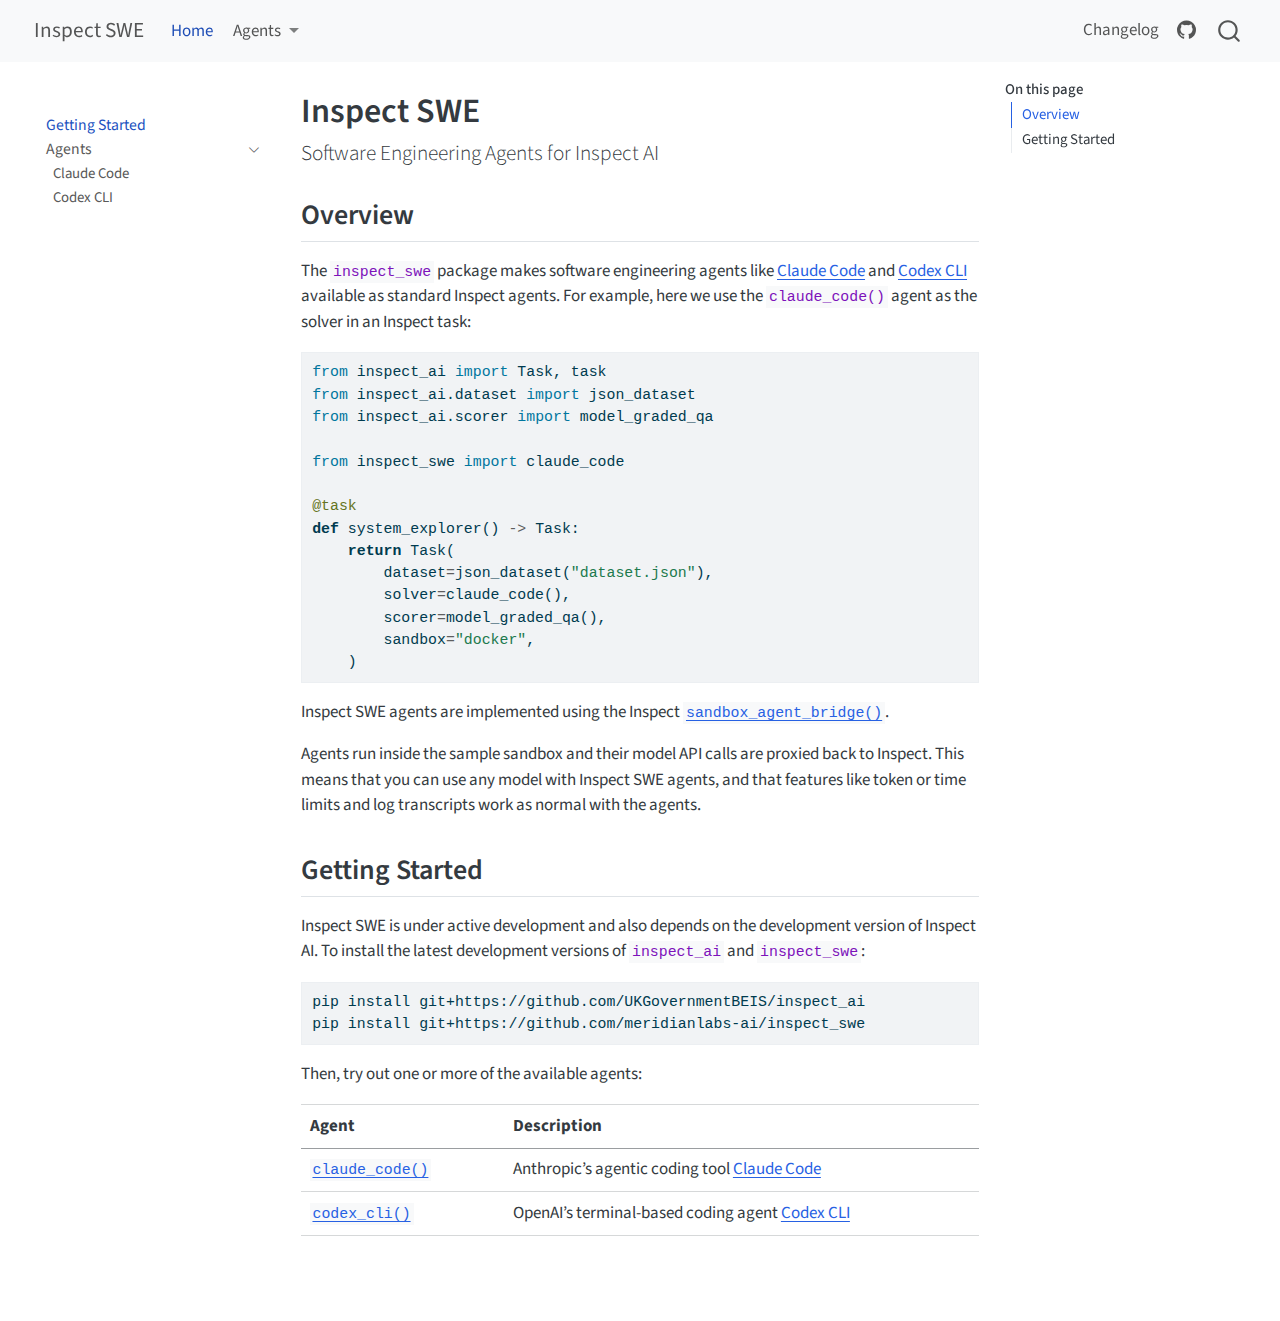
<file: index.html>
<!DOCTYPE html>
<html xmlns="http://www.w3.org/1999/xhtml" lang="en" xml:lang="en"><head>

<meta charset="utf-8">
<meta name="generator" content="quarto-99.9.9">

<meta name="viewport" content="width=device-width, initial-scale=1.0, user-scalable=yes">


<title>Inspect SWE</title>
<style>
code{white-space: pre-wrap;}
span.smallcaps{font-variant: small-caps;}
div.columns{display: flex; gap: min(4vw, 1.5em);}
div.column{flex: auto; overflow-x: auto;}
div.hanging-indent{margin-left: 1.5em; text-indent: -1.5em;}
ul.task-list{list-style: none;}
ul.task-list li input[type="checkbox"] {
  width: 0.8em;
  margin: 0 0.8em 0.2em -1em; /* quarto-specific, see https://github.com/quarto-dev/quarto-cli/issues/4556 */ 
  vertical-align: middle;
}
/* CSS for syntax highlighting */
html { -webkit-text-size-adjust: 100%; }
pre > code.sourceCode { white-space: pre; position: relative; }
pre > code.sourceCode > span { display: inline-block; line-height: 1.25; }
pre > code.sourceCode > span:empty { height: 1.2em; }
.sourceCode { overflow: visible; }
code.sourceCode > span { color: inherit; text-decoration: inherit; }
div.sourceCode { margin: 1em 0; }
pre.sourceCode { margin: 0; }
@media screen {
div.sourceCode { overflow: auto; }
}
@media print {
pre > code.sourceCode { white-space: pre-wrap; }
pre > code.sourceCode > span { text-indent: -5em; padding-left: 5em; }
}
pre.numberSource code
  { counter-reset: source-line 0; }
pre.numberSource code > span
  { position: relative; left: -4em; counter-increment: source-line; }
pre.numberSource code > span > a:first-child::before
  { content: counter(source-line);
    position: relative; left: -1em; text-align: right; vertical-align: baseline;
    border: none; display: inline-block;
    -webkit-touch-callout: none; -webkit-user-select: none;
    -khtml-user-select: none; -moz-user-select: none;
    -ms-user-select: none; user-select: none;
    padding: 0 4px; width: 4em;
  }
pre.numberSource { margin-left: 3em;  padding-left: 4px; }
div.sourceCode
  {   }
@media screen {
pre > code.sourceCode > span > a:first-child::before { text-decoration: underline; }
}
</style>


<script src="site_libs/quarto-nav/quarto-nav.js"></script>
<script src="site_libs/quarto-nav/headroom.min.js"></script>
<script src="site_libs/clipboard/clipboard.min.js"></script>
<script src="site_libs/quarto-search/autocomplete.umd.js"></script>
<script src="site_libs/quarto-search/fuse.min.js"></script>
<script src="site_libs/quarto-search/quarto-search.js"></script>
<meta name="quarto:offset" content="./">
<script src="site_libs/quarto-html/quarto.js" type="module"></script>
<script src="site_libs/quarto-html/tabsets/tabsets.js" type="module"></script>
<script src="site_libs/quarto-html/axe/axe-check.js" type="module"></script>
<script src="site_libs/quarto-html/popper.min.js"></script>
<script src="site_libs/quarto-html/tippy.umd.min.js"></script>
<script src="site_libs/quarto-html/anchor.min.js"></script>
<link href="site_libs/quarto-html/tippy.css" rel="stylesheet">
<link href="site_libs/quarto-html/quarto-syntax-highlighting-3aa970819e70fbc78806154e5a1fcd28.css" rel="stylesheet" id="quarto-text-highlighting-styles">
<script src="site_libs/bootstrap/bootstrap.min.js"></script>
<link href="site_libs/bootstrap/bootstrap-icons.css" rel="stylesheet">
<link href="site_libs/bootstrap/bootstrap-7414f2f015810d9716cd2cb4ea7e2161.min.css" rel="stylesheet" append-hash="true" id="quarto-bootstrap" data-mode="light">
<script id="quarto-search-options" type="application/json">{
  "location": "navbar",
  "copy-button": false,
  "collapse-after": 3,
  "panel-placement": "end",
  "type": "overlay",
  "limit": 50,
  "keyboard-shortcut": [
    "f",
    "/",
    "s"
  ],
  "show-item-context": false,
  "language": {
    "search-no-results-text": "No results",
    "search-matching-documents-text": "matching documents",
    "search-copy-link-title": "Copy link to search",
    "search-hide-matches-text": "Hide additional matches",
    "search-more-match-text": "more match in this document",
    "search-more-matches-text": "more matches in this document",
    "search-clear-button-title": "Clear",
    "search-text-placeholder": "",
    "search-detached-cancel-button-title": "Cancel",
    "search-submit-button-title": "Submit",
    "search-label": "Search"
  }
}</script>


<link rel="stylesheet" href="styles.css">
</head>

<body class="nav-sidebar floating nav-fixed quarto-light">

<div id="quarto-search-results"></div>
  <header id="quarto-header" class="headroom fixed-top">
    <nav class="navbar navbar-expand-lg " data-bs-theme="dark">
      <div class="navbar-container container-fluid">
      <div class="navbar-brand-container mx-auto">
    <a href="./index.html" class="navbar-brand navbar-brand-logo">
    </a>
    <a class="navbar-brand" href="./index.html">
    <span class="navbar-title">Inspect SWE</span>
    </a>
  </div>
            <div id="quarto-search" class="" title="Search"></div>
          <button class="navbar-toggler" type="button" data-bs-toggle="collapse" data-bs-target="#navbarCollapse" aria-controls="navbarCollapse" role="menu" aria-expanded="false" aria-label="Toggle navigation" onclick="if (window.quartoToggleHeadroom) { window.quartoToggleHeadroom(); }">
  <span class="navbar-toggler-icon"></span>
</button>
          <div class="collapse navbar-collapse" id="navbarCollapse">
            <ul class="navbar-nav navbar-nav-scroll me-auto">
  <li class="nav-item">
    <a class="nav-link active" href="./index.html" aria-current="page"> 
<span class="menu-text">Home</span></a>
  </li>  
  <li class="nav-item dropdown ">
    <a class="nav-link dropdown-toggle" href="#" id="nav-menu-agents" role="link" data-bs-toggle="dropdown" aria-expanded="false">
 <span class="menu-text">Agents</span>
    </a>
    <ul class="dropdown-menu" aria-labelledby="nav-menu-agents">    
        <li>
    <a class="dropdown-item" href="./claude_code.html">
 <span class="dropdown-text">Claude Code</span></a>
  </li>  
        <li>
    <a class="dropdown-item" href="./codex_cli.html">
 <span class="dropdown-text">Codex CLI</span></a>
  </li>  
    </ul>
  </li>
</ul>
            <ul class="navbar-nav navbar-nav-scroll ms-auto">
  <li class="nav-item">
    <a class="nav-link" href="./CHANGELOG.html"> 
<span class="menu-text">Changelog</span></a>
  </li>  
  <li class="nav-item compact">
    <a class="nav-link" href="https://github.com/meridianlabs-ai/inspect_swe"> <i class="bi bi-github" role="img" aria-label="GitHub">
</i> 
<span class="menu-text"></span></a>
  </li>  
</ul>
          </div> <!-- /navcollapse -->
            <div class="quarto-navbar-tools">
</div>
      </div> <!-- /container-fluid -->
    </nav>
  <nav class="quarto-secondary-nav">
    <div class="container-fluid d-flex">
      <button type="button" class="quarto-btn-toggle btn" data-bs-toggle="collapse" role="button" data-bs-target=".quarto-sidebar-collapse-item" aria-controls="quarto-sidebar" aria-expanded="false" aria-label="Toggle sidebar navigation" onclick="if (window.quartoToggleHeadroom) { window.quartoToggleHeadroom(); }">
        <i class="bi bi-layout-text-sidebar-reverse"></i>
      </button>
        <nav class="quarto-page-breadcrumbs" aria-label="breadcrumb"><ol class="breadcrumb"><li class="breadcrumb-item"><a href="./index.html">Getting Started</a></li></ol></nav>
        <a class="flex-grow-1" role="navigation" data-bs-toggle="collapse" data-bs-target=".quarto-sidebar-collapse-item" aria-controls="quarto-sidebar" aria-expanded="false" aria-label="Toggle sidebar navigation" onclick="if (window.quartoToggleHeadroom) { window.quartoToggleHeadroom(); }">      
        </a>
    </div>
  </nav>
</header>
<!-- content -->
<div id="quarto-content" class="quarto-container page-columns page-rows-contents page-layout-article page-navbar">
<!-- sidebar -->
  <nav id="quarto-sidebar" class="sidebar collapse collapse-horizontal quarto-sidebar-collapse-item sidebar-navigation floating overflow-auto">
    <div class="pt-lg-2 mt-2 text-left sidebar-header">
      <a href="./index.html" class="sidebar-logo-link">
      </a>
      </div>
    <div class="sidebar-menu-container"> 
    <ul class="list-unstyled mt-1">
        <li class="sidebar-item">
  <div class="sidebar-item-container"> 
  <a href="./index.html" class="sidebar-item-text sidebar-link active">
 <span class="menu-text">Getting Started</span></a>
  </div>
</li>
        <li class="sidebar-item sidebar-item-section">
      <div class="sidebar-item-container"> 
            <a class="sidebar-item-text sidebar-link text-start" data-bs-toggle="collapse" data-bs-target="#quarto-sidebar-section-1" role="navigation" aria-expanded="true">
 <span class="menu-text">Agents</span></a>
          <a class="sidebar-item-toggle text-start" data-bs-toggle="collapse" data-bs-target="#quarto-sidebar-section-1" role="navigation" aria-expanded="true" aria-label="Toggle section">
            <i class="bi bi-chevron-right ms-2"></i>
          </a> 
      </div>
      <ul id="quarto-sidebar-section-1" class="collapse list-unstyled sidebar-section depth1 show">  
          <li class="sidebar-item">
  <div class="sidebar-item-container"> 
  <a href="./claude_code.html" class="sidebar-item-text sidebar-link">
 <span class="menu-text">Claude Code</span></a>
  </div>
</li>
          <li class="sidebar-item">
  <div class="sidebar-item-container"> 
  <a href="./codex_cli.html" class="sidebar-item-text sidebar-link">
 <span class="menu-text">Codex CLI</span></a>
  </div>
</li>
      </ul>
  </li>
    </ul>
    </div>
</nav>
<div id="quarto-sidebar-glass" class="quarto-sidebar-collapse-item" data-bs-toggle="collapse" data-bs-target=".quarto-sidebar-collapse-item"></div>
<!-- margin-sidebar -->
    <div id="quarto-margin-sidebar" class="sidebar margin-sidebar">
        <nav id="TOC" role="doc-toc" class="toc-active">
    <h2 id="toc-title">On this page</h2>
   
  <ul>
  <li><a href="#overview" id="toc-overview" class="nav-link active" data-scroll-target="#overview">Overview</a></li>
  <li><a href="#getting-started" id="toc-getting-started" class="nav-link" data-scroll-target="#getting-started">Getting Started</a></li>
  </ul>
</nav>
    </div>
<!-- main -->
<main class="content" id="quarto-document-content">

<header id="title-block-header" class="quarto-title-block default">
<div class="quarto-title">
<h1 class="title">Inspect SWE</h1>
<p class="subtitle lead">Software Engineering Agents for Inspect AI</p>
</div>



<div class="quarto-title-meta">

    
  
    
  </div>
  


</header>


<section id="overview" class="level2">
<h2 class="anchored" data-anchor-id="overview">Overview</h2>
<p>The <code>inspect_swe</code> package makes software engineering agents like <a href="https://docs.anthropic.com/en/docs/claude-code/overview">Claude Code</a> and <a href="https://github.com/openai/codex">Codex CLI</a> available as standard Inspect agents. For example, here we use the <code>claude_code()</code> agent as the solver in an Inspect task:</p>
<div class="code-copy-outer-scaffold"><div class="sourceCode" id="cb1"><pre class="sourceCode python code-with-copy"><code class="sourceCode python"><span id="cb1-1"><a href="#cb1-1" aria-hidden="true" tabindex="-1"></a><span class="im">from</span> inspect_ai <span class="im">import</span> Task, task</span>
<span id="cb1-2"><a href="#cb1-2" aria-hidden="true" tabindex="-1"></a><span class="im">from</span> inspect_ai.dataset <span class="im">import</span> json_dataset</span>
<span id="cb1-3"><a href="#cb1-3" aria-hidden="true" tabindex="-1"></a><span class="im">from</span> inspect_ai.scorer <span class="im">import</span> model_graded_qa</span>
<span id="cb1-4"><a href="#cb1-4" aria-hidden="true" tabindex="-1"></a></span>
<span id="cb1-5"><a href="#cb1-5" aria-hidden="true" tabindex="-1"></a><span class="im">from</span> inspect_swe <span class="im">import</span> claude_code</span>
<span id="cb1-6"><a href="#cb1-6" aria-hidden="true" tabindex="-1"></a></span>
<span id="cb1-7"><a href="#cb1-7" aria-hidden="true" tabindex="-1"></a><span class="at">@task</span></span>
<span id="cb1-8"><a href="#cb1-8" aria-hidden="true" tabindex="-1"></a><span class="kw">def</span> system_explorer() <span class="op">-&gt;</span> Task:</span>
<span id="cb1-9"><a href="#cb1-9" aria-hidden="true" tabindex="-1"></a>    <span class="cf">return</span> Task(</span>
<span id="cb1-10"><a href="#cb1-10" aria-hidden="true" tabindex="-1"></a>        dataset<span class="op">=</span>json_dataset(<span class="st">"dataset.json"</span>),</span>
<span id="cb1-11"><a href="#cb1-11" aria-hidden="true" tabindex="-1"></a>        solver<span class="op">=</span>claude_code(),</span>
<span id="cb1-12"><a href="#cb1-12" aria-hidden="true" tabindex="-1"></a>        scorer<span class="op">=</span>model_graded_qa(),</span>
<span id="cb1-13"><a href="#cb1-13" aria-hidden="true" tabindex="-1"></a>        sandbox<span class="op">=</span><span class="st">"docker"</span>,</span>
<span id="cb1-14"><a href="#cb1-14" aria-hidden="true" tabindex="-1"></a>    )</span></code></pre></div><button title="Copy to Clipboard" class="code-copy-button"><i class="bi"></i></button></div>
<p>Inspect SWE agents are implemented using the Inspect <a href="https://inspect.aisi.org.uk/agent-bridge.html#sandbox-bridge"><code>sandbox_agent_bridge()</code></a>.</p>
<p>Agents run inside the sample sandbox and their model API calls are proxied back to Inspect. This means that you can use any model with Inspect SWE agents, and that features like token or time limits and log transcripts work as normal with the agents.</p>
</section>
<section id="getting-started" class="level2">
<h2 class="anchored" data-anchor-id="getting-started">Getting Started</h2>
<p>Inspect SWE is under active development and also depends on the development version of Inspect AI. To install the latest development versions of <code>inspect_ai</code> and <code>inspect_swe</code>:</p>
<div class="code-copy-outer-scaffold"><div class="sourceCode" id="cb2"><pre class="sourceCode bash code-with-copy"><code class="sourceCode bash"><span id="cb2-1"><a href="#cb2-1" aria-hidden="true" tabindex="-1"></a><span class="ex">pip</span> install git+https://github.com/UKGovernmentBEIS/inspect_ai</span>
<span id="cb2-2"><a href="#cb2-2" aria-hidden="true" tabindex="-1"></a><span class="ex">pip</span> install git+https://github.com/meridianlabs-ai/inspect_swe</span></code></pre></div><button title="Copy to Clipboard" class="code-copy-button"><i class="bi"></i></button></div>
<p>Then, try out one or more of the available agents:</p>
<table class="caption-top table">
<colgroup>
<col style="width: 30%">
<col style="width: 70%">
</colgroup>
<thead>
<tr class="header">
<th>Agent</th>
<th>Description</th>
</tr>
</thead>
<tbody>
<tr class="odd">
<td><a href="./claude_code.html"><code>claude_code()</code></a></td>
<td>Anthropic’s agentic coding tool <a href="https://docs.anthropic.com/en/docs/claude-code/overview">Claude Code</a></td>
</tr>
<tr class="even">
<td><a href="./codex_cli.html"><code>codex_cli()</code></a></td>
<td>OpenAI’s terminal-based coding agent <a href="https://github.com/openai/codex">Codex CLI</a></td>
</tr>
</tbody>
</table>


</section>

</main> <!-- /main -->
<script id="quarto-html-after-body" type="application/javascript">
  window.document.addEventListener("DOMContentLoaded", function (event) {
    const icon = "";
    const anchorJS = new window.AnchorJS();
    anchorJS.options = {
      placement: 'right',
      icon: icon
    };
    anchorJS.add('.anchored');
    const isCodeAnnotation = (el) => {
      for (const clz of el.classList) {
        if (clz.startsWith('code-annotation-')) {                     
          return true;
        }
      }
      return false;
    }
    const onCopySuccess = function(e) {
      // button target
      const button = e.trigger;
      // don't keep focus
      button.blur();
      // flash "checked"
      button.classList.add('code-copy-button-checked');
      var currentTitle = button.getAttribute("title");
      button.setAttribute("title", "Copied!");
      let tooltip;
      if (window.bootstrap) {
        button.setAttribute("data-bs-toggle", "tooltip");
        button.setAttribute("data-bs-placement", "left");
        button.setAttribute("data-bs-title", "Copied!");
        tooltip = new bootstrap.Tooltip(button, 
          { trigger: "manual", 
            customClass: "code-copy-button-tooltip",
            offset: [0, -8]});
        tooltip.show();    
      }
      setTimeout(function() {
        if (tooltip) {
          tooltip.hide();
          button.removeAttribute("data-bs-title");
          button.removeAttribute("data-bs-toggle");
          button.removeAttribute("data-bs-placement");
        }
        button.setAttribute("title", currentTitle);
        button.classList.remove('code-copy-button-checked');
      }, 1000);
      // clear code selection
      e.clearSelection();
    }
    const getTextToCopy = function(trigger) {
        const codeEl = trigger.previousElementSibling.cloneNode(true);
        for (const childEl of codeEl.children) {
          if (isCodeAnnotation(childEl)) {
            childEl.remove();
          }
        }
        return codeEl.innerText;
    }
    const clipboard = new window.ClipboardJS('.code-copy-button:not([data-in-quarto-modal])', {
      text: getTextToCopy
    });
    clipboard.on('success', onCopySuccess);
    if (window.document.getElementById('quarto-embedded-source-code-modal')) {
      const clipboardModal = new window.ClipboardJS('.code-copy-button[data-in-quarto-modal]', {
        text: getTextToCopy,
        container: window.document.getElementById('quarto-embedded-source-code-modal')
      });
      clipboardModal.on('success', onCopySuccess);
    }
      var localhostRegex = new RegExp(/^(?:http|https):\/\/localhost\:?[0-9]*\//);
      var mailtoRegex = new RegExp(/^mailto:/);
        var filterRegex = new RegExp("https:\/\/meridianlabs-ai\.github\.io\/inspect_swe\/");
      var isInternal = (href) => {
          return filterRegex.test(href) || localhostRegex.test(href) || mailtoRegex.test(href);
      }
      // Inspect non-navigation links and adorn them if external
     var links = window.document.querySelectorAll('a[href]:not(.nav-link):not(.navbar-brand):not(.toc-action):not(.sidebar-link):not(.sidebar-item-toggle):not(.pagination-link):not(.no-external):not([aria-hidden]):not(.dropdown-item):not(.quarto-navigation-tool):not(.about-link)');
      for (var i=0; i<links.length; i++) {
        const link = links[i];
        if (!isInternal(link.href)) {
          // undo the damage that might have been done by quarto-nav.js in the case of
          // links that we want to consider external
          if (link.dataset.originalHref !== undefined) {
            link.href = link.dataset.originalHref;
          }
        }
      }
    function tippyHover(el, contentFn, onTriggerFn, onUntriggerFn) {
      const config = {
        allowHTML: true,
        maxWidth: 500,
        delay: 100,
        arrow: false,
        appendTo: function(el) {
            return el.parentElement;
        },
        interactive: true,
        interactiveBorder: 10,
        theme: 'quarto',
        placement: 'bottom-start',
      };
      if (contentFn) {
        config.content = contentFn;
      }
      if (onTriggerFn) {
        config.onTrigger = onTriggerFn;
      }
      if (onUntriggerFn) {
        config.onUntrigger = onUntriggerFn;
      }
      window.tippy(el, config); 
    }
    const noterefs = window.document.querySelectorAll('a[role="doc-noteref"]');
    for (var i=0; i<noterefs.length; i++) {
      const ref = noterefs[i];
      tippyHover(ref, function() {
        // use id or data attribute instead here
        let href = ref.getAttribute('data-footnote-href') || ref.getAttribute('href');
        try { href = new URL(href).hash; } catch {}
        const id = href.replace(/^#\/?/, "");
        const note = window.document.getElementById(id);
        if (note) {
          return note.innerHTML;
        } else {
          return "";
        }
      });
    }
    const xrefs = window.document.querySelectorAll('a.quarto-xref');
    const processXRef = (id, note) => {
      // Strip column container classes
      const stripColumnClz = (el) => {
        el.classList.remove("page-full", "page-columns");
        if (el.children) {
          for (const child of el.children) {
            stripColumnClz(child);
          }
        }
      }
      stripColumnClz(note)
      if (id === null || id.startsWith('sec-')) {
        // Special case sections, only their first couple elements
        const container = document.createElement("div");
        if (note.children && note.children.length > 2) {
          container.appendChild(note.children[0].cloneNode(true));
          for (let i = 1; i < note.children.length; i++) {
            const child = note.children[i];
            if (child.tagName === "P" && child.innerText === "") {
              continue;
            } else {
              container.appendChild(child.cloneNode(true));
              break;
            }
          }
          if (window.Quarto?.typesetMath) {
            window.Quarto.typesetMath(container);
          }
          return container.innerHTML
        } else {
          if (window.Quarto?.typesetMath) {
            window.Quarto.typesetMath(note);
          }
          return note.innerHTML;
        }
      } else {
        // Remove any anchor links if they are present
        const anchorLink = note.querySelector('a.anchorjs-link');
        if (anchorLink) {
          anchorLink.remove();
        }
        if (window.Quarto?.typesetMath) {
          window.Quarto.typesetMath(note);
        }
        if (note.classList.contains("callout")) {
          return note.outerHTML;
        } else {
          return note.innerHTML;
        }
      }
    }
    for (var i=0; i<xrefs.length; i++) {
      const xref = xrefs[i];
      tippyHover(xref, undefined, function(instance) {
        instance.disable();
        let url = xref.getAttribute('href');
        let hash = undefined; 
        if (url.startsWith('#')) {
          hash = url;
        } else {
          try { hash = new URL(url).hash; } catch {}
        }
        if (hash) {
          const id = hash.replace(/^#\/?/, "");
          const note = window.document.getElementById(id);
          if (note !== null) {
            try {
              const html = processXRef(id, note.cloneNode(true));
              instance.setContent(html);
            } finally {
              instance.enable();
              instance.show();
            }
          } else {
            // See if we can fetch this
            fetch(url.split('#')[0])
            .then(res => res.text())
            .then(html => {
              const parser = new DOMParser();
              const htmlDoc = parser.parseFromString(html, "text/html");
              const note = htmlDoc.getElementById(id);
              if (note !== null) {
                const html = processXRef(id, note);
                instance.setContent(html);
              } 
            }).finally(() => {
              instance.enable();
              instance.show();
            });
          }
        } else {
          // See if we can fetch a full url (with no hash to target)
          // This is a special case and we should probably do some content thinning / targeting
          fetch(url)
          .then(res => res.text())
          .then(html => {
            const parser = new DOMParser();
            const htmlDoc = parser.parseFromString(html, "text/html");
            const note = htmlDoc.querySelector('main.content');
            if (note !== null) {
              // This should only happen for chapter cross references
              // (since there is no id in the URL)
              // remove the first header
              if (note.children.length > 0 && note.children[0].tagName === "HEADER") {
                note.children[0].remove();
              }
              const html = processXRef(null, note);
              instance.setContent(html);
            } 
          }).finally(() => {
            instance.enable();
            instance.show();
          });
        }
      }, function(instance) {
      });
    }
        let selectedAnnoteEl;
        const selectorForAnnotation = ( cell, annotation) => {
          let cellAttr = 'data-code-cell="' + cell + '"';
          let lineAttr = 'data-code-annotation="' +  annotation + '"';
          const selector = 'span[' + cellAttr + '][' + lineAttr + ']';
          return selector;
        }
        const selectCodeLines = (annoteEl) => {
          const doc = window.document;
          const targetCell = annoteEl.getAttribute("data-target-cell");
          const targetAnnotation = annoteEl.getAttribute("data-target-annotation");
          const annoteSpan = window.document.querySelector(selectorForAnnotation(targetCell, targetAnnotation));
          const lines = annoteSpan.getAttribute("data-code-lines").split(",");
          const lineIds = lines.map((line) => {
            return targetCell + "-" + line;
          })
          let top = null;
          let height = null;
          let parent = null;
          if (lineIds.length > 0) {
              //compute the position of the single el (top and bottom and make a div)
              const el = window.document.getElementById(lineIds[0]);
              top = el.offsetTop;
              height = el.offsetHeight;
              parent = el.parentElement.parentElement;
            if (lineIds.length > 1) {
              const lastEl = window.document.getElementById(lineIds[lineIds.length - 1]);
              const bottom = lastEl.offsetTop + lastEl.offsetHeight;
              height = bottom - top;
            }
            if (top !== null && height !== null && parent !== null) {
              // cook up a div (if necessary) and position it 
              let div = window.document.getElementById("code-annotation-line-highlight");
              if (div === null) {
                div = window.document.createElement("div");
                div.setAttribute("id", "code-annotation-line-highlight");
                div.style.position = 'absolute';
                parent.appendChild(div);
              }
              div.style.top = top - 2 + "px";
              div.style.height = height + 4 + "px";
              div.style.left = 0;
              let gutterDiv = window.document.getElementById("code-annotation-line-highlight-gutter");
              if (gutterDiv === null) {
                gutterDiv = window.document.createElement("div");
                gutterDiv.setAttribute("id", "code-annotation-line-highlight-gutter");
                gutterDiv.style.position = 'absolute';
                const codeCell = window.document.getElementById(targetCell);
                const gutter = codeCell.querySelector('.code-annotation-gutter');
                gutter.appendChild(gutterDiv);
              }
              gutterDiv.style.top = top - 2 + "px";
              gutterDiv.style.height = height + 4 + "px";
            }
            selectedAnnoteEl = annoteEl;
          }
        };
        const unselectCodeLines = () => {
          const elementsIds = ["code-annotation-line-highlight", "code-annotation-line-highlight-gutter"];
          elementsIds.forEach((elId) => {
            const div = window.document.getElementById(elId);
            if (div) {
              div.remove();
            }
          });
          selectedAnnoteEl = undefined;
        };
          // Handle positioning of the toggle
      window.addEventListener(
        "resize",
        throttle(() => {
          elRect = undefined;
          if (selectedAnnoteEl) {
            selectCodeLines(selectedAnnoteEl);
          }
        }, 10)
      );
      function throttle(fn, ms) {
      let throttle = false;
      let timer;
        return (...args) => {
          if(!throttle) { // first call gets through
              fn.apply(this, args);
              throttle = true;
          } else { // all the others get throttled
              if(timer) clearTimeout(timer); // cancel #2
              timer = setTimeout(() => {
                fn.apply(this, args);
                timer = throttle = false;
              }, ms);
          }
        };
      }
        // Attach click handler to the DT
        const annoteDls = window.document.querySelectorAll('dt[data-target-cell]');
        for (const annoteDlNode of annoteDls) {
          annoteDlNode.addEventListener('click', (event) => {
            const clickedEl = event.target;
            if (clickedEl !== selectedAnnoteEl) {
              unselectCodeLines();
              const activeEl = window.document.querySelector('dt[data-target-cell].code-annotation-active');
              if (activeEl) {
                activeEl.classList.remove('code-annotation-active');
              }
              selectCodeLines(clickedEl);
              clickedEl.classList.add('code-annotation-active');
            } else {
              // Unselect the line
              unselectCodeLines();
              clickedEl.classList.remove('code-annotation-active');
            }
          });
        }
    const findCites = (el) => {
      const parentEl = el.parentElement;
      if (parentEl) {
        const cites = parentEl.dataset.cites;
        if (cites) {
          return {
            el,
            cites: cites.split(' ')
          };
        } else {
          return findCites(el.parentElement)
        }
      } else {
        return undefined;
      }
    };
    var bibliorefs = window.document.querySelectorAll('a[role="doc-biblioref"]');
    for (var i=0; i<bibliorefs.length; i++) {
      const ref = bibliorefs[i];
      const citeInfo = findCites(ref);
      if (citeInfo) {
        tippyHover(citeInfo.el, function() {
          var popup = window.document.createElement('div');
          citeInfo.cites.forEach(function(cite) {
            var citeDiv = window.document.createElement('div');
            citeDiv.classList.add('hanging-indent');
            citeDiv.classList.add('csl-entry');
            var biblioDiv = window.document.getElementById('ref-' + cite);
            if (biblioDiv) {
              citeDiv.innerHTML = biblioDiv.innerHTML;
            }
            popup.appendChild(citeDiv);
          });
          return popup.innerHTML;
        });
      }
    }
  });
  </script>
</div> <!-- /content -->




</body></html>
</file>
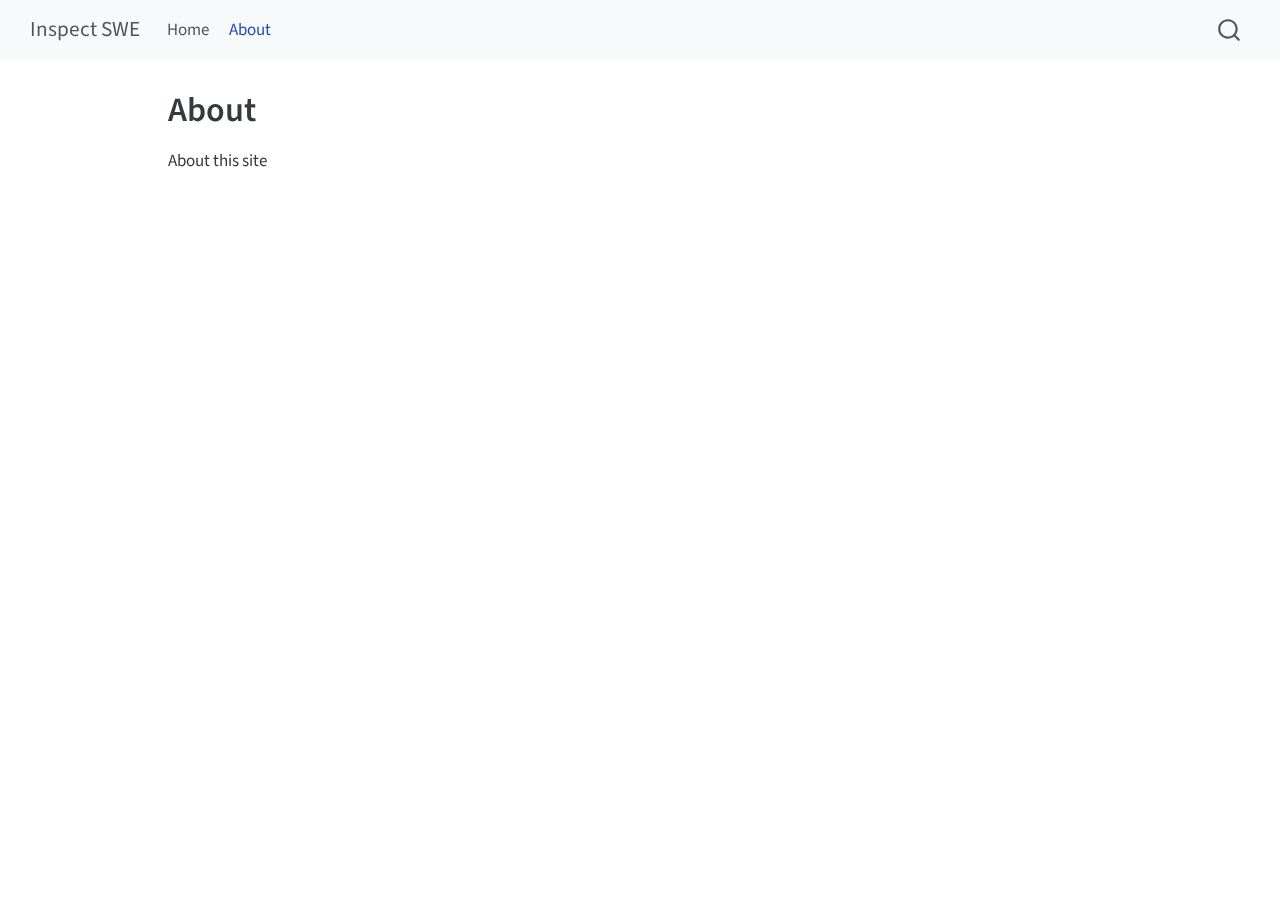
<file: about.html>
<!DOCTYPE html>
<html xmlns="http://www.w3.org/1999/xhtml" lang="en" xml:lang="en"><head>

<meta charset="utf-8">
<meta name="generator" content="quarto-1.7.31">

<meta name="viewport" content="width=device-width, initial-scale=1.0, user-scalable=yes">


<title>About – Inspect SWE</title>
<style>
code{white-space: pre-wrap;}
span.smallcaps{font-variant: small-caps;}
div.columns{display: flex; gap: min(4vw, 1.5em);}
div.column{flex: auto; overflow-x: auto;}
div.hanging-indent{margin-left: 1.5em; text-indent: -1.5em;}
ul.task-list{list-style: none;}
ul.task-list li input[type="checkbox"] {
  width: 0.8em;
  margin: 0 0.8em 0.2em -1em; /* quarto-specific, see https://github.com/quarto-dev/quarto-cli/issues/4556 */ 
  vertical-align: middle;
}
</style>


<script src="site_libs/quarto-nav/quarto-nav.js"></script>
<script src="site_libs/quarto-nav/headroom.min.js"></script>
<script src="site_libs/clipboard/clipboard.min.js"></script>
<script src="site_libs/quarto-search/autocomplete.umd.js"></script>
<script src="site_libs/quarto-search/fuse.min.js"></script>
<script src="site_libs/quarto-search/quarto-search.js"></script>
<meta name="quarto:offset" content="./">
<script src="site_libs/quarto-html/quarto.js" type="module"></script>
<script src="site_libs/quarto-html/tabsets/tabsets.js" type="module"></script>
<script src="site_libs/quarto-html/popper.min.js"></script>
<script src="site_libs/quarto-html/tippy.umd.min.js"></script>
<script src="site_libs/quarto-html/anchor.min.js"></script>
<link href="site_libs/quarto-html/tippy.css" rel="stylesheet">
<link href="site_libs/quarto-html/quarto-syntax-highlighting-e1a5c8363afafaef2c763b6775fbf3ca.css" rel="stylesheet" id="quarto-text-highlighting-styles">
<script src="site_libs/bootstrap/bootstrap.min.js"></script>
<link href="site_libs/bootstrap/bootstrap-icons.css" rel="stylesheet">
<link href="site_libs/bootstrap/bootstrap-c1fac2584b48ed01fb6e278e36375074.min.css" rel="stylesheet" append-hash="true" id="quarto-bootstrap" data-mode="light">
<script id="quarto-search-options" type="application/json">{
  "location": "navbar",
  "copy-button": false,
  "collapse-after": 3,
  "panel-placement": "end",
  "type": "overlay",
  "limit": 50,
  "keyboard-shortcut": [
    "f",
    "/",
    "s"
  ],
  "show-item-context": false,
  "language": {
    "search-no-results-text": "No results",
    "search-matching-documents-text": "matching documents",
    "search-copy-link-title": "Copy link to search",
    "search-hide-matches-text": "Hide additional matches",
    "search-more-match-text": "more match in this document",
    "search-more-matches-text": "more matches in this document",
    "search-clear-button-title": "Clear",
    "search-text-placeholder": "",
    "search-detached-cancel-button-title": "Cancel",
    "search-submit-button-title": "Submit",
    "search-label": "Search"
  }
}</script>


<link rel="stylesheet" href="styles.css">
</head>

<body class="nav-fixed quarto-light">

<div id="quarto-search-results"></div>
  <header id="quarto-header" class="headroom fixed-top">
    <nav class="navbar navbar-expand-lg " data-bs-theme="dark">
      <div class="navbar-container container-fluid">
      <div class="navbar-brand-container mx-auto">
    <a class="navbar-brand" href="./index.html">
    <span class="navbar-title">Inspect SWE</span>
    </a>
  </div>
            <div id="quarto-search" class="" title="Search"></div>
          <button class="navbar-toggler" type="button" data-bs-toggle="collapse" data-bs-target="#navbarCollapse" aria-controls="navbarCollapse" role="menu" aria-expanded="false" aria-label="Toggle navigation" onclick="if (window.quartoToggleHeadroom) { window.quartoToggleHeadroom(); }">
  <span class="navbar-toggler-icon"></span>
</button>
          <div class="collapse navbar-collapse" id="navbarCollapse">
            <ul class="navbar-nav navbar-nav-scroll me-auto">
  <li class="nav-item">
    <a class="nav-link" href="./index.html"> 
<span class="menu-text">Home</span></a>
  </li>  
  <li class="nav-item">
    <a class="nav-link active" href="./about.html" aria-current="page"> 
<span class="menu-text">About</span></a>
  </li>  
</ul>
          </div> <!-- /navcollapse -->
            <div class="quarto-navbar-tools">
</div>
      </div> <!-- /container-fluid -->
    </nav>
</header>
<!-- content -->
<div id="quarto-content" class="quarto-container page-columns page-rows-contents page-layout-article page-navbar">
<!-- sidebar -->
<!-- margin-sidebar -->
    <div id="quarto-margin-sidebar" class="sidebar margin-sidebar zindex-bottom">
        
    </div>
<!-- main -->
<main class="content" id="quarto-document-content">

<header id="title-block-header" class="quarto-title-block default">
<div class="quarto-title">
<h1 class="title">About</h1>
</div>



<div class="quarto-title-meta">

    
  
    
  </div>
  


</header>


<p>About this site</p>



</main> <!-- /main -->
<script id="quarto-html-after-body" type="application/javascript">
  window.document.addEventListener("DOMContentLoaded", function (event) {
    const icon = "";
    const anchorJS = new window.AnchorJS();
    anchorJS.options = {
      placement: 'right',
      icon: icon
    };
    anchorJS.add('.anchored');
    const isCodeAnnotation = (el) => {
      for (const clz of el.classList) {
        if (clz.startsWith('code-annotation-')) {                     
          return true;
        }
      }
      return false;
    }
    const onCopySuccess = function(e) {
      // button target
      const button = e.trigger;
      // don't keep focus
      button.blur();
      // flash "checked"
      button.classList.add('code-copy-button-checked');
      var currentTitle = button.getAttribute("title");
      button.setAttribute("title", "Copied!");
      let tooltip;
      if (window.bootstrap) {
        button.setAttribute("data-bs-toggle", "tooltip");
        button.setAttribute("data-bs-placement", "left");
        button.setAttribute("data-bs-title", "Copied!");
        tooltip = new bootstrap.Tooltip(button, 
          { trigger: "manual", 
            customClass: "code-copy-button-tooltip",
            offset: [0, -8]});
        tooltip.show();    
      }
      setTimeout(function() {
        if (tooltip) {
          tooltip.hide();
          button.removeAttribute("data-bs-title");
          button.removeAttribute("data-bs-toggle");
          button.removeAttribute("data-bs-placement");
        }
        button.setAttribute("title", currentTitle);
        button.classList.remove('code-copy-button-checked');
      }, 1000);
      // clear code selection
      e.clearSelection();
    }
    const getTextToCopy = function(trigger) {
        const codeEl = trigger.previousElementSibling.cloneNode(true);
        for (const childEl of codeEl.children) {
          if (isCodeAnnotation(childEl)) {
            childEl.remove();
          }
        }
        return codeEl.innerText;
    }
    const clipboard = new window.ClipboardJS('.code-copy-button:not([data-in-quarto-modal])', {
      text: getTextToCopy
    });
    clipboard.on('success', onCopySuccess);
    if (window.document.getElementById('quarto-embedded-source-code-modal')) {
      const clipboardModal = new window.ClipboardJS('.code-copy-button[data-in-quarto-modal]', {
        text: getTextToCopy,
        container: window.document.getElementById('quarto-embedded-source-code-modal')
      });
      clipboardModal.on('success', onCopySuccess);
    }
      var localhostRegex = new RegExp(/^(?:http|https):\/\/localhost\:?[0-9]*\//);
      var mailtoRegex = new RegExp(/^mailto:/);
        var filterRegex = new RegExp('/' + window.location.host + '/');
      var isInternal = (href) => {
          return filterRegex.test(href) || localhostRegex.test(href) || mailtoRegex.test(href);
      }
      // Inspect non-navigation links and adorn them if external
     var links = window.document.querySelectorAll('a[href]:not(.nav-link):not(.navbar-brand):not(.toc-action):not(.sidebar-link):not(.sidebar-item-toggle):not(.pagination-link):not(.no-external):not([aria-hidden]):not(.dropdown-item):not(.quarto-navigation-tool):not(.about-link)');
      for (var i=0; i<links.length; i++) {
        const link = links[i];
        if (!isInternal(link.href)) {
          // undo the damage that might have been done by quarto-nav.js in the case of
          // links that we want to consider external
          if (link.dataset.originalHref !== undefined) {
            link.href = link.dataset.originalHref;
          }
        }
      }
    function tippyHover(el, contentFn, onTriggerFn, onUntriggerFn) {
      const config = {
        allowHTML: true,
        maxWidth: 500,
        delay: 100,
        arrow: false,
        appendTo: function(el) {
            return el.parentElement;
        },
        interactive: true,
        interactiveBorder: 10,
        theme: 'quarto',
        placement: 'bottom-start',
      };
      if (contentFn) {
        config.content = contentFn;
      }
      if (onTriggerFn) {
        config.onTrigger = onTriggerFn;
      }
      if (onUntriggerFn) {
        config.onUntrigger = onUntriggerFn;
      }
      window.tippy(el, config); 
    }
    const noterefs = window.document.querySelectorAll('a[role="doc-noteref"]');
    for (var i=0; i<noterefs.length; i++) {
      const ref = noterefs[i];
      tippyHover(ref, function() {
        // use id or data attribute instead here
        let href = ref.getAttribute('data-footnote-href') || ref.getAttribute('href');
        try { href = new URL(href).hash; } catch {}
        const id = href.replace(/^#\/?/, "");
        const note = window.document.getElementById(id);
        if (note) {
          return note.innerHTML;
        } else {
          return "";
        }
      });
    }
    const xrefs = window.document.querySelectorAll('a.quarto-xref');
    const processXRef = (id, note) => {
      // Strip column container classes
      const stripColumnClz = (el) => {
        el.classList.remove("page-full", "page-columns");
        if (el.children) {
          for (const child of el.children) {
            stripColumnClz(child);
          }
        }
      }
      stripColumnClz(note)
      if (id === null || id.startsWith('sec-')) {
        // Special case sections, only their first couple elements
        const container = document.createElement("div");
        if (note.children && note.children.length > 2) {
          container.appendChild(note.children[0].cloneNode(true));
          for (let i = 1; i < note.children.length; i++) {
            const child = note.children[i];
            if (child.tagName === "P" && child.innerText === "") {
              continue;
            } else {
              container.appendChild(child.cloneNode(true));
              break;
            }
          }
          if (window.Quarto?.typesetMath) {
            window.Quarto.typesetMath(container);
          }
          return container.innerHTML
        } else {
          if (window.Quarto?.typesetMath) {
            window.Quarto.typesetMath(note);
          }
          return note.innerHTML;
        }
      } else {
        // Remove any anchor links if they are present
        const anchorLink = note.querySelector('a.anchorjs-link');
        if (anchorLink) {
          anchorLink.remove();
        }
        if (window.Quarto?.typesetMath) {
          window.Quarto.typesetMath(note);
        }
        if (note.classList.contains("callout")) {
          return note.outerHTML;
        } else {
          return note.innerHTML;
        }
      }
    }
    for (var i=0; i<xrefs.length; i++) {
      const xref = xrefs[i];
      tippyHover(xref, undefined, function(instance) {
        instance.disable();
        let url = xref.getAttribute('href');
        let hash = undefined; 
        if (url.startsWith('#')) {
          hash = url;
        } else {
          try { hash = new URL(url).hash; } catch {}
        }
        if (hash) {
          const id = hash.replace(/^#\/?/, "");
          const note = window.document.getElementById(id);
          if (note !== null) {
            try {
              const html = processXRef(id, note.cloneNode(true));
              instance.setContent(html);
            } finally {
              instance.enable();
              instance.show();
            }
          } else {
            // See if we can fetch this
            fetch(url.split('#')[0])
            .then(res => res.text())
            .then(html => {
              const parser = new DOMParser();
              const htmlDoc = parser.parseFromString(html, "text/html");
              const note = htmlDoc.getElementById(id);
              if (note !== null) {
                const html = processXRef(id, note);
                instance.setContent(html);
              } 
            }).finally(() => {
              instance.enable();
              instance.show();
            });
          }
        } else {
          // See if we can fetch a full url (with no hash to target)
          // This is a special case and we should probably do some content thinning / targeting
          fetch(url)
          .then(res => res.text())
          .then(html => {
            const parser = new DOMParser();
            const htmlDoc = parser.parseFromString(html, "text/html");
            const note = htmlDoc.querySelector('main.content');
            if (note !== null) {
              // This should only happen for chapter cross references
              // (since there is no id in the URL)
              // remove the first header
              if (note.children.length > 0 && note.children[0].tagName === "HEADER") {
                note.children[0].remove();
              }
              const html = processXRef(null, note);
              instance.setContent(html);
            } 
          }).finally(() => {
            instance.enable();
            instance.show();
          });
        }
      }, function(instance) {
      });
    }
        let selectedAnnoteEl;
        const selectorForAnnotation = ( cell, annotation) => {
          let cellAttr = 'data-code-cell="' + cell + '"';
          let lineAttr = 'data-code-annotation="' +  annotation + '"';
          const selector = 'span[' + cellAttr + '][' + lineAttr + ']';
          return selector;
        }
        const selectCodeLines = (annoteEl) => {
          const doc = window.document;
          const targetCell = annoteEl.getAttribute("data-target-cell");
          const targetAnnotation = annoteEl.getAttribute("data-target-annotation");
          const annoteSpan = window.document.querySelector(selectorForAnnotation(targetCell, targetAnnotation));
          const lines = annoteSpan.getAttribute("data-code-lines").split(",");
          const lineIds = lines.map((line) => {
            return targetCell + "-" + line;
          })
          let top = null;
          let height = null;
          let parent = null;
          if (lineIds.length > 0) {
              //compute the position of the single el (top and bottom and make a div)
              const el = window.document.getElementById(lineIds[0]);
              top = el.offsetTop;
              height = el.offsetHeight;
              parent = el.parentElement.parentElement;
            if (lineIds.length > 1) {
              const lastEl = window.document.getElementById(lineIds[lineIds.length - 1]);
              const bottom = lastEl.offsetTop + lastEl.offsetHeight;
              height = bottom - top;
            }
            if (top !== null && height !== null && parent !== null) {
              // cook up a div (if necessary) and position it 
              let div = window.document.getElementById("code-annotation-line-highlight");
              if (div === null) {
                div = window.document.createElement("div");
                div.setAttribute("id", "code-annotation-line-highlight");
                div.style.position = 'absolute';
                parent.appendChild(div);
              }
              div.style.top = top - 2 + "px";
              div.style.height = height + 4 + "px";
              div.style.left = 0;
              let gutterDiv = window.document.getElementById("code-annotation-line-highlight-gutter");
              if (gutterDiv === null) {
                gutterDiv = window.document.createElement("div");
                gutterDiv.setAttribute("id", "code-annotation-line-highlight-gutter");
                gutterDiv.style.position = 'absolute';
                const codeCell = window.document.getElementById(targetCell);
                const gutter = codeCell.querySelector('.code-annotation-gutter');
                gutter.appendChild(gutterDiv);
              }
              gutterDiv.style.top = top - 2 + "px";
              gutterDiv.style.height = height + 4 + "px";
            }
            selectedAnnoteEl = annoteEl;
          }
        };
        const unselectCodeLines = () => {
          const elementsIds = ["code-annotation-line-highlight", "code-annotation-line-highlight-gutter"];
          elementsIds.forEach((elId) => {
            const div = window.document.getElementById(elId);
            if (div) {
              div.remove();
            }
          });
          selectedAnnoteEl = undefined;
        };
          // Handle positioning of the toggle
      window.addEventListener(
        "resize",
        throttle(() => {
          elRect = undefined;
          if (selectedAnnoteEl) {
            selectCodeLines(selectedAnnoteEl);
          }
        }, 10)
      );
      function throttle(fn, ms) {
      let throttle = false;
      let timer;
        return (...args) => {
          if(!throttle) { // first call gets through
              fn.apply(this, args);
              throttle = true;
          } else { // all the others get throttled
              if(timer) clearTimeout(timer); // cancel #2
              timer = setTimeout(() => {
                fn.apply(this, args);
                timer = throttle = false;
              }, ms);
          }
        };
      }
        // Attach click handler to the DT
        const annoteDls = window.document.querySelectorAll('dt[data-target-cell]');
        for (const annoteDlNode of annoteDls) {
          annoteDlNode.addEventListener('click', (event) => {
            const clickedEl = event.target;
            if (clickedEl !== selectedAnnoteEl) {
              unselectCodeLines();
              const activeEl = window.document.querySelector('dt[data-target-cell].code-annotation-active');
              if (activeEl) {
                activeEl.classList.remove('code-annotation-active');
              }
              selectCodeLines(clickedEl);
              clickedEl.classList.add('code-annotation-active');
            } else {
              // Unselect the line
              unselectCodeLines();
              clickedEl.classList.remove('code-annotation-active');
            }
          });
        }
    const findCites = (el) => {
      const parentEl = el.parentElement;
      if (parentEl) {
        const cites = parentEl.dataset.cites;
        if (cites) {
          return {
            el,
            cites: cites.split(' ')
          };
        } else {
          return findCites(el.parentElement)
        }
      } else {
        return undefined;
      }
    };
    var bibliorefs = window.document.querySelectorAll('a[role="doc-biblioref"]');
    for (var i=0; i<bibliorefs.length; i++) {
      const ref = bibliorefs[i];
      const citeInfo = findCites(ref);
      if (citeInfo) {
        tippyHover(citeInfo.el, function() {
          var popup = window.document.createElement('div');
          citeInfo.cites.forEach(function(cite) {
            var citeDiv = window.document.createElement('div');
            citeDiv.classList.add('hanging-indent');
            citeDiv.classList.add('csl-entry');
            var biblioDiv = window.document.getElementById('ref-' + cite);
            if (biblioDiv) {
              citeDiv.innerHTML = biblioDiv.innerHTML;
            }
            popup.appendChild(citeDiv);
          });
          return popup.innerHTML;
        });
      }
    }
  });
  </script>
</div> <!-- /content -->




</body></html>
</file>
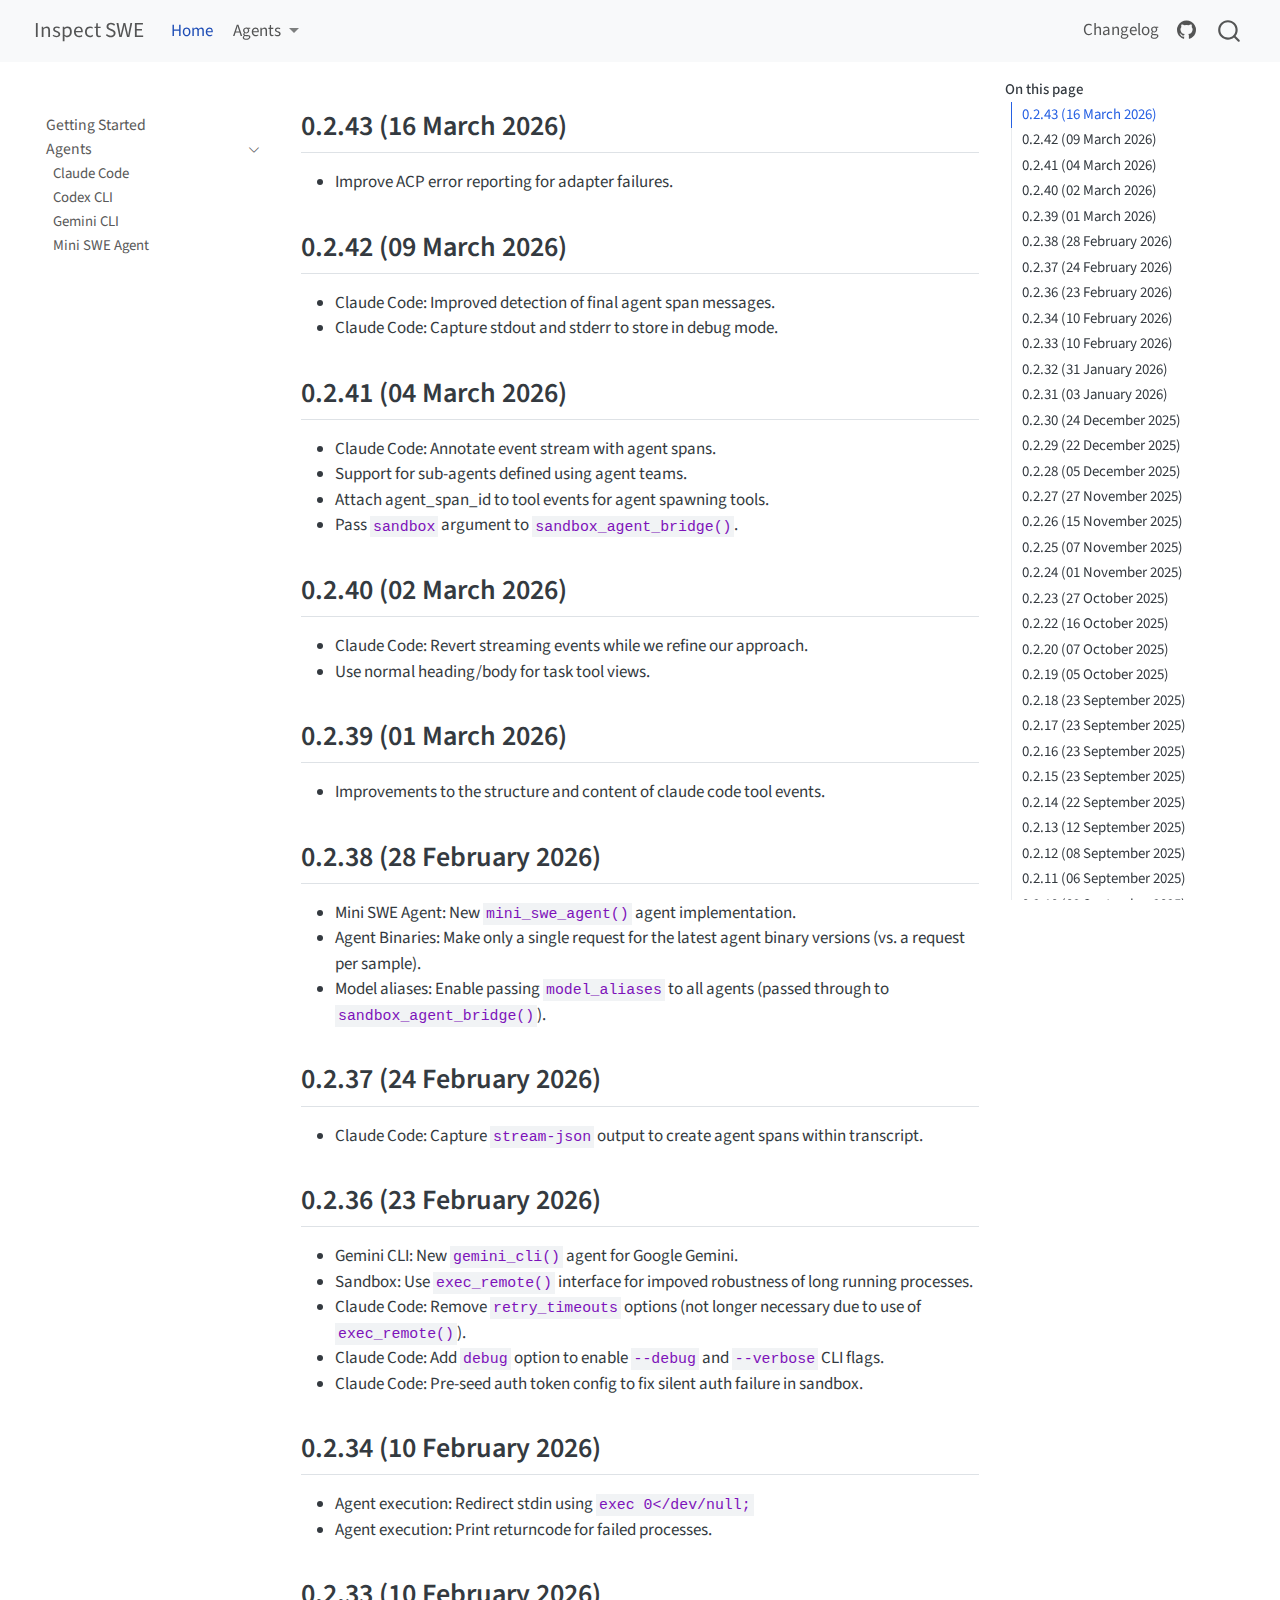
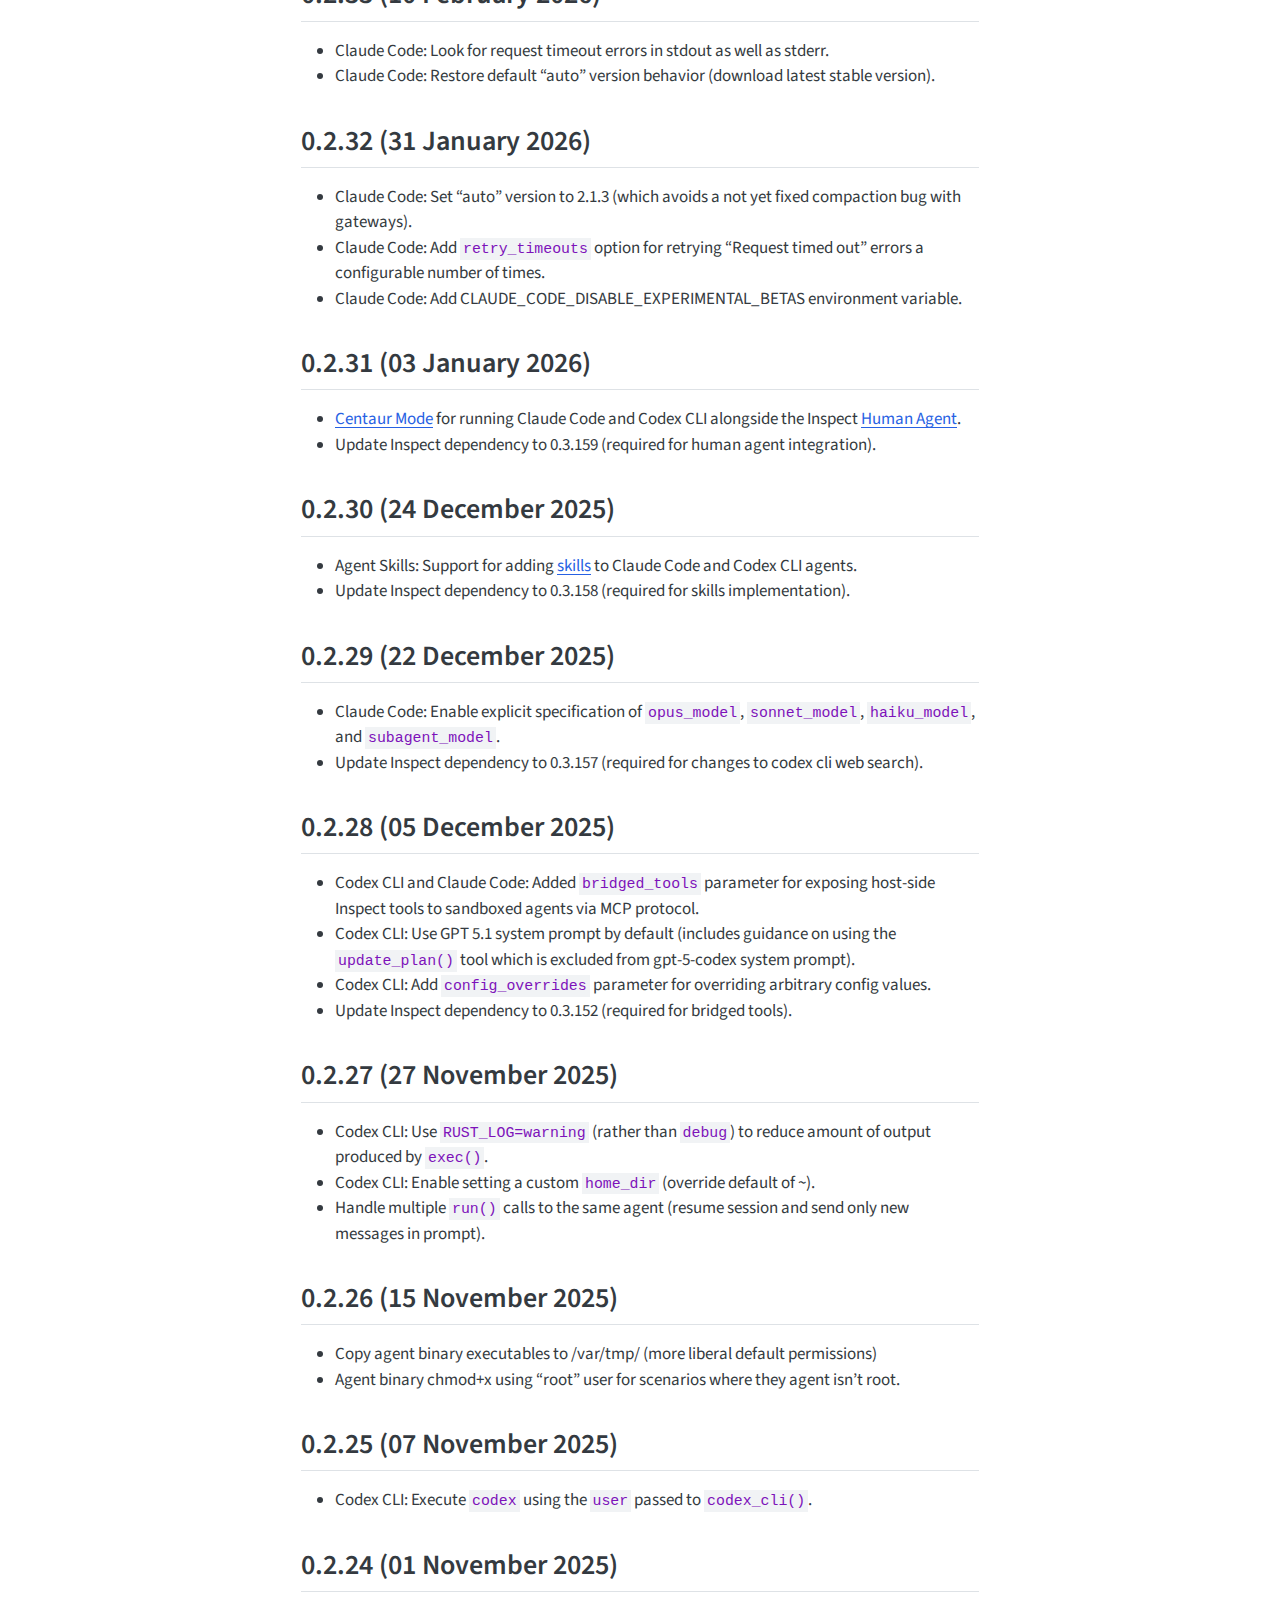
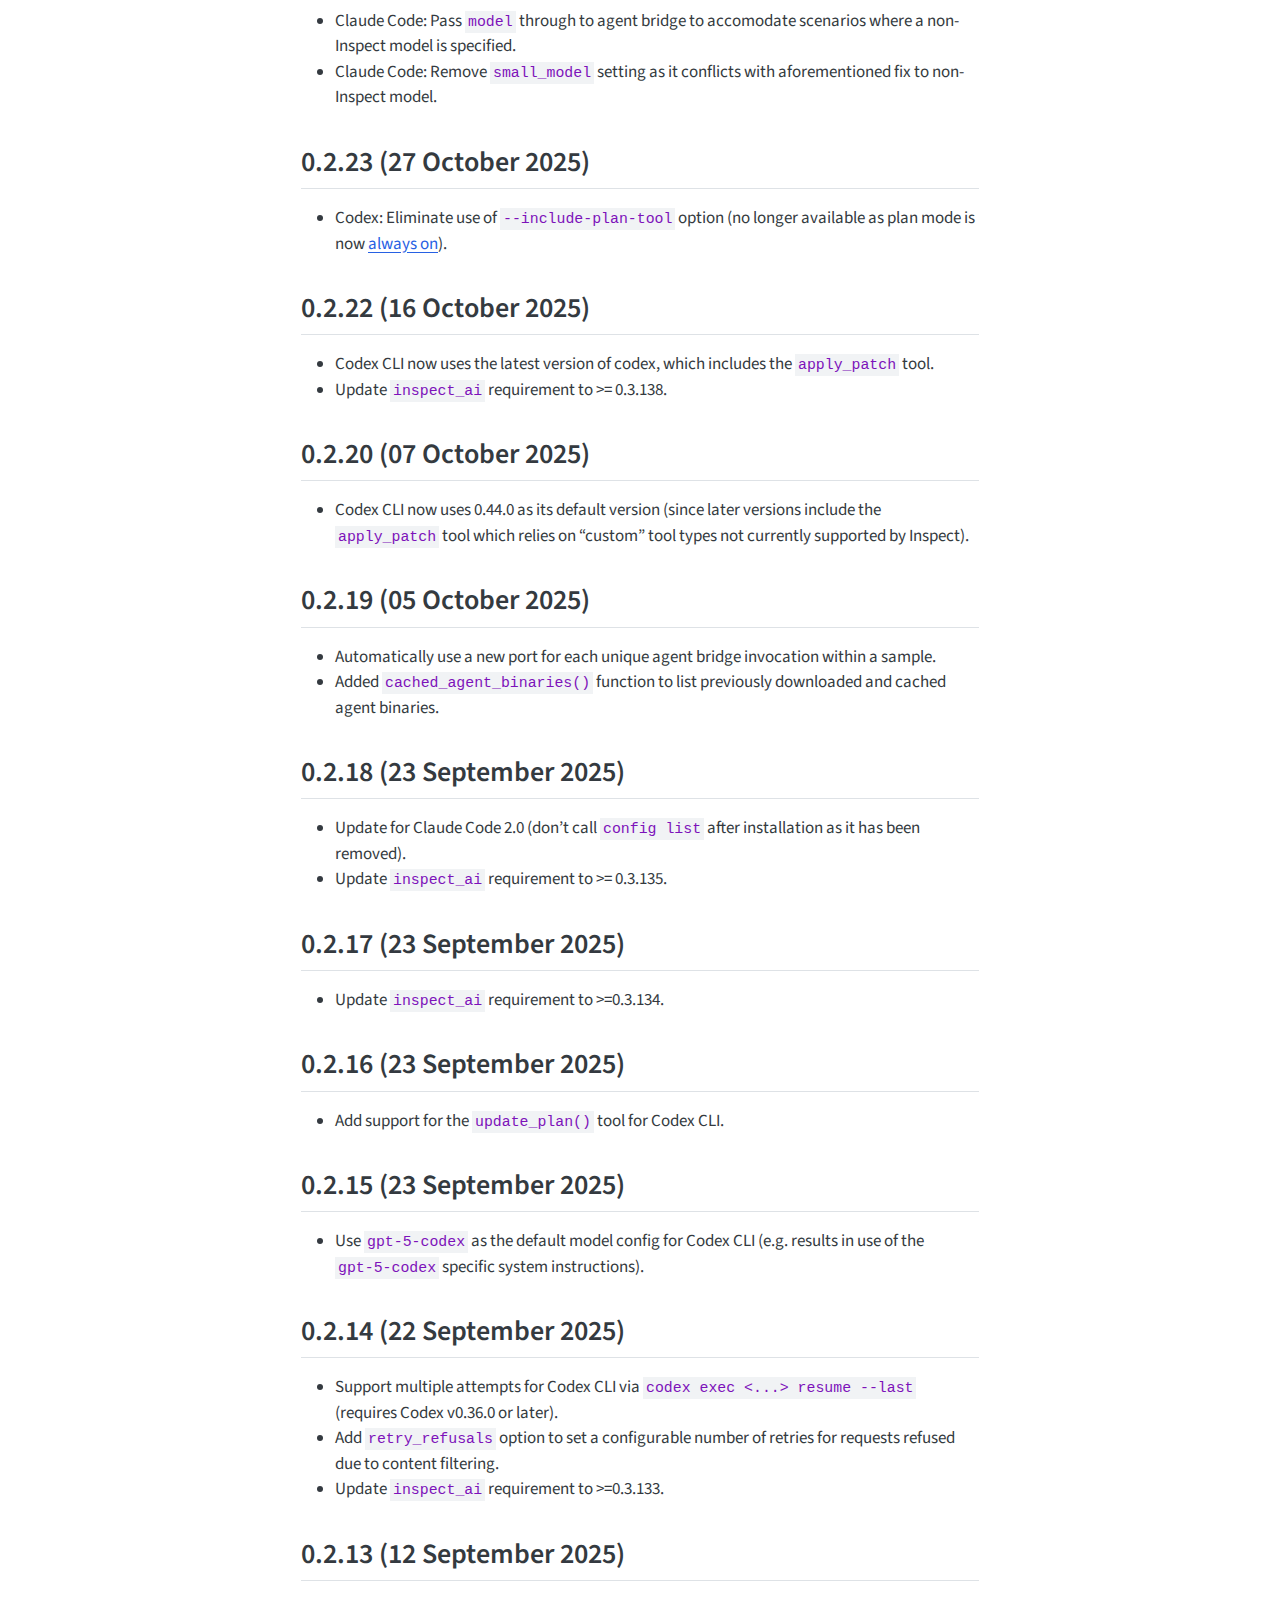
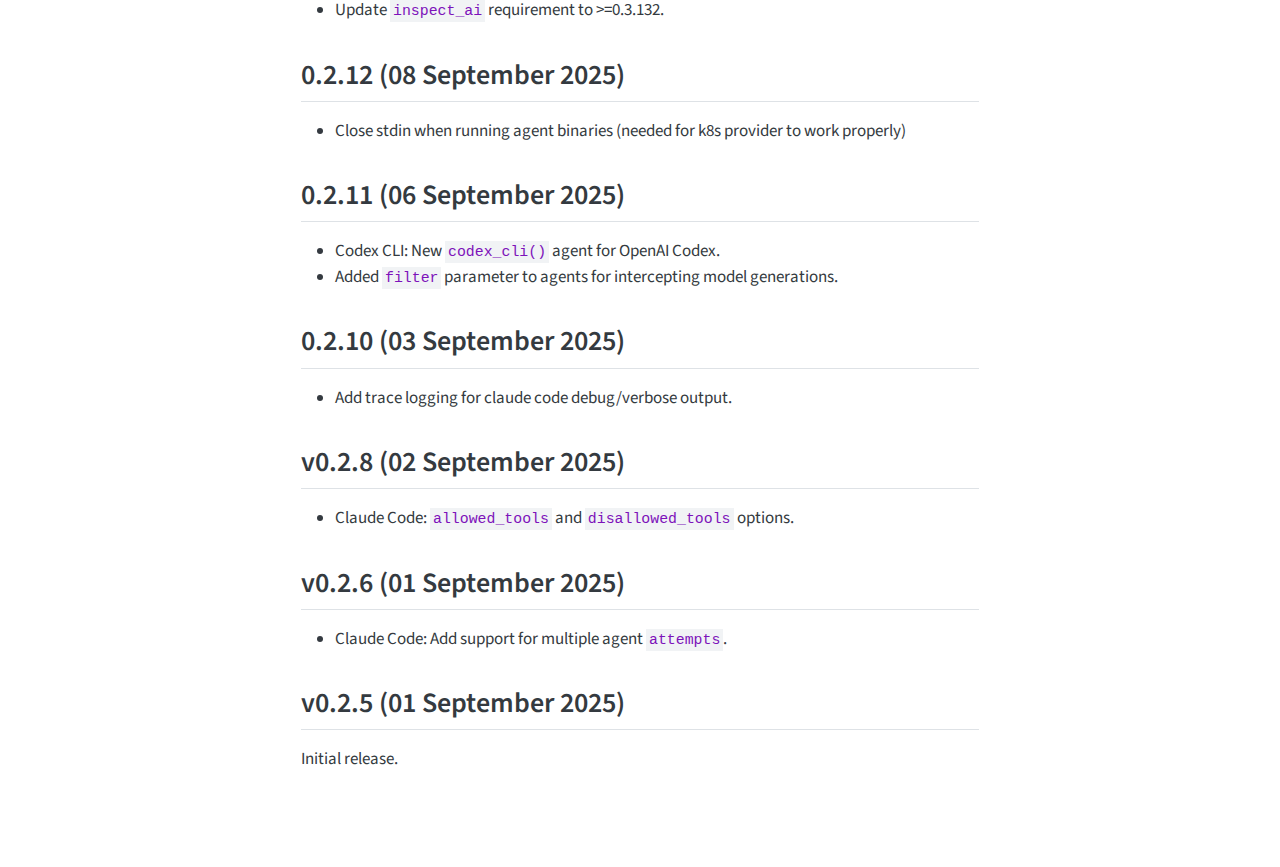
<file: CHANGELOG.html>
<!DOCTYPE html>
<html xmlns="http://www.w3.org/1999/xhtml" lang="en" xml:lang="en"><head>

<meta charset="utf-8">
<meta name="generator" content="quarto-1.8.25">

<meta name="viewport" content="width=device-width, initial-scale=1.0, user-scalable=yes">


<title>changelog – Inspect SWE</title>
<style>
code{white-space: pre-wrap;}
span.smallcaps{font-variant: small-caps;}
div.columns{display: flex; gap: min(4vw, 1.5em);}
div.column{flex: auto; overflow-x: auto;}
div.hanging-indent{margin-left: 1.5em; text-indent: -1.5em;}
ul.task-list{list-style: none;}
ul.task-list li input[type="checkbox"] {
  width: 0.8em;
  margin: 0 0.8em 0.2em -1em; /* quarto-specific, see https://github.com/quarto-dev/quarto-cli/issues/4556 */ 
  vertical-align: middle;
}
</style>


<script src="site_libs/quarto-nav/quarto-nav.js"></script>
<script src="site_libs/quarto-nav/headroom.min.js"></script>
<script src="site_libs/clipboard/clipboard.min.js"></script>
<script src="site_libs/quarto-search/autocomplete.umd.js"></script>
<script src="site_libs/quarto-search/fuse.min.js"></script>
<script src="site_libs/quarto-search/quarto-search.js"></script>
<meta name="quarto:offset" content="./">
<script src="site_libs/quarto-html/quarto.js" type="module"></script>
<script src="site_libs/quarto-html/tabsets/tabsets.js" type="module"></script>
<script src="site_libs/quarto-html/axe/axe-check.js" type="module"></script>
<script src="site_libs/quarto-html/popper.min.js"></script>
<script src="site_libs/quarto-html/tippy.umd.min.js"></script>
<script src="site_libs/quarto-html/anchor.min.js"></script>
<link href="site_libs/quarto-html/tippy.css" rel="stylesheet">
<link href="site_libs/quarto-html/quarto-syntax-highlighting-7b89279ff1a6dce999919e0e67d4d9ec.css" rel="stylesheet" id="quarto-text-highlighting-styles">
<script src="site_libs/bootstrap/bootstrap.min.js"></script>
<link href="site_libs/bootstrap/bootstrap-icons.css" rel="stylesheet">
<link href="site_libs/bootstrap/bootstrap-5b4ad623e5705c0698d39aec6f10cf02.min.css" rel="stylesheet" append-hash="true" id="quarto-bootstrap" data-mode="light">
<script id="quarto-search-options" type="application/json">{
  "location": "navbar",
  "copy-button": false,
  "collapse-after": 3,
  "panel-placement": "end",
  "type": "overlay",
  "limit": 50,
  "keyboard-shortcut": [
    "f",
    "/",
    "s"
  ],
  "show-item-context": false,
  "language": {
    "search-no-results-text": "No results",
    "search-matching-documents-text": "matching documents",
    "search-copy-link-title": "Copy link to search",
    "search-hide-matches-text": "Hide additional matches",
    "search-more-match-text": "more match in this document",
    "search-more-matches-text": "more matches in this document",
    "search-clear-button-title": "Clear",
    "search-text-placeholder": "",
    "search-detached-cancel-button-title": "Cancel",
    "search-submit-button-title": "Submit",
    "search-label": "Search"
  }
}</script>


<link rel="stylesheet" href="styles.css">
</head>

<body class="nav-sidebar floating nav-fixed quarto-light">

<div id="quarto-search-results"></div>
  <header id="quarto-header" class="headroom fixed-top">
    <nav class="navbar navbar-expand-lg " data-bs-theme="dark">
      <div class="navbar-container container-fluid">
      <div class="navbar-brand-container mx-auto">
    <a href="./index.html" class="navbar-brand navbar-brand-logo">
    </a>
    <a class="navbar-brand" href="./index.html">
    <span class="navbar-title">Inspect SWE</span>
    </a>
  </div>
            <div id="quarto-search" class="" title="Search"></div>
          <button class="navbar-toggler" type="button" data-bs-toggle="collapse" data-bs-target="#navbarCollapse" aria-controls="navbarCollapse" role="menu" aria-expanded="false" aria-label="Toggle navigation" onclick="if (window.quartoToggleHeadroom) { window.quartoToggleHeadroom(); }">
  <span class="navbar-toggler-icon"></span>
</button>
          <div class="collapse navbar-collapse" id="navbarCollapse">
            <ul class="navbar-nav navbar-nav-scroll me-auto">
  <li class="nav-item">
    <a class="nav-link active" href="./index.html" aria-current="page"> 
<span class="menu-text">Home</span></a>
  </li>  
  <li class="nav-item dropdown ">
    <a class="nav-link dropdown-toggle" href="#" id="nav-menu-agents" role="link" data-bs-toggle="dropdown" aria-expanded="false">
 <span class="menu-text">Agents</span>
    </a>
    <ul class="dropdown-menu" aria-labelledby="nav-menu-agents">    
        <li>
    <a class="dropdown-item" href="./claude_code.html">
 <span class="dropdown-text">Claude Code</span></a>
  </li>  
        <li>
    <a class="dropdown-item" href="./codex_cli.html">
 <span class="dropdown-text">Codex CLI</span></a>
  </li>  
        <li>
    <a class="dropdown-item" href="./gemini_cli.html">
 <span class="dropdown-text">Gemini CLI</span></a>
  </li>  
        <li>
    <a class="dropdown-item" href="./mini_swe_agent.html">
 <span class="dropdown-text">Mini SWE Agent</span></a>
  </li>  
    </ul>
  </li>
</ul>
            <ul class="navbar-nav navbar-nav-scroll ms-auto">
  <li class="nav-item">
    <a class="nav-link" href="./CHANGELOG.html"> 
<span class="menu-text">Changelog</span></a>
  </li>  
  <li class="nav-item compact">
    <a class="nav-link" href="https://github.com/meridianlabs-ai/inspect_swe"> <i class="bi bi-github" role="img" aria-label="GitHub">
</i> 
<span class="menu-text"></span></a>
  </li>  
</ul>
          </div> <!-- /navcollapse -->
            <div class="quarto-navbar-tools">
</div>
      </div> <!-- /container-fluid -->
    </nav>
  <nav class="quarto-secondary-nav">
    <div class="container-fluid d-flex">
      <button type="button" class="quarto-btn-toggle btn" data-bs-toggle="collapse" role="button" data-bs-target=".quarto-sidebar-collapse-item" aria-controls="quarto-sidebar" aria-expanded="false" aria-label="Toggle sidebar navigation" onclick="if (window.quartoToggleHeadroom) { window.quartoToggleHeadroom(); }">
        <i class="bi bi-layout-text-sidebar-reverse"></i>
      </button>
        <nav class="quarto-page-breadcrumbs" aria-label="breadcrumb"><ol class="breadcrumb"></ol></nav>
        <a class="flex-grow-1" role="navigation" data-bs-toggle="collapse" data-bs-target=".quarto-sidebar-collapse-item" aria-controls="quarto-sidebar" aria-expanded="false" aria-label="Toggle sidebar navigation" onclick="if (window.quartoToggleHeadroom) { window.quartoToggleHeadroom(); }">      
        </a>
    </div>
  </nav>
</header>
<!-- content -->
<div id="quarto-content" class="quarto-container page-columns page-rows-contents page-layout-article page-navbar">
<!-- sidebar -->
  <nav id="quarto-sidebar" class="sidebar collapse collapse-horizontal quarto-sidebar-collapse-item sidebar-navigation floating overflow-auto">
    <div class="pt-lg-2 mt-2 text-left sidebar-header">
      <a href="./index.html" class="sidebar-logo-link">
      </a>
      </div>
    <div class="sidebar-menu-container"> 
    <ul class="list-unstyled mt-1">
        <li class="sidebar-item">
  <div class="sidebar-item-container"> 
  <a href="./index.html" class="sidebar-item-text sidebar-link">
 <span class="menu-text">Getting Started</span></a>
  </div>
</li>
        <li class="sidebar-item sidebar-item-section">
      <div class="sidebar-item-container"> 
            <a class="sidebar-item-text sidebar-link text-start" data-bs-toggle="collapse" data-bs-target="#quarto-sidebar-section-1" role="navigation" aria-expanded="true">
 <span class="menu-text">Agents</span></a>
          <a class="sidebar-item-toggle text-start" data-bs-toggle="collapse" data-bs-target="#quarto-sidebar-section-1" role="navigation" aria-expanded="true" aria-label="Toggle section">
            <i class="bi bi-chevron-right ms-2"></i>
          </a> 
      </div>
      <ul id="quarto-sidebar-section-1" class="collapse list-unstyled sidebar-section depth1 show">  
          <li class="sidebar-item">
  <div class="sidebar-item-container"> 
  <a href="./claude_code.html" class="sidebar-item-text sidebar-link">
 <span class="menu-text">Claude Code</span></a>
  </div>
</li>
          <li class="sidebar-item">
  <div class="sidebar-item-container"> 
  <a href="./codex_cli.html" class="sidebar-item-text sidebar-link">
 <span class="menu-text">Codex CLI</span></a>
  </div>
</li>
          <li class="sidebar-item">
  <div class="sidebar-item-container"> 
  <a href="./gemini_cli.html" class="sidebar-item-text sidebar-link">
 <span class="menu-text">Gemini CLI</span></a>
  </div>
</li>
          <li class="sidebar-item">
  <div class="sidebar-item-container"> 
  <a href="./mini_swe_agent.html" class="sidebar-item-text sidebar-link">
 <span class="menu-text">Mini SWE Agent</span></a>
  </div>
</li>
      </ul>
  </li>
    </ul>
    </div>
</nav>
<div id="quarto-sidebar-glass" class="quarto-sidebar-collapse-item" data-bs-toggle="collapse" data-bs-target=".quarto-sidebar-collapse-item"></div>
<!-- margin-sidebar -->
    <div id="quarto-margin-sidebar" class="sidebar margin-sidebar">
        <nav id="TOC" role="doc-toc" class="toc-active">
    <h2 id="toc-title">On this page</h2>
   
  <ul>
  <li><a href="#march-2026" id="toc-march-2026" class="nav-link active" data-scroll-target="#march-2026">0.2.43 (16 March 2026)</a></li>
  <li><a href="#march-2026-1" id="toc-march-2026-1" class="nav-link" data-scroll-target="#march-2026-1">0.2.42 (09 March 2026)</a></li>
  <li><a href="#march-2026-2" id="toc-march-2026-2" class="nav-link" data-scroll-target="#march-2026-2">0.2.41 (04 March 2026)</a></li>
  <li><a href="#march-2026-3" id="toc-march-2026-3" class="nav-link" data-scroll-target="#march-2026-3">0.2.40 (02 March 2026)</a></li>
  <li><a href="#march-2026-4" id="toc-march-2026-4" class="nav-link" data-scroll-target="#march-2026-4">0.2.39 (01 March 2026)</a></li>
  <li><a href="#february-2026" id="toc-february-2026" class="nav-link" data-scroll-target="#february-2026">0.2.38 (28 February 2026)</a></li>
  <li><a href="#february-2026-1" id="toc-february-2026-1" class="nav-link" data-scroll-target="#february-2026-1">0.2.37 (24 February 2026)</a></li>
  <li><a href="#february-2026-2" id="toc-february-2026-2" class="nav-link" data-scroll-target="#february-2026-2">0.2.36 (23 February 2026)</a></li>
  <li><a href="#february-2026-3" id="toc-february-2026-3" class="nav-link" data-scroll-target="#february-2026-3">0.2.34 (10 February 2026)</a></li>
  <li><a href="#february-2026-4" id="toc-february-2026-4" class="nav-link" data-scroll-target="#february-2026-4">0.2.33 (10 February 2026)</a></li>
  <li><a href="#january-2026" id="toc-january-2026" class="nav-link" data-scroll-target="#january-2026">0.2.32 (31 January 2026)</a></li>
  <li><a href="#january-2026-1" id="toc-january-2026-1" class="nav-link" data-scroll-target="#january-2026-1">0.2.31 (03 January 2026)</a></li>
  <li><a href="#december-2025" id="toc-december-2025" class="nav-link" data-scroll-target="#december-2025">0.2.30 (24 December 2025)</a></li>
  <li><a href="#december-2025-1" id="toc-december-2025-1" class="nav-link" data-scroll-target="#december-2025-1">0.2.29 (22 December 2025)</a></li>
  <li><a href="#december-2025-2" id="toc-december-2025-2" class="nav-link" data-scroll-target="#december-2025-2">0.2.28 (05 December 2025)</a></li>
  <li><a href="#november-2025" id="toc-november-2025" class="nav-link" data-scroll-target="#november-2025">0.2.27 (27 November 2025)</a></li>
  <li><a href="#november-2025-1" id="toc-november-2025-1" class="nav-link" data-scroll-target="#november-2025-1">0.2.26 (15 November 2025)</a></li>
  <li><a href="#november-2025-2" id="toc-november-2025-2" class="nav-link" data-scroll-target="#november-2025-2">0.2.25 (07 November 2025)</a></li>
  <li><a href="#november-2025-3" id="toc-november-2025-3" class="nav-link" data-scroll-target="#november-2025-3">0.2.24 (01 November 2025)</a></li>
  <li><a href="#october-2025" id="toc-october-2025" class="nav-link" data-scroll-target="#october-2025">0.2.23 (27 October 2025)</a></li>
  <li><a href="#october-2025-1" id="toc-october-2025-1" class="nav-link" data-scroll-target="#october-2025-1">0.2.22 (16 October 2025)</a></li>
  <li><a href="#october-2025-2" id="toc-october-2025-2" class="nav-link" data-scroll-target="#october-2025-2">0.2.20 (07 October 2025)</a></li>
  <li><a href="#october-2025-3" id="toc-october-2025-3" class="nav-link" data-scroll-target="#october-2025-3">0.2.19 (05 October 2025)</a></li>
  <li><a href="#september-2025" id="toc-september-2025" class="nav-link" data-scroll-target="#september-2025">0.2.18 (23 September 2025)</a></li>
  <li><a href="#september-2025-1" id="toc-september-2025-1" class="nav-link" data-scroll-target="#september-2025-1">0.2.17 (23 September 2025)</a></li>
  <li><a href="#september-2025-2" id="toc-september-2025-2" class="nav-link" data-scroll-target="#september-2025-2">0.2.16 (23 September 2025)</a></li>
  <li><a href="#september-2025-3" id="toc-september-2025-3" class="nav-link" data-scroll-target="#september-2025-3">0.2.15 (23 September 2025)</a></li>
  <li><a href="#september-2025-4" id="toc-september-2025-4" class="nav-link" data-scroll-target="#september-2025-4">0.2.14 (22 September 2025)</a></li>
  <li><a href="#september-2025-5" id="toc-september-2025-5" class="nav-link" data-scroll-target="#september-2025-5">0.2.13 (12 September 2025)</a></li>
  <li><a href="#september-2025-6" id="toc-september-2025-6" class="nav-link" data-scroll-target="#september-2025-6">0.2.12 (08 September 2025)</a></li>
  <li><a href="#september-2025-7" id="toc-september-2025-7" class="nav-link" data-scroll-target="#september-2025-7">0.2.11 (06 September 2025)</a></li>
  <li><a href="#september-2025-8" id="toc-september-2025-8" class="nav-link" data-scroll-target="#september-2025-8">0.2.10 (03 September 2025)</a></li>
  <li><a href="#v0.2.8-02-september-2025" id="toc-v0.2.8-02-september-2025" class="nav-link" data-scroll-target="#v0.2.8-02-september-2025">v0.2.8 (02 September 2025)</a></li>
  <li><a href="#v0.2.6-01-september-2025" id="toc-v0.2.6-01-september-2025" class="nav-link" data-scroll-target="#v0.2.6-01-september-2025">v0.2.6 (01 September 2025)</a></li>
  <li><a href="#v0.2.5-01-september-2025" id="toc-v0.2.5-01-september-2025" class="nav-link" data-scroll-target="#v0.2.5-01-september-2025">v0.2.5 (01 September 2025)</a></li>
  </ul>
</nav>
    </div>
<!-- main -->
<main class="content" id="quarto-document-content"><header id="title-block-header" class="quarto-title-block"></header>




<section id="march-2026" class="level2">
<h2 class="anchored" data-anchor-id="march-2026">0.2.43 (16 March 2026)</h2>
<ul>
<li>Improve ACP error reporting for adapter failures.</li>
</ul>
</section>
<section id="march-2026-1" class="level2">
<h2 class="anchored" data-anchor-id="march-2026-1">0.2.42 (09 March 2026)</h2>
<ul>
<li>Claude Code: Improved detection of final agent span messages.</li>
<li>Claude Code: Capture stdout and stderr to store in debug mode.</li>
</ul>
</section>
<section id="march-2026-2" class="level2">
<h2 class="anchored" data-anchor-id="march-2026-2">0.2.41 (04 March 2026)</h2>
<ul>
<li>Claude Code: Annotate event stream with agent spans.</li>
<li>Support for sub-agents defined using agent teams.</li>
<li>Attach agent_span_id to tool events for agent spawning tools.</li>
<li>Pass <code>sandbox</code> argument to <code>sandbox_agent_bridge()</code>.</li>
</ul>
</section>
<section id="march-2026-3" class="level2">
<h2 class="anchored" data-anchor-id="march-2026-3">0.2.40 (02 March 2026)</h2>
<ul>
<li>Claude Code: Revert streaming events while we refine our approach.</li>
<li>Use normal heading/body for task tool views.</li>
</ul>
</section>
<section id="march-2026-4" class="level2">
<h2 class="anchored" data-anchor-id="march-2026-4">0.2.39 (01 March 2026)</h2>
<ul>
<li>Improvements to the structure and content of claude code tool events.</li>
</ul>
</section>
<section id="february-2026" class="level2">
<h2 class="anchored" data-anchor-id="february-2026">0.2.38 (28 February 2026)</h2>
<ul>
<li>Mini SWE Agent: New <code>mini_swe_agent()</code> agent implementation.</li>
<li>Agent Binaries: Make only a single request for the latest agent binary versions (vs.&nbsp;a request per sample).</li>
<li>Model aliases: Enable passing <code>model_aliases</code> to all agents (passed through to <code>sandbox_agent_bridge()</code>).</li>
</ul>
</section>
<section id="february-2026-1" class="level2">
<h2 class="anchored" data-anchor-id="february-2026-1">0.2.37 (24 February 2026)</h2>
<ul>
<li>Claude Code: Capture <code>stream-json</code> output to create agent spans within transcript.</li>
</ul>
</section>
<section id="february-2026-2" class="level2">
<h2 class="anchored" data-anchor-id="february-2026-2">0.2.36 (23 February 2026)</h2>
<ul>
<li>Gemini CLI: New <code>gemini_cli()</code> agent for Google Gemini.</li>
<li>Sandbox: Use <code>exec_remote()</code> interface for impoved robustness of long running processes.</li>
<li>Claude Code: Remove <code>retry_timeouts</code> options (not longer necessary due to use of <code>exec_remote()</code>).</li>
<li>Claude Code: Add <code>debug</code> option to enable <code>--debug</code> and <code>--verbose</code> CLI flags.</li>
<li>Claude Code: Pre-seed auth token config to fix silent auth failure in sandbox.</li>
</ul>
</section>
<section id="february-2026-3" class="level2">
<h2 class="anchored" data-anchor-id="february-2026-3">0.2.34 (10 February 2026)</h2>
<ul>
<li>Agent execution: Redirect stdin using <code>exec 0&lt;/dev/null;</code></li>
<li>Agent execution: Print returncode for failed processes.</li>
</ul>
</section>
<section id="february-2026-4" class="level2">
<h2 class="anchored" data-anchor-id="february-2026-4">0.2.33 (10 February 2026)</h2>
<ul>
<li>Claude Code: Look for request timeout errors in stdout as well as stderr.</li>
<li>Claude Code: Restore default “auto” version behavior (download latest stable version).</li>
</ul>
</section>
<section id="january-2026" class="level2">
<h2 class="anchored" data-anchor-id="january-2026">0.2.32 (31 January 2026)</h2>
<ul>
<li>Claude Code: Set “auto” version to 2.1.3 (which avoids a not yet fixed compaction bug with gateways).</li>
<li>Claude Code: Add <code>retry_timeouts</code> option for retrying “Request timed out” errors a configurable number of times.</li>
<li>Claude Code: Add CLAUDE_CODE_DISABLE_EXPERIMENTAL_BETAS environment variable.</li>
</ul>
</section>
<section id="january-2026-1" class="level2">
<h2 class="anchored" data-anchor-id="january-2026-1">0.2.31 (03 January 2026)</h2>
<ul>
<li><a href="https://meridianlabs-ai.github.io/inspect_swe/claude_code.html#centaur-mode">Centaur Mode</a> for running Claude Code and Codex CLI alongside the Inspect <a href="https://inspect.aisi.org.uk/human-agent.html">Human Agent</a>.</li>
<li>Update Inspect dependency to 0.3.159 (required for human agent integration).</li>
</ul>
</section>
<section id="december-2025" class="level2">
<h2 class="anchored" data-anchor-id="december-2025">0.2.30 (24 December 2025)</h2>
<ul>
<li>Agent Skills: Support for adding <a href="https://inspect.aisi.org.uk/tools-standard.html#sec-skill">skills</a> to Claude Code and Codex CLI agents.</li>
<li>Update Inspect dependency to 0.3.158 (required for skills implementation).</li>
</ul>
</section>
<section id="december-2025-1" class="level2">
<h2 class="anchored" data-anchor-id="december-2025-1">0.2.29 (22 December 2025)</h2>
<ul>
<li>Claude Code: Enable explicit specification of <code>opus_model</code>, <code>sonnet_model</code>, <code>haiku_model</code>, and <code>subagent_model</code>.</li>
<li>Update Inspect dependency to 0.3.157 (required for changes to codex cli web search).</li>
</ul>
</section>
<section id="december-2025-2" class="level2">
<h2 class="anchored" data-anchor-id="december-2025-2">0.2.28 (05 December 2025)</h2>
<ul>
<li>Codex CLI and Claude Code: Added <code>bridged_tools</code> parameter for exposing host-side Inspect tools to sandboxed agents via MCP protocol.</li>
<li>Codex CLI: Use GPT 5.1 system prompt by default (includes guidance on using the <code>update_plan()</code> tool which is excluded from gpt-5-codex system prompt).</li>
<li>Codex CLI: Add <code>config_overrides</code> parameter for overriding arbitrary config values.</li>
<li>Update Inspect dependency to 0.3.152 (required for bridged tools).</li>
</ul>
</section>
<section id="november-2025" class="level2">
<h2 class="anchored" data-anchor-id="november-2025">0.2.27 (27 November 2025)</h2>
<ul>
<li>Codex CLI: Use <code>RUST_LOG=warning</code> (rather than <code>debug</code>) to reduce amount of output produced by <code>exec()</code>.</li>
<li>Codex CLI: Enable setting a custom <code>home_dir</code> (override default of ~).</li>
<li>Handle multiple <code>run()</code> calls to the same agent (resume session and send only new messages in prompt).</li>
</ul>
</section>
<section id="november-2025-1" class="level2">
<h2 class="anchored" data-anchor-id="november-2025-1">0.2.26 (15 November 2025)</h2>
<ul>
<li>Copy agent binary executables to /var/tmp/ (more liberal default permissions)</li>
<li>Agent binary chmod+x using “root” user for scenarios where they agent isn’t root.</li>
</ul>
</section>
<section id="november-2025-2" class="level2">
<h2 class="anchored" data-anchor-id="november-2025-2">0.2.25 (07 November 2025)</h2>
<ul>
<li>Codex CLI: Execute <code>codex</code> using the <code>user</code> passed to <code>codex_cli()</code>.</li>
</ul>
</section>
<section id="november-2025-3" class="level2">
<h2 class="anchored" data-anchor-id="november-2025-3">0.2.24 (01 November 2025)</h2>
<ul>
<li>Claude Code: Pass <code>model</code> through to agent bridge to accomodate scenarios where a non-Inspect model is specified.</li>
<li>Claude Code: Remove <code>small_model</code> setting as it conflicts with aforementioned fix to non-Inspect model.</li>
</ul>
</section>
<section id="october-2025" class="level2">
<h2 class="anchored" data-anchor-id="october-2025">0.2.23 (27 October 2025)</h2>
<ul>
<li>Codex: Eliminate use of <code>--include-plan-tool</code> option (no longer available as plan mode is now <a href="https://github.com/openai/codex/pull/5384">always on</a>).</li>
</ul>
</section>
<section id="october-2025-1" class="level2">
<h2 class="anchored" data-anchor-id="october-2025-1">0.2.22 (16 October 2025)</h2>
<ul>
<li>Codex CLI now uses the latest version of codex, which includes the <code>apply_patch</code> tool.</li>
<li>Update <code>inspect_ai</code> requirement to &gt;= 0.3.138.</li>
</ul>
</section>
<section id="october-2025-2" class="level2">
<h2 class="anchored" data-anchor-id="october-2025-2">0.2.20 (07 October 2025)</h2>
<ul>
<li>Codex CLI now uses 0.44.0 as its default version (since later versions include the <code>apply_patch</code> tool which relies on “custom” tool types not currently supported by Inspect).</li>
</ul>
</section>
<section id="october-2025-3" class="level2">
<h2 class="anchored" data-anchor-id="october-2025-3">0.2.19 (05 October 2025)</h2>
<ul>
<li>Automatically use a new port for each unique agent bridge invocation within a sample.</li>
<li>Added <code>cached_agent_binaries()</code> function to list previously downloaded and cached agent binaries.</li>
</ul>
</section>
<section id="september-2025" class="level2">
<h2 class="anchored" data-anchor-id="september-2025">0.2.18 (23 September 2025)</h2>
<ul>
<li>Update for Claude Code 2.0 (don’t call <code>config list</code> after installation as it has been removed).</li>
<li>Update <code>inspect_ai</code> requirement to &gt;= 0.3.135.</li>
</ul>
</section>
<section id="september-2025-1" class="level2">
<h2 class="anchored" data-anchor-id="september-2025-1">0.2.17 (23 September 2025)</h2>
<ul>
<li>Update <code>inspect_ai</code> requirement to &gt;=0.3.134.</li>
</ul>
</section>
<section id="september-2025-2" class="level2">
<h2 class="anchored" data-anchor-id="september-2025-2">0.2.16 (23 September 2025)</h2>
<ul>
<li>Add support for the <code>update_plan()</code> tool for Codex CLI.</li>
</ul>
</section>
<section id="september-2025-3" class="level2">
<h2 class="anchored" data-anchor-id="september-2025-3">0.2.15 (23 September 2025)</h2>
<ul>
<li>Use <code>gpt-5-codex</code> as the default model config for Codex CLI (e.g.&nbsp;results in use of the <code>gpt-5-codex</code> specific system instructions).</li>
</ul>
</section>
<section id="september-2025-4" class="level2">
<h2 class="anchored" data-anchor-id="september-2025-4">0.2.14 (22 September 2025)</h2>
<ul>
<li>Support multiple attempts for Codex CLI via <code>codex exec &lt;...&gt; resume --last</code> (requires Codex v0.36.0 or later).</li>
<li>Add <code>retry_refusals</code> option to set a configurable number of retries for requests refused due to content filtering.</li>
<li>Update <code>inspect_ai</code> requirement to &gt;=0.3.133.</li>
</ul>
</section>
<section id="september-2025-5" class="level2">
<h2 class="anchored" data-anchor-id="september-2025-5">0.2.13 (12 September 2025)</h2>
<ul>
<li>Update <code>inspect_ai</code> requirement to &gt;=0.3.132.</li>
</ul>
</section>
<section id="september-2025-6" class="level2">
<h2 class="anchored" data-anchor-id="september-2025-6">0.2.12 (08 September 2025)</h2>
<ul>
<li>Close stdin when running agent binaries (needed for k8s provider to work properly)</li>
</ul>
</section>
<section id="september-2025-7" class="level2">
<h2 class="anchored" data-anchor-id="september-2025-7">0.2.11 (06 September 2025)</h2>
<ul>
<li>Codex CLI: New <code>codex_cli()</code> agent for OpenAI Codex.</li>
<li>Added <code>filter</code> parameter to agents for intercepting model generations.</li>
</ul>
</section>
<section id="september-2025-8" class="level2">
<h2 class="anchored" data-anchor-id="september-2025-8">0.2.10 (03 September 2025)</h2>
<ul>
<li>Add trace logging for claude code debug/verbose output.</li>
</ul>
</section>
<section id="v0.2.8-02-september-2025" class="level2">
<h2 class="anchored" data-anchor-id="v0.2.8-02-september-2025">v0.2.8 (02 September 2025)</h2>
<ul>
<li>Claude Code: <code>allowed_tools</code> and <code>disallowed_tools</code> options.</li>
</ul>
</section>
<section id="v0.2.6-01-september-2025" class="level2">
<h2 class="anchored" data-anchor-id="v0.2.6-01-september-2025">v0.2.6 (01 September 2025)</h2>
<ul>
<li>Claude Code: Add support for multiple agent <code>attempts</code>.</li>
</ul>
</section>
<section id="v0.2.5-01-september-2025" class="level2">
<h2 class="anchored" data-anchor-id="v0.2.5-01-september-2025">v0.2.5 (01 September 2025)</h2>
<p>Initial release.</p>


</section>

</main> <!-- /main -->
<script id="quarto-html-after-body" type="application/javascript">
  window.document.addEventListener("DOMContentLoaded", function (event) {
    const icon = "";
    const anchorJS = new window.AnchorJS();
    anchorJS.options = {
      placement: 'right',
      icon: icon
    };
    anchorJS.add('.anchored');
    const isCodeAnnotation = (el) => {
      for (const clz of el.classList) {
        if (clz.startsWith('code-annotation-')) {                     
          return true;
        }
      }
      return false;
    }
    const onCopySuccess = function(e) {
      // button target
      const button = e.trigger;
      // don't keep focus
      button.blur();
      // flash "checked"
      button.classList.add('code-copy-button-checked');
      var currentTitle = button.getAttribute("title");
      button.setAttribute("title", "Copied!");
      let tooltip;
      if (window.bootstrap) {
        button.setAttribute("data-bs-toggle", "tooltip");
        button.setAttribute("data-bs-placement", "left");
        button.setAttribute("data-bs-title", "Copied!");
        tooltip = new bootstrap.Tooltip(button, 
          { trigger: "manual", 
            customClass: "code-copy-button-tooltip",
            offset: [0, -8]});
        tooltip.show();    
      }
      setTimeout(function() {
        if (tooltip) {
          tooltip.hide();
          button.removeAttribute("data-bs-title");
          button.removeAttribute("data-bs-toggle");
          button.removeAttribute("data-bs-placement");
        }
        button.setAttribute("title", currentTitle);
        button.classList.remove('code-copy-button-checked');
      }, 1000);
      // clear code selection
      e.clearSelection();
    }
    const getTextToCopy = function(trigger) {
      const outerScaffold = trigger.parentElement.cloneNode(true);
      const codeEl = outerScaffold.querySelector('code');
      for (const childEl of codeEl.children) {
        if (isCodeAnnotation(childEl)) {
          childEl.remove();
        }
      }
      return codeEl.innerText;
    }
    const clipboard = new window.ClipboardJS('.code-copy-button:not([data-in-quarto-modal])', {
      text: getTextToCopy
    });
    clipboard.on('success', onCopySuccess);
    if (window.document.getElementById('quarto-embedded-source-code-modal')) {
      const clipboardModal = new window.ClipboardJS('.code-copy-button[data-in-quarto-modal]', {
        text: getTextToCopy,
        container: window.document.getElementById('quarto-embedded-source-code-modal')
      });
      clipboardModal.on('success', onCopySuccess);
    }
      var localhostRegex = new RegExp(/^(?:http|https):\/\/localhost\:?[0-9]*\//);
      var mailtoRegex = new RegExp(/^mailto:/);
        var filterRegex = new RegExp("https:\/\/meridianlabs-ai\.github\.io\/inspect_swe\/");
      var isInternal = (href) => {
          return filterRegex.test(href) || localhostRegex.test(href) || mailtoRegex.test(href);
      }
      // Inspect non-navigation links and adorn them if external
     var links = window.document.querySelectorAll('a[href]:not(.nav-link):not(.navbar-brand):not(.toc-action):not(.sidebar-link):not(.sidebar-item-toggle):not(.pagination-link):not(.no-external):not([aria-hidden]):not(.dropdown-item):not(.quarto-navigation-tool):not(.about-link)');
      for (var i=0; i<links.length; i++) {
        const link = links[i];
        if (!isInternal(link.href)) {
          // undo the damage that might have been done by quarto-nav.js in the case of
          // links that we want to consider external
          if (link.dataset.originalHref !== undefined) {
            link.href = link.dataset.originalHref;
          }
        }
      }
    function tippyHover(el, contentFn, onTriggerFn, onUntriggerFn) {
      const config = {
        allowHTML: true,
        maxWidth: 500,
        delay: 100,
        arrow: false,
        appendTo: function(el) {
            return el.parentElement;
        },
        interactive: true,
        interactiveBorder: 10,
        theme: 'quarto',
        placement: 'bottom-start',
      };
      if (contentFn) {
        config.content = contentFn;
      }
      if (onTriggerFn) {
        config.onTrigger = onTriggerFn;
      }
      if (onUntriggerFn) {
        config.onUntrigger = onUntriggerFn;
      }
      window.tippy(el, config); 
    }
    const noterefs = window.document.querySelectorAll('a[role="doc-noteref"]');
    for (var i=0; i<noterefs.length; i++) {
      const ref = noterefs[i];
      tippyHover(ref, function() {
        // use id or data attribute instead here
        let href = ref.getAttribute('data-footnote-href') || ref.getAttribute('href');
        try { href = new URL(href).hash; } catch {}
        const id = href.replace(/^#\/?/, "");
        const note = window.document.getElementById(id);
        if (note) {
          return note.innerHTML;
        } else {
          return "";
        }
      });
    }
    const xrefs = window.document.querySelectorAll('a.quarto-xref');
    const processXRef = (id, note) => {
      // Strip column container classes
      const stripColumnClz = (el) => {
        el.classList.remove("page-full", "page-columns");
        if (el.children) {
          for (const child of el.children) {
            stripColumnClz(child);
          }
        }
      }
      stripColumnClz(note)
      if (id === null || id.startsWith('sec-')) {
        // Special case sections, only their first couple elements
        const container = document.createElement("div");
        if (note.children && note.children.length > 2) {
          container.appendChild(note.children[0].cloneNode(true));
          for (let i = 1; i < note.children.length; i++) {
            const child = note.children[i];
            if (child.tagName === "P" && child.innerText === "") {
              continue;
            } else {
              container.appendChild(child.cloneNode(true));
              break;
            }
          }
          if (window.Quarto?.typesetMath) {
            window.Quarto.typesetMath(container);
          }
          return container.innerHTML
        } else {
          if (window.Quarto?.typesetMath) {
            window.Quarto.typesetMath(note);
          }
          return note.innerHTML;
        }
      } else {
        // Remove any anchor links if they are present
        const anchorLink = note.querySelector('a.anchorjs-link');
        if (anchorLink) {
          anchorLink.remove();
        }
        if (window.Quarto?.typesetMath) {
          window.Quarto.typesetMath(note);
        }
        if (note.classList.contains("callout")) {
          return note.outerHTML;
        } else {
          return note.innerHTML;
        }
      }
    }
    for (var i=0; i<xrefs.length; i++) {
      const xref = xrefs[i];
      tippyHover(xref, undefined, function(instance) {
        instance.disable();
        let url = xref.getAttribute('href');
        let hash = undefined; 
        if (url.startsWith('#')) {
          hash = url;
        } else {
          try { hash = new URL(url).hash; } catch {}
        }
        if (hash) {
          const id = hash.replace(/^#\/?/, "");
          const note = window.document.getElementById(id);
          if (note !== null) {
            try {
              const html = processXRef(id, note.cloneNode(true));
              instance.setContent(html);
            } finally {
              instance.enable();
              instance.show();
            }
          } else {
            // See if we can fetch this
            fetch(url.split('#')[0])
            .then(res => res.text())
            .then(html => {
              const parser = new DOMParser();
              const htmlDoc = parser.parseFromString(html, "text/html");
              const note = htmlDoc.getElementById(id);
              if (note !== null) {
                const html = processXRef(id, note);
                instance.setContent(html);
              } 
            }).finally(() => {
              instance.enable();
              instance.show();
            });
          }
        } else {
          // See if we can fetch a full url (with no hash to target)
          // This is a special case and we should probably do some content thinning / targeting
          fetch(url)
          .then(res => res.text())
          .then(html => {
            const parser = new DOMParser();
            const htmlDoc = parser.parseFromString(html, "text/html");
            const note = htmlDoc.querySelector('main.content');
            if (note !== null) {
              // This should only happen for chapter cross references
              // (since there is no id in the URL)
              // remove the first header
              if (note.children.length > 0 && note.children[0].tagName === "HEADER") {
                note.children[0].remove();
              }
              const html = processXRef(null, note);
              instance.setContent(html);
            } 
          }).finally(() => {
            instance.enable();
            instance.show();
          });
        }
      }, function(instance) {
      });
    }
        let selectedAnnoteEl;
        const selectorForAnnotation = ( cell, annotation) => {
          let cellAttr = 'data-code-cell="' + cell + '"';
          let lineAttr = 'data-code-annotation="' +  annotation + '"';
          const selector = 'span[' + cellAttr + '][' + lineAttr + ']';
          return selector;
        }
        const selectCodeLines = (annoteEl) => {
          const doc = window.document;
          const targetCell = annoteEl.getAttribute("data-target-cell");
          const targetAnnotation = annoteEl.getAttribute("data-target-annotation");
          const annoteSpan = window.document.querySelector(selectorForAnnotation(targetCell, targetAnnotation));
          const lines = annoteSpan.getAttribute("data-code-lines").split(",");
          const lineIds = lines.map((line) => {
            return targetCell + "-" + line;
          })
          let top = null;
          let height = null;
          let parent = null;
          if (lineIds.length > 0) {
              //compute the position of the single el (top and bottom and make a div)
              const el = window.document.getElementById(lineIds[0]);
              top = el.offsetTop;
              height = el.offsetHeight;
              parent = el.parentElement.parentElement;
            if (lineIds.length > 1) {
              const lastEl = window.document.getElementById(lineIds[lineIds.length - 1]);
              const bottom = lastEl.offsetTop + lastEl.offsetHeight;
              height = bottom - top;
            }
            if (top !== null && height !== null && parent !== null) {
              // cook up a div (if necessary) and position it 
              let div = window.document.getElementById("code-annotation-line-highlight");
              if (div === null) {
                div = window.document.createElement("div");
                div.setAttribute("id", "code-annotation-line-highlight");
                div.style.position = 'absolute';
                parent.appendChild(div);
              }
              div.style.top = top - 2 + "px";
              div.style.height = height + 4 + "px";
              div.style.left = 0;
              let gutterDiv = window.document.getElementById("code-annotation-line-highlight-gutter");
              if (gutterDiv === null) {
                gutterDiv = window.document.createElement("div");
                gutterDiv.setAttribute("id", "code-annotation-line-highlight-gutter");
                gutterDiv.style.position = 'absolute';
                const codeCell = window.document.getElementById(targetCell);
                const gutter = codeCell.querySelector('.code-annotation-gutter');
                gutter.appendChild(gutterDiv);
              }
              gutterDiv.style.top = top - 2 + "px";
              gutterDiv.style.height = height + 4 + "px";
            }
            selectedAnnoteEl = annoteEl;
          }
        };
        const unselectCodeLines = () => {
          const elementsIds = ["code-annotation-line-highlight", "code-annotation-line-highlight-gutter"];
          elementsIds.forEach((elId) => {
            const div = window.document.getElementById(elId);
            if (div) {
              div.remove();
            }
          });
          selectedAnnoteEl = undefined;
        };
          // Handle positioning of the toggle
      window.addEventListener(
        "resize",
        throttle(() => {
          elRect = undefined;
          if (selectedAnnoteEl) {
            selectCodeLines(selectedAnnoteEl);
          }
        }, 10)
      );
      function throttle(fn, ms) {
      let throttle = false;
      let timer;
        return (...args) => {
          if(!throttle) { // first call gets through
              fn.apply(this, args);
              throttle = true;
          } else { // all the others get throttled
              if(timer) clearTimeout(timer); // cancel #2
              timer = setTimeout(() => {
                fn.apply(this, args);
                timer = throttle = false;
              }, ms);
          }
        };
      }
        // Attach click handler to the DT
        const annoteDls = window.document.querySelectorAll('dt[data-target-cell]');
        for (const annoteDlNode of annoteDls) {
          annoteDlNode.addEventListener('click', (event) => {
            const clickedEl = event.target;
            if (clickedEl !== selectedAnnoteEl) {
              unselectCodeLines();
              const activeEl = window.document.querySelector('dt[data-target-cell].code-annotation-active');
              if (activeEl) {
                activeEl.classList.remove('code-annotation-active');
              }
              selectCodeLines(clickedEl);
              clickedEl.classList.add('code-annotation-active');
            } else {
              // Unselect the line
              unselectCodeLines();
              clickedEl.classList.remove('code-annotation-active');
            }
          });
        }
    const findCites = (el) => {
      const parentEl = el.parentElement;
      if (parentEl) {
        const cites = parentEl.dataset.cites;
        if (cites) {
          return {
            el,
            cites: cites.split(' ')
          };
        } else {
          return findCites(el.parentElement)
        }
      } else {
        return undefined;
      }
    };
    var bibliorefs = window.document.querySelectorAll('a[role="doc-biblioref"]');
    for (var i=0; i<bibliorefs.length; i++) {
      const ref = bibliorefs[i];
      const citeInfo = findCites(ref);
      if (citeInfo) {
        tippyHover(citeInfo.el, function() {
          var popup = window.document.createElement('div');
          citeInfo.cites.forEach(function(cite) {
            var citeDiv = window.document.createElement('div');
            citeDiv.classList.add('hanging-indent');
            citeDiv.classList.add('csl-entry');
            var biblioDiv = window.document.getElementById('ref-' + cite);
            if (biblioDiv) {
              citeDiv.innerHTML = biblioDiv.innerHTML;
            }
            popup.appendChild(citeDiv);
          });
          return popup.innerHTML;
        });
      }
    }
  });
  </script>
</div> <!-- /content -->




</body></html>
</file>
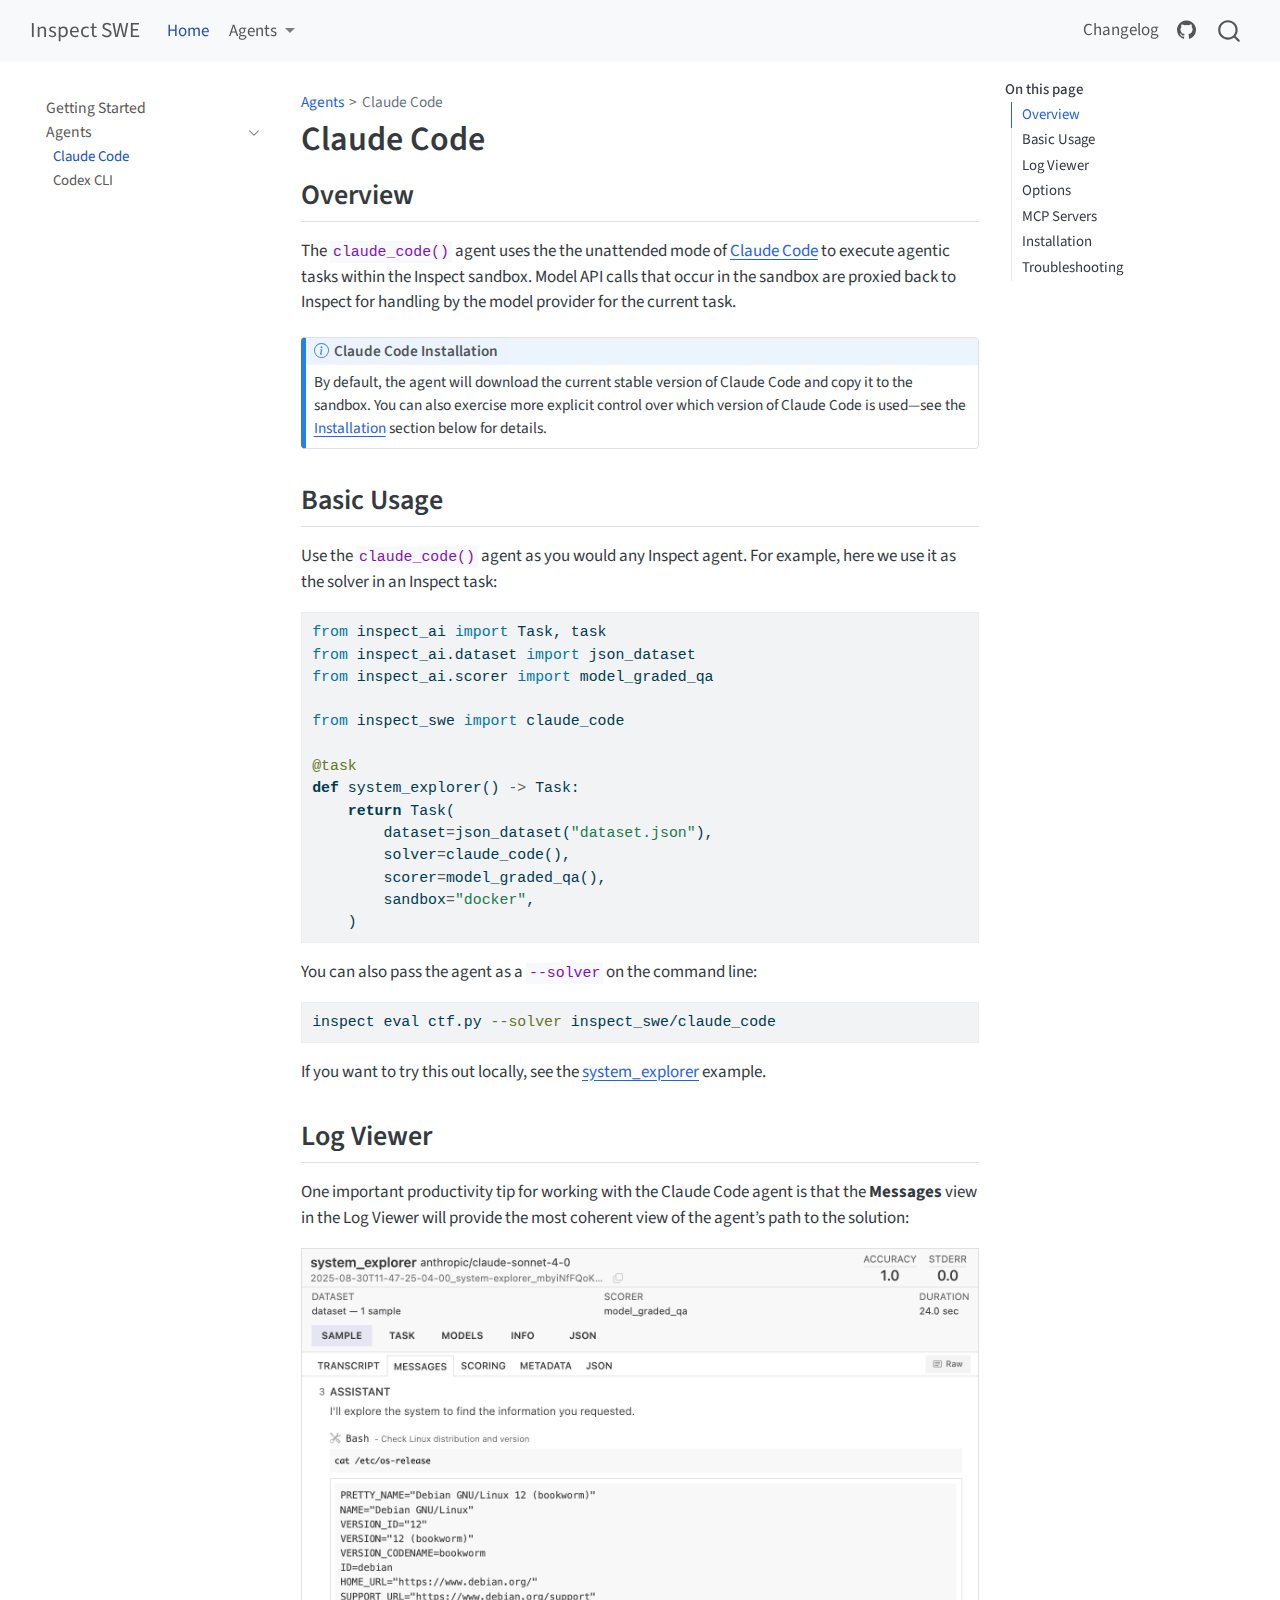
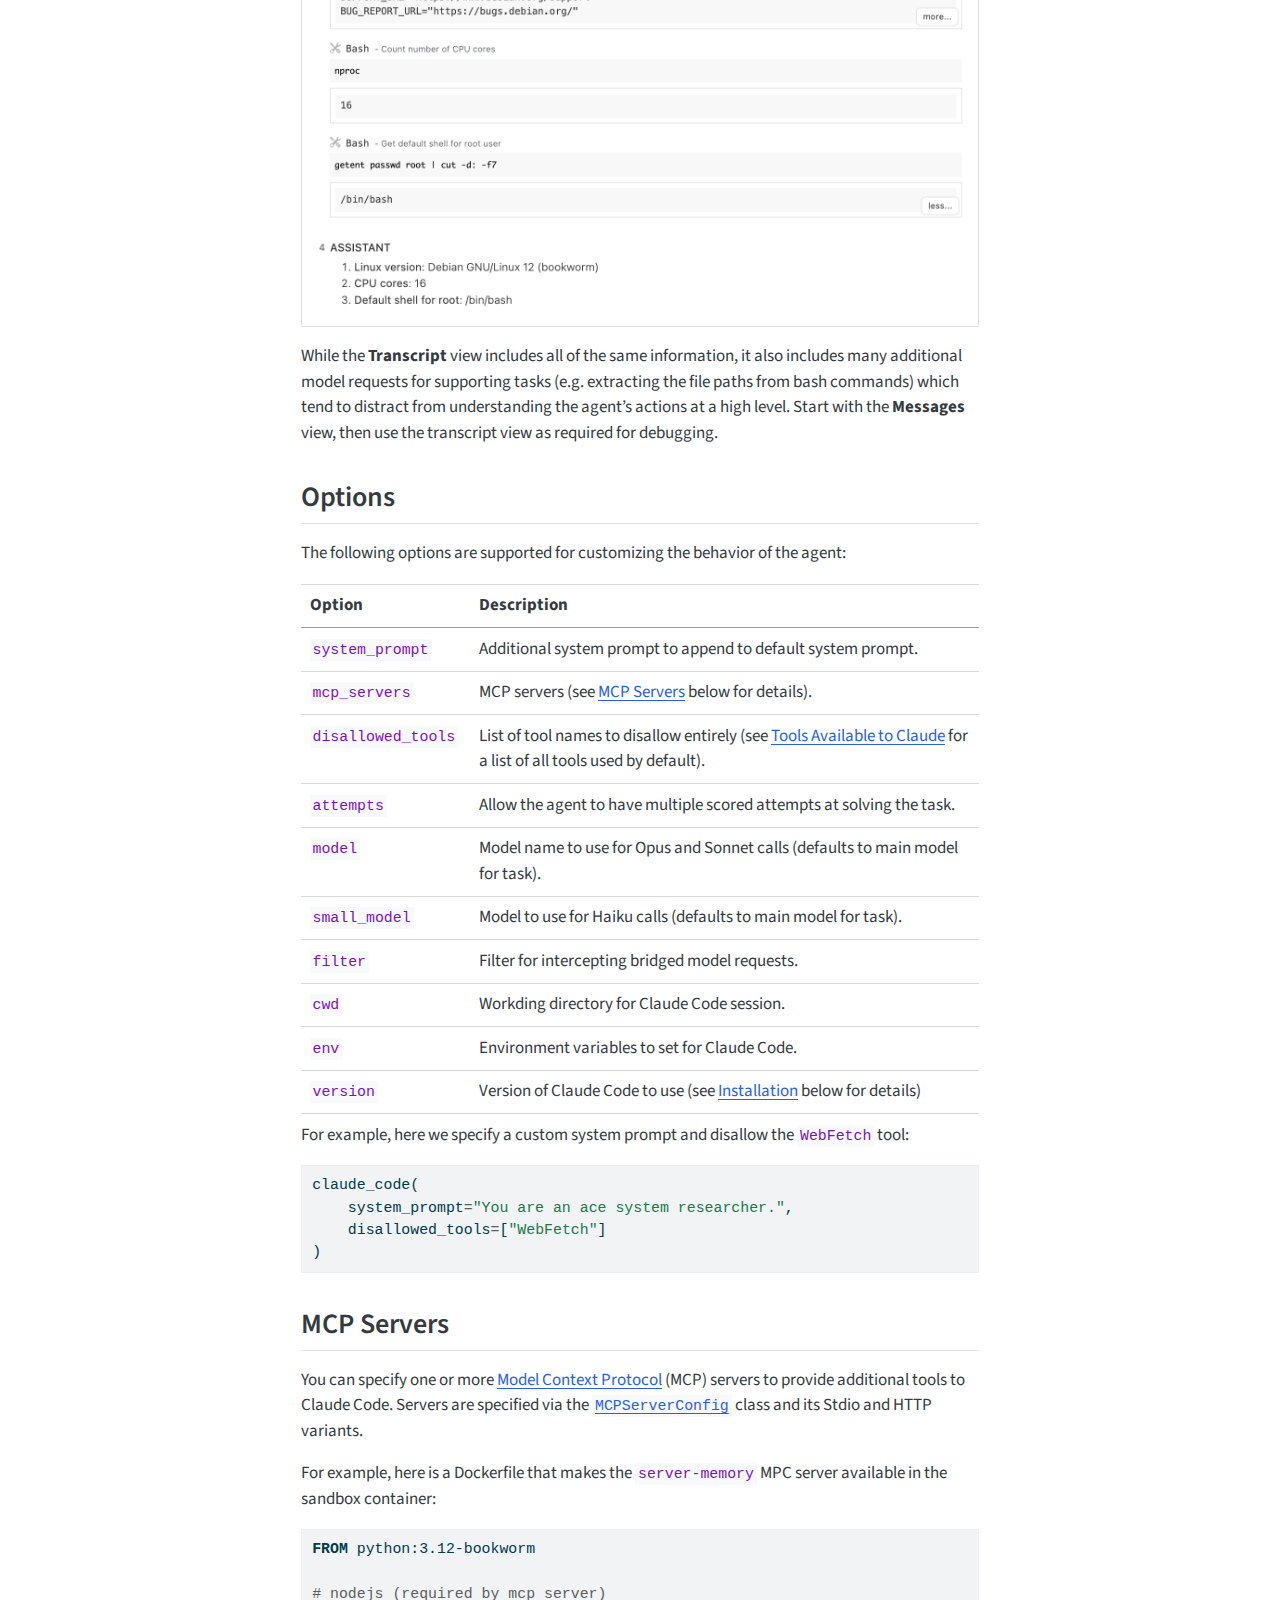
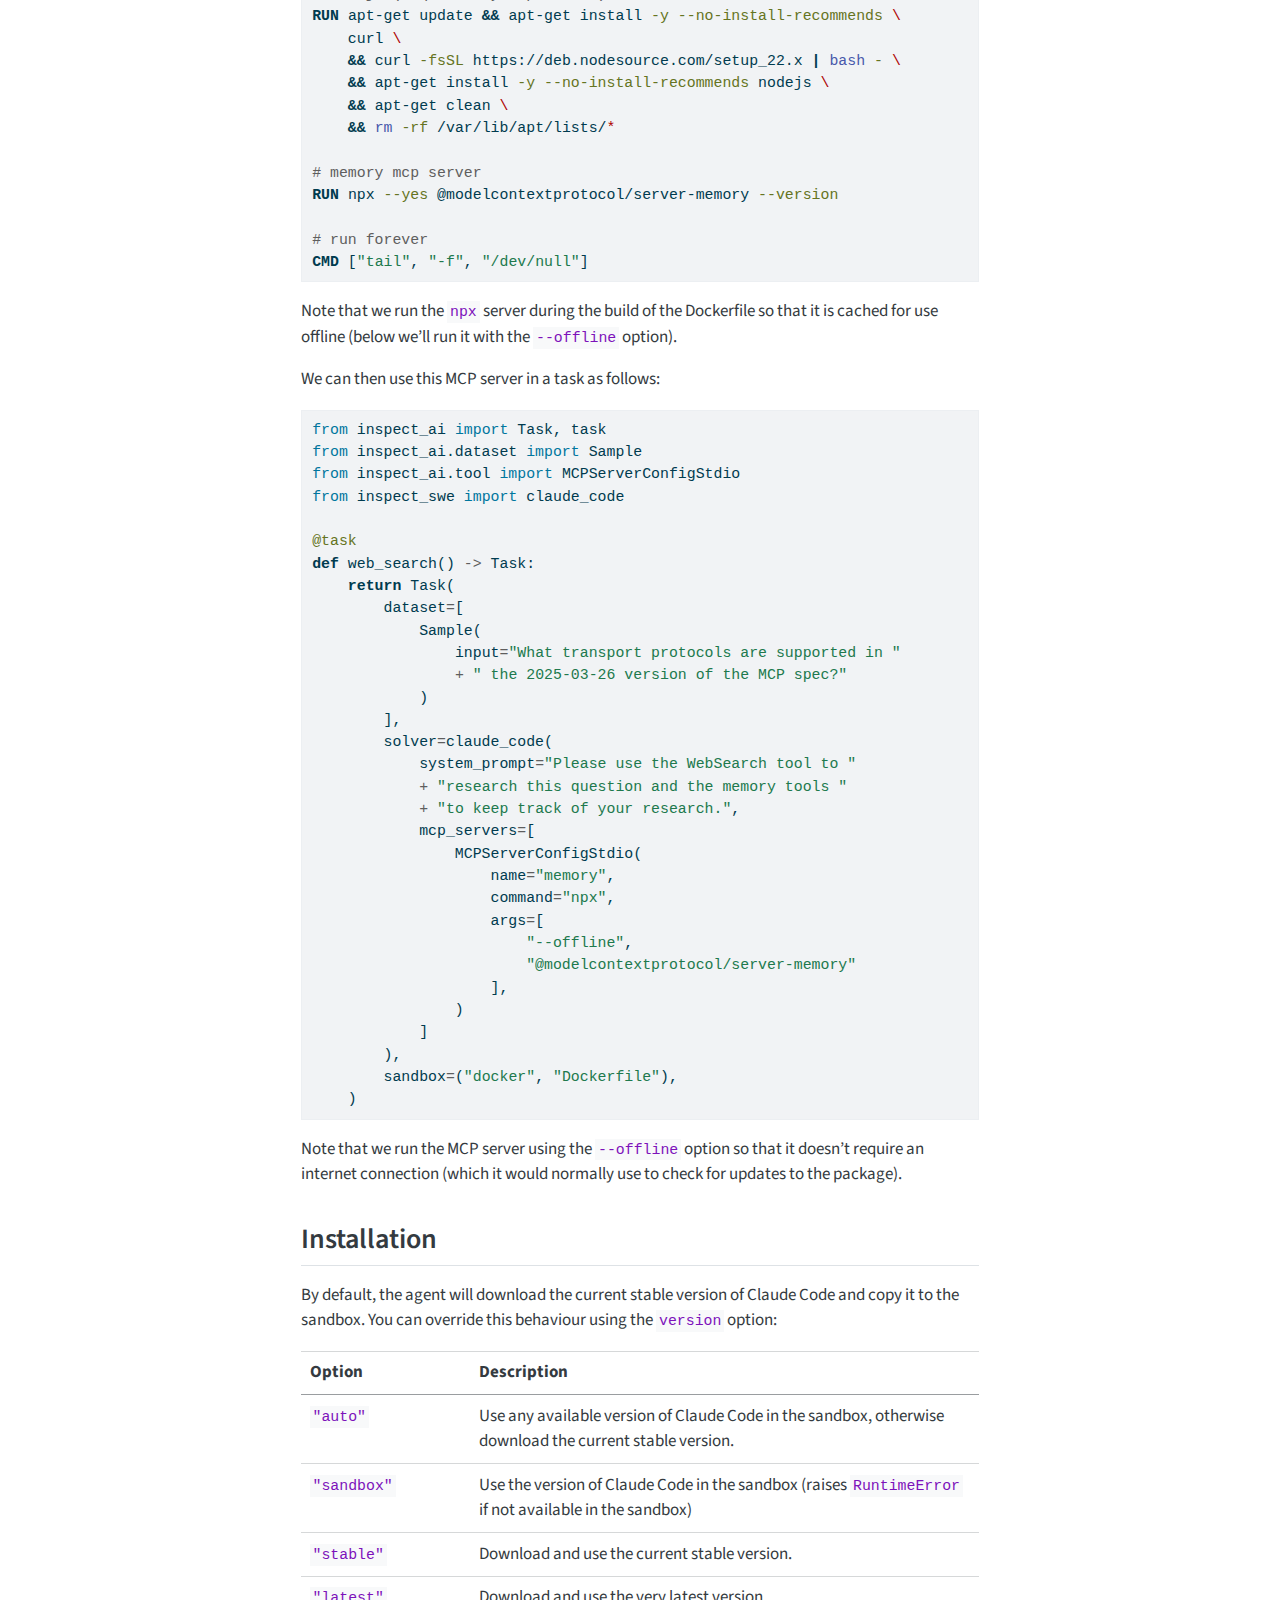
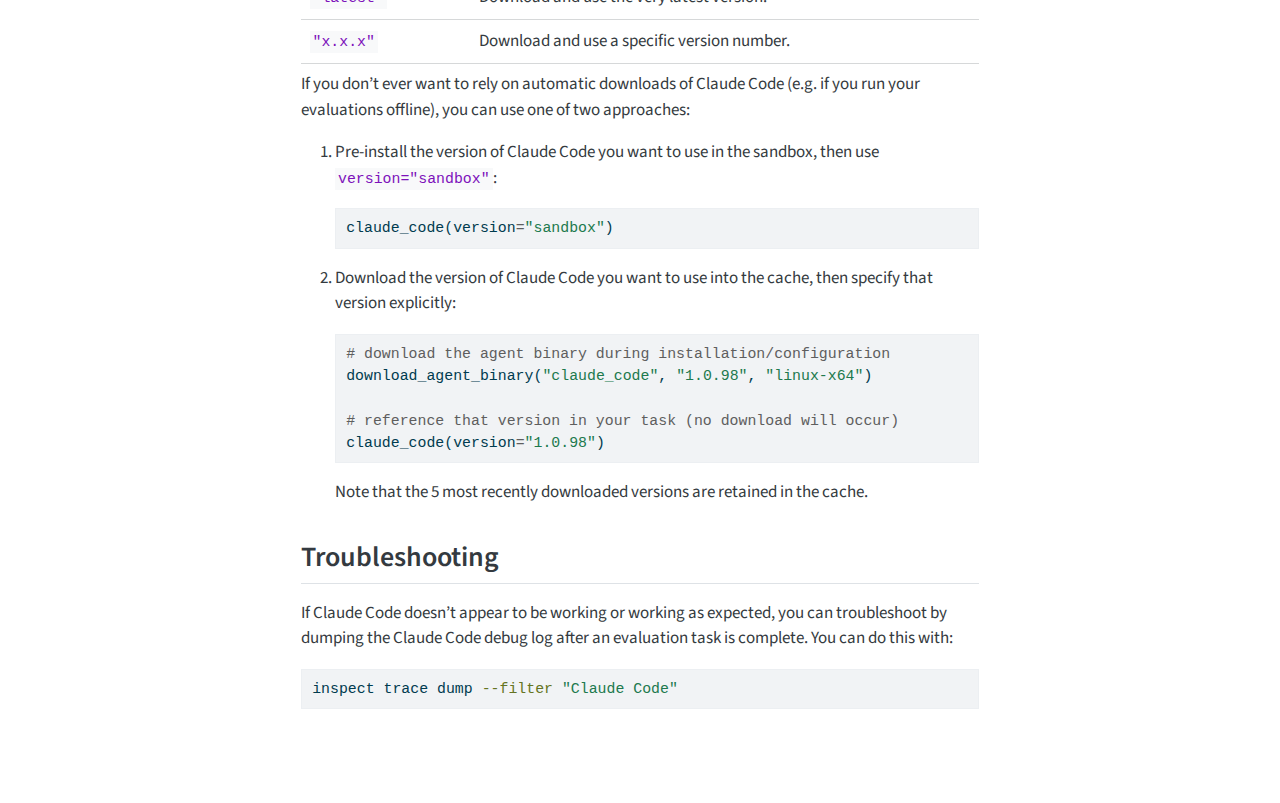
<file: claude_code.html>
<!DOCTYPE html>
<html xmlns="http://www.w3.org/1999/xhtml" lang="en" xml:lang="en"><head>

<meta charset="utf-8">
<meta name="generator" content="quarto-1.7.31">

<meta name="viewport" content="width=device-width, initial-scale=1.0, user-scalable=yes">


<title>Claude Code – Inspect SWE</title>
<style>
code{white-space: pre-wrap;}
span.smallcaps{font-variant: small-caps;}
div.columns{display: flex; gap: min(4vw, 1.5em);}
div.column{flex: auto; overflow-x: auto;}
div.hanging-indent{margin-left: 1.5em; text-indent: -1.5em;}
ul.task-list{list-style: none;}
ul.task-list li input[type="checkbox"] {
  width: 0.8em;
  margin: 0 0.8em 0.2em -1em; /* quarto-specific, see https://github.com/quarto-dev/quarto-cli/issues/4556 */ 
  vertical-align: middle;
}
/* CSS for syntax highlighting */
html { -webkit-text-size-adjust: 100%; }
pre > code.sourceCode { white-space: pre; position: relative; }
pre > code.sourceCode > span { display: inline-block; line-height: 1.25; }
pre > code.sourceCode > span:empty { height: 1.2em; }
.sourceCode { overflow: visible; }
code.sourceCode > span { color: inherit; text-decoration: inherit; }
div.sourceCode { margin: 1em 0; }
pre.sourceCode { margin: 0; }
@media screen {
div.sourceCode { overflow: auto; }
}
@media print {
pre > code.sourceCode { white-space: pre-wrap; }
pre > code.sourceCode > span { text-indent: -5em; padding-left: 5em; }
}
pre.numberSource code
  { counter-reset: source-line 0; }
pre.numberSource code > span
  { position: relative; left: -4em; counter-increment: source-line; }
pre.numberSource code > span > a:first-child::before
  { content: counter(source-line);
    position: relative; left: -1em; text-align: right; vertical-align: baseline;
    border: none; display: inline-block;
    -webkit-touch-callout: none; -webkit-user-select: none;
    -khtml-user-select: none; -moz-user-select: none;
    -ms-user-select: none; user-select: none;
    padding: 0 4px; width: 4em;
  }
pre.numberSource { margin-left: 3em;  padding-left: 4px; }
div.sourceCode
  {   }
@media screen {
pre > code.sourceCode > span > a:first-child::before { text-decoration: underline; }
}
</style>


<script src="site_libs/quarto-nav/quarto-nav.js"></script>
<script src="site_libs/quarto-nav/headroom.min.js"></script>
<script src="site_libs/clipboard/clipboard.min.js"></script>
<script src="site_libs/quarto-search/autocomplete.umd.js"></script>
<script src="site_libs/quarto-search/fuse.min.js"></script>
<script src="site_libs/quarto-search/quarto-search.js"></script>
<meta name="quarto:offset" content="./">
<script src="site_libs/quarto-html/quarto.js" type="module"></script>
<script src="site_libs/quarto-html/tabsets/tabsets.js" type="module"></script>
<script src="site_libs/quarto-html/popper.min.js"></script>
<script src="site_libs/quarto-html/tippy.umd.min.js"></script>
<script src="site_libs/quarto-html/anchor.min.js"></script>
<link href="site_libs/quarto-html/tippy.css" rel="stylesheet">
<link href="site_libs/quarto-html/quarto-syntax-highlighting-e1a5c8363afafaef2c763b6775fbf3ca.css" rel="stylesheet" id="quarto-text-highlighting-styles">
<script src="site_libs/bootstrap/bootstrap.min.js"></script>
<link href="site_libs/bootstrap/bootstrap-icons.css" rel="stylesheet">
<link href="site_libs/bootstrap/bootstrap-c1fac2584b48ed01fb6e278e36375074.min.css" rel="stylesheet" append-hash="true" id="quarto-bootstrap" data-mode="light">
<script id="quarto-search-options" type="application/json">{
  "location": "navbar",
  "copy-button": false,
  "collapse-after": 3,
  "panel-placement": "end",
  "type": "overlay",
  "limit": 50,
  "keyboard-shortcut": [
    "f",
    "/",
    "s"
  ],
  "show-item-context": false,
  "language": {
    "search-no-results-text": "No results",
    "search-matching-documents-text": "matching documents",
    "search-copy-link-title": "Copy link to search",
    "search-hide-matches-text": "Hide additional matches",
    "search-more-match-text": "more match in this document",
    "search-more-matches-text": "more matches in this document",
    "search-clear-button-title": "Clear",
    "search-text-placeholder": "",
    "search-detached-cancel-button-title": "Cancel",
    "search-submit-button-title": "Submit",
    "search-label": "Search"
  }
}</script>


<link rel="stylesheet" href="styles.css">
</head>

<body class="nav-sidebar floating nav-fixed quarto-light">

<div id="quarto-search-results"></div>
  <header id="quarto-header" class="headroom fixed-top">
    <nav class="navbar navbar-expand-lg " data-bs-theme="dark">
      <div class="navbar-container container-fluid">
      <div class="navbar-brand-container mx-auto">
    <a class="navbar-brand" href="./index.html">
    <span class="navbar-title">Inspect SWE</span>
    </a>
  </div>
            <div id="quarto-search" class="" title="Search"></div>
          <button class="navbar-toggler" type="button" data-bs-toggle="collapse" data-bs-target="#navbarCollapse" aria-controls="navbarCollapse" role="menu" aria-expanded="false" aria-label="Toggle navigation" onclick="if (window.quartoToggleHeadroom) { window.quartoToggleHeadroom(); }">
  <span class="navbar-toggler-icon"></span>
</button>
          <div class="collapse navbar-collapse" id="navbarCollapse">
            <ul class="navbar-nav navbar-nav-scroll me-auto">
  <li class="nav-item">
    <a class="nav-link active" href="./index.html" aria-current="page"> 
<span class="menu-text">Home</span></a>
  </li>  
  <li class="nav-item dropdown ">
    <a class="nav-link dropdown-toggle" href="#" id="nav-menu-agents" role="link" data-bs-toggle="dropdown" aria-expanded="false">
 <span class="menu-text">Agents</span>
    </a>
    <ul class="dropdown-menu" aria-labelledby="nav-menu-agents">    
        <li>
    <a class="dropdown-item" href="./claude_code.html">
 <span class="dropdown-text">Claude Code</span></a>
  </li>  
        <li>
    <a class="dropdown-item" href="./codex_cli.html">
 <span class="dropdown-text">Codex CLI</span></a>
  </li>  
    </ul>
  </li>
</ul>
            <ul class="navbar-nav navbar-nav-scroll ms-auto">
  <li class="nav-item">
    <a class="nav-link" href="./CHANGELOG.html"> 
<span class="menu-text">Changelog</span></a>
  </li>  
  <li class="nav-item compact">
    <a class="nav-link" href="https://github.com/meridianlabs-ai/inspect_swe"> <i class="bi bi-github" role="img" aria-label="GitHub">
</i> 
<span class="menu-text"></span></a>
  </li>  
</ul>
          </div> <!-- /navcollapse -->
            <div class="quarto-navbar-tools">
</div>
      </div> <!-- /container-fluid -->
    </nav>
  <nav class="quarto-secondary-nav">
    <div class="container-fluid d-flex">
      <button type="button" class="quarto-btn-toggle btn" data-bs-toggle="collapse" role="button" data-bs-target=".quarto-sidebar-collapse-item" aria-controls="quarto-sidebar" aria-expanded="false" aria-label="Toggle sidebar navigation" onclick="if (window.quartoToggleHeadroom) { window.quartoToggleHeadroom(); }">
        <i class="bi bi-layout-text-sidebar-reverse"></i>
      </button>
        <nav class="quarto-page-breadcrumbs" aria-label="breadcrumb"><ol class="breadcrumb"><li class="breadcrumb-item"><a href="./claude_code.html">Agents</a></li><li class="breadcrumb-item"><a href="./claude_code.html">Claude Code</a></li></ol></nav>
        <a class="flex-grow-1" role="navigation" data-bs-toggle="collapse" data-bs-target=".quarto-sidebar-collapse-item" aria-controls="quarto-sidebar" aria-expanded="false" aria-label="Toggle sidebar navigation" onclick="if (window.quartoToggleHeadroom) { window.quartoToggleHeadroom(); }">      
        </a>
    </div>
  </nav>
</header>
<!-- content -->
<div id="quarto-content" class="quarto-container page-columns page-rows-contents page-layout-article page-navbar">
<!-- sidebar -->
  <nav id="quarto-sidebar" class="sidebar collapse collapse-horizontal quarto-sidebar-collapse-item sidebar-navigation floating overflow-auto">
    <div class="sidebar-menu-container"> 
    <ul class="list-unstyled mt-1">
        <li class="sidebar-item">
  <div class="sidebar-item-container"> 
  <a href="./index.html" class="sidebar-item-text sidebar-link">
 <span class="menu-text">Getting Started</span></a>
  </div>
</li>
        <li class="sidebar-item sidebar-item-section">
      <div class="sidebar-item-container"> 
            <a class="sidebar-item-text sidebar-link text-start" data-bs-toggle="collapse" data-bs-target="#quarto-sidebar-section-1" role="navigation" aria-expanded="true">
 <span class="menu-text">Agents</span></a>
          <a class="sidebar-item-toggle text-start" data-bs-toggle="collapse" data-bs-target="#quarto-sidebar-section-1" role="navigation" aria-expanded="true" aria-label="Toggle section">
            <i class="bi bi-chevron-right ms-2"></i>
          </a> 
      </div>
      <ul id="quarto-sidebar-section-1" class="collapse list-unstyled sidebar-section depth1 show">  
          <li class="sidebar-item">
  <div class="sidebar-item-container"> 
  <a href="./claude_code.html" class="sidebar-item-text sidebar-link active">
 <span class="menu-text">Claude Code</span></a>
  </div>
</li>
          <li class="sidebar-item">
  <div class="sidebar-item-container"> 
  <a href="./codex_cli.html" class="sidebar-item-text sidebar-link">
 <span class="menu-text">Codex CLI</span></a>
  </div>
</li>
      </ul>
  </li>
    </ul>
    </div>
</nav>
<div id="quarto-sidebar-glass" class="quarto-sidebar-collapse-item" data-bs-toggle="collapse" data-bs-target=".quarto-sidebar-collapse-item"></div>
<!-- margin-sidebar -->
    <div id="quarto-margin-sidebar" class="sidebar margin-sidebar">
        <nav id="TOC" role="doc-toc" class="toc-active">
    <h2 id="toc-title">On this page</h2>
   
  <ul>
  <li><a href="#overview" id="toc-overview" class="nav-link active" data-scroll-target="#overview">Overview</a></li>
  <li><a href="#basic-usage" id="toc-basic-usage" class="nav-link" data-scroll-target="#basic-usage">Basic Usage</a></li>
  <li><a href="#log-viewer" id="toc-log-viewer" class="nav-link" data-scroll-target="#log-viewer">Log Viewer</a></li>
  <li><a href="#options" id="toc-options" class="nav-link" data-scroll-target="#options">Options</a></li>
  <li><a href="#mcp-servers" id="toc-mcp-servers" class="nav-link" data-scroll-target="#mcp-servers">MCP Servers</a></li>
  <li><a href="#installation" id="toc-installation" class="nav-link" data-scroll-target="#installation">Installation</a></li>
  <li><a href="#troubleshooting" id="toc-troubleshooting" class="nav-link" data-scroll-target="#troubleshooting">Troubleshooting</a></li>
  </ul>
</nav>
    </div>
<!-- main -->
<main class="content" id="quarto-document-content">

<header id="title-block-header" class="quarto-title-block default"><nav class="quarto-page-breadcrumbs quarto-title-breadcrumbs d-none d-lg-block" aria-label="breadcrumb"><ol class="breadcrumb"><li class="breadcrumb-item"><a href="./claude_code.html">Agents</a></li><li class="breadcrumb-item"><a href="./claude_code.html">Claude Code</a></li></ol></nav>
<div class="quarto-title">
<h1 class="title">Claude Code</h1>
</div>



<div class="quarto-title-meta">

    
  
    
  </div>
  


</header>


<section id="overview" class="level2">
<h2 class="anchored" data-anchor-id="overview">Overview</h2>
<p>The <code>claude_code()</code> agent uses the the unattended mode of <a href="https://docs.anthropic.com/en/docs/claude-code/overview">Claude Code</a> to execute agentic tasks within the Inspect sandbox. Model API calls that occur in the sandbox are proxied back to Inspect for handling by the model provider for the current task.</p>
<div class="callout callout-style-default callout-note callout-titled">
<div class="callout-header d-flex align-content-center">
<div class="callout-icon-container">
<i class="callout-icon"></i>
</div>
<div class="callout-title-container flex-fill">
Claude Code Installation
</div>
</div>
<div class="callout-body-container callout-body">
<p>By default, the agent will download the current stable version of Claude Code and copy it to the sandbox. You can also exercise more explicit control over which version of Claude Code is used—see the <a href="#installation">Installation</a> section below for details.</p>
</div>
</div>
</section>
<section id="basic-usage" class="level2">
<h2 class="anchored" data-anchor-id="basic-usage">Basic Usage</h2>
<p>Use the <code>claude_code()</code> agent as you would any Inspect agent. For example, here we use it as the solver in an Inspect task:</p>
<div class="sourceCode" id="cb1"><pre class="sourceCode python code-with-copy"><code class="sourceCode python"><span id="cb1-1"><a href="#cb1-1" aria-hidden="true" tabindex="-1"></a><span class="im">from</span> inspect_ai <span class="im">import</span> Task, task</span>
<span id="cb1-2"><a href="#cb1-2" aria-hidden="true" tabindex="-1"></a><span class="im">from</span> inspect_ai.dataset <span class="im">import</span> json_dataset</span>
<span id="cb1-3"><a href="#cb1-3" aria-hidden="true" tabindex="-1"></a><span class="im">from</span> inspect_ai.scorer <span class="im">import</span> model_graded_qa</span>
<span id="cb1-4"><a href="#cb1-4" aria-hidden="true" tabindex="-1"></a></span>
<span id="cb1-5"><a href="#cb1-5" aria-hidden="true" tabindex="-1"></a><span class="im">from</span> inspect_swe <span class="im">import</span> claude_code</span>
<span id="cb1-6"><a href="#cb1-6" aria-hidden="true" tabindex="-1"></a></span>
<span id="cb1-7"><a href="#cb1-7" aria-hidden="true" tabindex="-1"></a><span class="at">@task</span></span>
<span id="cb1-8"><a href="#cb1-8" aria-hidden="true" tabindex="-1"></a><span class="kw">def</span> system_explorer() <span class="op">-&gt;</span> Task:</span>
<span id="cb1-9"><a href="#cb1-9" aria-hidden="true" tabindex="-1"></a>    <span class="cf">return</span> Task(</span>
<span id="cb1-10"><a href="#cb1-10" aria-hidden="true" tabindex="-1"></a>        dataset<span class="op">=</span>json_dataset(<span class="st">"dataset.json"</span>),</span>
<span id="cb1-11"><a href="#cb1-11" aria-hidden="true" tabindex="-1"></a>        solver<span class="op">=</span>claude_code(),</span>
<span id="cb1-12"><a href="#cb1-12" aria-hidden="true" tabindex="-1"></a>        scorer<span class="op">=</span>model_graded_qa(),</span>
<span id="cb1-13"><a href="#cb1-13" aria-hidden="true" tabindex="-1"></a>        sandbox<span class="op">=</span><span class="st">"docker"</span>,</span>
<span id="cb1-14"><a href="#cb1-14" aria-hidden="true" tabindex="-1"></a>    )</span></code><button title="Copy to Clipboard" class="code-copy-button"><i class="bi"></i></button></pre></div>
<p>You can also pass the agent as a <code>--solver</code> on the command line:</p>
<div class="sourceCode" id="cb2"><pre class="sourceCode bash code-with-copy"><code class="sourceCode bash"><span id="cb2-1"><a href="#cb2-1" aria-hidden="true" tabindex="-1"></a><span class="ex">inspect</span> eval ctf.py <span class="at">--solver</span> inspect_swe/claude_code</span></code><button title="Copy to Clipboard" class="code-copy-button"><i class="bi"></i></button></pre></div>
<p>If you want to try this out locally, see the <a href="https://github.com/meridianlabs-ai/inspect_swe/tree/main/examples/system_explorer/task.py">system_explorer</a> example.</p>
</section>
<section id="log-viewer" class="level2">
<h2 class="anchored" data-anchor-id="log-viewer">Log Viewer</h2>
<p>One important productivity tip for working with the Claude Code agent is that the <strong>Messages</strong> view in the Log Viewer will provide the most coherent view of the agent’s path to the solution:</p>
<p><img src="images/inspect-view-messages.png" class="border img-fluid"></p>
<p>While the <strong>Transcript</strong> view includes all of the same information, it also includes many additional model requests for supporting tasks (e.g.&nbsp;extracting the file paths from bash commands) which tend to distract from understanding the agent’s actions at a high level. Start with the <strong>Messages</strong> view, then use the transcript view as required for debugging.</p>
</section>
<section id="options" class="level2">
<h2 class="anchored" data-anchor-id="options">Options</h2>
<p>The following options are supported for customizing the behavior of the agent:</p>
<table class="caption-top table">
<colgroup>
<col style="width: 25%">
<col style="width: 75%">
</colgroup>
<thead>
<tr class="header">
<th>Option</th>
<th>Description</th>
</tr>
</thead>
<tbody>
<tr class="odd">
<td><code>system_prompt</code></td>
<td>Additional system prompt to append to default system prompt.</td>
</tr>
<tr class="even">
<td><code>mcp_servers</code></td>
<td>MCP servers (see <a href="#mcp-servers">MCP Servers</a> below for details).</td>
</tr>
<tr class="odd">
<td><code>disallowed_tools</code></td>
<td>List of tool names to disallow entirely (see <a href="https://docs.anthropic.com/en/docs/claude-code/settings#tools-available-to-claude">Tools Available to Claude</a> for a list of all tools used by default).</td>
</tr>
<tr class="even">
<td><code>attempts</code></td>
<td>Allow the agent to have multiple scored attempts at solving the task.</td>
</tr>
<tr class="odd">
<td><code>model</code></td>
<td>Model name to use for Opus and Sonnet calls (defaults to main model for task).</td>
</tr>
<tr class="even">
<td><code>small_model</code></td>
<td>Model to use for Haiku calls (defaults to main model for task).</td>
</tr>
<tr class="odd">
<td><code>filter</code></td>
<td>Filter for intercepting bridged model requests.</td>
</tr>
<tr class="even">
<td><code>cwd</code></td>
<td>Workding directory for Claude Code session.</td>
</tr>
<tr class="odd">
<td><code>env</code></td>
<td>Environment variables to set for Claude Code.</td>
</tr>
<tr class="even">
<td><code>version</code></td>
<td>Version of Claude Code to use (see <a href="#installation">Installation</a> below for details)</td>
</tr>
</tbody>
</table>
<p>For example, here we specify a custom system prompt and disallow the <code>WebFetch</code> tool:</p>
<div class="sourceCode" id="cb3"><pre class="sourceCode python code-with-copy"><code class="sourceCode python"><span id="cb3-1"><a href="#cb3-1" aria-hidden="true" tabindex="-1"></a>claude_code(</span>
<span id="cb3-2"><a href="#cb3-2" aria-hidden="true" tabindex="-1"></a>    system_prompt<span class="op">=</span><span class="st">"You are an ace system researcher."</span>,</span>
<span id="cb3-3"><a href="#cb3-3" aria-hidden="true" tabindex="-1"></a>    disallowed_tools<span class="op">=</span>[<span class="st">"WebFetch"</span>]</span>
<span id="cb3-4"><a href="#cb3-4" aria-hidden="true" tabindex="-1"></a>)</span></code><button title="Copy to Clipboard" class="code-copy-button"><i class="bi"></i></button></pre></div>
</section>
<section id="mcp-servers" class="level2">
<h2 class="anchored" data-anchor-id="mcp-servers">MCP Servers</h2>
<p>You can specify one or more <a href="https://modelcontextprotocol.io/docs/getting-started/intro">Model Context Protocol</a> (MCP) servers to provide additional tools to Claude Code. Servers are specified via the <a href="https://inspect.aisi.org.uk/reference/inspect_ai.tool.html#mcpserverconfig"><code>MCPServerConfig</code></a> class and its Stdio and HTTP variants.</p>
<p>For example, here is a Dockerfile that makes the <code>server-memory</code> MPC server available in the sandbox container:</p>
<div class="sourceCode" id="cb4"><pre class="sourceCode dockerfile code-with-copy"><code class="sourceCode dockerfile"><span id="cb4-1"><a href="#cb4-1" aria-hidden="true" tabindex="-1"></a><span class="kw">FROM</span> python:3.12-bookworm</span>
<span id="cb4-2"><a href="#cb4-2" aria-hidden="true" tabindex="-1"></a></span>
<span id="cb4-3"><a href="#cb4-3" aria-hidden="true" tabindex="-1"></a><span class="co"># nodejs (required by mcp server)</span></span>
<span id="cb4-4"><a href="#cb4-4" aria-hidden="true" tabindex="-1"></a><span class="kw">RUN</span> <span class="ex">apt-get</span> update <span class="kw">&amp;&amp;</span> <span class="ex">apt-get</span> install <span class="at">-y</span> <span class="at">--no-install-recommends</span> <span class="dt">\</span></span>
<span id="cb4-5"><a href="#cb4-5" aria-hidden="true" tabindex="-1"></a>    curl <span class="dt">\</span></span>
<span id="cb4-6"><a href="#cb4-6" aria-hidden="true" tabindex="-1"></a>    <span class="kw">&amp;&amp;</span> <span class="ex">curl</span> <span class="at">-fsSL</span> https://deb.nodesource.com/setup_22.x <span class="kw">|</span> <span class="fu">bash</span> <span class="at">-</span> <span class="dt">\</span></span>
<span id="cb4-7"><a href="#cb4-7" aria-hidden="true" tabindex="-1"></a>    <span class="kw">&amp;&amp;</span> <span class="ex">apt-get</span> install <span class="at">-y</span> <span class="at">--no-install-recommends</span> nodejs <span class="dt">\</span></span>
<span id="cb4-8"><a href="#cb4-8" aria-hidden="true" tabindex="-1"></a>    <span class="kw">&amp;&amp;</span> <span class="ex">apt-get</span> clean <span class="dt">\</span></span>
<span id="cb4-9"><a href="#cb4-9" aria-hidden="true" tabindex="-1"></a>    <span class="kw">&amp;&amp;</span> <span class="fu">rm</span> <span class="at">-rf</span> /var/lib/apt/lists/<span class="pp">*</span></span>
<span id="cb4-10"><a href="#cb4-10" aria-hidden="true" tabindex="-1"></a></span>
<span id="cb4-11"><a href="#cb4-11" aria-hidden="true" tabindex="-1"></a><span class="co"># memory mcp server</span></span>
<span id="cb4-12"><a href="#cb4-12" aria-hidden="true" tabindex="-1"></a><span class="kw">RUN</span> <span class="ex">npx</span> <span class="at">--yes</span> @modelcontextprotocol/server-memory <span class="at">--version</span></span>
<span id="cb4-13"><a href="#cb4-13" aria-hidden="true" tabindex="-1"></a></span>
<span id="cb4-14"><a href="#cb4-14" aria-hidden="true" tabindex="-1"></a><span class="co"># run forever</span></span>
<span id="cb4-15"><a href="#cb4-15" aria-hidden="true" tabindex="-1"></a><span class="kw">CMD</span> [<span class="st">"tail"</span>, <span class="st">"-f"</span>, <span class="st">"/dev/null"</span>]</span></code><button title="Copy to Clipboard" class="code-copy-button"><i class="bi"></i></button></pre></div>
<p>Note that we run the <code>npx</code> server during the build of the Dockerfile so that it is cached for use offline (below we’ll run it with the <code>--offline</code> option).</p>
<p>We can then use this MCP server in a task as follows:</p>
<div class="sourceCode" id="cb5"><pre class="sourceCode python code-with-copy"><code class="sourceCode python"><span id="cb5-1"><a href="#cb5-1" aria-hidden="true" tabindex="-1"></a><span class="im">from</span> inspect_ai <span class="im">import</span> Task, task</span>
<span id="cb5-2"><a href="#cb5-2" aria-hidden="true" tabindex="-1"></a><span class="im">from</span> inspect_ai.dataset <span class="im">import</span> Sample</span>
<span id="cb5-3"><a href="#cb5-3" aria-hidden="true" tabindex="-1"></a><span class="im">from</span> inspect_ai.tool <span class="im">import</span> MCPServerConfigStdio</span>
<span id="cb5-4"><a href="#cb5-4" aria-hidden="true" tabindex="-1"></a><span class="im">from</span> inspect_swe <span class="im">import</span> claude_code</span>
<span id="cb5-5"><a href="#cb5-5" aria-hidden="true" tabindex="-1"></a></span>
<span id="cb5-6"><a href="#cb5-6" aria-hidden="true" tabindex="-1"></a><span class="at">@task</span></span>
<span id="cb5-7"><a href="#cb5-7" aria-hidden="true" tabindex="-1"></a><span class="kw">def</span> web_search() <span class="op">-&gt;</span> Task:</span>
<span id="cb5-8"><a href="#cb5-8" aria-hidden="true" tabindex="-1"></a>    <span class="cf">return</span> Task(</span>
<span id="cb5-9"><a href="#cb5-9" aria-hidden="true" tabindex="-1"></a>        dataset<span class="op">=</span>[</span>
<span id="cb5-10"><a href="#cb5-10" aria-hidden="true" tabindex="-1"></a>            Sample(</span>
<span id="cb5-11"><a href="#cb5-11" aria-hidden="true" tabindex="-1"></a>                <span class="bu">input</span><span class="op">=</span><span class="st">"What transport protocols are supported in "</span></span>
<span id="cb5-12"><a href="#cb5-12" aria-hidden="true" tabindex="-1"></a>                <span class="op">+</span> <span class="st">" the 2025-03-26 version of the MCP spec?"</span></span>
<span id="cb5-13"><a href="#cb5-13" aria-hidden="true" tabindex="-1"></a>            )</span>
<span id="cb5-14"><a href="#cb5-14" aria-hidden="true" tabindex="-1"></a>        ],</span>
<span id="cb5-15"><a href="#cb5-15" aria-hidden="true" tabindex="-1"></a>        solver<span class="op">=</span>claude_code(</span>
<span id="cb5-16"><a href="#cb5-16" aria-hidden="true" tabindex="-1"></a>            system_prompt<span class="op">=</span><span class="st">"Please use the WebSearch tool to "</span></span>
<span id="cb5-17"><a href="#cb5-17" aria-hidden="true" tabindex="-1"></a>            <span class="op">+</span> <span class="st">"research this question and the memory tools "</span></span>
<span id="cb5-18"><a href="#cb5-18" aria-hidden="true" tabindex="-1"></a>            <span class="op">+</span> <span class="st">"to keep track of your research."</span>,</span>
<span id="cb5-19"><a href="#cb5-19" aria-hidden="true" tabindex="-1"></a>            mcp_servers<span class="op">=</span>[</span>
<span id="cb5-20"><a href="#cb5-20" aria-hidden="true" tabindex="-1"></a>                MCPServerConfigStdio(</span>
<span id="cb5-21"><a href="#cb5-21" aria-hidden="true" tabindex="-1"></a>                    name<span class="op">=</span><span class="st">"memory"</span>,</span>
<span id="cb5-22"><a href="#cb5-22" aria-hidden="true" tabindex="-1"></a>                    command<span class="op">=</span><span class="st">"npx"</span>,</span>
<span id="cb5-23"><a href="#cb5-23" aria-hidden="true" tabindex="-1"></a>                    args<span class="op">=</span>[</span>
<span id="cb5-24"><a href="#cb5-24" aria-hidden="true" tabindex="-1"></a>                        <span class="st">"--offline"</span>, </span>
<span id="cb5-25"><a href="#cb5-25" aria-hidden="true" tabindex="-1"></a>                        <span class="st">"@modelcontextprotocol/server-memory"</span></span>
<span id="cb5-26"><a href="#cb5-26" aria-hidden="true" tabindex="-1"></a>                    ],</span>
<span id="cb5-27"><a href="#cb5-27" aria-hidden="true" tabindex="-1"></a>                )</span>
<span id="cb5-28"><a href="#cb5-28" aria-hidden="true" tabindex="-1"></a>            ] </span>
<span id="cb5-29"><a href="#cb5-29" aria-hidden="true" tabindex="-1"></a>        ),</span>
<span id="cb5-30"><a href="#cb5-30" aria-hidden="true" tabindex="-1"></a>        sandbox<span class="op">=</span>(<span class="st">"docker"</span>, <span class="st">"Dockerfile"</span>),</span>
<span id="cb5-31"><a href="#cb5-31" aria-hidden="true" tabindex="-1"></a>    )</span></code><button title="Copy to Clipboard" class="code-copy-button"><i class="bi"></i></button></pre></div>
<p>Note that we run the MCP server using the <code>--offline</code> option so that it doesn’t require an internet connection (which it would normally use to check for updates to the package).</p>
</section>
<section id="installation" class="level2">
<h2 class="anchored" data-anchor-id="installation">Installation</h2>
<p>By default, the agent will download the current stable version of Claude Code and copy it to the sandbox. You can override this behaviour using the <code>version</code> option:</p>
<table class="caption-top table">
<colgroup>
<col style="width: 25%">
<col style="width: 75%">
</colgroup>
<thead>
<tr class="header">
<th>Option</th>
<th>Description</th>
</tr>
</thead>
<tbody>
<tr class="odd">
<td><code>"auto"</code></td>
<td>Use any available version of Claude Code in the sandbox, otherwise download the current stable version.</td>
</tr>
<tr class="even">
<td><code>"sandbox"</code></td>
<td>Use the version of Claude Code in the sandbox (raises <code>RuntimeError</code> if not available in the sandbox)</td>
</tr>
<tr class="odd">
<td><code>"stable"</code></td>
<td>Download and use the current stable version.</td>
</tr>
<tr class="even">
<td><code>"latest"</code></td>
<td>Download and use the very latest version.</td>
</tr>
<tr class="odd">
<td><code>"x.x.x"</code></td>
<td>Download and use a specific version number.</td>
</tr>
</tbody>
</table>
<p>If you don’t ever want to rely on automatic downloads of Claude Code (e.g.&nbsp;if you run your evaluations offline), you can use one of two approaches:</p>
<ol type="1">
<li><p>Pre-install the version of Claude Code you want to use in the sandbox, then use <code>version="sandbox"</code>:</p>
<div class="sourceCode" id="cb6"><pre class="sourceCode python code-with-copy"><code class="sourceCode python"><span id="cb6-1"><a href="#cb6-1" aria-hidden="true" tabindex="-1"></a>claude_code(version<span class="op">=</span><span class="st">"sandbox"</span>)</span></code><button title="Copy to Clipboard" class="code-copy-button"><i class="bi"></i></button></pre></div></li>
<li><p>Download the version of Claude Code you want to use into the cache, then specify that version explicitly:</p>
<div class="sourceCode" id="cb7"><pre class="sourceCode python code-with-copy"><code class="sourceCode python"><span id="cb7-1"><a href="#cb7-1" aria-hidden="true" tabindex="-1"></a><span class="co"># download the agent binary during installation/configuration</span></span>
<span id="cb7-2"><a href="#cb7-2" aria-hidden="true" tabindex="-1"></a>download_agent_binary(<span class="st">"claude_code"</span>, <span class="st">"1.0.98"</span>, <span class="st">"linux-x64"</span>)</span>
<span id="cb7-3"><a href="#cb7-3" aria-hidden="true" tabindex="-1"></a></span>
<span id="cb7-4"><a href="#cb7-4" aria-hidden="true" tabindex="-1"></a><span class="co"># reference that version in your task (no download will occur)</span></span>
<span id="cb7-5"><a href="#cb7-5" aria-hidden="true" tabindex="-1"></a>claude_code(version<span class="op">=</span><span class="st">"1.0.98"</span>)</span></code><button title="Copy to Clipboard" class="code-copy-button"><i class="bi"></i></button></pre></div>
<p>Note that the 5 most recently downloaded versions are retained in the cache.</p></li>
</ol>
</section>
<section id="troubleshooting" class="level2">
<h2 class="anchored" data-anchor-id="troubleshooting">Troubleshooting</h2>
<p>If Claude Code doesn’t appear to be working or working as expected, you can troubleshoot by dumping the Claude Code debug log after an evaluation task is complete. You can do this with:</p>
<div class="sourceCode" id="cb8"><pre class="sourceCode bash code-with-copy"><code class="sourceCode bash"><span id="cb8-1"><a href="#cb8-1" aria-hidden="true" tabindex="-1"></a><span class="ex">inspect</span> trace dump <span class="at">--filter</span> <span class="st">"Claude Code"</span></span></code><button title="Copy to Clipboard" class="code-copy-button"><i class="bi"></i></button></pre></div>


</section>

</main> <!-- /main -->
<script id="quarto-html-after-body" type="application/javascript">
  window.document.addEventListener("DOMContentLoaded", function (event) {
    const icon = "";
    const anchorJS = new window.AnchorJS();
    anchorJS.options = {
      placement: 'right',
      icon: icon
    };
    anchorJS.add('.anchored');
    const isCodeAnnotation = (el) => {
      for (const clz of el.classList) {
        if (clz.startsWith('code-annotation-')) {                     
          return true;
        }
      }
      return false;
    }
    const onCopySuccess = function(e) {
      // button target
      const button = e.trigger;
      // don't keep focus
      button.blur();
      // flash "checked"
      button.classList.add('code-copy-button-checked');
      var currentTitle = button.getAttribute("title");
      button.setAttribute("title", "Copied!");
      let tooltip;
      if (window.bootstrap) {
        button.setAttribute("data-bs-toggle", "tooltip");
        button.setAttribute("data-bs-placement", "left");
        button.setAttribute("data-bs-title", "Copied!");
        tooltip = new bootstrap.Tooltip(button, 
          { trigger: "manual", 
            customClass: "code-copy-button-tooltip",
            offset: [0, -8]});
        tooltip.show();    
      }
      setTimeout(function() {
        if (tooltip) {
          tooltip.hide();
          button.removeAttribute("data-bs-title");
          button.removeAttribute("data-bs-toggle");
          button.removeAttribute("data-bs-placement");
        }
        button.setAttribute("title", currentTitle);
        button.classList.remove('code-copy-button-checked');
      }, 1000);
      // clear code selection
      e.clearSelection();
    }
    const getTextToCopy = function(trigger) {
        const codeEl = trigger.previousElementSibling.cloneNode(true);
        for (const childEl of codeEl.children) {
          if (isCodeAnnotation(childEl)) {
            childEl.remove();
          }
        }
        return codeEl.innerText;
    }
    const clipboard = new window.ClipboardJS('.code-copy-button:not([data-in-quarto-modal])', {
      text: getTextToCopy
    });
    clipboard.on('success', onCopySuccess);
    if (window.document.getElementById('quarto-embedded-source-code-modal')) {
      const clipboardModal = new window.ClipboardJS('.code-copy-button[data-in-quarto-modal]', {
        text: getTextToCopy,
        container: window.document.getElementById('quarto-embedded-source-code-modal')
      });
      clipboardModal.on('success', onCopySuccess);
    }
      var localhostRegex = new RegExp(/^(?:http|https):\/\/localhost\:?[0-9]*\//);
      var mailtoRegex = new RegExp(/^mailto:/);
        var filterRegex = new RegExp("https:\/\/meridianlabs-ai\.github\.io\/inspect_swe\/");
      var isInternal = (href) => {
          return filterRegex.test(href) || localhostRegex.test(href) || mailtoRegex.test(href);
      }
      // Inspect non-navigation links and adorn them if external
     var links = window.document.querySelectorAll('a[href]:not(.nav-link):not(.navbar-brand):not(.toc-action):not(.sidebar-link):not(.sidebar-item-toggle):not(.pagination-link):not(.no-external):not([aria-hidden]):not(.dropdown-item):not(.quarto-navigation-tool):not(.about-link)');
      for (var i=0; i<links.length; i++) {
        const link = links[i];
        if (!isInternal(link.href)) {
          // undo the damage that might have been done by quarto-nav.js in the case of
          // links that we want to consider external
          if (link.dataset.originalHref !== undefined) {
            link.href = link.dataset.originalHref;
          }
        }
      }
    function tippyHover(el, contentFn, onTriggerFn, onUntriggerFn) {
      const config = {
        allowHTML: true,
        maxWidth: 500,
        delay: 100,
        arrow: false,
        appendTo: function(el) {
            return el.parentElement;
        },
        interactive: true,
        interactiveBorder: 10,
        theme: 'quarto',
        placement: 'bottom-start',
      };
      if (contentFn) {
        config.content = contentFn;
      }
      if (onTriggerFn) {
        config.onTrigger = onTriggerFn;
      }
      if (onUntriggerFn) {
        config.onUntrigger = onUntriggerFn;
      }
      window.tippy(el, config); 
    }
    const noterefs = window.document.querySelectorAll('a[role="doc-noteref"]');
    for (var i=0; i<noterefs.length; i++) {
      const ref = noterefs[i];
      tippyHover(ref, function() {
        // use id or data attribute instead here
        let href = ref.getAttribute('data-footnote-href') || ref.getAttribute('href');
        try { href = new URL(href).hash; } catch {}
        const id = href.replace(/^#\/?/, "");
        const note = window.document.getElementById(id);
        if (note) {
          return note.innerHTML;
        } else {
          return "";
        }
      });
    }
    const xrefs = window.document.querySelectorAll('a.quarto-xref');
    const processXRef = (id, note) => {
      // Strip column container classes
      const stripColumnClz = (el) => {
        el.classList.remove("page-full", "page-columns");
        if (el.children) {
          for (const child of el.children) {
            stripColumnClz(child);
          }
        }
      }
      stripColumnClz(note)
      if (id === null || id.startsWith('sec-')) {
        // Special case sections, only their first couple elements
        const container = document.createElement("div");
        if (note.children && note.children.length > 2) {
          container.appendChild(note.children[0].cloneNode(true));
          for (let i = 1; i < note.children.length; i++) {
            const child = note.children[i];
            if (child.tagName === "P" && child.innerText === "") {
              continue;
            } else {
              container.appendChild(child.cloneNode(true));
              break;
            }
          }
          if (window.Quarto?.typesetMath) {
            window.Quarto.typesetMath(container);
          }
          return container.innerHTML
        } else {
          if (window.Quarto?.typesetMath) {
            window.Quarto.typesetMath(note);
          }
          return note.innerHTML;
        }
      } else {
        // Remove any anchor links if they are present
        const anchorLink = note.querySelector('a.anchorjs-link');
        if (anchorLink) {
          anchorLink.remove();
        }
        if (window.Quarto?.typesetMath) {
          window.Quarto.typesetMath(note);
        }
        if (note.classList.contains("callout")) {
          return note.outerHTML;
        } else {
          return note.innerHTML;
        }
      }
    }
    for (var i=0; i<xrefs.length; i++) {
      const xref = xrefs[i];
      tippyHover(xref, undefined, function(instance) {
        instance.disable();
        let url = xref.getAttribute('href');
        let hash = undefined; 
        if (url.startsWith('#')) {
          hash = url;
        } else {
          try { hash = new URL(url).hash; } catch {}
        }
        if (hash) {
          const id = hash.replace(/^#\/?/, "");
          const note = window.document.getElementById(id);
          if (note !== null) {
            try {
              const html = processXRef(id, note.cloneNode(true));
              instance.setContent(html);
            } finally {
              instance.enable();
              instance.show();
            }
          } else {
            // See if we can fetch this
            fetch(url.split('#')[0])
            .then(res => res.text())
            .then(html => {
              const parser = new DOMParser();
              const htmlDoc = parser.parseFromString(html, "text/html");
              const note = htmlDoc.getElementById(id);
              if (note !== null) {
                const html = processXRef(id, note);
                instance.setContent(html);
              } 
            }).finally(() => {
              instance.enable();
              instance.show();
            });
          }
        } else {
          // See if we can fetch a full url (with no hash to target)
          // This is a special case and we should probably do some content thinning / targeting
          fetch(url)
          .then(res => res.text())
          .then(html => {
            const parser = new DOMParser();
            const htmlDoc = parser.parseFromString(html, "text/html");
            const note = htmlDoc.querySelector('main.content');
            if (note !== null) {
              // This should only happen for chapter cross references
              // (since there is no id in the URL)
              // remove the first header
              if (note.children.length > 0 && note.children[0].tagName === "HEADER") {
                note.children[0].remove();
              }
              const html = processXRef(null, note);
              instance.setContent(html);
            } 
          }).finally(() => {
            instance.enable();
            instance.show();
          });
        }
      }, function(instance) {
      });
    }
        let selectedAnnoteEl;
        const selectorForAnnotation = ( cell, annotation) => {
          let cellAttr = 'data-code-cell="' + cell + '"';
          let lineAttr = 'data-code-annotation="' +  annotation + '"';
          const selector = 'span[' + cellAttr + '][' + lineAttr + ']';
          return selector;
        }
        const selectCodeLines = (annoteEl) => {
          const doc = window.document;
          const targetCell = annoteEl.getAttribute("data-target-cell");
          const targetAnnotation = annoteEl.getAttribute("data-target-annotation");
          const annoteSpan = window.document.querySelector(selectorForAnnotation(targetCell, targetAnnotation));
          const lines = annoteSpan.getAttribute("data-code-lines").split(",");
          const lineIds = lines.map((line) => {
            return targetCell + "-" + line;
          })
          let top = null;
          let height = null;
          let parent = null;
          if (lineIds.length > 0) {
              //compute the position of the single el (top and bottom and make a div)
              const el = window.document.getElementById(lineIds[0]);
              top = el.offsetTop;
              height = el.offsetHeight;
              parent = el.parentElement.parentElement;
            if (lineIds.length > 1) {
              const lastEl = window.document.getElementById(lineIds[lineIds.length - 1]);
              const bottom = lastEl.offsetTop + lastEl.offsetHeight;
              height = bottom - top;
            }
            if (top !== null && height !== null && parent !== null) {
              // cook up a div (if necessary) and position it 
              let div = window.document.getElementById("code-annotation-line-highlight");
              if (div === null) {
                div = window.document.createElement("div");
                div.setAttribute("id", "code-annotation-line-highlight");
                div.style.position = 'absolute';
                parent.appendChild(div);
              }
              div.style.top = top - 2 + "px";
              div.style.height = height + 4 + "px";
              div.style.left = 0;
              let gutterDiv = window.document.getElementById("code-annotation-line-highlight-gutter");
              if (gutterDiv === null) {
                gutterDiv = window.document.createElement("div");
                gutterDiv.setAttribute("id", "code-annotation-line-highlight-gutter");
                gutterDiv.style.position = 'absolute';
                const codeCell = window.document.getElementById(targetCell);
                const gutter = codeCell.querySelector('.code-annotation-gutter');
                gutter.appendChild(gutterDiv);
              }
              gutterDiv.style.top = top - 2 + "px";
              gutterDiv.style.height = height + 4 + "px";
            }
            selectedAnnoteEl = annoteEl;
          }
        };
        const unselectCodeLines = () => {
          const elementsIds = ["code-annotation-line-highlight", "code-annotation-line-highlight-gutter"];
          elementsIds.forEach((elId) => {
            const div = window.document.getElementById(elId);
            if (div) {
              div.remove();
            }
          });
          selectedAnnoteEl = undefined;
        };
          // Handle positioning of the toggle
      window.addEventListener(
        "resize",
        throttle(() => {
          elRect = undefined;
          if (selectedAnnoteEl) {
            selectCodeLines(selectedAnnoteEl);
          }
        }, 10)
      );
      function throttle(fn, ms) {
      let throttle = false;
      let timer;
        return (...args) => {
          if(!throttle) { // first call gets through
              fn.apply(this, args);
              throttle = true;
          } else { // all the others get throttled
              if(timer) clearTimeout(timer); // cancel #2
              timer = setTimeout(() => {
                fn.apply(this, args);
                timer = throttle = false;
              }, ms);
          }
        };
      }
        // Attach click handler to the DT
        const annoteDls = window.document.querySelectorAll('dt[data-target-cell]');
        for (const annoteDlNode of annoteDls) {
          annoteDlNode.addEventListener('click', (event) => {
            const clickedEl = event.target;
            if (clickedEl !== selectedAnnoteEl) {
              unselectCodeLines();
              const activeEl = window.document.querySelector('dt[data-target-cell].code-annotation-active');
              if (activeEl) {
                activeEl.classList.remove('code-annotation-active');
              }
              selectCodeLines(clickedEl);
              clickedEl.classList.add('code-annotation-active');
            } else {
              // Unselect the line
              unselectCodeLines();
              clickedEl.classList.remove('code-annotation-active');
            }
          });
        }
    const findCites = (el) => {
      const parentEl = el.parentElement;
      if (parentEl) {
        const cites = parentEl.dataset.cites;
        if (cites) {
          return {
            el,
            cites: cites.split(' ')
          };
        } else {
          return findCites(el.parentElement)
        }
      } else {
        return undefined;
      }
    };
    var bibliorefs = window.document.querySelectorAll('a[role="doc-biblioref"]');
    for (var i=0; i<bibliorefs.length; i++) {
      const ref = bibliorefs[i];
      const citeInfo = findCites(ref);
      if (citeInfo) {
        tippyHover(citeInfo.el, function() {
          var popup = window.document.createElement('div');
          citeInfo.cites.forEach(function(cite) {
            var citeDiv = window.document.createElement('div');
            citeDiv.classList.add('hanging-indent');
            citeDiv.classList.add('csl-entry');
            var biblioDiv = window.document.getElementById('ref-' + cite);
            if (biblioDiv) {
              citeDiv.innerHTML = biblioDiv.innerHTML;
            }
            popup.appendChild(citeDiv);
          });
          return popup.innerHTML;
        });
      }
    }
  });
  </script>
</div> <!-- /content -->




</body></html>
</file>
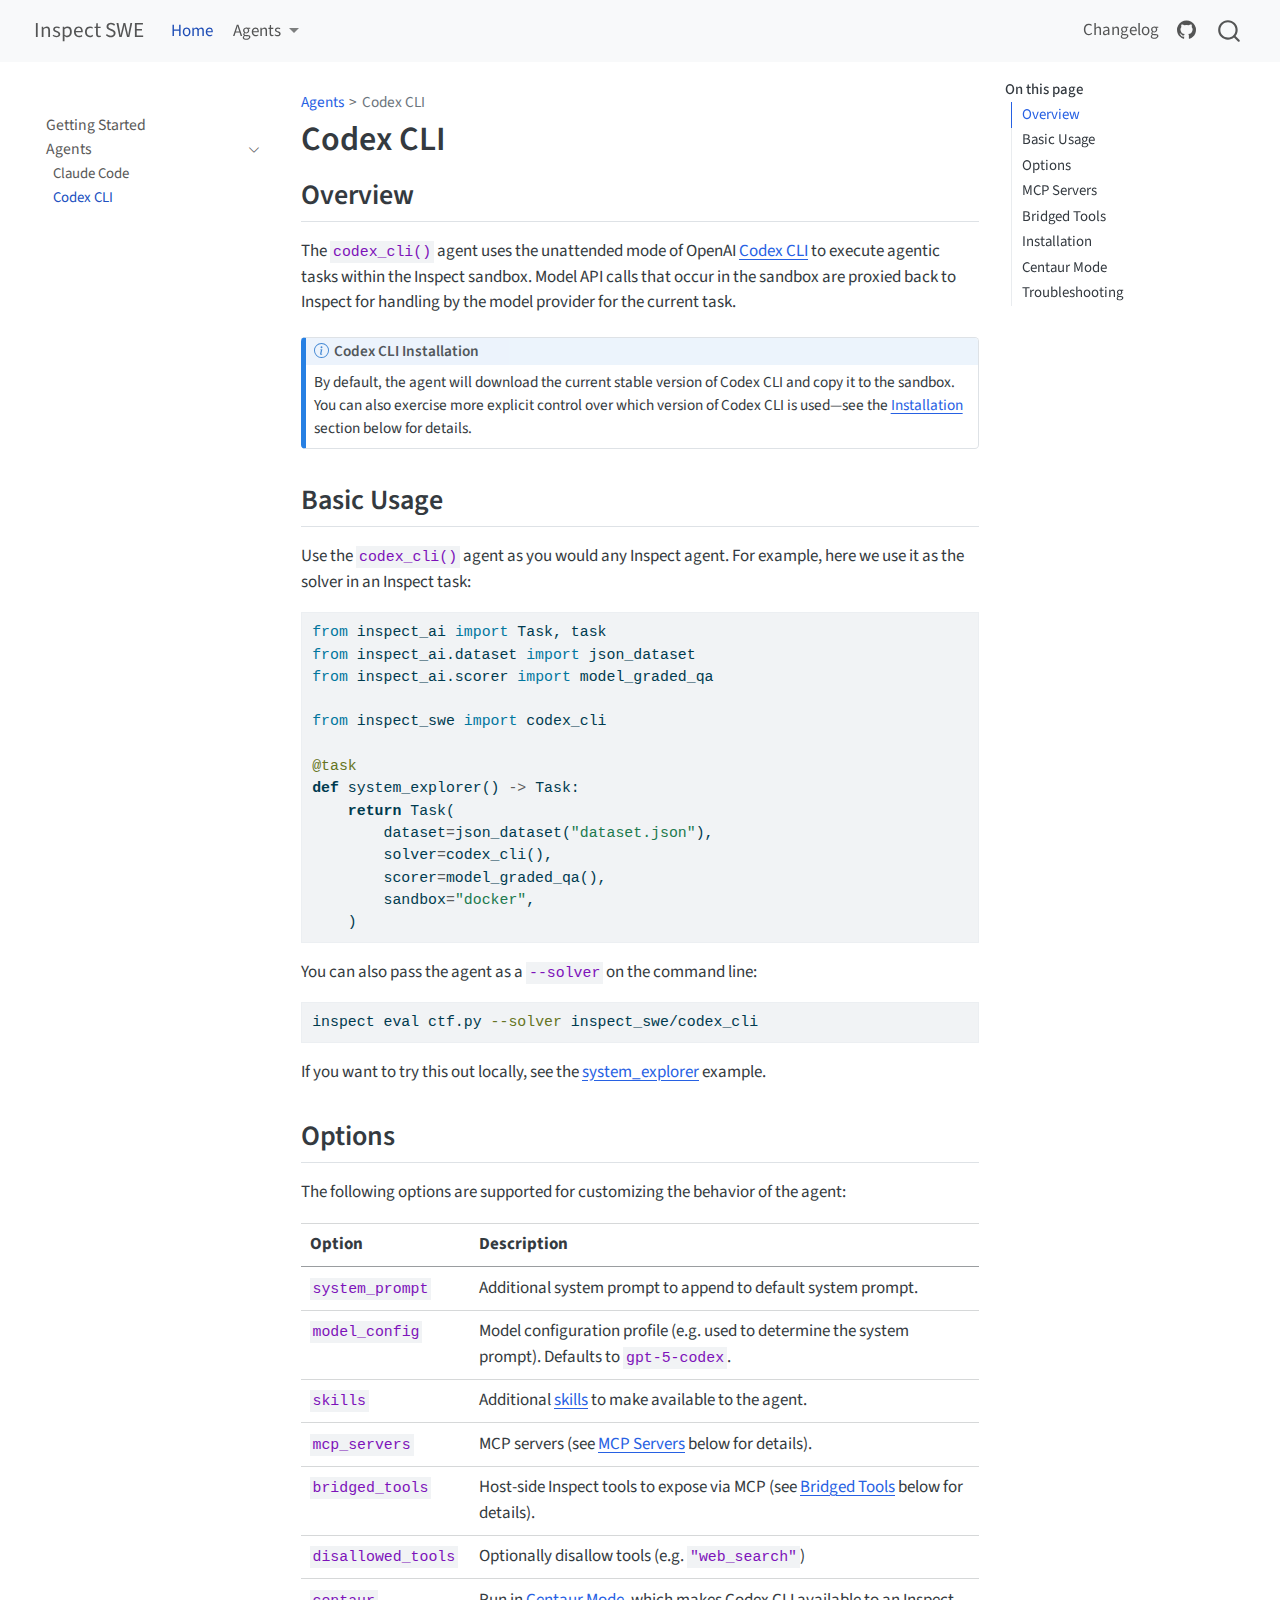
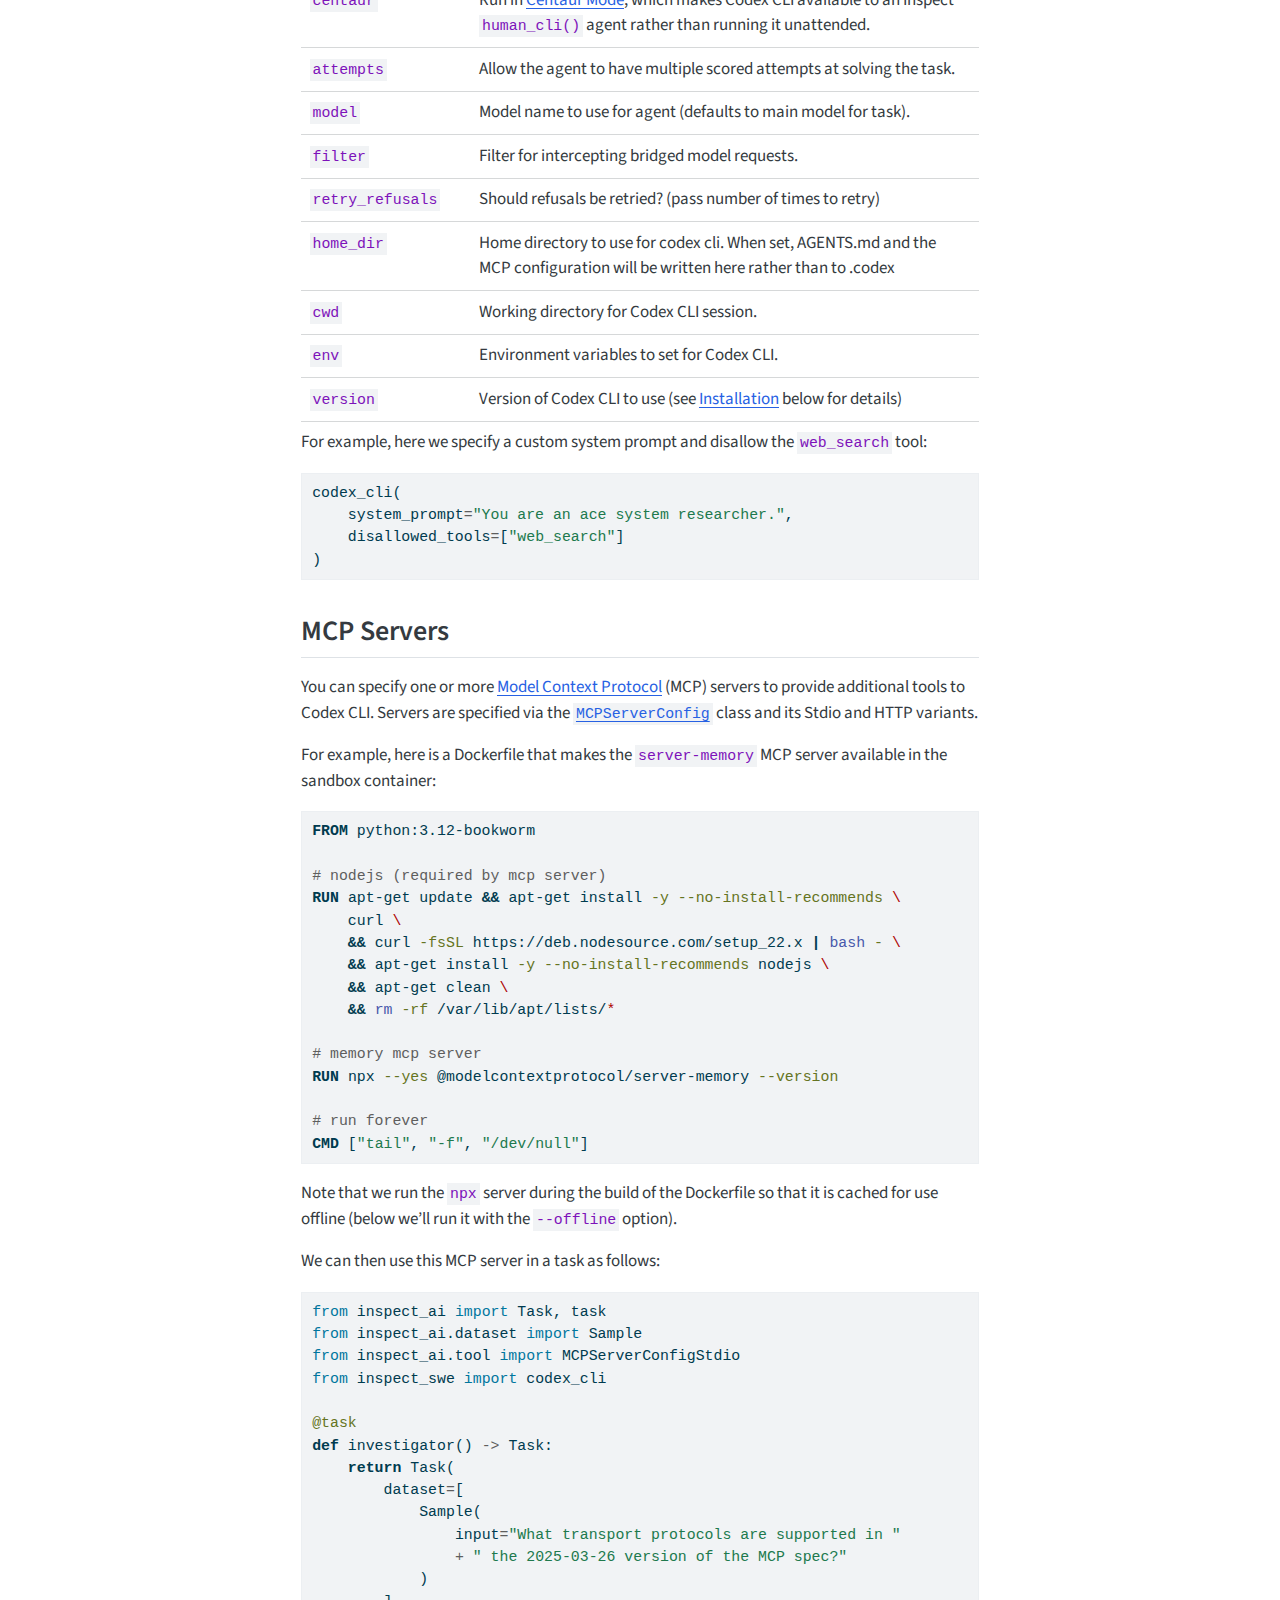
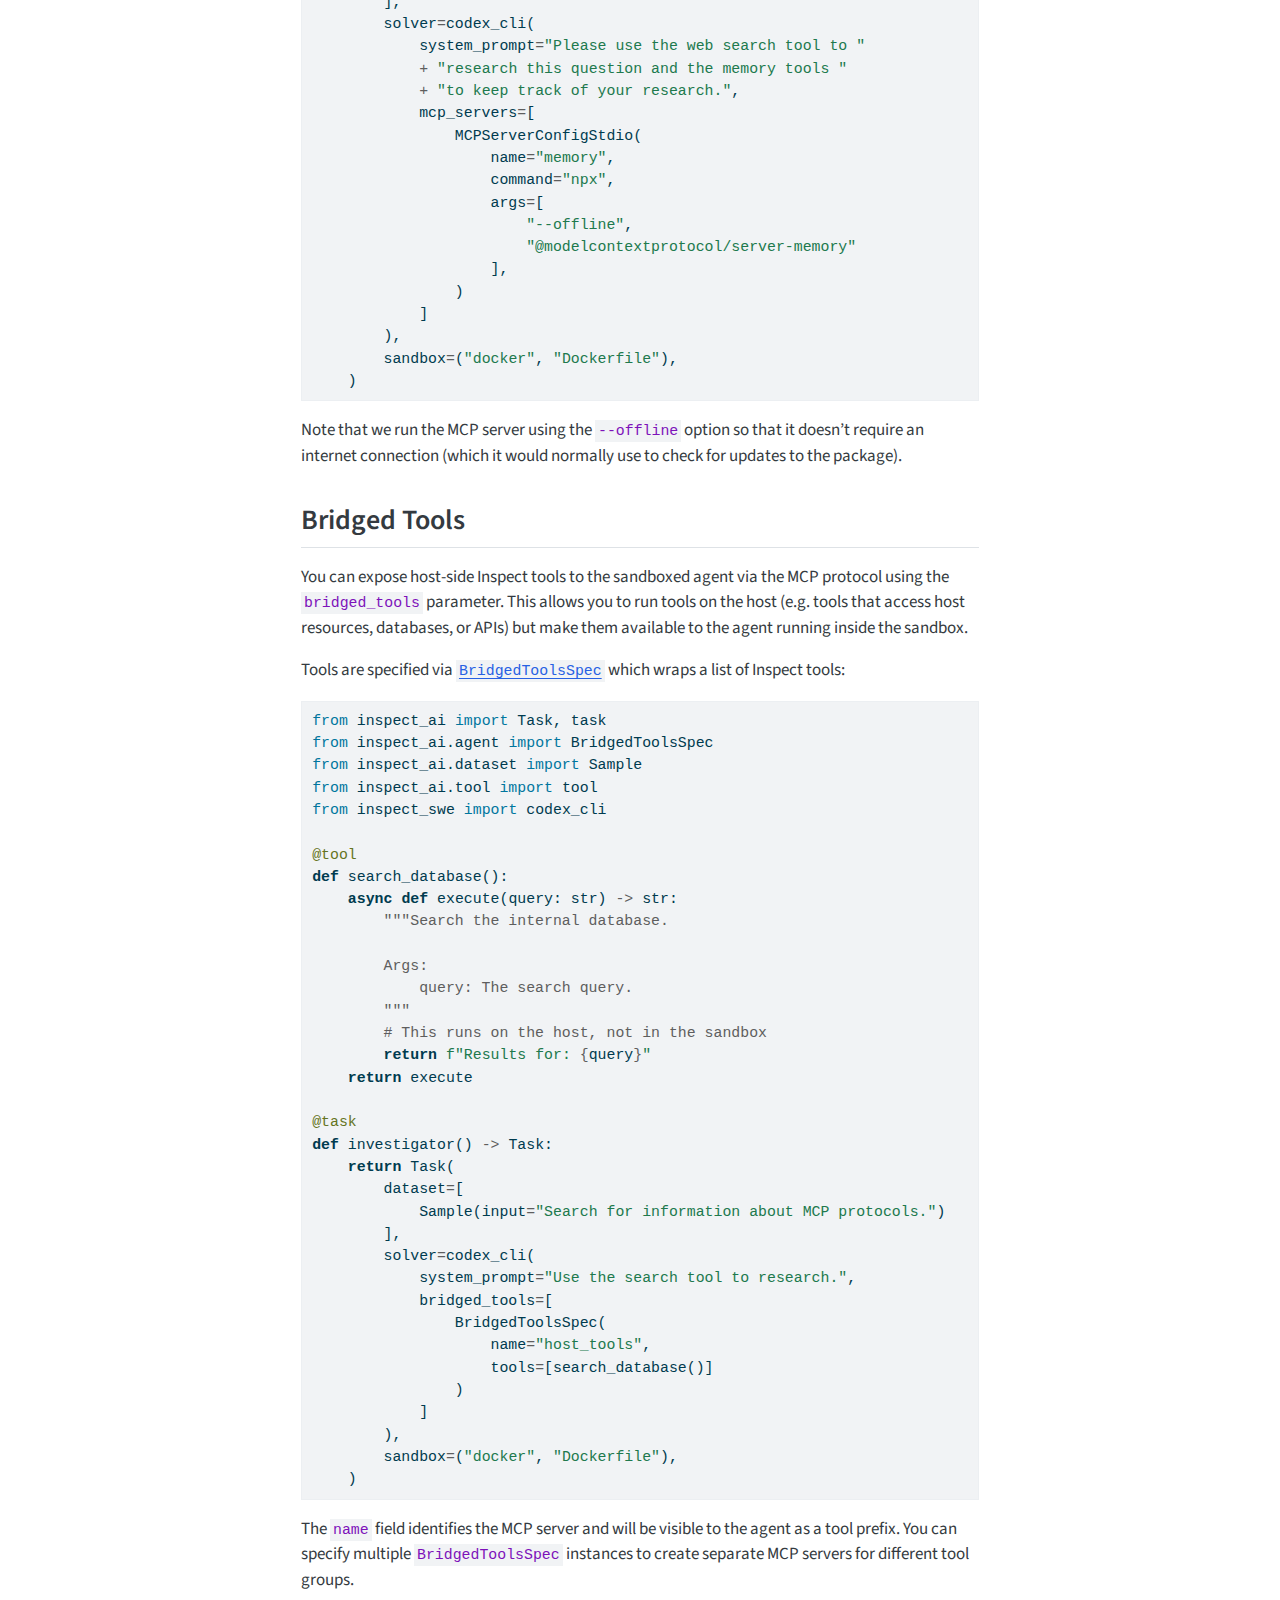
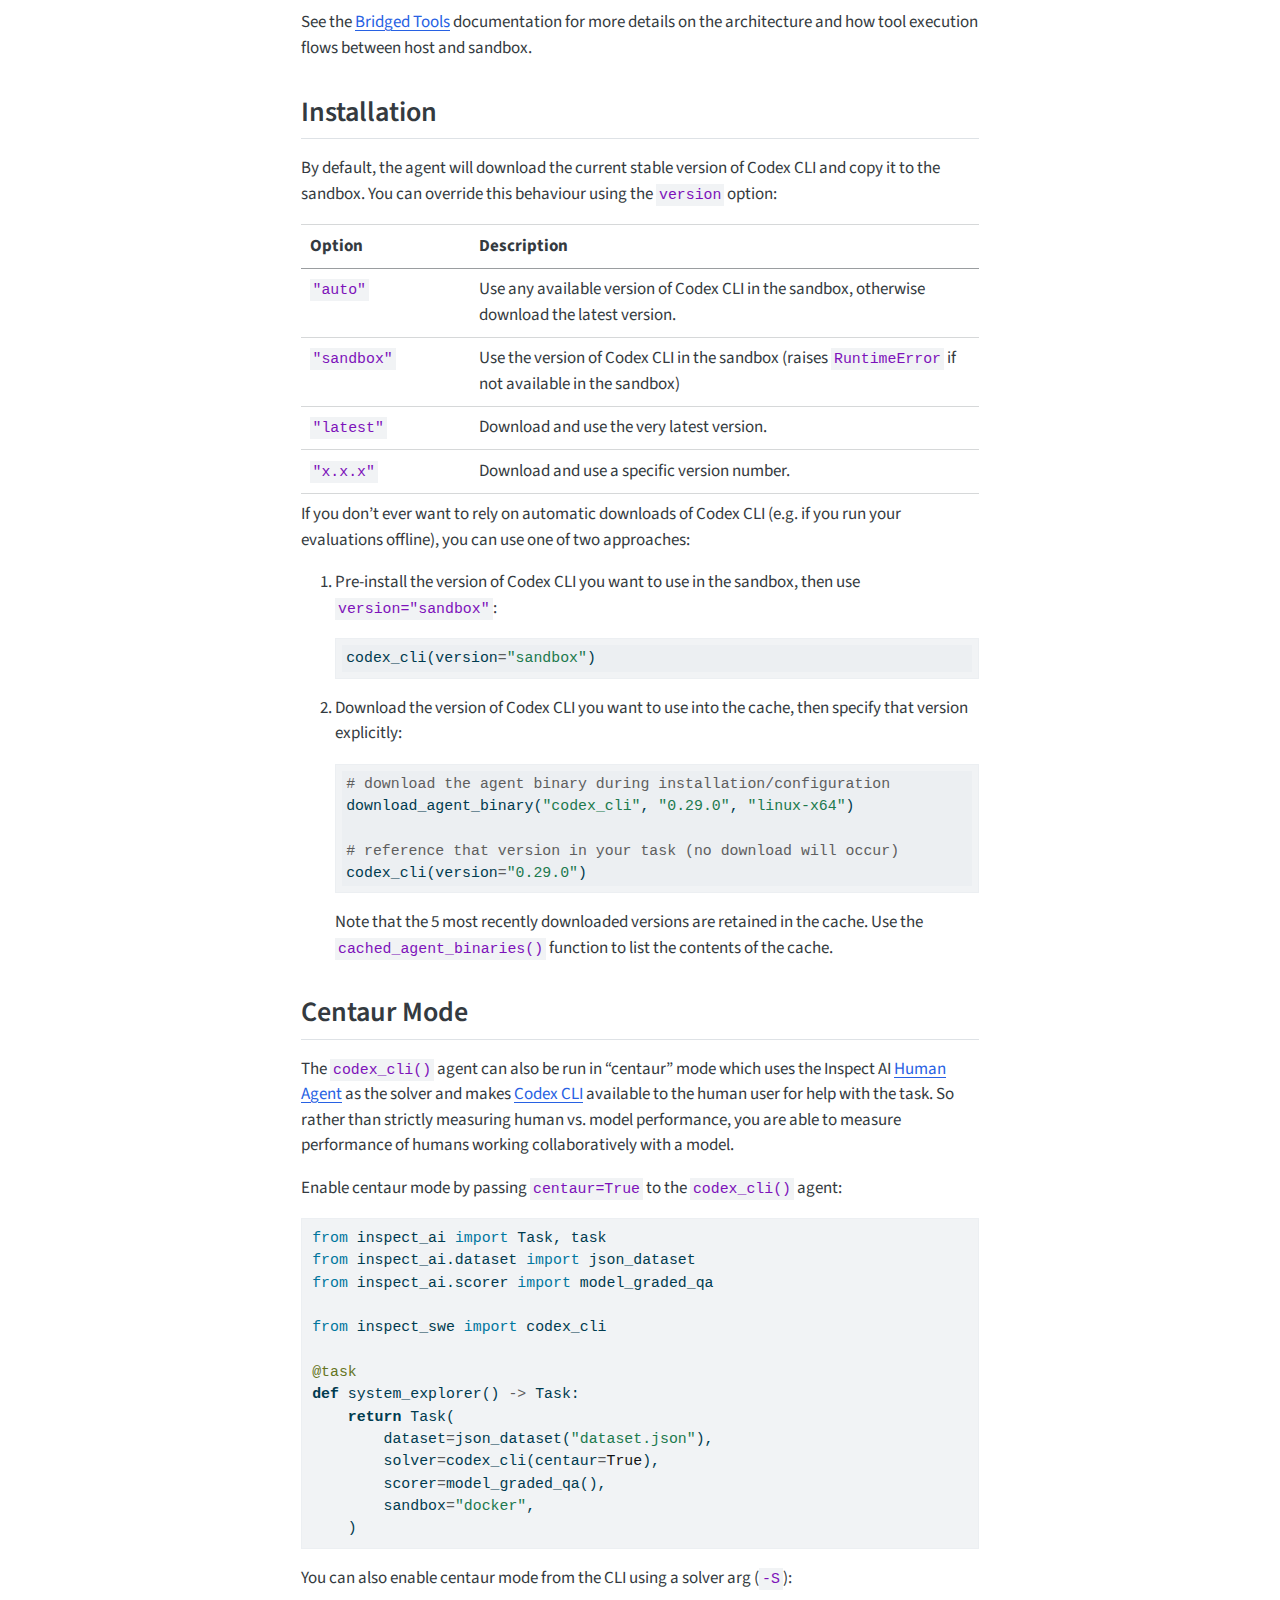
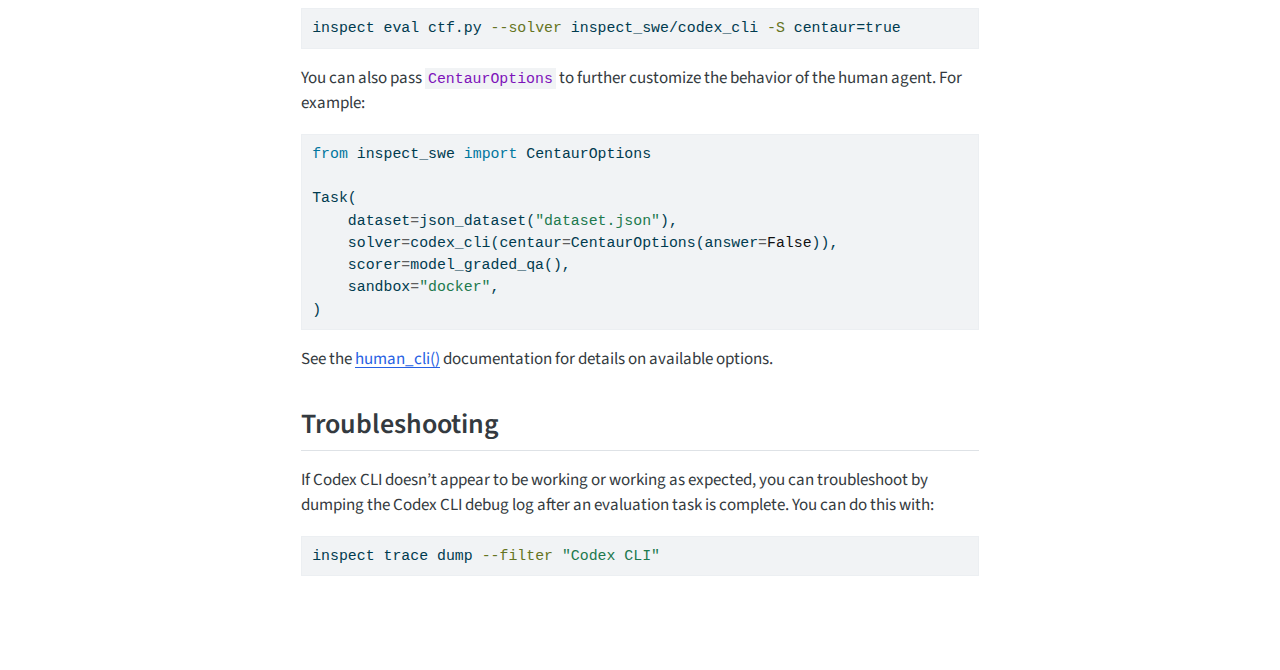
<file: codex_cli.html>
<!DOCTYPE html>
<html xmlns="http://www.w3.org/1999/xhtml" lang="en" xml:lang="en"><head>

<meta charset="utf-8">
<meta name="generator" content="quarto-1.8.25">

<meta name="viewport" content="width=device-width, initial-scale=1.0, user-scalable=yes">


<title>Codex CLI – Inspect SWE</title>
<style>
code{white-space: pre-wrap;}
span.smallcaps{font-variant: small-caps;}
div.columns{display: flex; gap: min(4vw, 1.5em);}
div.column{flex: auto; overflow-x: auto;}
div.hanging-indent{margin-left: 1.5em; text-indent: -1.5em;}
ul.task-list{list-style: none;}
ul.task-list li input[type="checkbox"] {
  width: 0.8em;
  margin: 0 0.8em 0.2em -1em; /* quarto-specific, see https://github.com/quarto-dev/quarto-cli/issues/4556 */ 
  vertical-align: middle;
}
/* CSS for syntax highlighting */
html { -webkit-text-size-adjust: 100%; }
pre > code.sourceCode { white-space: pre; position: relative; }
pre > code.sourceCode > span { display: inline-block; line-height: 1.25; }
pre > code.sourceCode > span:empty { height: 1.2em; }
.sourceCode { overflow: visible; }
code.sourceCode > span { color: inherit; text-decoration: inherit; }
div.sourceCode { margin: 1em 0; }
pre.sourceCode { margin: 0; }
@media screen {
div.sourceCode { overflow: auto; }
}
@media print {
pre > code.sourceCode { white-space: pre-wrap; }
pre > code.sourceCode > span { text-indent: -5em; padding-left: 5em; }
}
pre.numberSource code
  { counter-reset: source-line 0; }
pre.numberSource code > span
  { position: relative; left: -4em; counter-increment: source-line; }
pre.numberSource code > span > a:first-child::before
  { content: counter(source-line);
    position: relative; left: -1em; text-align: right; vertical-align: baseline;
    border: none; display: inline-block;
    -webkit-touch-callout: none; -webkit-user-select: none;
    -khtml-user-select: none; -moz-user-select: none;
    -ms-user-select: none; user-select: none;
    padding: 0 4px; width: 4em;
  }
pre.numberSource { margin-left: 3em;  padding-left: 4px; }
div.sourceCode
  {   }
@media screen {
pre > code.sourceCode > span > a:first-child::before { text-decoration: underline; }
}
</style>


<script src="site_libs/quarto-nav/quarto-nav.js"></script>
<script src="site_libs/quarto-nav/headroom.min.js"></script>
<script src="site_libs/clipboard/clipboard.min.js"></script>
<script src="site_libs/quarto-search/autocomplete.umd.js"></script>
<script src="site_libs/quarto-search/fuse.min.js"></script>
<script src="site_libs/quarto-search/quarto-search.js"></script>
<meta name="quarto:offset" content="./">
<script src="site_libs/quarto-html/quarto.js" type="module"></script>
<script src="site_libs/quarto-html/tabsets/tabsets.js" type="module"></script>
<script src="site_libs/quarto-html/axe/axe-check.js" type="module"></script>
<script src="site_libs/quarto-html/popper.min.js"></script>
<script src="site_libs/quarto-html/tippy.umd.min.js"></script>
<script src="site_libs/quarto-html/anchor.min.js"></script>
<link href="site_libs/quarto-html/tippy.css" rel="stylesheet">
<link href="site_libs/quarto-html/quarto-syntax-highlighting-7b89279ff1a6dce999919e0e67d4d9ec.css" rel="stylesheet" id="quarto-text-highlighting-styles">
<script src="site_libs/bootstrap/bootstrap.min.js"></script>
<link href="site_libs/bootstrap/bootstrap-icons.css" rel="stylesheet">
<link href="site_libs/bootstrap/bootstrap-5b4ad623e5705c0698d39aec6f10cf02.min.css" rel="stylesheet" append-hash="true" id="quarto-bootstrap" data-mode="light">
<script id="quarto-search-options" type="application/json">{
  "location": "navbar",
  "copy-button": false,
  "collapse-after": 3,
  "panel-placement": "end",
  "type": "overlay",
  "limit": 50,
  "keyboard-shortcut": [
    "f",
    "/",
    "s"
  ],
  "show-item-context": false,
  "language": {
    "search-no-results-text": "No results",
    "search-matching-documents-text": "matching documents",
    "search-copy-link-title": "Copy link to search",
    "search-hide-matches-text": "Hide additional matches",
    "search-more-match-text": "more match in this document",
    "search-more-matches-text": "more matches in this document",
    "search-clear-button-title": "Clear",
    "search-text-placeholder": "",
    "search-detached-cancel-button-title": "Cancel",
    "search-submit-button-title": "Submit",
    "search-label": "Search"
  }
}</script>


<link rel="stylesheet" href="styles.css">
</head>

<body class="nav-sidebar floating nav-fixed quarto-light">

<div id="quarto-search-results"></div>
  <header id="quarto-header" class="headroom fixed-top">
    <nav class="navbar navbar-expand-lg " data-bs-theme="dark">
      <div class="navbar-container container-fluid">
      <div class="navbar-brand-container mx-auto">
    <a href="./index.html" class="navbar-brand navbar-brand-logo">
    </a>
    <a class="navbar-brand" href="./index.html">
    <span class="navbar-title">Inspect SWE</span>
    </a>
  </div>
            <div id="quarto-search" class="" title="Search"></div>
          <button class="navbar-toggler" type="button" data-bs-toggle="collapse" data-bs-target="#navbarCollapse" aria-controls="navbarCollapse" role="menu" aria-expanded="false" aria-label="Toggle navigation" onclick="if (window.quartoToggleHeadroom) { window.quartoToggleHeadroom(); }">
  <span class="navbar-toggler-icon"></span>
</button>
          <div class="collapse navbar-collapse" id="navbarCollapse">
            <ul class="navbar-nav navbar-nav-scroll me-auto">
  <li class="nav-item">
    <a class="nav-link active" href="./index.html" aria-current="page"> 
<span class="menu-text">Home</span></a>
  </li>  
  <li class="nav-item dropdown ">
    <a class="nav-link dropdown-toggle" href="#" id="nav-menu-agents" role="link" data-bs-toggle="dropdown" aria-expanded="false">
 <span class="menu-text">Agents</span>
    </a>
    <ul class="dropdown-menu" aria-labelledby="nav-menu-agents">    
        <li>
    <a class="dropdown-item" href="./claude_code.html">
 <span class="dropdown-text">Claude Code</span></a>
  </li>  
        <li>
    <a class="dropdown-item" href="./codex_cli.html">
 <span class="dropdown-text">Codex CLI</span></a>
  </li>  
    </ul>
  </li>
</ul>
            <ul class="navbar-nav navbar-nav-scroll ms-auto">
  <li class="nav-item">
    <a class="nav-link" href="./CHANGELOG.html"> 
<span class="menu-text">Changelog</span></a>
  </li>  
  <li class="nav-item compact">
    <a class="nav-link" href="https://github.com/meridianlabs-ai/inspect_swe"> <i class="bi bi-github" role="img" aria-label="GitHub">
</i> 
<span class="menu-text"></span></a>
  </li>  
</ul>
          </div> <!-- /navcollapse -->
            <div class="quarto-navbar-tools">
</div>
      </div> <!-- /container-fluid -->
    </nav>
  <nav class="quarto-secondary-nav">
    <div class="container-fluid d-flex">
      <button type="button" class="quarto-btn-toggle btn" data-bs-toggle="collapse" role="button" data-bs-target=".quarto-sidebar-collapse-item" aria-controls="quarto-sidebar" aria-expanded="false" aria-label="Toggle sidebar navigation" onclick="if (window.quartoToggleHeadroom) { window.quartoToggleHeadroom(); }">
        <i class="bi bi-layout-text-sidebar-reverse"></i>
      </button>
        <nav class="quarto-page-breadcrumbs" aria-label="breadcrumb"><ol class="breadcrumb"><li class="breadcrumb-item"><a href="./claude_code.html">Agents</a></li><li class="breadcrumb-item"><a href="./codex_cli.html">Codex CLI</a></li></ol></nav>
        <a class="flex-grow-1" role="navigation" data-bs-toggle="collapse" data-bs-target=".quarto-sidebar-collapse-item" aria-controls="quarto-sidebar" aria-expanded="false" aria-label="Toggle sidebar navigation" onclick="if (window.quartoToggleHeadroom) { window.quartoToggleHeadroom(); }">      
        </a>
    </div>
  </nav>
</header>
<!-- content -->
<div id="quarto-content" class="quarto-container page-columns page-rows-contents page-layout-article page-navbar">
<!-- sidebar -->
  <nav id="quarto-sidebar" class="sidebar collapse collapse-horizontal quarto-sidebar-collapse-item sidebar-navigation floating overflow-auto">
    <div class="pt-lg-2 mt-2 text-left sidebar-header">
      <a href="./index.html" class="sidebar-logo-link">
      </a>
      </div>
    <div class="sidebar-menu-container"> 
    <ul class="list-unstyled mt-1">
        <li class="sidebar-item">
  <div class="sidebar-item-container"> 
  <a href="./index.html" class="sidebar-item-text sidebar-link">
 <span class="menu-text">Getting Started</span></a>
  </div>
</li>
        <li class="sidebar-item sidebar-item-section">
      <div class="sidebar-item-container"> 
            <a class="sidebar-item-text sidebar-link text-start" data-bs-toggle="collapse" data-bs-target="#quarto-sidebar-section-1" role="navigation" aria-expanded="true">
 <span class="menu-text">Agents</span></a>
          <a class="sidebar-item-toggle text-start" data-bs-toggle="collapse" data-bs-target="#quarto-sidebar-section-1" role="navigation" aria-expanded="true" aria-label="Toggle section">
            <i class="bi bi-chevron-right ms-2"></i>
          </a> 
      </div>
      <ul id="quarto-sidebar-section-1" class="collapse list-unstyled sidebar-section depth1 show">  
          <li class="sidebar-item">
  <div class="sidebar-item-container"> 
  <a href="./claude_code.html" class="sidebar-item-text sidebar-link">
 <span class="menu-text">Claude Code</span></a>
  </div>
</li>
          <li class="sidebar-item">
  <div class="sidebar-item-container"> 
  <a href="./codex_cli.html" class="sidebar-item-text sidebar-link active">
 <span class="menu-text">Codex CLI</span></a>
  </div>
</li>
      </ul>
  </li>
    </ul>
    </div>
</nav>
<div id="quarto-sidebar-glass" class="quarto-sidebar-collapse-item" data-bs-toggle="collapse" data-bs-target=".quarto-sidebar-collapse-item"></div>
<!-- margin-sidebar -->
    <div id="quarto-margin-sidebar" class="sidebar margin-sidebar">
        <nav id="TOC" role="doc-toc" class="toc-active">
    <h2 id="toc-title">On this page</h2>
   
  <ul>
  <li><a href="#overview" id="toc-overview" class="nav-link active" data-scroll-target="#overview">Overview</a></li>
  <li><a href="#basic-usage" id="toc-basic-usage" class="nav-link" data-scroll-target="#basic-usage">Basic Usage</a></li>
  <li><a href="#options" id="toc-options" class="nav-link" data-scroll-target="#options">Options</a></li>
  <li><a href="#mcp-servers" id="toc-mcp-servers" class="nav-link" data-scroll-target="#mcp-servers">MCP Servers</a></li>
  <li><a href="#bridged-tools" id="toc-bridged-tools" class="nav-link" data-scroll-target="#bridged-tools">Bridged Tools</a></li>
  <li><a href="#installation-1" id="toc-installation-1" class="nav-link" data-scroll-target="#installation-1">Installation</a></li>
  <li><a href="#centaur-mode" id="toc-centaur-mode" class="nav-link" data-scroll-target="#centaur-mode">Centaur Mode</a></li>
  <li><a href="#troubleshooting" id="toc-troubleshooting" class="nav-link" data-scroll-target="#troubleshooting">Troubleshooting</a></li>
  </ul>
</nav>
    </div>
<!-- main -->
<main class="content" id="quarto-document-content">

<header id="title-block-header" class="quarto-title-block default"><nav class="quarto-page-breadcrumbs quarto-title-breadcrumbs d-none d-lg-block" aria-label="breadcrumb"><ol class="breadcrumb"><li class="breadcrumb-item"><a href="./claude_code.html">Agents</a></li><li class="breadcrumb-item"><a href="./codex_cli.html">Codex CLI</a></li></ol></nav>
<div class="quarto-title">
<h1 class="title">Codex CLI</h1>
</div>



<div class="quarto-title-meta">

    
  
    
  </div>
  


</header>


<section id="overview" class="level2">
<h2 class="anchored" data-anchor-id="overview">Overview</h2>
<p>The <code>codex_cli()</code> agent uses the unattended mode of OpenAI <a href="https://github.com/openai/codex">Codex CLI</a> to execute agentic tasks within the Inspect sandbox. Model API calls that occur in the sandbox are proxied back to Inspect for handling by the model provider for the current task.</p>
<div class="callout callout-style-default callout-note callout-titled">
<div class="callout-header d-flex align-content-center">
<div class="callout-icon-container">
<i class="callout-icon"></i>
</div>
<div class="callout-title-container flex-fill">
<span class="screen-reader-only">Note</span>Codex CLI Installation
</div>
</div>
<div class="callout-body-container callout-body">
<p>By default, the agent will download the current stable version of Codex CLI and copy it to the sandbox. You can also exercise more explicit control over which version of Codex CLI is used—see the <a href="#installation">Installation</a> section below for details.</p>
</div>
</div>
</section>
<section id="basic-usage" class="level2">
<h2 class="anchored" data-anchor-id="basic-usage">Basic Usage</h2>
<p>Use the <code>codex_cli()</code> agent as you would any Inspect agent. For example, here we use it as the solver in an Inspect task:</p>
<div class="code-copy-outer-scaffold"><div class="sourceCode" id="cb1"><pre class="sourceCode python code-with-copy"><code class="sourceCode python"><span id="cb1-1"><a href="#cb1-1" aria-hidden="true" tabindex="-1"></a><span class="im">from</span> inspect_ai <span class="im">import</span> Task, task</span>
<span id="cb1-2"><a href="#cb1-2" aria-hidden="true" tabindex="-1"></a><span class="im">from</span> inspect_ai.dataset <span class="im">import</span> json_dataset</span>
<span id="cb1-3"><a href="#cb1-3" aria-hidden="true" tabindex="-1"></a><span class="im">from</span> inspect_ai.scorer <span class="im">import</span> model_graded_qa</span>
<span id="cb1-4"><a href="#cb1-4" aria-hidden="true" tabindex="-1"></a></span>
<span id="cb1-5"><a href="#cb1-5" aria-hidden="true" tabindex="-1"></a><span class="im">from</span> inspect_swe <span class="im">import</span> codex_cli</span>
<span id="cb1-6"><a href="#cb1-6" aria-hidden="true" tabindex="-1"></a></span>
<span id="cb1-7"><a href="#cb1-7" aria-hidden="true" tabindex="-1"></a><span class="at">@task</span></span>
<span id="cb1-8"><a href="#cb1-8" aria-hidden="true" tabindex="-1"></a><span class="kw">def</span> system_explorer() <span class="op">-&gt;</span> Task:</span>
<span id="cb1-9"><a href="#cb1-9" aria-hidden="true" tabindex="-1"></a>    <span class="cf">return</span> Task(</span>
<span id="cb1-10"><a href="#cb1-10" aria-hidden="true" tabindex="-1"></a>        dataset<span class="op">=</span>json_dataset(<span class="st">"dataset.json"</span>),</span>
<span id="cb1-11"><a href="#cb1-11" aria-hidden="true" tabindex="-1"></a>        solver<span class="op">=</span>codex_cli(),</span>
<span id="cb1-12"><a href="#cb1-12" aria-hidden="true" tabindex="-1"></a>        scorer<span class="op">=</span>model_graded_qa(),</span>
<span id="cb1-13"><a href="#cb1-13" aria-hidden="true" tabindex="-1"></a>        sandbox<span class="op">=</span><span class="st">"docker"</span>,</span>
<span id="cb1-14"><a href="#cb1-14" aria-hidden="true" tabindex="-1"></a>    )</span></code></pre></div><button title="Copy to Clipboard" class="code-copy-button"><i class="bi"></i></button></div>
<p>You can also pass the agent as a <code>--solver</code> on the command line:</p>
<div class="code-copy-outer-scaffold"><div class="sourceCode" id="cb2"><pre class="sourceCode bash code-with-copy"><code class="sourceCode bash"><span id="cb2-1"><a href="#cb2-1" aria-hidden="true" tabindex="-1"></a><span class="ex">inspect</span> eval ctf.py <span class="at">--solver</span> inspect_swe/codex_cli</span></code></pre></div><button title="Copy to Clipboard" class="code-copy-button"><i class="bi"></i></button></div>
<p>If you want to try this out locally, see the <a href="https://github.com/meridianlabs-ai/inspect_swe/tree/main/examples/system_explorer/task.py">system_explorer</a> example.</p>
</section>
<section id="options" class="level2">
<h2 class="anchored" data-anchor-id="options">Options</h2>
<p>The following options are supported for customizing the behavior of the agent:</p>
<table class="caption-top table">
<colgroup>
<col style="width: 25%">
<col style="width: 75%">
</colgroup>
<thead>
<tr class="header">
<th>Option</th>
<th>Description</th>
</tr>
</thead>
<tbody>
<tr class="odd">
<td><code>system_prompt</code></td>
<td>Additional system prompt to append to default system prompt.</td>
</tr>
<tr class="even">
<td><code>model_config</code></td>
<td>Model configuration profile (e.g.&nbsp;used to determine the system prompt). Defaults to <code>gpt-5-codex</code>.</td>
</tr>
<tr class="odd">
<td><code>skills</code></td>
<td>Additional <a href="https://inspect.aisi.org.uk/tools-standard.html#sec-skill">skills</a> to make available to the agent.</td>
</tr>
<tr class="even">
<td><code>mcp_servers</code></td>
<td>MCP servers (see <a href="#mcp-servers">MCP Servers</a> below for details).</td>
</tr>
<tr class="odd">
<td><code>bridged_tools</code></td>
<td>Host-side Inspect tools to expose via MCP (see <a href="#bridged-tools">Bridged Tools</a> below for details).</td>
</tr>
<tr class="even">
<td><code>disallowed_tools</code></td>
<td>Optionally disallow tools (e.g.&nbsp;<code>"web_search"</code>)</td>
</tr>
<tr class="odd">
<td><code>centaur</code></td>
<td>Run in <a href="#centaur-mode">Centaur Mode</a>, which makes Codex CLI available to an Inspect <code>human_cli()</code> agent rather than running it unattended.</td>
</tr>
<tr class="even">
<td><code>attempts</code></td>
<td>Allow the agent to have multiple scored attempts at solving the task.</td>
</tr>
<tr class="odd">
<td><code>model</code></td>
<td>Model name to use for agent (defaults to main model for task).</td>
</tr>
<tr class="even">
<td><code>filter</code></td>
<td>Filter for intercepting bridged model requests.</td>
</tr>
<tr class="odd">
<td><code>retry_refusals</code></td>
<td>Should refusals be retried? (pass number of times to retry)</td>
</tr>
<tr class="even">
<td><code>home_dir</code></td>
<td>Home directory to use for codex cli. When set, AGENTS.md and the MCP configuration will be written here rather than to .codex</td>
</tr>
<tr class="odd">
<td><code>cwd</code></td>
<td>Working directory for Codex CLI session.</td>
</tr>
<tr class="even">
<td><code>env</code></td>
<td>Environment variables to set for Codex CLI.</td>
</tr>
<tr class="odd">
<td><code>version</code></td>
<td>Version of Codex CLI to use (see <a href="#installation">Installation</a> below for details)</td>
</tr>
</tbody>
</table>
<p>For example, here we specify a custom system prompt and disallow the <code>web_search</code> tool:</p>
<div class="code-copy-outer-scaffold"><div class="sourceCode" id="cb3"><pre class="sourceCode python code-with-copy"><code class="sourceCode python"><span id="cb3-1"><a href="#cb3-1" aria-hidden="true" tabindex="-1"></a>codex_cli(</span>
<span id="cb3-2"><a href="#cb3-2" aria-hidden="true" tabindex="-1"></a>    system_prompt<span class="op">=</span><span class="st">"You are an ace system researcher."</span>,</span>
<span id="cb3-3"><a href="#cb3-3" aria-hidden="true" tabindex="-1"></a>    disallowed_tools<span class="op">=</span>[<span class="st">"web_search"</span>]</span>
<span id="cb3-4"><a href="#cb3-4" aria-hidden="true" tabindex="-1"></a>)</span></code></pre></div><button title="Copy to Clipboard" class="code-copy-button"><i class="bi"></i></button></div>
</section>
<section id="mcp-servers" class="level2">
<h2 class="anchored" data-anchor-id="mcp-servers">MCP Servers</h2>
<p>You can specify one or more <a href="https://modelcontextprotocol.io/docs/getting-started/intro">Model Context Protocol</a> (MCP) servers to provide additional tools to Codex CLI. Servers are specified via the <a href="https://inspect.aisi.org.uk/reference/inspect_ai.tool.html#mcpserverconfig"><code>MCPServerConfig</code></a> class and its Stdio and HTTP variants.</p>
<p>For example, here is a Dockerfile that makes the <code>server-memory</code> MCP server available in the sandbox container:</p>
<div class="code-copy-outer-scaffold"><div class="sourceCode" id="cb4"><pre class="sourceCode dockerfile code-with-copy"><code class="sourceCode dockerfile"><span id="cb4-1"><a href="#cb4-1" aria-hidden="true" tabindex="-1"></a><span class="kw">FROM</span> python:3.12-bookworm</span>
<span id="cb4-2"><a href="#cb4-2" aria-hidden="true" tabindex="-1"></a></span>
<span id="cb4-3"><a href="#cb4-3" aria-hidden="true" tabindex="-1"></a><span class="co"># nodejs (required by mcp server)</span></span>
<span id="cb4-4"><a href="#cb4-4" aria-hidden="true" tabindex="-1"></a><span class="kw">RUN</span> <span class="ex">apt-get</span> update <span class="kw">&amp;&amp;</span> <span class="ex">apt-get</span> install <span class="at">-y</span> <span class="at">--no-install-recommends</span> <span class="dt">\</span></span>
<span id="cb4-5"><a href="#cb4-5" aria-hidden="true" tabindex="-1"></a>    curl <span class="dt">\</span></span>
<span id="cb4-6"><a href="#cb4-6" aria-hidden="true" tabindex="-1"></a>    <span class="kw">&amp;&amp;</span> <span class="ex">curl</span> <span class="at">-fsSL</span> https://deb.nodesource.com/setup_22.x <span class="kw">|</span> <span class="fu">bash</span> <span class="at">-</span> <span class="dt">\</span></span>
<span id="cb4-7"><a href="#cb4-7" aria-hidden="true" tabindex="-1"></a>    <span class="kw">&amp;&amp;</span> <span class="ex">apt-get</span> install <span class="at">-y</span> <span class="at">--no-install-recommends</span> nodejs <span class="dt">\</span></span>
<span id="cb4-8"><a href="#cb4-8" aria-hidden="true" tabindex="-1"></a>    <span class="kw">&amp;&amp;</span> <span class="ex">apt-get</span> clean <span class="dt">\</span></span>
<span id="cb4-9"><a href="#cb4-9" aria-hidden="true" tabindex="-1"></a>    <span class="kw">&amp;&amp;</span> <span class="fu">rm</span> <span class="at">-rf</span> /var/lib/apt/lists/<span class="pp">*</span></span>
<span id="cb4-10"><a href="#cb4-10" aria-hidden="true" tabindex="-1"></a></span>
<span id="cb4-11"><a href="#cb4-11" aria-hidden="true" tabindex="-1"></a><span class="co"># memory mcp server</span></span>
<span id="cb4-12"><a href="#cb4-12" aria-hidden="true" tabindex="-1"></a><span class="kw">RUN</span> <span class="ex">npx</span> <span class="at">--yes</span> @modelcontextprotocol/server-memory <span class="at">--version</span></span>
<span id="cb4-13"><a href="#cb4-13" aria-hidden="true" tabindex="-1"></a></span>
<span id="cb4-14"><a href="#cb4-14" aria-hidden="true" tabindex="-1"></a><span class="co"># run forever</span></span>
<span id="cb4-15"><a href="#cb4-15" aria-hidden="true" tabindex="-1"></a><span class="kw">CMD</span> [<span class="st">"tail"</span>, <span class="st">"-f"</span>, <span class="st">"/dev/null"</span>]</span></code></pre></div><button title="Copy to Clipboard" class="code-copy-button"><i class="bi"></i></button></div>
<p>Note that we run the <code>npx</code> server during the build of the Dockerfile so that it is cached for use offline (below we’ll run it with the <code>--offline</code> option).</p>
<p>We can then use this MCP server in a task as follows:</p>
<div class="code-copy-outer-scaffold"><div class="sourceCode" id="cb5"><pre class="sourceCode python code-with-copy"><code class="sourceCode python"><span id="cb5-1"><a href="#cb5-1" aria-hidden="true" tabindex="-1"></a><span class="im">from</span> inspect_ai <span class="im">import</span> Task, task</span>
<span id="cb5-2"><a href="#cb5-2" aria-hidden="true" tabindex="-1"></a><span class="im">from</span> inspect_ai.dataset <span class="im">import</span> Sample</span>
<span id="cb5-3"><a href="#cb5-3" aria-hidden="true" tabindex="-1"></a><span class="im">from</span> inspect_ai.tool <span class="im">import</span> MCPServerConfigStdio</span>
<span id="cb5-4"><a href="#cb5-4" aria-hidden="true" tabindex="-1"></a><span class="im">from</span> inspect_swe <span class="im">import</span> codex_cli</span>
<span id="cb5-5"><a href="#cb5-5" aria-hidden="true" tabindex="-1"></a></span>
<span id="cb5-6"><a href="#cb5-6" aria-hidden="true" tabindex="-1"></a><span class="at">@task</span></span>
<span id="cb5-7"><a href="#cb5-7" aria-hidden="true" tabindex="-1"></a><span class="kw">def</span> investigator() <span class="op">-&gt;</span> Task:</span>
<span id="cb5-8"><a href="#cb5-8" aria-hidden="true" tabindex="-1"></a>    <span class="cf">return</span> Task(</span>
<span id="cb5-9"><a href="#cb5-9" aria-hidden="true" tabindex="-1"></a>        dataset<span class="op">=</span>[</span>
<span id="cb5-10"><a href="#cb5-10" aria-hidden="true" tabindex="-1"></a>            Sample(</span>
<span id="cb5-11"><a href="#cb5-11" aria-hidden="true" tabindex="-1"></a>                <span class="bu">input</span><span class="op">=</span><span class="st">"What transport protocols are supported in "</span></span>
<span id="cb5-12"><a href="#cb5-12" aria-hidden="true" tabindex="-1"></a>                <span class="op">+</span> <span class="st">" the 2025-03-26 version of the MCP spec?"</span></span>
<span id="cb5-13"><a href="#cb5-13" aria-hidden="true" tabindex="-1"></a>            )</span>
<span id="cb5-14"><a href="#cb5-14" aria-hidden="true" tabindex="-1"></a>        ],</span>
<span id="cb5-15"><a href="#cb5-15" aria-hidden="true" tabindex="-1"></a>        solver<span class="op">=</span>codex_cli(</span>
<span id="cb5-16"><a href="#cb5-16" aria-hidden="true" tabindex="-1"></a>            system_prompt<span class="op">=</span><span class="st">"Please use the web search tool to "</span></span>
<span id="cb5-17"><a href="#cb5-17" aria-hidden="true" tabindex="-1"></a>            <span class="op">+</span> <span class="st">"research this question and the memory tools "</span></span>
<span id="cb5-18"><a href="#cb5-18" aria-hidden="true" tabindex="-1"></a>            <span class="op">+</span> <span class="st">"to keep track of your research."</span>,</span>
<span id="cb5-19"><a href="#cb5-19" aria-hidden="true" tabindex="-1"></a>            mcp_servers<span class="op">=</span>[</span>
<span id="cb5-20"><a href="#cb5-20" aria-hidden="true" tabindex="-1"></a>                MCPServerConfigStdio(</span>
<span id="cb5-21"><a href="#cb5-21" aria-hidden="true" tabindex="-1"></a>                    name<span class="op">=</span><span class="st">"memory"</span>,</span>
<span id="cb5-22"><a href="#cb5-22" aria-hidden="true" tabindex="-1"></a>                    command<span class="op">=</span><span class="st">"npx"</span>,</span>
<span id="cb5-23"><a href="#cb5-23" aria-hidden="true" tabindex="-1"></a>                    args<span class="op">=</span>[</span>
<span id="cb5-24"><a href="#cb5-24" aria-hidden="true" tabindex="-1"></a>                        <span class="st">"--offline"</span>,</span>
<span id="cb5-25"><a href="#cb5-25" aria-hidden="true" tabindex="-1"></a>                        <span class="st">"@modelcontextprotocol/server-memory"</span></span>
<span id="cb5-26"><a href="#cb5-26" aria-hidden="true" tabindex="-1"></a>                    ],</span>
<span id="cb5-27"><a href="#cb5-27" aria-hidden="true" tabindex="-1"></a>                )</span>
<span id="cb5-28"><a href="#cb5-28" aria-hidden="true" tabindex="-1"></a>            ]</span>
<span id="cb5-29"><a href="#cb5-29" aria-hidden="true" tabindex="-1"></a>        ),</span>
<span id="cb5-30"><a href="#cb5-30" aria-hidden="true" tabindex="-1"></a>        sandbox<span class="op">=</span>(<span class="st">"docker"</span>, <span class="st">"Dockerfile"</span>),</span>
<span id="cb5-31"><a href="#cb5-31" aria-hidden="true" tabindex="-1"></a>    )</span></code></pre></div><button title="Copy to Clipboard" class="code-copy-button"><i class="bi"></i></button></div>
<p>Note that we run the MCP server using the <code>--offline</code> option so that it doesn’t require an internet connection (which it would normally use to check for updates to the package).</p>
</section>
<section id="bridged-tools" class="level2">
<h2 class="anchored" data-anchor-id="bridged-tools">Bridged Tools</h2>
<p>You can expose host-side Inspect tools to the sandboxed agent via the MCP protocol using the <code>bridged_tools</code> parameter. This allows you to run tools on the host (e.g.&nbsp;tools that access host resources, databases, or APIs) but make them available to the agent running inside the sandbox.</p>
<p>Tools are specified via <a href="https://inspect.aisi.org.uk/reference/inspect_ai.agent.html#bridgedtoolsspec"><code>BridgedToolsSpec</code></a> which wraps a list of Inspect tools:</p>
<div class="code-copy-outer-scaffold"><div class="sourceCode" id="cb6"><pre class="sourceCode python code-with-copy"><code class="sourceCode python"><span id="cb6-1"><a href="#cb6-1" aria-hidden="true" tabindex="-1"></a><span class="im">from</span> inspect_ai <span class="im">import</span> Task, task</span>
<span id="cb6-2"><a href="#cb6-2" aria-hidden="true" tabindex="-1"></a><span class="im">from</span> inspect_ai.agent <span class="im">import</span> BridgedToolsSpec</span>
<span id="cb6-3"><a href="#cb6-3" aria-hidden="true" tabindex="-1"></a><span class="im">from</span> inspect_ai.dataset <span class="im">import</span> Sample</span>
<span id="cb6-4"><a href="#cb6-4" aria-hidden="true" tabindex="-1"></a><span class="im">from</span> inspect_ai.tool <span class="im">import</span> tool</span>
<span id="cb6-5"><a href="#cb6-5" aria-hidden="true" tabindex="-1"></a><span class="im">from</span> inspect_swe <span class="im">import</span> codex_cli</span>
<span id="cb6-6"><a href="#cb6-6" aria-hidden="true" tabindex="-1"></a></span>
<span id="cb6-7"><a href="#cb6-7" aria-hidden="true" tabindex="-1"></a><span class="at">@tool</span></span>
<span id="cb6-8"><a href="#cb6-8" aria-hidden="true" tabindex="-1"></a><span class="kw">def</span> search_database():</span>
<span id="cb6-9"><a href="#cb6-9" aria-hidden="true" tabindex="-1"></a>    <span class="cf">async</span> <span class="kw">def</span> execute(query: <span class="bu">str</span>) <span class="op">-&gt;</span> <span class="bu">str</span>:</span>
<span id="cb6-10"><a href="#cb6-10" aria-hidden="true" tabindex="-1"></a>        <span class="co">"""Search the internal database.</span></span>
<span id="cb6-11"><a href="#cb6-11" aria-hidden="true" tabindex="-1"></a></span>
<span id="cb6-12"><a href="#cb6-12" aria-hidden="true" tabindex="-1"></a><span class="co">        Args:</span></span>
<span id="cb6-13"><a href="#cb6-13" aria-hidden="true" tabindex="-1"></a><span class="co">            query: The search query.</span></span>
<span id="cb6-14"><a href="#cb6-14" aria-hidden="true" tabindex="-1"></a><span class="co">        """</span></span>
<span id="cb6-15"><a href="#cb6-15" aria-hidden="true" tabindex="-1"></a>        <span class="co"># This runs on the host, not in the sandbox</span></span>
<span id="cb6-16"><a href="#cb6-16" aria-hidden="true" tabindex="-1"></a>        <span class="cf">return</span> <span class="ss">f"Results for: </span><span class="sc">{</span>query<span class="sc">}</span><span class="ss">"</span></span>
<span id="cb6-17"><a href="#cb6-17" aria-hidden="true" tabindex="-1"></a>    <span class="cf">return</span> execute</span>
<span id="cb6-18"><a href="#cb6-18" aria-hidden="true" tabindex="-1"></a></span>
<span id="cb6-19"><a href="#cb6-19" aria-hidden="true" tabindex="-1"></a><span class="at">@task</span></span>
<span id="cb6-20"><a href="#cb6-20" aria-hidden="true" tabindex="-1"></a><span class="kw">def</span> investigator() <span class="op">-&gt;</span> Task:</span>
<span id="cb6-21"><a href="#cb6-21" aria-hidden="true" tabindex="-1"></a>    <span class="cf">return</span> Task(</span>
<span id="cb6-22"><a href="#cb6-22" aria-hidden="true" tabindex="-1"></a>        dataset<span class="op">=</span>[</span>
<span id="cb6-23"><a href="#cb6-23" aria-hidden="true" tabindex="-1"></a>            Sample(<span class="bu">input</span><span class="op">=</span><span class="st">"Search for information about MCP protocols."</span>)</span>
<span id="cb6-24"><a href="#cb6-24" aria-hidden="true" tabindex="-1"></a>        ],</span>
<span id="cb6-25"><a href="#cb6-25" aria-hidden="true" tabindex="-1"></a>        solver<span class="op">=</span>codex_cli(</span>
<span id="cb6-26"><a href="#cb6-26" aria-hidden="true" tabindex="-1"></a>            system_prompt<span class="op">=</span><span class="st">"Use the search tool to research."</span>,</span>
<span id="cb6-27"><a href="#cb6-27" aria-hidden="true" tabindex="-1"></a>            bridged_tools<span class="op">=</span>[</span>
<span id="cb6-28"><a href="#cb6-28" aria-hidden="true" tabindex="-1"></a>                BridgedToolsSpec(</span>
<span id="cb6-29"><a href="#cb6-29" aria-hidden="true" tabindex="-1"></a>                    name<span class="op">=</span><span class="st">"host_tools"</span>,</span>
<span id="cb6-30"><a href="#cb6-30" aria-hidden="true" tabindex="-1"></a>                    tools<span class="op">=</span>[search_database()]</span>
<span id="cb6-31"><a href="#cb6-31" aria-hidden="true" tabindex="-1"></a>                )</span>
<span id="cb6-32"><a href="#cb6-32" aria-hidden="true" tabindex="-1"></a>            ]</span>
<span id="cb6-33"><a href="#cb6-33" aria-hidden="true" tabindex="-1"></a>        ),</span>
<span id="cb6-34"><a href="#cb6-34" aria-hidden="true" tabindex="-1"></a>        sandbox<span class="op">=</span>(<span class="st">"docker"</span>, <span class="st">"Dockerfile"</span>),</span>
<span id="cb6-35"><a href="#cb6-35" aria-hidden="true" tabindex="-1"></a>    )</span></code></pre></div><button title="Copy to Clipboard" class="code-copy-button"><i class="bi"></i></button></div>
<p>The <code>name</code> field identifies the MCP server and will be visible to the agent as a tool prefix. You can specify multiple <code>BridgedToolsSpec</code> instances to create separate MCP servers for different tool groups.</p>
<p>See the <a href="https://inspect.aisi.org.uk/agent-bridge.html#bridged-tools">Bridged Tools</a> documentation for more details on the architecture and how tool execution flows between host and sandbox.</p>
</section>
<section id="installation-1" class="level2">
<h2 class="anchored" data-anchor-id="installation-1">Installation</h2>
<p>By default, the agent will download the current stable version of Codex CLI and copy it to the sandbox. You can override this behaviour using the <code>version</code> option:</p>
<table class="caption-top table">
<colgroup>
<col style="width: 25%">
<col style="width: 75%">
</colgroup>
<thead>
<tr class="header">
<th>Option</th>
<th>Description</th>
</tr>
</thead>
<tbody>
<tr class="odd">
<td><code>"auto"</code></td>
<td>Use any available version of Codex CLI in the sandbox, otherwise download the latest version.</td>
</tr>
<tr class="even">
<td><code>"sandbox"</code></td>
<td>Use the version of Codex CLI in the sandbox (raises <code>RuntimeError</code> if not available in the sandbox)</td>
</tr>
<tr class="odd">
<td><code>"latest"</code></td>
<td>Download and use the very latest version.</td>
</tr>
<tr class="even">
<td><code>"x.x.x"</code></td>
<td>Download and use a specific version number.</td>
</tr>
</tbody>
</table>
<p>If you don’t ever want to rely on automatic downloads of Codex CLI (e.g.&nbsp;if you run your evaluations offline), you can use one of two approaches:</p>
<ol type="1">
<li><p>Pre-install the version of Codex CLI you want to use in the sandbox, then use <code>version="sandbox"</code>:</p>
<div class="code-copy-outer-scaffold"><div class="sourceCode" id="cb7"><pre class="sourceCode python code-with-copy"><code class="sourceCode python"><span id="cb7-1"><a href="#cb7-1" aria-hidden="true" tabindex="-1"></a>codex_cli(version<span class="op">=</span><span class="st">"sandbox"</span>)</span></code></pre></div><button title="Copy to Clipboard" class="code-copy-button"><i class="bi"></i></button></div></li>
<li><p>Download the version of Codex CLI you want to use into the cache, then specify that version explicitly:</p>
<div class="code-copy-outer-scaffold"><div class="sourceCode" id="cb8"><pre class="sourceCode python code-with-copy"><code class="sourceCode python"><span id="cb8-1"><a href="#cb8-1" aria-hidden="true" tabindex="-1"></a><span class="co"># download the agent binary during installation/configuration</span></span>
<span id="cb8-2"><a href="#cb8-2" aria-hidden="true" tabindex="-1"></a>download_agent_binary(<span class="st">"codex_cli"</span>, <span class="st">"0.29.0"</span>, <span class="st">"linux-x64"</span>)</span>
<span id="cb8-3"><a href="#cb8-3" aria-hidden="true" tabindex="-1"></a></span>
<span id="cb8-4"><a href="#cb8-4" aria-hidden="true" tabindex="-1"></a><span class="co"># reference that version in your task (no download will occur)</span></span>
<span id="cb8-5"><a href="#cb8-5" aria-hidden="true" tabindex="-1"></a>codex_cli(version<span class="op">=</span><span class="st">"0.29.0"</span>)</span></code></pre></div><button title="Copy to Clipboard" class="code-copy-button"><i class="bi"></i></button></div>
<p>Note that the 5 most recently downloaded versions are retained in the cache. Use the <code>cached_agent_binaries()</code> function to list the contents of the cache.</p></li>
</ol>
</section>
<section id="centaur-mode" class="level2">
<h2 class="anchored" data-anchor-id="centaur-mode">Centaur Mode</h2>
<p>The <code>codex_cli()</code> agent can also be run in “centaur” mode which uses the Inspect AI <a href="https://inspect.aisi.org.uk/human-agent.html">Human Agent</a> as the solver and makes <a href="https://github.com/openai/codex">Codex CLI</a> available to the human user for help with the task. So rather than strictly measuring human vs.&nbsp;model performance, you are able to measure performance of humans working collaboratively with a model.</p>
<p>Enable centaur mode by passing <code>centaur=True</code> to the <code>codex_cli()</code> agent:</p>
<div class="code-copy-outer-scaffold"><div class="sourceCode" id="cb9"><pre class="sourceCode python code-with-copy"><code class="sourceCode python"><span id="cb9-1"><a href="#cb9-1" aria-hidden="true" tabindex="-1"></a><span class="im">from</span> inspect_ai <span class="im">import</span> Task, task</span>
<span id="cb9-2"><a href="#cb9-2" aria-hidden="true" tabindex="-1"></a><span class="im">from</span> inspect_ai.dataset <span class="im">import</span> json_dataset</span>
<span id="cb9-3"><a href="#cb9-3" aria-hidden="true" tabindex="-1"></a><span class="im">from</span> inspect_ai.scorer <span class="im">import</span> model_graded_qa</span>
<span id="cb9-4"><a href="#cb9-4" aria-hidden="true" tabindex="-1"></a></span>
<span id="cb9-5"><a href="#cb9-5" aria-hidden="true" tabindex="-1"></a><span class="im">from</span> inspect_swe <span class="im">import</span> codex_cli</span>
<span id="cb9-6"><a href="#cb9-6" aria-hidden="true" tabindex="-1"></a></span>
<span id="cb9-7"><a href="#cb9-7" aria-hidden="true" tabindex="-1"></a><span class="at">@task</span></span>
<span id="cb9-8"><a href="#cb9-8" aria-hidden="true" tabindex="-1"></a><span class="kw">def</span> system_explorer() <span class="op">-&gt;</span> Task:</span>
<span id="cb9-9"><a href="#cb9-9" aria-hidden="true" tabindex="-1"></a>    <span class="cf">return</span> Task(</span>
<span id="cb9-10"><a href="#cb9-10" aria-hidden="true" tabindex="-1"></a>        dataset<span class="op">=</span>json_dataset(<span class="st">"dataset.json"</span>),</span>
<span id="cb9-11"><a href="#cb9-11" aria-hidden="true" tabindex="-1"></a>        solver<span class="op">=</span>codex_cli(centaur<span class="op">=</span><span class="va">True</span>),</span>
<span id="cb9-12"><a href="#cb9-12" aria-hidden="true" tabindex="-1"></a>        scorer<span class="op">=</span>model_graded_qa(),</span>
<span id="cb9-13"><a href="#cb9-13" aria-hidden="true" tabindex="-1"></a>        sandbox<span class="op">=</span><span class="st">"docker"</span>,</span>
<span id="cb9-14"><a href="#cb9-14" aria-hidden="true" tabindex="-1"></a>    )</span></code></pre></div><button title="Copy to Clipboard" class="code-copy-button"><i class="bi"></i></button></div>
<p>You can also enable centaur mode from the CLI using a solver arg (<code>-S</code>):</p>
<div class="code-copy-outer-scaffold"><div class="sourceCode" id="cb10"><pre class="sourceCode bash code-with-copy"><code class="sourceCode bash"><span id="cb10-1"><a href="#cb10-1" aria-hidden="true" tabindex="-1"></a><span class="ex">inspect</span> eval ctf.py <span class="at">--solver</span> inspect_swe/codex_cli <span class="at">-S</span> centaur=true</span></code></pre></div><button title="Copy to Clipboard" class="code-copy-button"><i class="bi"></i></button></div>
<p>You can also pass <code>CentaurOptions</code> to further customize the behavior of the human agent. For example:</p>
<div class="code-copy-outer-scaffold"><div class="sourceCode" id="cb11"><pre class="sourceCode python code-with-copy"><code class="sourceCode python"><span id="cb11-1"><a href="#cb11-1" aria-hidden="true" tabindex="-1"></a><span class="im">from</span> inspect_swe <span class="im">import</span> CentaurOptions</span>
<span id="cb11-2"><a href="#cb11-2" aria-hidden="true" tabindex="-1"></a></span>
<span id="cb11-3"><a href="#cb11-3" aria-hidden="true" tabindex="-1"></a>Task(</span>
<span id="cb11-4"><a href="#cb11-4" aria-hidden="true" tabindex="-1"></a>    dataset<span class="op">=</span>json_dataset(<span class="st">"dataset.json"</span>),</span>
<span id="cb11-5"><a href="#cb11-5" aria-hidden="true" tabindex="-1"></a>    solver<span class="op">=</span>codex_cli(centaur<span class="op">=</span>CentaurOptions(answer<span class="op">=</span><span class="va">False</span>)),</span>
<span id="cb11-6"><a href="#cb11-6" aria-hidden="true" tabindex="-1"></a>    scorer<span class="op">=</span>model_graded_qa(),</span>
<span id="cb11-7"><a href="#cb11-7" aria-hidden="true" tabindex="-1"></a>    sandbox<span class="op">=</span><span class="st">"docker"</span>,</span>
<span id="cb11-8"><a href="#cb11-8" aria-hidden="true" tabindex="-1"></a>)</span></code></pre></div><button title="Copy to Clipboard" class="code-copy-button"><i class="bi"></i></button></div>
<p>See the <a href="https://inspect.aisi.org.uk/reference/inspect_ai.agent.html#human_cli">human_cli()</a> documentation for details on available options.</p>
</section>
<section id="troubleshooting" class="level2">
<h2 class="anchored" data-anchor-id="troubleshooting">Troubleshooting</h2>
<p>If Codex CLI doesn’t appear to be working or working as expected, you can troubleshoot by dumping the Codex CLI debug log after an evaluation task is complete. You can do this with:</p>
<div class="code-copy-outer-scaffold"><div class="sourceCode" id="cb12"><pre class="sourceCode bash code-with-copy"><code class="sourceCode bash"><span id="cb12-1"><a href="#cb12-1" aria-hidden="true" tabindex="-1"></a><span class="ex">inspect</span> trace dump <span class="at">--filter</span> <span class="st">"Codex CLI"</span></span></code></pre></div><button title="Copy to Clipboard" class="code-copy-button"><i class="bi"></i></button></div>


</section>

</main> <!-- /main -->
<script id="quarto-html-after-body" type="application/javascript">
  window.document.addEventListener("DOMContentLoaded", function (event) {
    const icon = "";
    const anchorJS = new window.AnchorJS();
    anchorJS.options = {
      placement: 'right',
      icon: icon
    };
    anchorJS.add('.anchored');
    const isCodeAnnotation = (el) => {
      for (const clz of el.classList) {
        if (clz.startsWith('code-annotation-')) {                     
          return true;
        }
      }
      return false;
    }
    const onCopySuccess = function(e) {
      // button target
      const button = e.trigger;
      // don't keep focus
      button.blur();
      // flash "checked"
      button.classList.add('code-copy-button-checked');
      var currentTitle = button.getAttribute("title");
      button.setAttribute("title", "Copied!");
      let tooltip;
      if (window.bootstrap) {
        button.setAttribute("data-bs-toggle", "tooltip");
        button.setAttribute("data-bs-placement", "left");
        button.setAttribute("data-bs-title", "Copied!");
        tooltip = new bootstrap.Tooltip(button, 
          { trigger: "manual", 
            customClass: "code-copy-button-tooltip",
            offset: [0, -8]});
        tooltip.show();    
      }
      setTimeout(function() {
        if (tooltip) {
          tooltip.hide();
          button.removeAttribute("data-bs-title");
          button.removeAttribute("data-bs-toggle");
          button.removeAttribute("data-bs-placement");
        }
        button.setAttribute("title", currentTitle);
        button.classList.remove('code-copy-button-checked');
      }, 1000);
      // clear code selection
      e.clearSelection();
    }
    const getTextToCopy = function(trigger) {
      const outerScaffold = trigger.parentElement.cloneNode(true);
      const codeEl = outerScaffold.querySelector('code');
      for (const childEl of codeEl.children) {
        if (isCodeAnnotation(childEl)) {
          childEl.remove();
        }
      }
      return codeEl.innerText;
    }
    const clipboard = new window.ClipboardJS('.code-copy-button:not([data-in-quarto-modal])', {
      text: getTextToCopy
    });
    clipboard.on('success', onCopySuccess);
    if (window.document.getElementById('quarto-embedded-source-code-modal')) {
      const clipboardModal = new window.ClipboardJS('.code-copy-button[data-in-quarto-modal]', {
        text: getTextToCopy,
        container: window.document.getElementById('quarto-embedded-source-code-modal')
      });
      clipboardModal.on('success', onCopySuccess);
    }
      var localhostRegex = new RegExp(/^(?:http|https):\/\/localhost\:?[0-9]*\//);
      var mailtoRegex = new RegExp(/^mailto:/);
        var filterRegex = new RegExp("https:\/\/meridianlabs-ai\.github\.io\/inspect_swe\/");
      var isInternal = (href) => {
          return filterRegex.test(href) || localhostRegex.test(href) || mailtoRegex.test(href);
      }
      // Inspect non-navigation links and adorn them if external
     var links = window.document.querySelectorAll('a[href]:not(.nav-link):not(.navbar-brand):not(.toc-action):not(.sidebar-link):not(.sidebar-item-toggle):not(.pagination-link):not(.no-external):not([aria-hidden]):not(.dropdown-item):not(.quarto-navigation-tool):not(.about-link)');
      for (var i=0; i<links.length; i++) {
        const link = links[i];
        if (!isInternal(link.href)) {
          // undo the damage that might have been done by quarto-nav.js in the case of
          // links that we want to consider external
          if (link.dataset.originalHref !== undefined) {
            link.href = link.dataset.originalHref;
          }
        }
      }
    function tippyHover(el, contentFn, onTriggerFn, onUntriggerFn) {
      const config = {
        allowHTML: true,
        maxWidth: 500,
        delay: 100,
        arrow: false,
        appendTo: function(el) {
            return el.parentElement;
        },
        interactive: true,
        interactiveBorder: 10,
        theme: 'quarto',
        placement: 'bottom-start',
      };
      if (contentFn) {
        config.content = contentFn;
      }
      if (onTriggerFn) {
        config.onTrigger = onTriggerFn;
      }
      if (onUntriggerFn) {
        config.onUntrigger = onUntriggerFn;
      }
      window.tippy(el, config); 
    }
    const noterefs = window.document.querySelectorAll('a[role="doc-noteref"]');
    for (var i=0; i<noterefs.length; i++) {
      const ref = noterefs[i];
      tippyHover(ref, function() {
        // use id or data attribute instead here
        let href = ref.getAttribute('data-footnote-href') || ref.getAttribute('href');
        try { href = new URL(href).hash; } catch {}
        const id = href.replace(/^#\/?/, "");
        const note = window.document.getElementById(id);
        if (note) {
          return note.innerHTML;
        } else {
          return "";
        }
      });
    }
    const xrefs = window.document.querySelectorAll('a.quarto-xref');
    const processXRef = (id, note) => {
      // Strip column container classes
      const stripColumnClz = (el) => {
        el.classList.remove("page-full", "page-columns");
        if (el.children) {
          for (const child of el.children) {
            stripColumnClz(child);
          }
        }
      }
      stripColumnClz(note)
      if (id === null || id.startsWith('sec-')) {
        // Special case sections, only their first couple elements
        const container = document.createElement("div");
        if (note.children && note.children.length > 2) {
          container.appendChild(note.children[0].cloneNode(true));
          for (let i = 1; i < note.children.length; i++) {
            const child = note.children[i];
            if (child.tagName === "P" && child.innerText === "") {
              continue;
            } else {
              container.appendChild(child.cloneNode(true));
              break;
            }
          }
          if (window.Quarto?.typesetMath) {
            window.Quarto.typesetMath(container);
          }
          return container.innerHTML
        } else {
          if (window.Quarto?.typesetMath) {
            window.Quarto.typesetMath(note);
          }
          return note.innerHTML;
        }
      } else {
        // Remove any anchor links if they are present
        const anchorLink = note.querySelector('a.anchorjs-link');
        if (anchorLink) {
          anchorLink.remove();
        }
        if (window.Quarto?.typesetMath) {
          window.Quarto.typesetMath(note);
        }
        if (note.classList.contains("callout")) {
          return note.outerHTML;
        } else {
          return note.innerHTML;
        }
      }
    }
    for (var i=0; i<xrefs.length; i++) {
      const xref = xrefs[i];
      tippyHover(xref, undefined, function(instance) {
        instance.disable();
        let url = xref.getAttribute('href');
        let hash = undefined; 
        if (url.startsWith('#')) {
          hash = url;
        } else {
          try { hash = new URL(url).hash; } catch {}
        }
        if (hash) {
          const id = hash.replace(/^#\/?/, "");
          const note = window.document.getElementById(id);
          if (note !== null) {
            try {
              const html = processXRef(id, note.cloneNode(true));
              instance.setContent(html);
            } finally {
              instance.enable();
              instance.show();
            }
          } else {
            // See if we can fetch this
            fetch(url.split('#')[0])
            .then(res => res.text())
            .then(html => {
              const parser = new DOMParser();
              const htmlDoc = parser.parseFromString(html, "text/html");
              const note = htmlDoc.getElementById(id);
              if (note !== null) {
                const html = processXRef(id, note);
                instance.setContent(html);
              } 
            }).finally(() => {
              instance.enable();
              instance.show();
            });
          }
        } else {
          // See if we can fetch a full url (with no hash to target)
          // This is a special case and we should probably do some content thinning / targeting
          fetch(url)
          .then(res => res.text())
          .then(html => {
            const parser = new DOMParser();
            const htmlDoc = parser.parseFromString(html, "text/html");
            const note = htmlDoc.querySelector('main.content');
            if (note !== null) {
              // This should only happen for chapter cross references
              // (since there is no id in the URL)
              // remove the first header
              if (note.children.length > 0 && note.children[0].tagName === "HEADER") {
                note.children[0].remove();
              }
              const html = processXRef(null, note);
              instance.setContent(html);
            } 
          }).finally(() => {
            instance.enable();
            instance.show();
          });
        }
      }, function(instance) {
      });
    }
        let selectedAnnoteEl;
        const selectorForAnnotation = ( cell, annotation) => {
          let cellAttr = 'data-code-cell="' + cell + '"';
          let lineAttr = 'data-code-annotation="' +  annotation + '"';
          const selector = 'span[' + cellAttr + '][' + lineAttr + ']';
          return selector;
        }
        const selectCodeLines = (annoteEl) => {
          const doc = window.document;
          const targetCell = annoteEl.getAttribute("data-target-cell");
          const targetAnnotation = annoteEl.getAttribute("data-target-annotation");
          const annoteSpan = window.document.querySelector(selectorForAnnotation(targetCell, targetAnnotation));
          const lines = annoteSpan.getAttribute("data-code-lines").split(",");
          const lineIds = lines.map((line) => {
            return targetCell + "-" + line;
          })
          let top = null;
          let height = null;
          let parent = null;
          if (lineIds.length > 0) {
              //compute the position of the single el (top and bottom and make a div)
              const el = window.document.getElementById(lineIds[0]);
              top = el.offsetTop;
              height = el.offsetHeight;
              parent = el.parentElement.parentElement;
            if (lineIds.length > 1) {
              const lastEl = window.document.getElementById(lineIds[lineIds.length - 1]);
              const bottom = lastEl.offsetTop + lastEl.offsetHeight;
              height = bottom - top;
            }
            if (top !== null && height !== null && parent !== null) {
              // cook up a div (if necessary) and position it 
              let div = window.document.getElementById("code-annotation-line-highlight");
              if (div === null) {
                div = window.document.createElement("div");
                div.setAttribute("id", "code-annotation-line-highlight");
                div.style.position = 'absolute';
                parent.appendChild(div);
              }
              div.style.top = top - 2 + "px";
              div.style.height = height + 4 + "px";
              div.style.left = 0;
              let gutterDiv = window.document.getElementById("code-annotation-line-highlight-gutter");
              if (gutterDiv === null) {
                gutterDiv = window.document.createElement("div");
                gutterDiv.setAttribute("id", "code-annotation-line-highlight-gutter");
                gutterDiv.style.position = 'absolute';
                const codeCell = window.document.getElementById(targetCell);
                const gutter = codeCell.querySelector('.code-annotation-gutter');
                gutter.appendChild(gutterDiv);
              }
              gutterDiv.style.top = top - 2 + "px";
              gutterDiv.style.height = height + 4 + "px";
            }
            selectedAnnoteEl = annoteEl;
          }
        };
        const unselectCodeLines = () => {
          const elementsIds = ["code-annotation-line-highlight", "code-annotation-line-highlight-gutter"];
          elementsIds.forEach((elId) => {
            const div = window.document.getElementById(elId);
            if (div) {
              div.remove();
            }
          });
          selectedAnnoteEl = undefined;
        };
          // Handle positioning of the toggle
      window.addEventListener(
        "resize",
        throttle(() => {
          elRect = undefined;
          if (selectedAnnoteEl) {
            selectCodeLines(selectedAnnoteEl);
          }
        }, 10)
      );
      function throttle(fn, ms) {
      let throttle = false;
      let timer;
        return (...args) => {
          if(!throttle) { // first call gets through
              fn.apply(this, args);
              throttle = true;
          } else { // all the others get throttled
              if(timer) clearTimeout(timer); // cancel #2
              timer = setTimeout(() => {
                fn.apply(this, args);
                timer = throttle = false;
              }, ms);
          }
        };
      }
        // Attach click handler to the DT
        const annoteDls = window.document.querySelectorAll('dt[data-target-cell]');
        for (const annoteDlNode of annoteDls) {
          annoteDlNode.addEventListener('click', (event) => {
            const clickedEl = event.target;
            if (clickedEl !== selectedAnnoteEl) {
              unselectCodeLines();
              const activeEl = window.document.querySelector('dt[data-target-cell].code-annotation-active');
              if (activeEl) {
                activeEl.classList.remove('code-annotation-active');
              }
              selectCodeLines(clickedEl);
              clickedEl.classList.add('code-annotation-active');
            } else {
              // Unselect the line
              unselectCodeLines();
              clickedEl.classList.remove('code-annotation-active');
            }
          });
        }
    const findCites = (el) => {
      const parentEl = el.parentElement;
      if (parentEl) {
        const cites = parentEl.dataset.cites;
        if (cites) {
          return {
            el,
            cites: cites.split(' ')
          };
        } else {
          return findCites(el.parentElement)
        }
      } else {
        return undefined;
      }
    };
    var bibliorefs = window.document.querySelectorAll('a[role="doc-biblioref"]');
    for (var i=0; i<bibliorefs.length; i++) {
      const ref = bibliorefs[i];
      const citeInfo = findCites(ref);
      if (citeInfo) {
        tippyHover(citeInfo.el, function() {
          var popup = window.document.createElement('div');
          citeInfo.cites.forEach(function(cite) {
            var citeDiv = window.document.createElement('div');
            citeDiv.classList.add('hanging-indent');
            citeDiv.classList.add('csl-entry');
            var biblioDiv = window.document.getElementById('ref-' + cite);
            if (biblioDiv) {
              citeDiv.innerHTML = biblioDiv.innerHTML;
            }
            popup.appendChild(citeDiv);
          });
          return popup.innerHTML;
        });
      }
    }
  });
  </script>
</div> <!-- /content -->




</body></html>
</file>
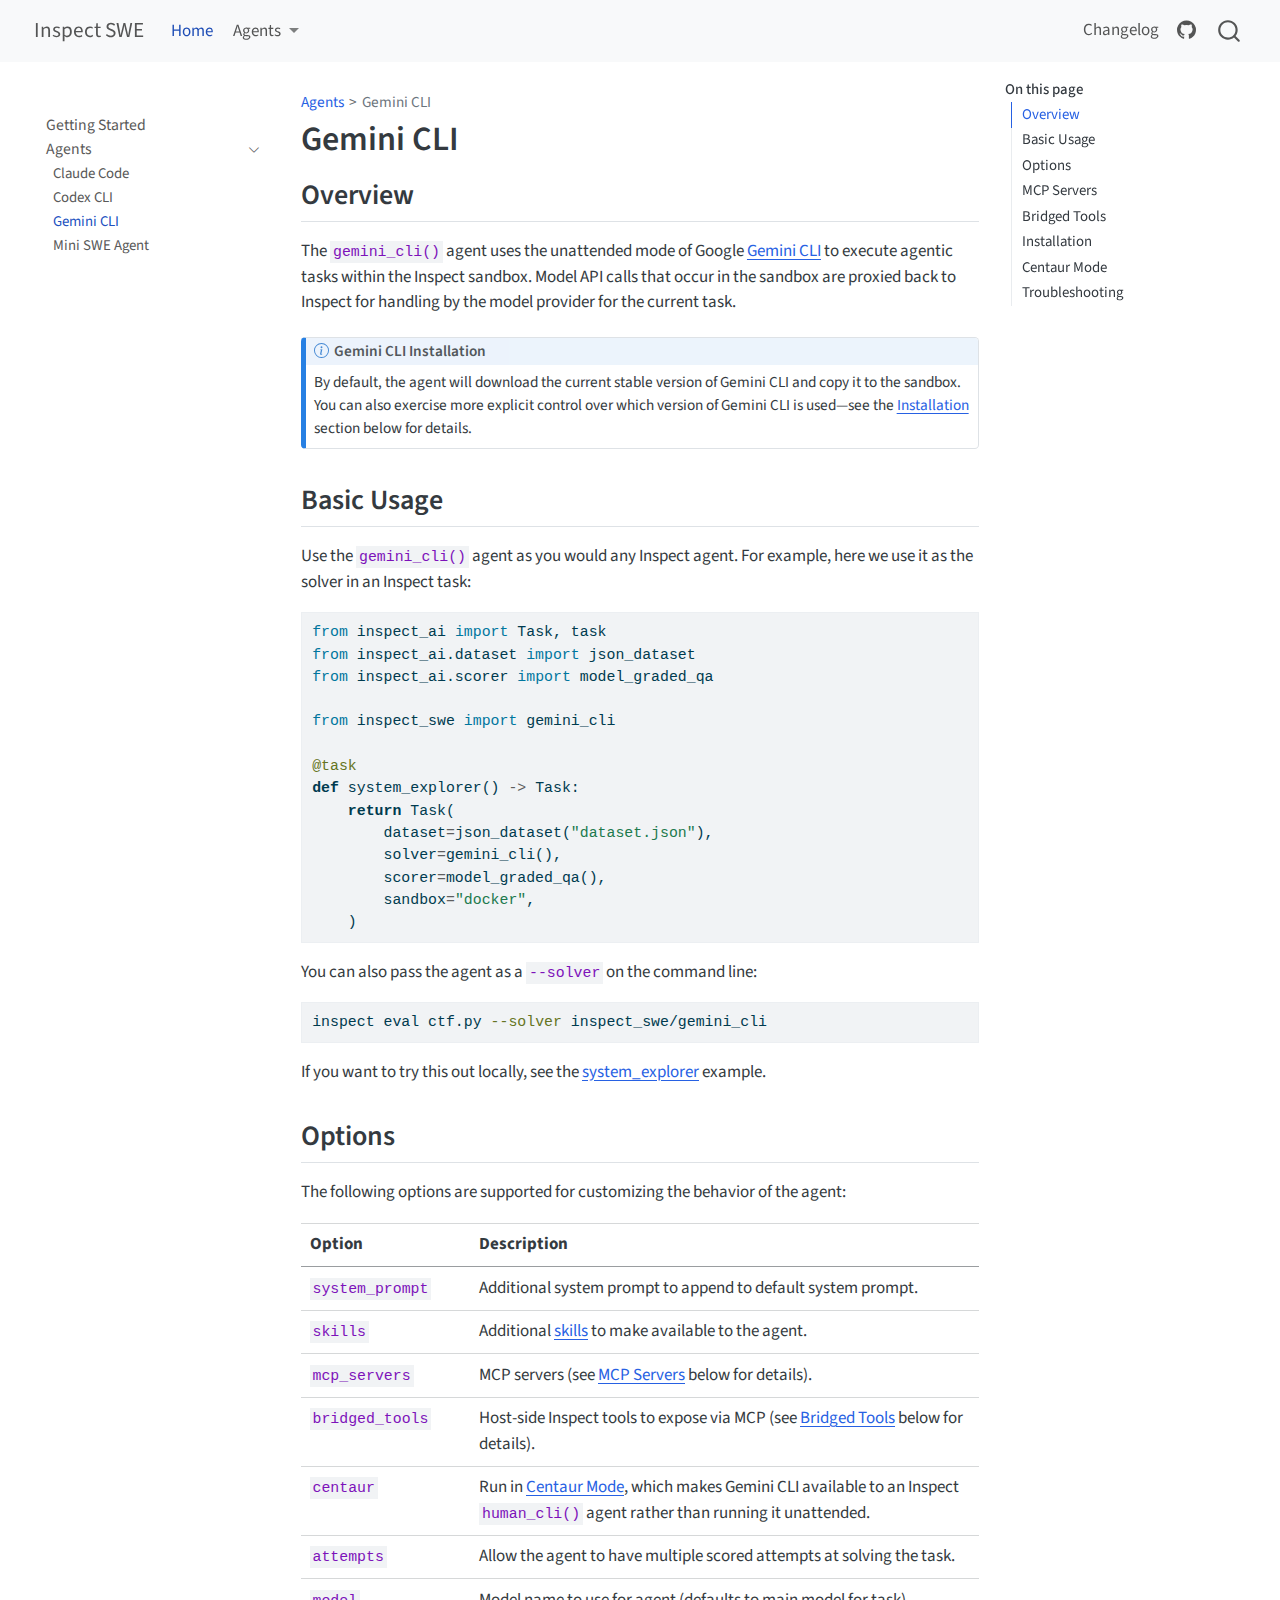
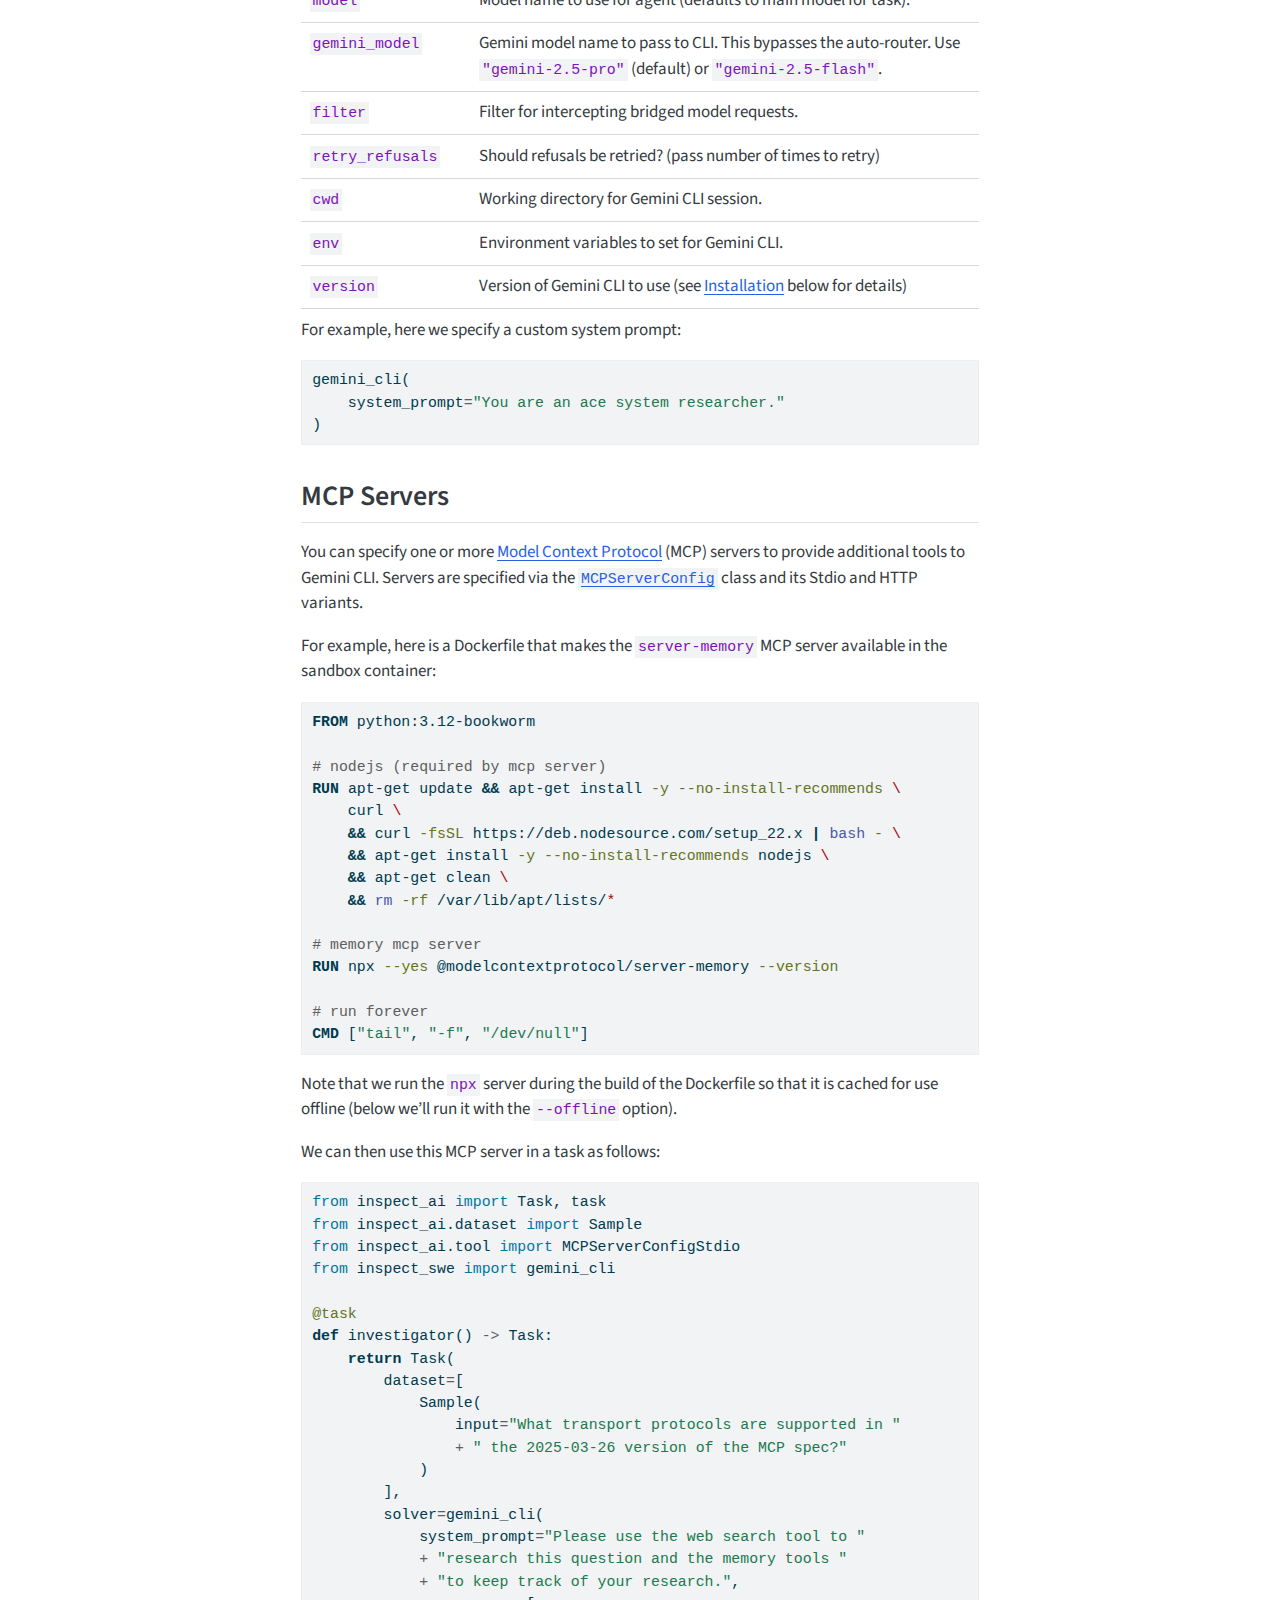
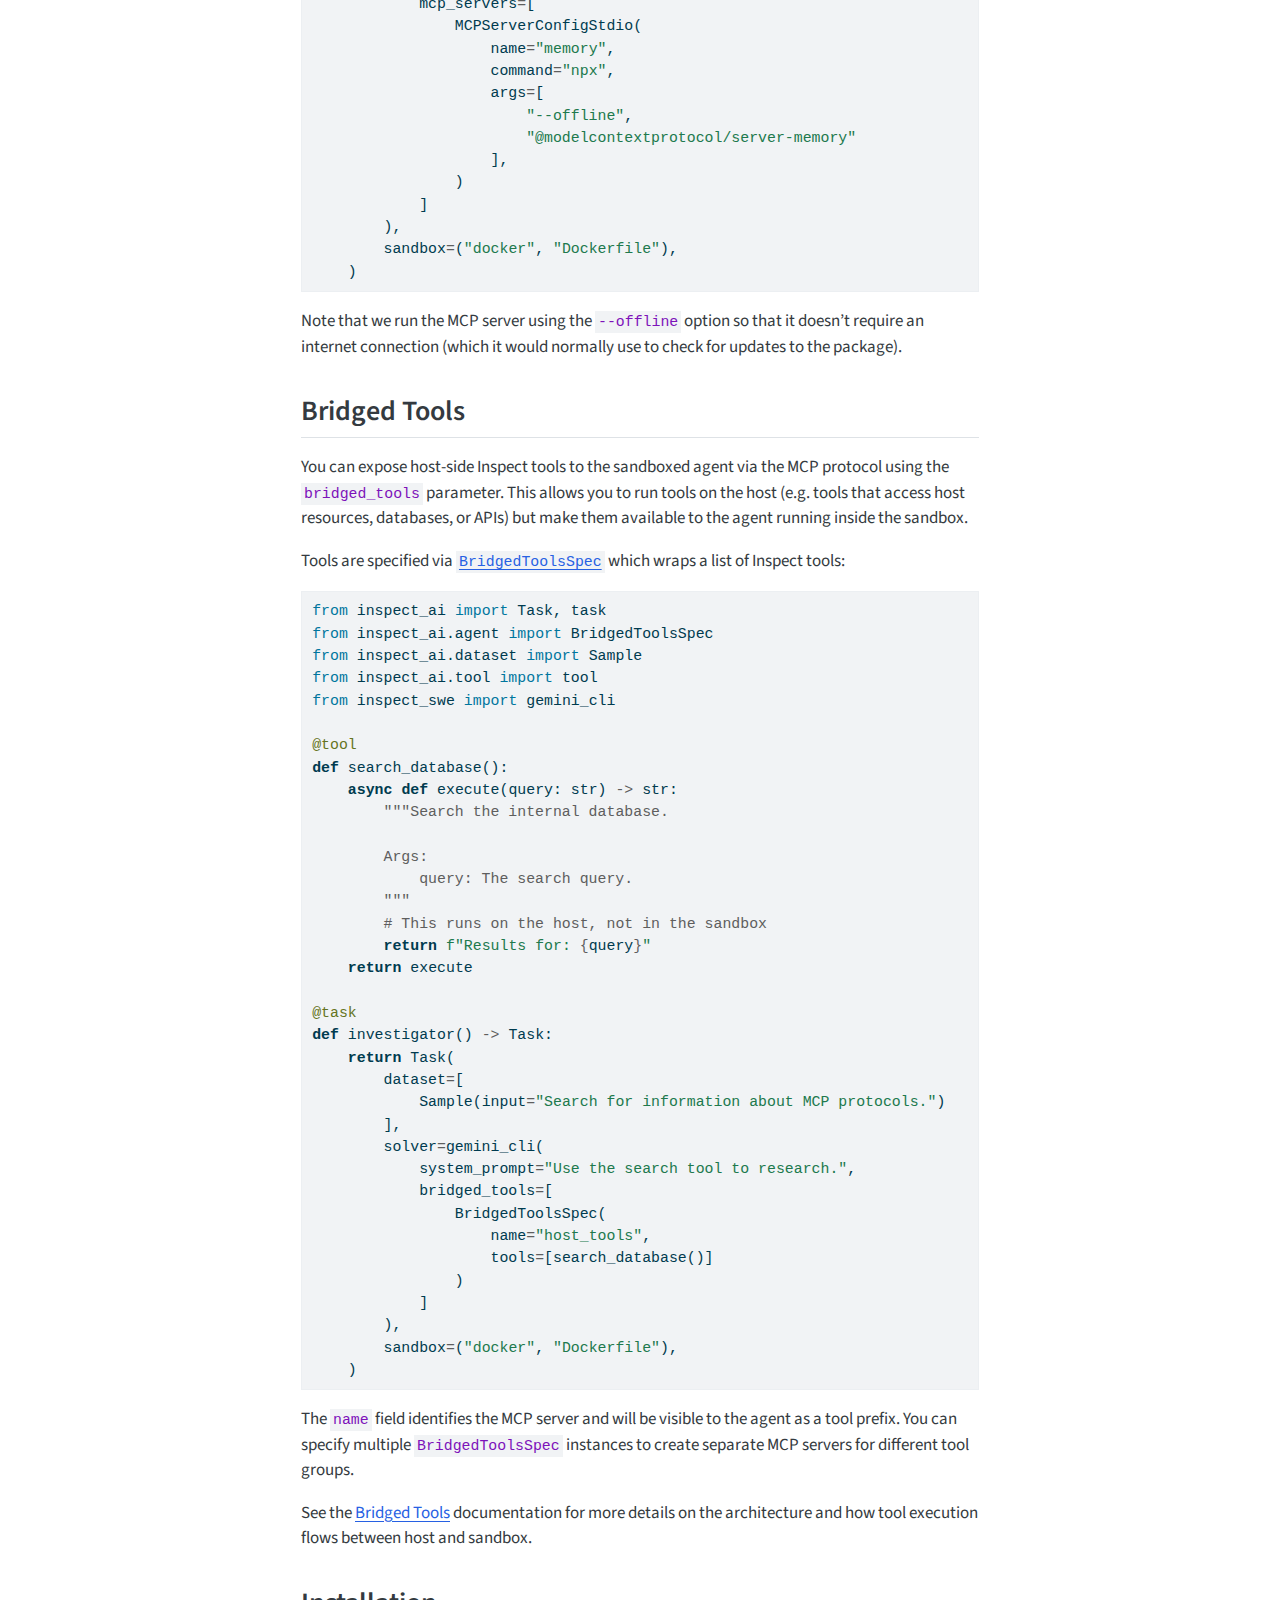
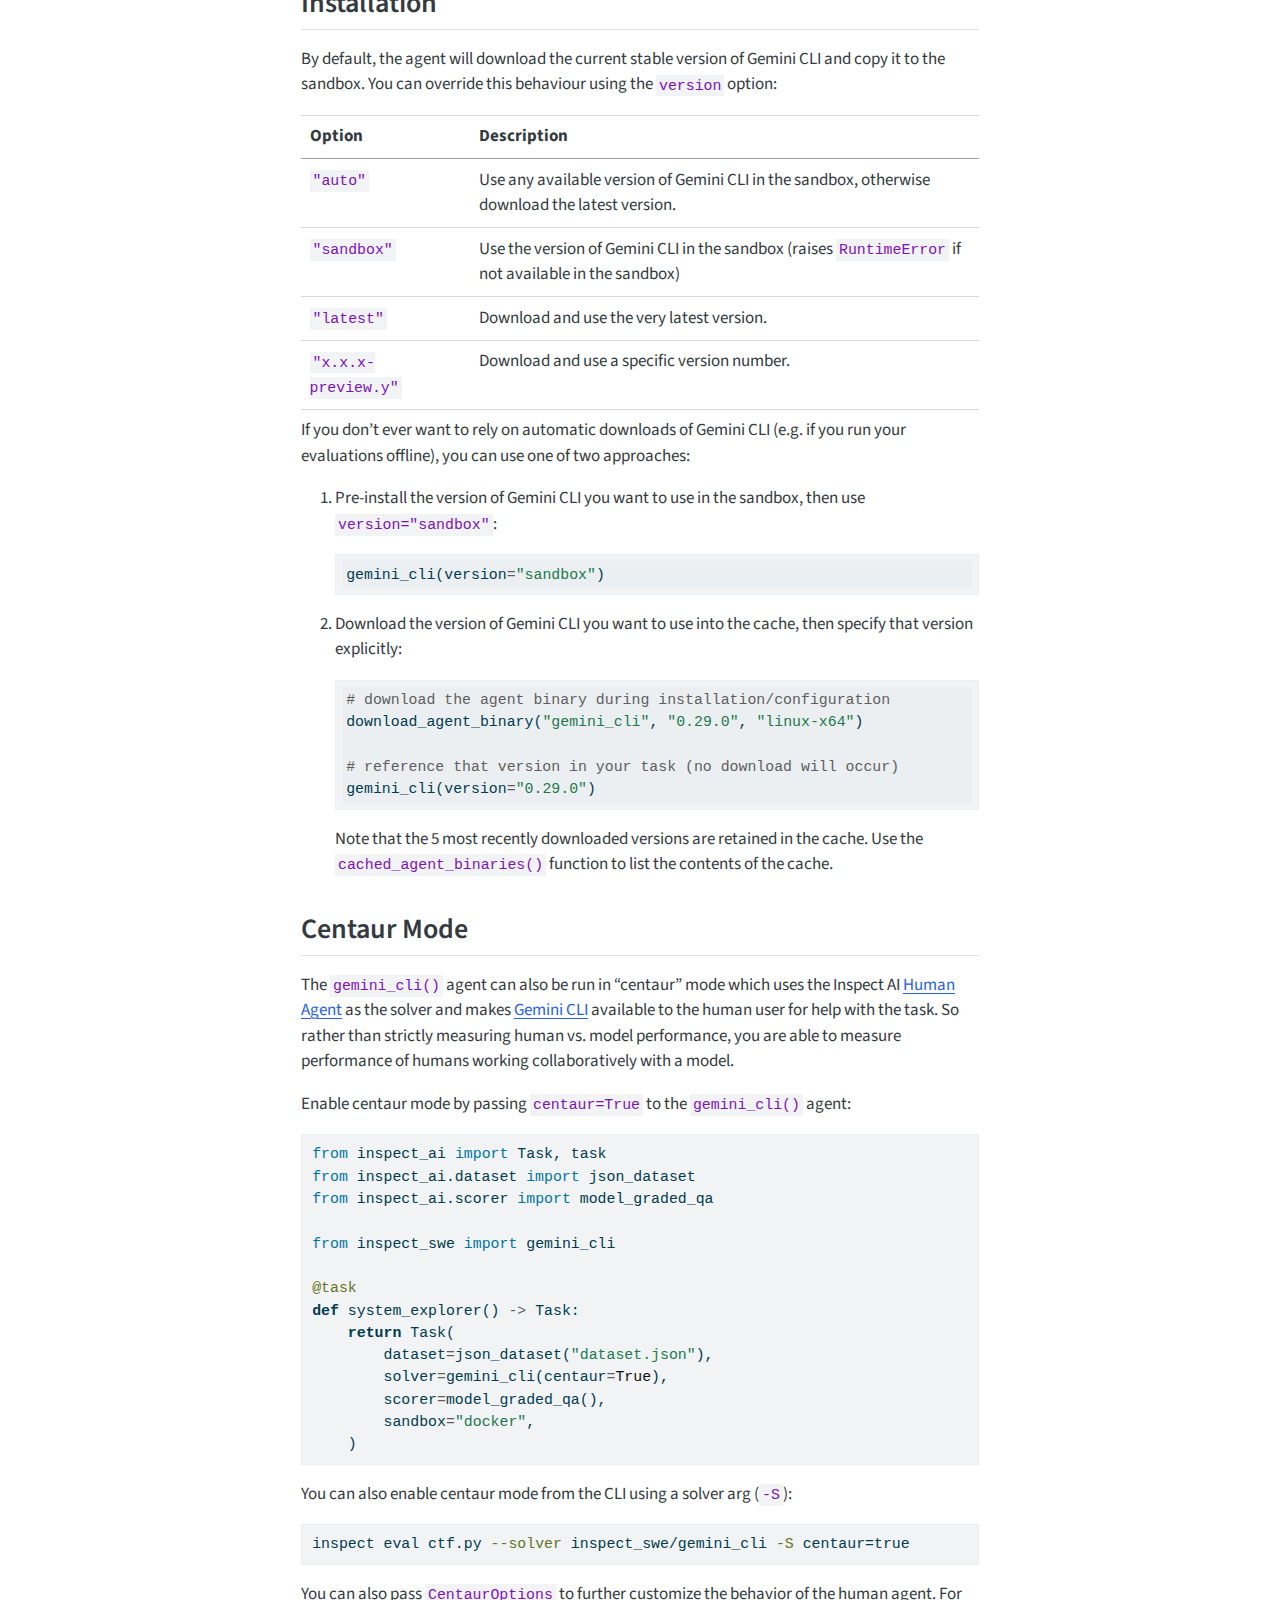
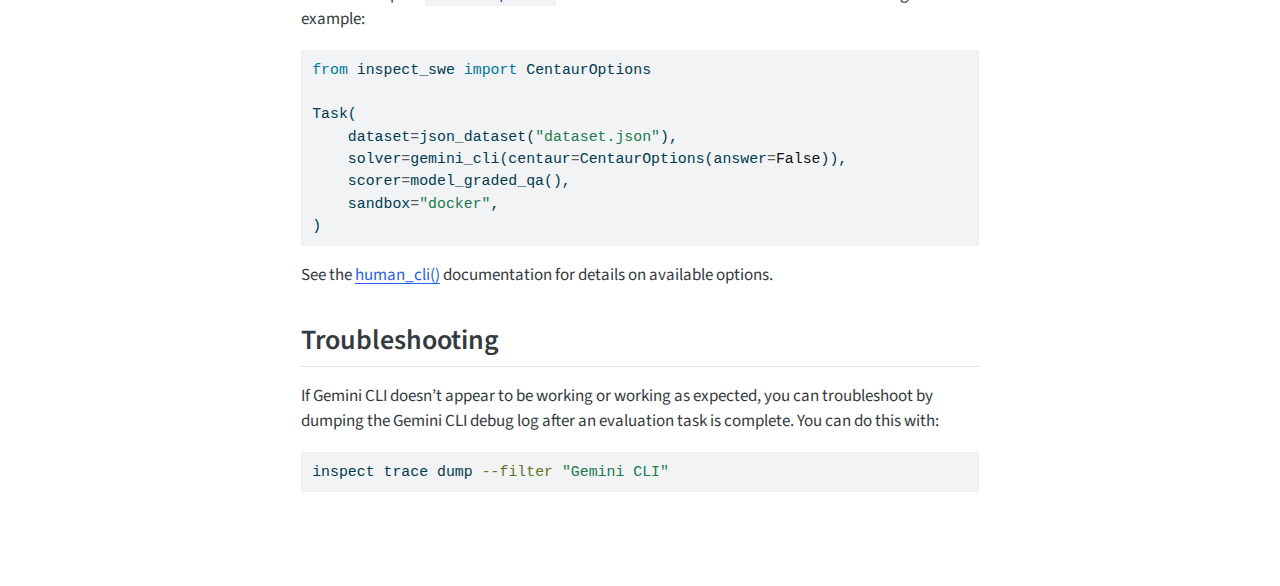
<file: gemini_cli.html>
<!DOCTYPE html>
<html xmlns="http://www.w3.org/1999/xhtml" lang="en" xml:lang="en"><head>

<meta charset="utf-8">
<meta name="generator" content="quarto-1.8.25">

<meta name="viewport" content="width=device-width, initial-scale=1.0, user-scalable=yes">


<title>Gemini CLI – Inspect SWE</title>
<style>
code{white-space: pre-wrap;}
span.smallcaps{font-variant: small-caps;}
div.columns{display: flex; gap: min(4vw, 1.5em);}
div.column{flex: auto; overflow-x: auto;}
div.hanging-indent{margin-left: 1.5em; text-indent: -1.5em;}
ul.task-list{list-style: none;}
ul.task-list li input[type="checkbox"] {
  width: 0.8em;
  margin: 0 0.8em 0.2em -1em; /* quarto-specific, see https://github.com/quarto-dev/quarto-cli/issues/4556 */ 
  vertical-align: middle;
}
/* CSS for syntax highlighting */
html { -webkit-text-size-adjust: 100%; }
pre > code.sourceCode { white-space: pre; position: relative; }
pre > code.sourceCode > span { display: inline-block; line-height: 1.25; }
pre > code.sourceCode > span:empty { height: 1.2em; }
.sourceCode { overflow: visible; }
code.sourceCode > span { color: inherit; text-decoration: inherit; }
div.sourceCode { margin: 1em 0; }
pre.sourceCode { margin: 0; }
@media screen {
div.sourceCode { overflow: auto; }
}
@media print {
pre > code.sourceCode { white-space: pre-wrap; }
pre > code.sourceCode > span { text-indent: -5em; padding-left: 5em; }
}
pre.numberSource code
  { counter-reset: source-line 0; }
pre.numberSource code > span
  { position: relative; left: -4em; counter-increment: source-line; }
pre.numberSource code > span > a:first-child::before
  { content: counter(source-line);
    position: relative; left: -1em; text-align: right; vertical-align: baseline;
    border: none; display: inline-block;
    -webkit-touch-callout: none; -webkit-user-select: none;
    -khtml-user-select: none; -moz-user-select: none;
    -ms-user-select: none; user-select: none;
    padding: 0 4px; width: 4em;
  }
pre.numberSource { margin-left: 3em;  padding-left: 4px; }
div.sourceCode
  {   }
@media screen {
pre > code.sourceCode > span > a:first-child::before { text-decoration: underline; }
}
</style>


<script src="site_libs/quarto-nav/quarto-nav.js"></script>
<script src="site_libs/quarto-nav/headroom.min.js"></script>
<script src="site_libs/clipboard/clipboard.min.js"></script>
<script src="site_libs/quarto-search/autocomplete.umd.js"></script>
<script src="site_libs/quarto-search/fuse.min.js"></script>
<script src="site_libs/quarto-search/quarto-search.js"></script>
<meta name="quarto:offset" content="./">
<script src="site_libs/quarto-html/quarto.js" type="module"></script>
<script src="site_libs/quarto-html/tabsets/tabsets.js" type="module"></script>
<script src="site_libs/quarto-html/axe/axe-check.js" type="module"></script>
<script src="site_libs/quarto-html/popper.min.js"></script>
<script src="site_libs/quarto-html/tippy.umd.min.js"></script>
<script src="site_libs/quarto-html/anchor.min.js"></script>
<link href="site_libs/quarto-html/tippy.css" rel="stylesheet">
<link href="site_libs/quarto-html/quarto-syntax-highlighting-7b89279ff1a6dce999919e0e67d4d9ec.css" rel="stylesheet" id="quarto-text-highlighting-styles">
<script src="site_libs/bootstrap/bootstrap.min.js"></script>
<link href="site_libs/bootstrap/bootstrap-icons.css" rel="stylesheet">
<link href="site_libs/bootstrap/bootstrap-5b4ad623e5705c0698d39aec6f10cf02.min.css" rel="stylesheet" append-hash="true" id="quarto-bootstrap" data-mode="light">
<script id="quarto-search-options" type="application/json">{
  "location": "navbar",
  "copy-button": false,
  "collapse-after": 3,
  "panel-placement": "end",
  "type": "overlay",
  "limit": 50,
  "keyboard-shortcut": [
    "f",
    "/",
    "s"
  ],
  "show-item-context": false,
  "language": {
    "search-no-results-text": "No results",
    "search-matching-documents-text": "matching documents",
    "search-copy-link-title": "Copy link to search",
    "search-hide-matches-text": "Hide additional matches",
    "search-more-match-text": "more match in this document",
    "search-more-matches-text": "more matches in this document",
    "search-clear-button-title": "Clear",
    "search-text-placeholder": "",
    "search-detached-cancel-button-title": "Cancel",
    "search-submit-button-title": "Submit",
    "search-label": "Search"
  }
}</script>


<link rel="stylesheet" href="styles.css">
</head>

<body class="nav-sidebar floating nav-fixed quarto-light">

<div id="quarto-search-results"></div>
  <header id="quarto-header" class="headroom fixed-top">
    <nav class="navbar navbar-expand-lg " data-bs-theme="dark">
      <div class="navbar-container container-fluid">
      <div class="navbar-brand-container mx-auto">
    <a href="./index.html" class="navbar-brand navbar-brand-logo">
    </a>
    <a class="navbar-brand" href="./index.html">
    <span class="navbar-title">Inspect SWE</span>
    </a>
  </div>
            <div id="quarto-search" class="" title="Search"></div>
          <button class="navbar-toggler" type="button" data-bs-toggle="collapse" data-bs-target="#navbarCollapse" aria-controls="navbarCollapse" role="menu" aria-expanded="false" aria-label="Toggle navigation" onclick="if (window.quartoToggleHeadroom) { window.quartoToggleHeadroom(); }">
  <span class="navbar-toggler-icon"></span>
</button>
          <div class="collapse navbar-collapse" id="navbarCollapse">
            <ul class="navbar-nav navbar-nav-scroll me-auto">
  <li class="nav-item">
    <a class="nav-link active" href="./index.html" aria-current="page"> 
<span class="menu-text">Home</span></a>
  </li>  
  <li class="nav-item dropdown ">
    <a class="nav-link dropdown-toggle" href="#" id="nav-menu-agents" role="link" data-bs-toggle="dropdown" aria-expanded="false">
 <span class="menu-text">Agents</span>
    </a>
    <ul class="dropdown-menu" aria-labelledby="nav-menu-agents">    
        <li>
    <a class="dropdown-item" href="./claude_code.html">
 <span class="dropdown-text">Claude Code</span></a>
  </li>  
        <li>
    <a class="dropdown-item" href="./codex_cli.html">
 <span class="dropdown-text">Codex CLI</span></a>
  </li>  
        <li>
    <a class="dropdown-item" href="./gemini_cli.html">
 <span class="dropdown-text">Gemini CLI</span></a>
  </li>  
        <li>
    <a class="dropdown-item" href="./mini_swe_agent.html">
 <span class="dropdown-text">Mini SWE Agent</span></a>
  </li>  
    </ul>
  </li>
</ul>
            <ul class="navbar-nav navbar-nav-scroll ms-auto">
  <li class="nav-item">
    <a class="nav-link" href="./CHANGELOG.html"> 
<span class="menu-text">Changelog</span></a>
  </li>  
  <li class="nav-item compact">
    <a class="nav-link" href="https://github.com/meridianlabs-ai/inspect_swe"> <i class="bi bi-github" role="img" aria-label="GitHub">
</i> 
<span class="menu-text"></span></a>
  </li>  
</ul>
          </div> <!-- /navcollapse -->
            <div class="quarto-navbar-tools">
</div>
      </div> <!-- /container-fluid -->
    </nav>
  <nav class="quarto-secondary-nav">
    <div class="container-fluid d-flex">
      <button type="button" class="quarto-btn-toggle btn" data-bs-toggle="collapse" role="button" data-bs-target=".quarto-sidebar-collapse-item" aria-controls="quarto-sidebar" aria-expanded="false" aria-label="Toggle sidebar navigation" onclick="if (window.quartoToggleHeadroom) { window.quartoToggleHeadroom(); }">
        <i class="bi bi-layout-text-sidebar-reverse"></i>
      </button>
        <nav class="quarto-page-breadcrumbs" aria-label="breadcrumb"><ol class="breadcrumb"><li class="breadcrumb-item"><a href="./claude_code.html">Agents</a></li><li class="breadcrumb-item"><a href="./gemini_cli.html">Gemini CLI</a></li></ol></nav>
        <a class="flex-grow-1" role="navigation" data-bs-toggle="collapse" data-bs-target=".quarto-sidebar-collapse-item" aria-controls="quarto-sidebar" aria-expanded="false" aria-label="Toggle sidebar navigation" onclick="if (window.quartoToggleHeadroom) { window.quartoToggleHeadroom(); }">      
        </a>
    </div>
  </nav>
</header>
<!-- content -->
<div id="quarto-content" class="quarto-container page-columns page-rows-contents page-layout-article page-navbar">
<!-- sidebar -->
  <nav id="quarto-sidebar" class="sidebar collapse collapse-horizontal quarto-sidebar-collapse-item sidebar-navigation floating overflow-auto">
    <div class="pt-lg-2 mt-2 text-left sidebar-header">
      <a href="./index.html" class="sidebar-logo-link">
      </a>
      </div>
    <div class="sidebar-menu-container"> 
    <ul class="list-unstyled mt-1">
        <li class="sidebar-item">
  <div class="sidebar-item-container"> 
  <a href="./index.html" class="sidebar-item-text sidebar-link">
 <span class="menu-text">Getting Started</span></a>
  </div>
</li>
        <li class="sidebar-item sidebar-item-section">
      <div class="sidebar-item-container"> 
            <a class="sidebar-item-text sidebar-link text-start" data-bs-toggle="collapse" data-bs-target="#quarto-sidebar-section-1" role="navigation" aria-expanded="true">
 <span class="menu-text">Agents</span></a>
          <a class="sidebar-item-toggle text-start" data-bs-toggle="collapse" data-bs-target="#quarto-sidebar-section-1" role="navigation" aria-expanded="true" aria-label="Toggle section">
            <i class="bi bi-chevron-right ms-2"></i>
          </a> 
      </div>
      <ul id="quarto-sidebar-section-1" class="collapse list-unstyled sidebar-section depth1 show">  
          <li class="sidebar-item">
  <div class="sidebar-item-container"> 
  <a href="./claude_code.html" class="sidebar-item-text sidebar-link">
 <span class="menu-text">Claude Code</span></a>
  </div>
</li>
          <li class="sidebar-item">
  <div class="sidebar-item-container"> 
  <a href="./codex_cli.html" class="sidebar-item-text sidebar-link">
 <span class="menu-text">Codex CLI</span></a>
  </div>
</li>
          <li class="sidebar-item">
  <div class="sidebar-item-container"> 
  <a href="./gemini_cli.html" class="sidebar-item-text sidebar-link active">
 <span class="menu-text">Gemini CLI</span></a>
  </div>
</li>
          <li class="sidebar-item">
  <div class="sidebar-item-container"> 
  <a href="./mini_swe_agent.html" class="sidebar-item-text sidebar-link">
 <span class="menu-text">Mini SWE Agent</span></a>
  </div>
</li>
      </ul>
  </li>
    </ul>
    </div>
</nav>
<div id="quarto-sidebar-glass" class="quarto-sidebar-collapse-item" data-bs-toggle="collapse" data-bs-target=".quarto-sidebar-collapse-item"></div>
<!-- margin-sidebar -->
    <div id="quarto-margin-sidebar" class="sidebar margin-sidebar">
        <nav id="TOC" role="doc-toc" class="toc-active">
    <h2 id="toc-title">On this page</h2>
   
  <ul>
  <li><a href="#overview" id="toc-overview" class="nav-link active" data-scroll-target="#overview">Overview</a></li>
  <li><a href="#basic-usage" id="toc-basic-usage" class="nav-link" data-scroll-target="#basic-usage">Basic Usage</a></li>
  <li><a href="#options" id="toc-options" class="nav-link" data-scroll-target="#options">Options</a></li>
  <li><a href="#mcp-servers" id="toc-mcp-servers" class="nav-link" data-scroll-target="#mcp-servers">MCP Servers</a></li>
  <li><a href="#bridged-tools" id="toc-bridged-tools" class="nav-link" data-scroll-target="#bridged-tools">Bridged Tools</a></li>
  <li><a href="#installation-1" id="toc-installation-1" class="nav-link" data-scroll-target="#installation-1">Installation</a></li>
  <li><a href="#centaur-mode" id="toc-centaur-mode" class="nav-link" data-scroll-target="#centaur-mode">Centaur Mode</a></li>
  <li><a href="#troubleshooting" id="toc-troubleshooting" class="nav-link" data-scroll-target="#troubleshooting">Troubleshooting</a></li>
  </ul>
</nav>
    </div>
<!-- main -->
<main class="content" id="quarto-document-content">

<header id="title-block-header" class="quarto-title-block default"><nav class="quarto-page-breadcrumbs quarto-title-breadcrumbs d-none d-lg-block" aria-label="breadcrumb"><ol class="breadcrumb"><li class="breadcrumb-item"><a href="./claude_code.html">Agents</a></li><li class="breadcrumb-item"><a href="./gemini_cli.html">Gemini CLI</a></li></ol></nav>
<div class="quarto-title">
<h1 class="title">Gemini CLI</h1>
</div>



<div class="quarto-title-meta">

    
  
    
  </div>
  


</header>


<section id="overview" class="level2">
<h2 class="anchored" data-anchor-id="overview">Overview</h2>
<p>The <code>gemini_cli()</code> agent uses the unattended mode of Google <a href="https://github.com/google-gemini/gemini-cli">Gemini CLI</a> to execute agentic tasks within the Inspect sandbox. Model API calls that occur in the sandbox are proxied back to Inspect for handling by the model provider for the current task.</p>
<div class="callout callout-style-default callout-note callout-titled">
<div class="callout-header d-flex align-content-center">
<div class="callout-icon-container">
<i class="callout-icon"></i>
</div>
<div class="callout-title-container flex-fill">
<span class="screen-reader-only">Note</span>Gemini CLI Installation
</div>
</div>
<div class="callout-body-container callout-body">
<p>By default, the agent will download the current stable version of Gemini CLI and copy it to the sandbox. You can also exercise more explicit control over which version of Gemini CLI is used—see the <a href="#installation">Installation</a> section below for details.</p>
</div>
</div>
</section>
<section id="basic-usage" class="level2">
<h2 class="anchored" data-anchor-id="basic-usage">Basic Usage</h2>
<p>Use the <code>gemini_cli()</code> agent as you would any Inspect agent. For example, here we use it as the solver in an Inspect task:</p>
<div class="code-copy-outer-scaffold"><div class="sourceCode" id="cb1"><pre class="sourceCode python code-with-copy"><code class="sourceCode python"><span id="cb1-1"><a href="#cb1-1" aria-hidden="true" tabindex="-1"></a><span class="im">from</span> inspect_ai <span class="im">import</span> Task, task</span>
<span id="cb1-2"><a href="#cb1-2" aria-hidden="true" tabindex="-1"></a><span class="im">from</span> inspect_ai.dataset <span class="im">import</span> json_dataset</span>
<span id="cb1-3"><a href="#cb1-3" aria-hidden="true" tabindex="-1"></a><span class="im">from</span> inspect_ai.scorer <span class="im">import</span> model_graded_qa</span>
<span id="cb1-4"><a href="#cb1-4" aria-hidden="true" tabindex="-1"></a></span>
<span id="cb1-5"><a href="#cb1-5" aria-hidden="true" tabindex="-1"></a><span class="im">from</span> inspect_swe <span class="im">import</span> gemini_cli</span>
<span id="cb1-6"><a href="#cb1-6" aria-hidden="true" tabindex="-1"></a></span>
<span id="cb1-7"><a href="#cb1-7" aria-hidden="true" tabindex="-1"></a><span class="at">@task</span></span>
<span id="cb1-8"><a href="#cb1-8" aria-hidden="true" tabindex="-1"></a><span class="kw">def</span> system_explorer() <span class="op">-&gt;</span> Task:</span>
<span id="cb1-9"><a href="#cb1-9" aria-hidden="true" tabindex="-1"></a>    <span class="cf">return</span> Task(</span>
<span id="cb1-10"><a href="#cb1-10" aria-hidden="true" tabindex="-1"></a>        dataset<span class="op">=</span>json_dataset(<span class="st">"dataset.json"</span>),</span>
<span id="cb1-11"><a href="#cb1-11" aria-hidden="true" tabindex="-1"></a>        solver<span class="op">=</span>gemini_cli(),</span>
<span id="cb1-12"><a href="#cb1-12" aria-hidden="true" tabindex="-1"></a>        scorer<span class="op">=</span>model_graded_qa(),</span>
<span id="cb1-13"><a href="#cb1-13" aria-hidden="true" tabindex="-1"></a>        sandbox<span class="op">=</span><span class="st">"docker"</span>,</span>
<span id="cb1-14"><a href="#cb1-14" aria-hidden="true" tabindex="-1"></a>    )</span></code></pre></div><button title="Copy to Clipboard" class="code-copy-button"><i class="bi"></i></button></div>
<p>You can also pass the agent as a <code>--solver</code> on the command line:</p>
<div class="code-copy-outer-scaffold"><div class="sourceCode" id="cb2"><pre class="sourceCode bash code-with-copy"><code class="sourceCode bash"><span id="cb2-1"><a href="#cb2-1" aria-hidden="true" tabindex="-1"></a><span class="ex">inspect</span> eval ctf.py <span class="at">--solver</span> inspect_swe/gemini_cli</span></code></pre></div><button title="Copy to Clipboard" class="code-copy-button"><i class="bi"></i></button></div>
<p>If you want to try this out locally, see the <a href="https://github.com/meridianlabs-ai/inspect_swe/tree/main/examples/system_explorer/task.py">system_explorer</a> example.</p>
</section>
<section id="options" class="level2">
<h2 class="anchored" data-anchor-id="options">Options</h2>
<p>The following options are supported for customizing the behavior of the agent:</p>
<table class="caption-top table">
<colgroup>
<col style="width: 25%">
<col style="width: 75%">
</colgroup>
<thead>
<tr class="header">
<th>Option</th>
<th>Description</th>
</tr>
</thead>
<tbody>
<tr class="odd">
<td><code>system_prompt</code></td>
<td>Additional system prompt to append to default system prompt.</td>
</tr>
<tr class="even">
<td><code>skills</code></td>
<td>Additional <a href="https://inspect.aisi.org.uk/tools-standard.html#sec-skill">skills</a> to make available to the agent.</td>
</tr>
<tr class="odd">
<td><code>mcp_servers</code></td>
<td>MCP servers (see <a href="#mcp-servers">MCP Servers</a> below for details).</td>
</tr>
<tr class="even">
<td><code>bridged_tools</code></td>
<td>Host-side Inspect tools to expose via MCP (see <a href="#bridged-tools">Bridged Tools</a> below for details).</td>
</tr>
<tr class="odd">
<td><code>centaur</code></td>
<td>Run in <a href="#centaur-mode">Centaur Mode</a>, which makes Gemini CLI available to an Inspect <code>human_cli()</code> agent rather than running it unattended.</td>
</tr>
<tr class="even">
<td><code>attempts</code></td>
<td>Allow the agent to have multiple scored attempts at solving the task.</td>
</tr>
<tr class="odd">
<td><code>model</code></td>
<td>Model name to use for agent (defaults to main model for task).</td>
</tr>
<tr class="even">
<td><code>gemini_model</code></td>
<td>Gemini model name to pass to CLI. This bypasses the auto-router. Use <code>"gemini-2.5-pro"</code> (default) or <code>"gemini-2.5-flash"</code>.</td>
</tr>
<tr class="odd">
<td><code>filter</code></td>
<td>Filter for intercepting bridged model requests.</td>
</tr>
<tr class="even">
<td><code>retry_refusals</code></td>
<td>Should refusals be retried? (pass number of times to retry)</td>
</tr>
<tr class="odd">
<td><code>cwd</code></td>
<td>Working directory for Gemini CLI session.</td>
</tr>
<tr class="even">
<td><code>env</code></td>
<td>Environment variables to set for Gemini CLI.</td>
</tr>
<tr class="odd">
<td><code>version</code></td>
<td>Version of Gemini CLI to use (see <a href="#installation">Installation</a> below for details)</td>
</tr>
</tbody>
</table>
<p>For example, here we specify a custom system prompt:</p>
<div class="code-copy-outer-scaffold"><div class="sourceCode" id="cb3"><pre class="sourceCode python code-with-copy"><code class="sourceCode python"><span id="cb3-1"><a href="#cb3-1" aria-hidden="true" tabindex="-1"></a>gemini_cli(</span>
<span id="cb3-2"><a href="#cb3-2" aria-hidden="true" tabindex="-1"></a>    system_prompt<span class="op">=</span><span class="st">"You are an ace system researcher."</span></span>
<span id="cb3-3"><a href="#cb3-3" aria-hidden="true" tabindex="-1"></a>)</span></code></pre></div><button title="Copy to Clipboard" class="code-copy-button"><i class="bi"></i></button></div>
</section>
<section id="mcp-servers" class="level2">
<h2 class="anchored" data-anchor-id="mcp-servers">MCP Servers</h2>
<p>You can specify one or more <a href="https://modelcontextprotocol.io/docs/getting-started/intro">Model Context Protocol</a> (MCP) servers to provide additional tools to Gemini CLI. Servers are specified via the <a href="https://inspect.aisi.org.uk/reference/inspect_ai.tool.html#mcpserverconfig"><code>MCPServerConfig</code></a> class and its Stdio and HTTP variants.</p>
<p>For example, here is a Dockerfile that makes the <code>server-memory</code> MCP server available in the sandbox container:</p>
<div class="code-copy-outer-scaffold"><div class="sourceCode" id="cb4"><pre class="sourceCode dockerfile code-with-copy"><code class="sourceCode dockerfile"><span id="cb4-1"><a href="#cb4-1" aria-hidden="true" tabindex="-1"></a><span class="kw">FROM</span> python:3.12-bookworm</span>
<span id="cb4-2"><a href="#cb4-2" aria-hidden="true" tabindex="-1"></a></span>
<span id="cb4-3"><a href="#cb4-3" aria-hidden="true" tabindex="-1"></a><span class="co"># nodejs (required by mcp server)</span></span>
<span id="cb4-4"><a href="#cb4-4" aria-hidden="true" tabindex="-1"></a><span class="kw">RUN</span> <span class="ex">apt-get</span> update <span class="kw">&amp;&amp;</span> <span class="ex">apt-get</span> install <span class="at">-y</span> <span class="at">--no-install-recommends</span> <span class="dt">\</span></span>
<span id="cb4-5"><a href="#cb4-5" aria-hidden="true" tabindex="-1"></a>    curl <span class="dt">\</span></span>
<span id="cb4-6"><a href="#cb4-6" aria-hidden="true" tabindex="-1"></a>    <span class="kw">&amp;&amp;</span> <span class="ex">curl</span> <span class="at">-fsSL</span> https://deb.nodesource.com/setup_22.x <span class="kw">|</span> <span class="fu">bash</span> <span class="at">-</span> <span class="dt">\</span></span>
<span id="cb4-7"><a href="#cb4-7" aria-hidden="true" tabindex="-1"></a>    <span class="kw">&amp;&amp;</span> <span class="ex">apt-get</span> install <span class="at">-y</span> <span class="at">--no-install-recommends</span> nodejs <span class="dt">\</span></span>
<span id="cb4-8"><a href="#cb4-8" aria-hidden="true" tabindex="-1"></a>    <span class="kw">&amp;&amp;</span> <span class="ex">apt-get</span> clean <span class="dt">\</span></span>
<span id="cb4-9"><a href="#cb4-9" aria-hidden="true" tabindex="-1"></a>    <span class="kw">&amp;&amp;</span> <span class="fu">rm</span> <span class="at">-rf</span> /var/lib/apt/lists/<span class="pp">*</span></span>
<span id="cb4-10"><a href="#cb4-10" aria-hidden="true" tabindex="-1"></a></span>
<span id="cb4-11"><a href="#cb4-11" aria-hidden="true" tabindex="-1"></a><span class="co"># memory mcp server</span></span>
<span id="cb4-12"><a href="#cb4-12" aria-hidden="true" tabindex="-1"></a><span class="kw">RUN</span> <span class="ex">npx</span> <span class="at">--yes</span> @modelcontextprotocol/server-memory <span class="at">--version</span></span>
<span id="cb4-13"><a href="#cb4-13" aria-hidden="true" tabindex="-1"></a></span>
<span id="cb4-14"><a href="#cb4-14" aria-hidden="true" tabindex="-1"></a><span class="co"># run forever</span></span>
<span id="cb4-15"><a href="#cb4-15" aria-hidden="true" tabindex="-1"></a><span class="kw">CMD</span> [<span class="st">"tail"</span>, <span class="st">"-f"</span>, <span class="st">"/dev/null"</span>]</span></code></pre></div><button title="Copy to Clipboard" class="code-copy-button"><i class="bi"></i></button></div>
<p>Note that we run the <code>npx</code> server during the build of the Dockerfile so that it is cached for use offline (below we’ll run it with the <code>--offline</code> option).</p>
<p>We can then use this MCP server in a task as follows:</p>
<div class="code-copy-outer-scaffold"><div class="sourceCode" id="cb5"><pre class="sourceCode python code-with-copy"><code class="sourceCode python"><span id="cb5-1"><a href="#cb5-1" aria-hidden="true" tabindex="-1"></a><span class="im">from</span> inspect_ai <span class="im">import</span> Task, task</span>
<span id="cb5-2"><a href="#cb5-2" aria-hidden="true" tabindex="-1"></a><span class="im">from</span> inspect_ai.dataset <span class="im">import</span> Sample</span>
<span id="cb5-3"><a href="#cb5-3" aria-hidden="true" tabindex="-1"></a><span class="im">from</span> inspect_ai.tool <span class="im">import</span> MCPServerConfigStdio</span>
<span id="cb5-4"><a href="#cb5-4" aria-hidden="true" tabindex="-1"></a><span class="im">from</span> inspect_swe <span class="im">import</span> gemini_cli</span>
<span id="cb5-5"><a href="#cb5-5" aria-hidden="true" tabindex="-1"></a></span>
<span id="cb5-6"><a href="#cb5-6" aria-hidden="true" tabindex="-1"></a><span class="at">@task</span></span>
<span id="cb5-7"><a href="#cb5-7" aria-hidden="true" tabindex="-1"></a><span class="kw">def</span> investigator() <span class="op">-&gt;</span> Task:</span>
<span id="cb5-8"><a href="#cb5-8" aria-hidden="true" tabindex="-1"></a>    <span class="cf">return</span> Task(</span>
<span id="cb5-9"><a href="#cb5-9" aria-hidden="true" tabindex="-1"></a>        dataset<span class="op">=</span>[</span>
<span id="cb5-10"><a href="#cb5-10" aria-hidden="true" tabindex="-1"></a>            Sample(</span>
<span id="cb5-11"><a href="#cb5-11" aria-hidden="true" tabindex="-1"></a>                <span class="bu">input</span><span class="op">=</span><span class="st">"What transport protocols are supported in "</span></span>
<span id="cb5-12"><a href="#cb5-12" aria-hidden="true" tabindex="-1"></a>                <span class="op">+</span> <span class="st">" the 2025-03-26 version of the MCP spec?"</span></span>
<span id="cb5-13"><a href="#cb5-13" aria-hidden="true" tabindex="-1"></a>            )</span>
<span id="cb5-14"><a href="#cb5-14" aria-hidden="true" tabindex="-1"></a>        ],</span>
<span id="cb5-15"><a href="#cb5-15" aria-hidden="true" tabindex="-1"></a>        solver<span class="op">=</span>gemini_cli(</span>
<span id="cb5-16"><a href="#cb5-16" aria-hidden="true" tabindex="-1"></a>            system_prompt<span class="op">=</span><span class="st">"Please use the web search tool to "</span></span>
<span id="cb5-17"><a href="#cb5-17" aria-hidden="true" tabindex="-1"></a>            <span class="op">+</span> <span class="st">"research this question and the memory tools "</span></span>
<span id="cb5-18"><a href="#cb5-18" aria-hidden="true" tabindex="-1"></a>            <span class="op">+</span> <span class="st">"to keep track of your research."</span>,</span>
<span id="cb5-19"><a href="#cb5-19" aria-hidden="true" tabindex="-1"></a>            mcp_servers<span class="op">=</span>[</span>
<span id="cb5-20"><a href="#cb5-20" aria-hidden="true" tabindex="-1"></a>                MCPServerConfigStdio(</span>
<span id="cb5-21"><a href="#cb5-21" aria-hidden="true" tabindex="-1"></a>                    name<span class="op">=</span><span class="st">"memory"</span>,</span>
<span id="cb5-22"><a href="#cb5-22" aria-hidden="true" tabindex="-1"></a>                    command<span class="op">=</span><span class="st">"npx"</span>,</span>
<span id="cb5-23"><a href="#cb5-23" aria-hidden="true" tabindex="-1"></a>                    args<span class="op">=</span>[</span>
<span id="cb5-24"><a href="#cb5-24" aria-hidden="true" tabindex="-1"></a>                        <span class="st">"--offline"</span>,</span>
<span id="cb5-25"><a href="#cb5-25" aria-hidden="true" tabindex="-1"></a>                        <span class="st">"@modelcontextprotocol/server-memory"</span></span>
<span id="cb5-26"><a href="#cb5-26" aria-hidden="true" tabindex="-1"></a>                    ],</span>
<span id="cb5-27"><a href="#cb5-27" aria-hidden="true" tabindex="-1"></a>                )</span>
<span id="cb5-28"><a href="#cb5-28" aria-hidden="true" tabindex="-1"></a>            ]</span>
<span id="cb5-29"><a href="#cb5-29" aria-hidden="true" tabindex="-1"></a>        ),</span>
<span id="cb5-30"><a href="#cb5-30" aria-hidden="true" tabindex="-1"></a>        sandbox<span class="op">=</span>(<span class="st">"docker"</span>, <span class="st">"Dockerfile"</span>),</span>
<span id="cb5-31"><a href="#cb5-31" aria-hidden="true" tabindex="-1"></a>    )</span></code></pre></div><button title="Copy to Clipboard" class="code-copy-button"><i class="bi"></i></button></div>
<p>Note that we run the MCP server using the <code>--offline</code> option so that it doesn’t require an internet connection (which it would normally use to check for updates to the package).</p>
</section>
<section id="bridged-tools" class="level2">
<h2 class="anchored" data-anchor-id="bridged-tools">Bridged Tools</h2>
<p>You can expose host-side Inspect tools to the sandboxed agent via the MCP protocol using the <code>bridged_tools</code> parameter. This allows you to run tools on the host (e.g.&nbsp;tools that access host resources, databases, or APIs) but make them available to the agent running inside the sandbox.</p>
<p>Tools are specified via <a href="https://inspect.aisi.org.uk/reference/inspect_ai.agent.html#bridgedtoolsspec"><code>BridgedToolsSpec</code></a> which wraps a list of Inspect tools:</p>
<div class="code-copy-outer-scaffold"><div class="sourceCode" id="cb6"><pre class="sourceCode python code-with-copy"><code class="sourceCode python"><span id="cb6-1"><a href="#cb6-1" aria-hidden="true" tabindex="-1"></a><span class="im">from</span> inspect_ai <span class="im">import</span> Task, task</span>
<span id="cb6-2"><a href="#cb6-2" aria-hidden="true" tabindex="-1"></a><span class="im">from</span> inspect_ai.agent <span class="im">import</span> BridgedToolsSpec</span>
<span id="cb6-3"><a href="#cb6-3" aria-hidden="true" tabindex="-1"></a><span class="im">from</span> inspect_ai.dataset <span class="im">import</span> Sample</span>
<span id="cb6-4"><a href="#cb6-4" aria-hidden="true" tabindex="-1"></a><span class="im">from</span> inspect_ai.tool <span class="im">import</span> tool</span>
<span id="cb6-5"><a href="#cb6-5" aria-hidden="true" tabindex="-1"></a><span class="im">from</span> inspect_swe <span class="im">import</span> gemini_cli</span>
<span id="cb6-6"><a href="#cb6-6" aria-hidden="true" tabindex="-1"></a></span>
<span id="cb6-7"><a href="#cb6-7" aria-hidden="true" tabindex="-1"></a><span class="at">@tool</span></span>
<span id="cb6-8"><a href="#cb6-8" aria-hidden="true" tabindex="-1"></a><span class="kw">def</span> search_database():</span>
<span id="cb6-9"><a href="#cb6-9" aria-hidden="true" tabindex="-1"></a>    <span class="cf">async</span> <span class="kw">def</span> execute(query: <span class="bu">str</span>) <span class="op">-&gt;</span> <span class="bu">str</span>:</span>
<span id="cb6-10"><a href="#cb6-10" aria-hidden="true" tabindex="-1"></a>        <span class="co">"""Search the internal database.</span></span>
<span id="cb6-11"><a href="#cb6-11" aria-hidden="true" tabindex="-1"></a></span>
<span id="cb6-12"><a href="#cb6-12" aria-hidden="true" tabindex="-1"></a><span class="co">        Args:</span></span>
<span id="cb6-13"><a href="#cb6-13" aria-hidden="true" tabindex="-1"></a><span class="co">            query: The search query.</span></span>
<span id="cb6-14"><a href="#cb6-14" aria-hidden="true" tabindex="-1"></a><span class="co">        """</span></span>
<span id="cb6-15"><a href="#cb6-15" aria-hidden="true" tabindex="-1"></a>        <span class="co"># This runs on the host, not in the sandbox</span></span>
<span id="cb6-16"><a href="#cb6-16" aria-hidden="true" tabindex="-1"></a>        <span class="cf">return</span> <span class="ss">f"Results for: </span><span class="sc">{</span>query<span class="sc">}</span><span class="ss">"</span></span>
<span id="cb6-17"><a href="#cb6-17" aria-hidden="true" tabindex="-1"></a>    <span class="cf">return</span> execute</span>
<span id="cb6-18"><a href="#cb6-18" aria-hidden="true" tabindex="-1"></a></span>
<span id="cb6-19"><a href="#cb6-19" aria-hidden="true" tabindex="-1"></a><span class="at">@task</span></span>
<span id="cb6-20"><a href="#cb6-20" aria-hidden="true" tabindex="-1"></a><span class="kw">def</span> investigator() <span class="op">-&gt;</span> Task:</span>
<span id="cb6-21"><a href="#cb6-21" aria-hidden="true" tabindex="-1"></a>    <span class="cf">return</span> Task(</span>
<span id="cb6-22"><a href="#cb6-22" aria-hidden="true" tabindex="-1"></a>        dataset<span class="op">=</span>[</span>
<span id="cb6-23"><a href="#cb6-23" aria-hidden="true" tabindex="-1"></a>            Sample(<span class="bu">input</span><span class="op">=</span><span class="st">"Search for information about MCP protocols."</span>)</span>
<span id="cb6-24"><a href="#cb6-24" aria-hidden="true" tabindex="-1"></a>        ],</span>
<span id="cb6-25"><a href="#cb6-25" aria-hidden="true" tabindex="-1"></a>        solver<span class="op">=</span>gemini_cli(</span>
<span id="cb6-26"><a href="#cb6-26" aria-hidden="true" tabindex="-1"></a>            system_prompt<span class="op">=</span><span class="st">"Use the search tool to research."</span>,</span>
<span id="cb6-27"><a href="#cb6-27" aria-hidden="true" tabindex="-1"></a>            bridged_tools<span class="op">=</span>[</span>
<span id="cb6-28"><a href="#cb6-28" aria-hidden="true" tabindex="-1"></a>                BridgedToolsSpec(</span>
<span id="cb6-29"><a href="#cb6-29" aria-hidden="true" tabindex="-1"></a>                    name<span class="op">=</span><span class="st">"host_tools"</span>,</span>
<span id="cb6-30"><a href="#cb6-30" aria-hidden="true" tabindex="-1"></a>                    tools<span class="op">=</span>[search_database()]</span>
<span id="cb6-31"><a href="#cb6-31" aria-hidden="true" tabindex="-1"></a>                )</span>
<span id="cb6-32"><a href="#cb6-32" aria-hidden="true" tabindex="-1"></a>            ]</span>
<span id="cb6-33"><a href="#cb6-33" aria-hidden="true" tabindex="-1"></a>        ),</span>
<span id="cb6-34"><a href="#cb6-34" aria-hidden="true" tabindex="-1"></a>        sandbox<span class="op">=</span>(<span class="st">"docker"</span>, <span class="st">"Dockerfile"</span>),</span>
<span id="cb6-35"><a href="#cb6-35" aria-hidden="true" tabindex="-1"></a>    )</span></code></pre></div><button title="Copy to Clipboard" class="code-copy-button"><i class="bi"></i></button></div>
<p>The <code>name</code> field identifies the MCP server and will be visible to the agent as a tool prefix. You can specify multiple <code>BridgedToolsSpec</code> instances to create separate MCP servers for different tool groups.</p>
<p>See the <a href="https://inspect.aisi.org.uk/agent-bridge.html#bridged-tools">Bridged Tools</a> documentation for more details on the architecture and how tool execution flows between host and sandbox.</p>
</section>
<section id="installation-1" class="level2">
<h2 class="anchored" data-anchor-id="installation-1">Installation</h2>
<p>By default, the agent will download the current stable version of Gemini CLI and copy it to the sandbox. You can override this behaviour using the <code>version</code> option:</p>
<table class="caption-top table">
<colgroup>
<col style="width: 25%">
<col style="width: 75%">
</colgroup>
<thead>
<tr class="header">
<th>Option</th>
<th>Description</th>
</tr>
</thead>
<tbody>
<tr class="odd">
<td><code>"auto"</code></td>
<td>Use any available version of Gemini CLI in the sandbox, otherwise download the latest version.</td>
</tr>
<tr class="even">
<td><code>"sandbox"</code></td>
<td>Use the version of Gemini CLI in the sandbox (raises <code>RuntimeError</code> if not available in the sandbox)</td>
</tr>
<tr class="odd">
<td><code>"latest"</code></td>
<td>Download and use the very latest version.</td>
</tr>
<tr class="even">
<td><code>"x.x.x-preview.y"</code></td>
<td>Download and use a specific version number.</td>
</tr>
</tbody>
</table>
<p>If you don’t ever want to rely on automatic downloads of Gemini CLI (e.g.&nbsp;if you run your evaluations offline), you can use one of two approaches:</p>
<ol type="1">
<li><p>Pre-install the version of Gemini CLI you want to use in the sandbox, then use <code>version="sandbox"</code>:</p>
<div class="code-copy-outer-scaffold"><div class="sourceCode" id="cb7"><pre class="sourceCode python code-with-copy"><code class="sourceCode python"><span id="cb7-1"><a href="#cb7-1" aria-hidden="true" tabindex="-1"></a>gemini_cli(version<span class="op">=</span><span class="st">"sandbox"</span>)</span></code></pre></div><button title="Copy to Clipboard" class="code-copy-button"><i class="bi"></i></button></div></li>
<li><p>Download the version of Gemini CLI you want to use into the cache, then specify that version explicitly:</p>
<div class="code-copy-outer-scaffold"><div class="sourceCode" id="cb8"><pre class="sourceCode python code-with-copy"><code class="sourceCode python"><span id="cb8-1"><a href="#cb8-1" aria-hidden="true" tabindex="-1"></a><span class="co"># download the agent binary during installation/configuration</span></span>
<span id="cb8-2"><a href="#cb8-2" aria-hidden="true" tabindex="-1"></a>download_agent_binary(<span class="st">"gemini_cli"</span>, <span class="st">"0.29.0"</span>, <span class="st">"linux-x64"</span>)</span>
<span id="cb8-3"><a href="#cb8-3" aria-hidden="true" tabindex="-1"></a></span>
<span id="cb8-4"><a href="#cb8-4" aria-hidden="true" tabindex="-1"></a><span class="co"># reference that version in your task (no download will occur)</span></span>
<span id="cb8-5"><a href="#cb8-5" aria-hidden="true" tabindex="-1"></a>gemini_cli(version<span class="op">=</span><span class="st">"0.29.0"</span>)</span></code></pre></div><button title="Copy to Clipboard" class="code-copy-button"><i class="bi"></i></button></div>
<p>Note that the 5 most recently downloaded versions are retained in the cache. Use the <code>cached_agent_binaries()</code> function to list the contents of the cache.</p></li>
</ol>
</section>
<section id="centaur-mode" class="level2">
<h2 class="anchored" data-anchor-id="centaur-mode">Centaur Mode</h2>
<p>The <code>gemini_cli()</code> agent can also be run in “centaur” mode which uses the Inspect AI <a href="https://inspect.aisi.org.uk/human-agent.html">Human Agent</a> as the solver and makes <a href="https://github.com/google-gemini/gemini-cli">Gemini CLI</a> available to the human user for help with the task. So rather than strictly measuring human vs.&nbsp;model performance, you are able to measure performance of humans working collaboratively with a model.</p>
<p>Enable centaur mode by passing <code>centaur=True</code> to the <code>gemini_cli()</code> agent:</p>
<div class="code-copy-outer-scaffold"><div class="sourceCode" id="cb9"><pre class="sourceCode python code-with-copy"><code class="sourceCode python"><span id="cb9-1"><a href="#cb9-1" aria-hidden="true" tabindex="-1"></a><span class="im">from</span> inspect_ai <span class="im">import</span> Task, task</span>
<span id="cb9-2"><a href="#cb9-2" aria-hidden="true" tabindex="-1"></a><span class="im">from</span> inspect_ai.dataset <span class="im">import</span> json_dataset</span>
<span id="cb9-3"><a href="#cb9-3" aria-hidden="true" tabindex="-1"></a><span class="im">from</span> inspect_ai.scorer <span class="im">import</span> model_graded_qa</span>
<span id="cb9-4"><a href="#cb9-4" aria-hidden="true" tabindex="-1"></a></span>
<span id="cb9-5"><a href="#cb9-5" aria-hidden="true" tabindex="-1"></a><span class="im">from</span> inspect_swe <span class="im">import</span> gemini_cli</span>
<span id="cb9-6"><a href="#cb9-6" aria-hidden="true" tabindex="-1"></a></span>
<span id="cb9-7"><a href="#cb9-7" aria-hidden="true" tabindex="-1"></a><span class="at">@task</span></span>
<span id="cb9-8"><a href="#cb9-8" aria-hidden="true" tabindex="-1"></a><span class="kw">def</span> system_explorer() <span class="op">-&gt;</span> Task:</span>
<span id="cb9-9"><a href="#cb9-9" aria-hidden="true" tabindex="-1"></a>    <span class="cf">return</span> Task(</span>
<span id="cb9-10"><a href="#cb9-10" aria-hidden="true" tabindex="-1"></a>        dataset<span class="op">=</span>json_dataset(<span class="st">"dataset.json"</span>),</span>
<span id="cb9-11"><a href="#cb9-11" aria-hidden="true" tabindex="-1"></a>        solver<span class="op">=</span>gemini_cli(centaur<span class="op">=</span><span class="va">True</span>),</span>
<span id="cb9-12"><a href="#cb9-12" aria-hidden="true" tabindex="-1"></a>        scorer<span class="op">=</span>model_graded_qa(),</span>
<span id="cb9-13"><a href="#cb9-13" aria-hidden="true" tabindex="-1"></a>        sandbox<span class="op">=</span><span class="st">"docker"</span>,</span>
<span id="cb9-14"><a href="#cb9-14" aria-hidden="true" tabindex="-1"></a>    )</span></code></pre></div><button title="Copy to Clipboard" class="code-copy-button"><i class="bi"></i></button></div>
<p>You can also enable centaur mode from the CLI using a solver arg (<code>-S</code>):</p>
<div class="code-copy-outer-scaffold"><div class="sourceCode" id="cb10"><pre class="sourceCode bash code-with-copy"><code class="sourceCode bash"><span id="cb10-1"><a href="#cb10-1" aria-hidden="true" tabindex="-1"></a><span class="ex">inspect</span> eval ctf.py <span class="at">--solver</span> inspect_swe/gemini_cli <span class="at">-S</span> centaur=true</span></code></pre></div><button title="Copy to Clipboard" class="code-copy-button"><i class="bi"></i></button></div>
<p>You can also pass <code>CentaurOptions</code> to further customize the behavior of the human agent. For example:</p>
<div class="code-copy-outer-scaffold"><div class="sourceCode" id="cb11"><pre class="sourceCode python code-with-copy"><code class="sourceCode python"><span id="cb11-1"><a href="#cb11-1" aria-hidden="true" tabindex="-1"></a><span class="im">from</span> inspect_swe <span class="im">import</span> CentaurOptions</span>
<span id="cb11-2"><a href="#cb11-2" aria-hidden="true" tabindex="-1"></a></span>
<span id="cb11-3"><a href="#cb11-3" aria-hidden="true" tabindex="-1"></a>Task(</span>
<span id="cb11-4"><a href="#cb11-4" aria-hidden="true" tabindex="-1"></a>    dataset<span class="op">=</span>json_dataset(<span class="st">"dataset.json"</span>),</span>
<span id="cb11-5"><a href="#cb11-5" aria-hidden="true" tabindex="-1"></a>    solver<span class="op">=</span>gemini_cli(centaur<span class="op">=</span>CentaurOptions(answer<span class="op">=</span><span class="va">False</span>)),</span>
<span id="cb11-6"><a href="#cb11-6" aria-hidden="true" tabindex="-1"></a>    scorer<span class="op">=</span>model_graded_qa(),</span>
<span id="cb11-7"><a href="#cb11-7" aria-hidden="true" tabindex="-1"></a>    sandbox<span class="op">=</span><span class="st">"docker"</span>,</span>
<span id="cb11-8"><a href="#cb11-8" aria-hidden="true" tabindex="-1"></a>)</span></code></pre></div><button title="Copy to Clipboard" class="code-copy-button"><i class="bi"></i></button></div>
<p>See the <a href="https://inspect.aisi.org.uk/reference/inspect_ai.agent.html#human_cli">human_cli()</a> documentation for details on available options.</p>
</section>
<section id="troubleshooting" class="level2">
<h2 class="anchored" data-anchor-id="troubleshooting">Troubleshooting</h2>
<p>If Gemini CLI doesn’t appear to be working or working as expected, you can troubleshoot by dumping the Gemini CLI debug log after an evaluation task is complete. You can do this with:</p>
<div class="code-copy-outer-scaffold"><div class="sourceCode" id="cb12"><pre class="sourceCode bash code-with-copy"><code class="sourceCode bash"><span id="cb12-1"><a href="#cb12-1" aria-hidden="true" tabindex="-1"></a><span class="ex">inspect</span> trace dump <span class="at">--filter</span> <span class="st">"Gemini CLI"</span></span></code></pre></div><button title="Copy to Clipboard" class="code-copy-button"><i class="bi"></i></button></div>


</section>

</main> <!-- /main -->
<script id="quarto-html-after-body" type="application/javascript">
  window.document.addEventListener("DOMContentLoaded", function (event) {
    const icon = "";
    const anchorJS = new window.AnchorJS();
    anchorJS.options = {
      placement: 'right',
      icon: icon
    };
    anchorJS.add('.anchored');
    const isCodeAnnotation = (el) => {
      for (const clz of el.classList) {
        if (clz.startsWith('code-annotation-')) {                     
          return true;
        }
      }
      return false;
    }
    const onCopySuccess = function(e) {
      // button target
      const button = e.trigger;
      // don't keep focus
      button.blur();
      // flash "checked"
      button.classList.add('code-copy-button-checked');
      var currentTitle = button.getAttribute("title");
      button.setAttribute("title", "Copied!");
      let tooltip;
      if (window.bootstrap) {
        button.setAttribute("data-bs-toggle", "tooltip");
        button.setAttribute("data-bs-placement", "left");
        button.setAttribute("data-bs-title", "Copied!");
        tooltip = new bootstrap.Tooltip(button, 
          { trigger: "manual", 
            customClass: "code-copy-button-tooltip",
            offset: [0, -8]});
        tooltip.show();    
      }
      setTimeout(function() {
        if (tooltip) {
          tooltip.hide();
          button.removeAttribute("data-bs-title");
          button.removeAttribute("data-bs-toggle");
          button.removeAttribute("data-bs-placement");
        }
        button.setAttribute("title", currentTitle);
        button.classList.remove('code-copy-button-checked');
      }, 1000);
      // clear code selection
      e.clearSelection();
    }
    const getTextToCopy = function(trigger) {
      const outerScaffold = trigger.parentElement.cloneNode(true);
      const codeEl = outerScaffold.querySelector('code');
      for (const childEl of codeEl.children) {
        if (isCodeAnnotation(childEl)) {
          childEl.remove();
        }
      }
      return codeEl.innerText;
    }
    const clipboard = new window.ClipboardJS('.code-copy-button:not([data-in-quarto-modal])', {
      text: getTextToCopy
    });
    clipboard.on('success', onCopySuccess);
    if (window.document.getElementById('quarto-embedded-source-code-modal')) {
      const clipboardModal = new window.ClipboardJS('.code-copy-button[data-in-quarto-modal]', {
        text: getTextToCopy,
        container: window.document.getElementById('quarto-embedded-source-code-modal')
      });
      clipboardModal.on('success', onCopySuccess);
    }
      var localhostRegex = new RegExp(/^(?:http|https):\/\/localhost\:?[0-9]*\//);
      var mailtoRegex = new RegExp(/^mailto:/);
        var filterRegex = new RegExp("https:\/\/meridianlabs-ai\.github\.io\/inspect_swe\/");
      var isInternal = (href) => {
          return filterRegex.test(href) || localhostRegex.test(href) || mailtoRegex.test(href);
      }
      // Inspect non-navigation links and adorn them if external
     var links = window.document.querySelectorAll('a[href]:not(.nav-link):not(.navbar-brand):not(.toc-action):not(.sidebar-link):not(.sidebar-item-toggle):not(.pagination-link):not(.no-external):not([aria-hidden]):not(.dropdown-item):not(.quarto-navigation-tool):not(.about-link)');
      for (var i=0; i<links.length; i++) {
        const link = links[i];
        if (!isInternal(link.href)) {
          // undo the damage that might have been done by quarto-nav.js in the case of
          // links that we want to consider external
          if (link.dataset.originalHref !== undefined) {
            link.href = link.dataset.originalHref;
          }
        }
      }
    function tippyHover(el, contentFn, onTriggerFn, onUntriggerFn) {
      const config = {
        allowHTML: true,
        maxWidth: 500,
        delay: 100,
        arrow: false,
        appendTo: function(el) {
            return el.parentElement;
        },
        interactive: true,
        interactiveBorder: 10,
        theme: 'quarto',
        placement: 'bottom-start',
      };
      if (contentFn) {
        config.content = contentFn;
      }
      if (onTriggerFn) {
        config.onTrigger = onTriggerFn;
      }
      if (onUntriggerFn) {
        config.onUntrigger = onUntriggerFn;
      }
      window.tippy(el, config); 
    }
    const noterefs = window.document.querySelectorAll('a[role="doc-noteref"]');
    for (var i=0; i<noterefs.length; i++) {
      const ref = noterefs[i];
      tippyHover(ref, function() {
        // use id or data attribute instead here
        let href = ref.getAttribute('data-footnote-href') || ref.getAttribute('href');
        try { href = new URL(href).hash; } catch {}
        const id = href.replace(/^#\/?/, "");
        const note = window.document.getElementById(id);
        if (note) {
          return note.innerHTML;
        } else {
          return "";
        }
      });
    }
    const xrefs = window.document.querySelectorAll('a.quarto-xref');
    const processXRef = (id, note) => {
      // Strip column container classes
      const stripColumnClz = (el) => {
        el.classList.remove("page-full", "page-columns");
        if (el.children) {
          for (const child of el.children) {
            stripColumnClz(child);
          }
        }
      }
      stripColumnClz(note)
      if (id === null || id.startsWith('sec-')) {
        // Special case sections, only their first couple elements
        const container = document.createElement("div");
        if (note.children && note.children.length > 2) {
          container.appendChild(note.children[0].cloneNode(true));
          for (let i = 1; i < note.children.length; i++) {
            const child = note.children[i];
            if (child.tagName === "P" && child.innerText === "") {
              continue;
            } else {
              container.appendChild(child.cloneNode(true));
              break;
            }
          }
          if (window.Quarto?.typesetMath) {
            window.Quarto.typesetMath(container);
          }
          return container.innerHTML
        } else {
          if (window.Quarto?.typesetMath) {
            window.Quarto.typesetMath(note);
          }
          return note.innerHTML;
        }
      } else {
        // Remove any anchor links if they are present
        const anchorLink = note.querySelector('a.anchorjs-link');
        if (anchorLink) {
          anchorLink.remove();
        }
        if (window.Quarto?.typesetMath) {
          window.Quarto.typesetMath(note);
        }
        if (note.classList.contains("callout")) {
          return note.outerHTML;
        } else {
          return note.innerHTML;
        }
      }
    }
    for (var i=0; i<xrefs.length; i++) {
      const xref = xrefs[i];
      tippyHover(xref, undefined, function(instance) {
        instance.disable();
        let url = xref.getAttribute('href');
        let hash = undefined; 
        if (url.startsWith('#')) {
          hash = url;
        } else {
          try { hash = new URL(url).hash; } catch {}
        }
        if (hash) {
          const id = hash.replace(/^#\/?/, "");
          const note = window.document.getElementById(id);
          if (note !== null) {
            try {
              const html = processXRef(id, note.cloneNode(true));
              instance.setContent(html);
            } finally {
              instance.enable();
              instance.show();
            }
          } else {
            // See if we can fetch this
            fetch(url.split('#')[0])
            .then(res => res.text())
            .then(html => {
              const parser = new DOMParser();
              const htmlDoc = parser.parseFromString(html, "text/html");
              const note = htmlDoc.getElementById(id);
              if (note !== null) {
                const html = processXRef(id, note);
                instance.setContent(html);
              } 
            }).finally(() => {
              instance.enable();
              instance.show();
            });
          }
        } else {
          // See if we can fetch a full url (with no hash to target)
          // This is a special case and we should probably do some content thinning / targeting
          fetch(url)
          .then(res => res.text())
          .then(html => {
            const parser = new DOMParser();
            const htmlDoc = parser.parseFromString(html, "text/html");
            const note = htmlDoc.querySelector('main.content');
            if (note !== null) {
              // This should only happen for chapter cross references
              // (since there is no id in the URL)
              // remove the first header
              if (note.children.length > 0 && note.children[0].tagName === "HEADER") {
                note.children[0].remove();
              }
              const html = processXRef(null, note);
              instance.setContent(html);
            } 
          }).finally(() => {
            instance.enable();
            instance.show();
          });
        }
      }, function(instance) {
      });
    }
        let selectedAnnoteEl;
        const selectorForAnnotation = ( cell, annotation) => {
          let cellAttr = 'data-code-cell="' + cell + '"';
          let lineAttr = 'data-code-annotation="' +  annotation + '"';
          const selector = 'span[' + cellAttr + '][' + lineAttr + ']';
          return selector;
        }
        const selectCodeLines = (annoteEl) => {
          const doc = window.document;
          const targetCell = annoteEl.getAttribute("data-target-cell");
          const targetAnnotation = annoteEl.getAttribute("data-target-annotation");
          const annoteSpan = window.document.querySelector(selectorForAnnotation(targetCell, targetAnnotation));
          const lines = annoteSpan.getAttribute("data-code-lines").split(",");
          const lineIds = lines.map((line) => {
            return targetCell + "-" + line;
          })
          let top = null;
          let height = null;
          let parent = null;
          if (lineIds.length > 0) {
              //compute the position of the single el (top and bottom and make a div)
              const el = window.document.getElementById(lineIds[0]);
              top = el.offsetTop;
              height = el.offsetHeight;
              parent = el.parentElement.parentElement;
            if (lineIds.length > 1) {
              const lastEl = window.document.getElementById(lineIds[lineIds.length - 1]);
              const bottom = lastEl.offsetTop + lastEl.offsetHeight;
              height = bottom - top;
            }
            if (top !== null && height !== null && parent !== null) {
              // cook up a div (if necessary) and position it 
              let div = window.document.getElementById("code-annotation-line-highlight");
              if (div === null) {
                div = window.document.createElement("div");
                div.setAttribute("id", "code-annotation-line-highlight");
                div.style.position = 'absolute';
                parent.appendChild(div);
              }
              div.style.top = top - 2 + "px";
              div.style.height = height + 4 + "px";
              div.style.left = 0;
              let gutterDiv = window.document.getElementById("code-annotation-line-highlight-gutter");
              if (gutterDiv === null) {
                gutterDiv = window.document.createElement("div");
                gutterDiv.setAttribute("id", "code-annotation-line-highlight-gutter");
                gutterDiv.style.position = 'absolute';
                const codeCell = window.document.getElementById(targetCell);
                const gutter = codeCell.querySelector('.code-annotation-gutter');
                gutter.appendChild(gutterDiv);
              }
              gutterDiv.style.top = top - 2 + "px";
              gutterDiv.style.height = height + 4 + "px";
            }
            selectedAnnoteEl = annoteEl;
          }
        };
        const unselectCodeLines = () => {
          const elementsIds = ["code-annotation-line-highlight", "code-annotation-line-highlight-gutter"];
          elementsIds.forEach((elId) => {
            const div = window.document.getElementById(elId);
            if (div) {
              div.remove();
            }
          });
          selectedAnnoteEl = undefined;
        };
          // Handle positioning of the toggle
      window.addEventListener(
        "resize",
        throttle(() => {
          elRect = undefined;
          if (selectedAnnoteEl) {
            selectCodeLines(selectedAnnoteEl);
          }
        }, 10)
      );
      function throttle(fn, ms) {
      let throttle = false;
      let timer;
        return (...args) => {
          if(!throttle) { // first call gets through
              fn.apply(this, args);
              throttle = true;
          } else { // all the others get throttled
              if(timer) clearTimeout(timer); // cancel #2
              timer = setTimeout(() => {
                fn.apply(this, args);
                timer = throttle = false;
              }, ms);
          }
        };
      }
        // Attach click handler to the DT
        const annoteDls = window.document.querySelectorAll('dt[data-target-cell]');
        for (const annoteDlNode of annoteDls) {
          annoteDlNode.addEventListener('click', (event) => {
            const clickedEl = event.target;
            if (clickedEl !== selectedAnnoteEl) {
              unselectCodeLines();
              const activeEl = window.document.querySelector('dt[data-target-cell].code-annotation-active');
              if (activeEl) {
                activeEl.classList.remove('code-annotation-active');
              }
              selectCodeLines(clickedEl);
              clickedEl.classList.add('code-annotation-active');
            } else {
              // Unselect the line
              unselectCodeLines();
              clickedEl.classList.remove('code-annotation-active');
            }
          });
        }
    const findCites = (el) => {
      const parentEl = el.parentElement;
      if (parentEl) {
        const cites = parentEl.dataset.cites;
        if (cites) {
          return {
            el,
            cites: cites.split(' ')
          };
        } else {
          return findCites(el.parentElement)
        }
      } else {
        return undefined;
      }
    };
    var bibliorefs = window.document.querySelectorAll('a[role="doc-biblioref"]');
    for (var i=0; i<bibliorefs.length; i++) {
      const ref = bibliorefs[i];
      const citeInfo = findCites(ref);
      if (citeInfo) {
        tippyHover(citeInfo.el, function() {
          var popup = window.document.createElement('div');
          citeInfo.cites.forEach(function(cite) {
            var citeDiv = window.document.createElement('div');
            citeDiv.classList.add('hanging-indent');
            citeDiv.classList.add('csl-entry');
            var biblioDiv = window.document.getElementById('ref-' + cite);
            if (biblioDiv) {
              citeDiv.innerHTML = biblioDiv.innerHTML;
            }
            popup.appendChild(citeDiv);
          });
          return popup.innerHTML;
        });
      }
    }
  });
  </script>
</div> <!-- /content -->




</body></html>
</file>
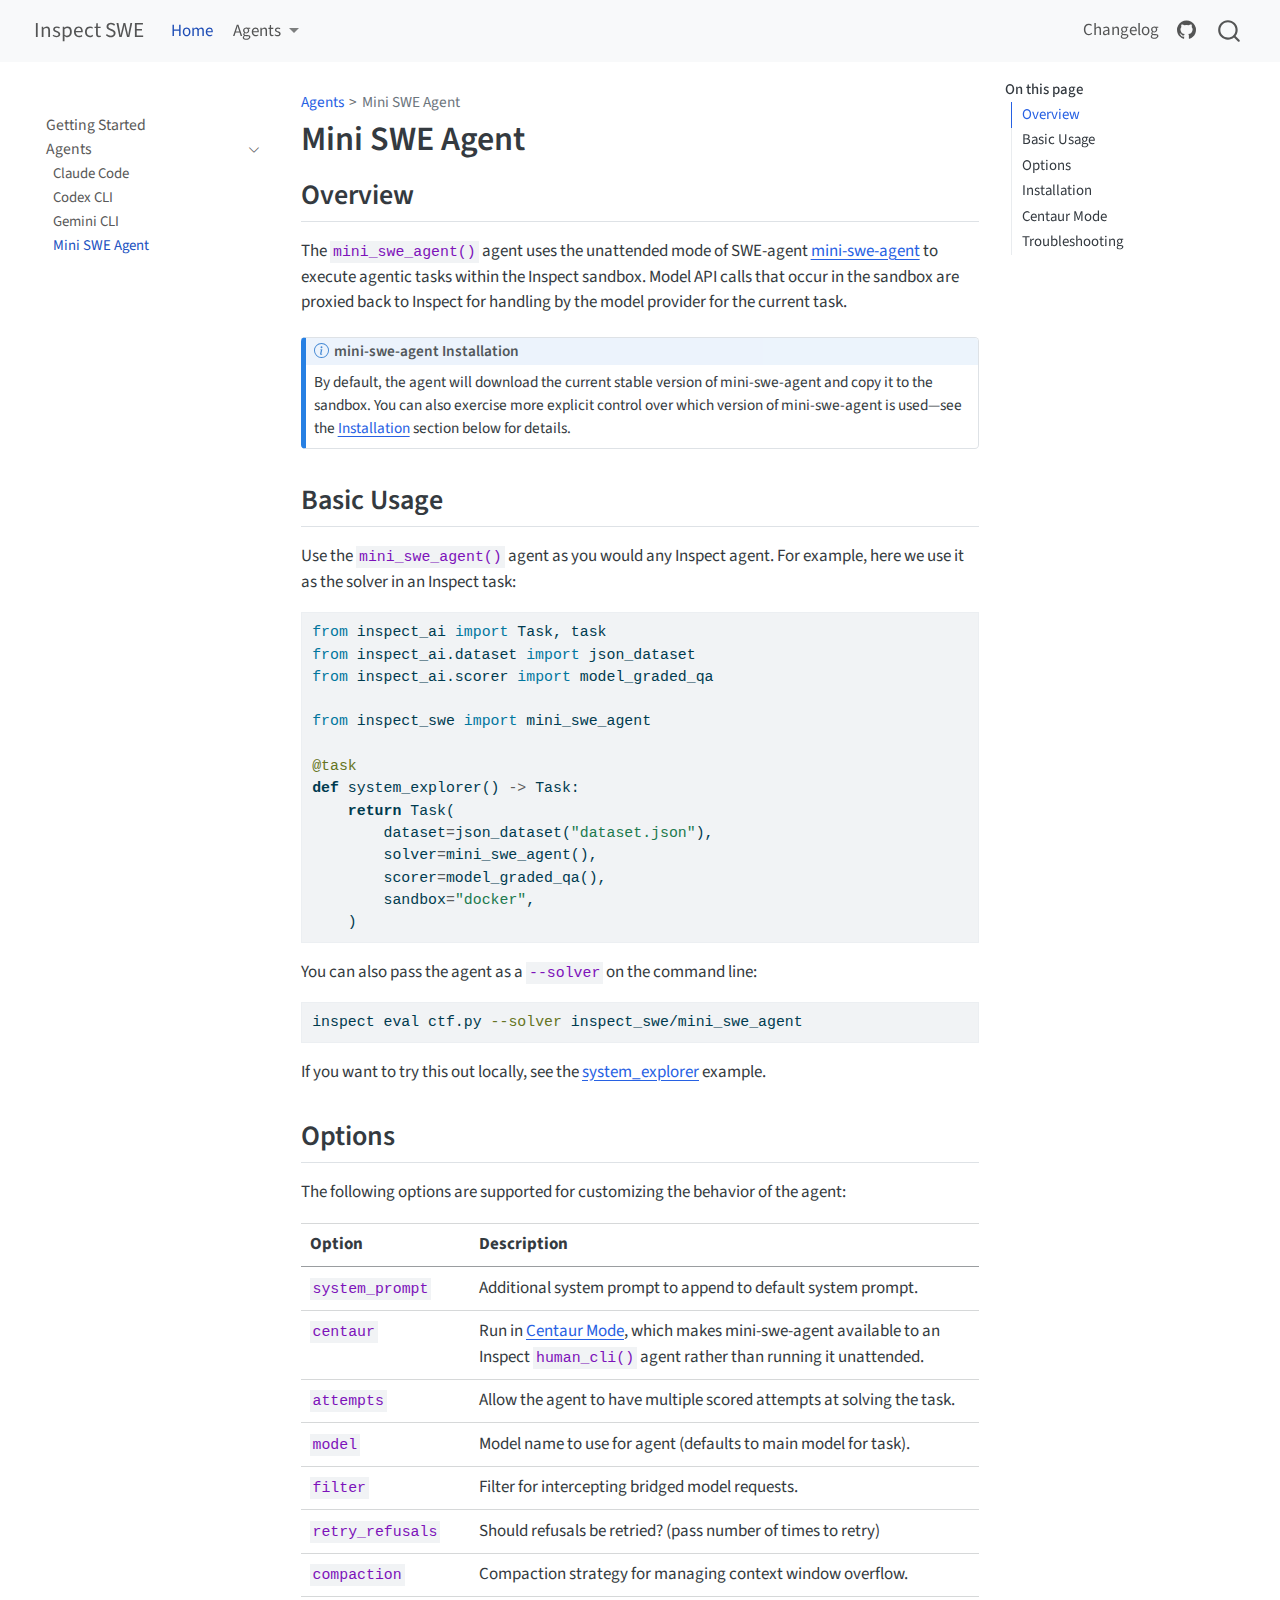
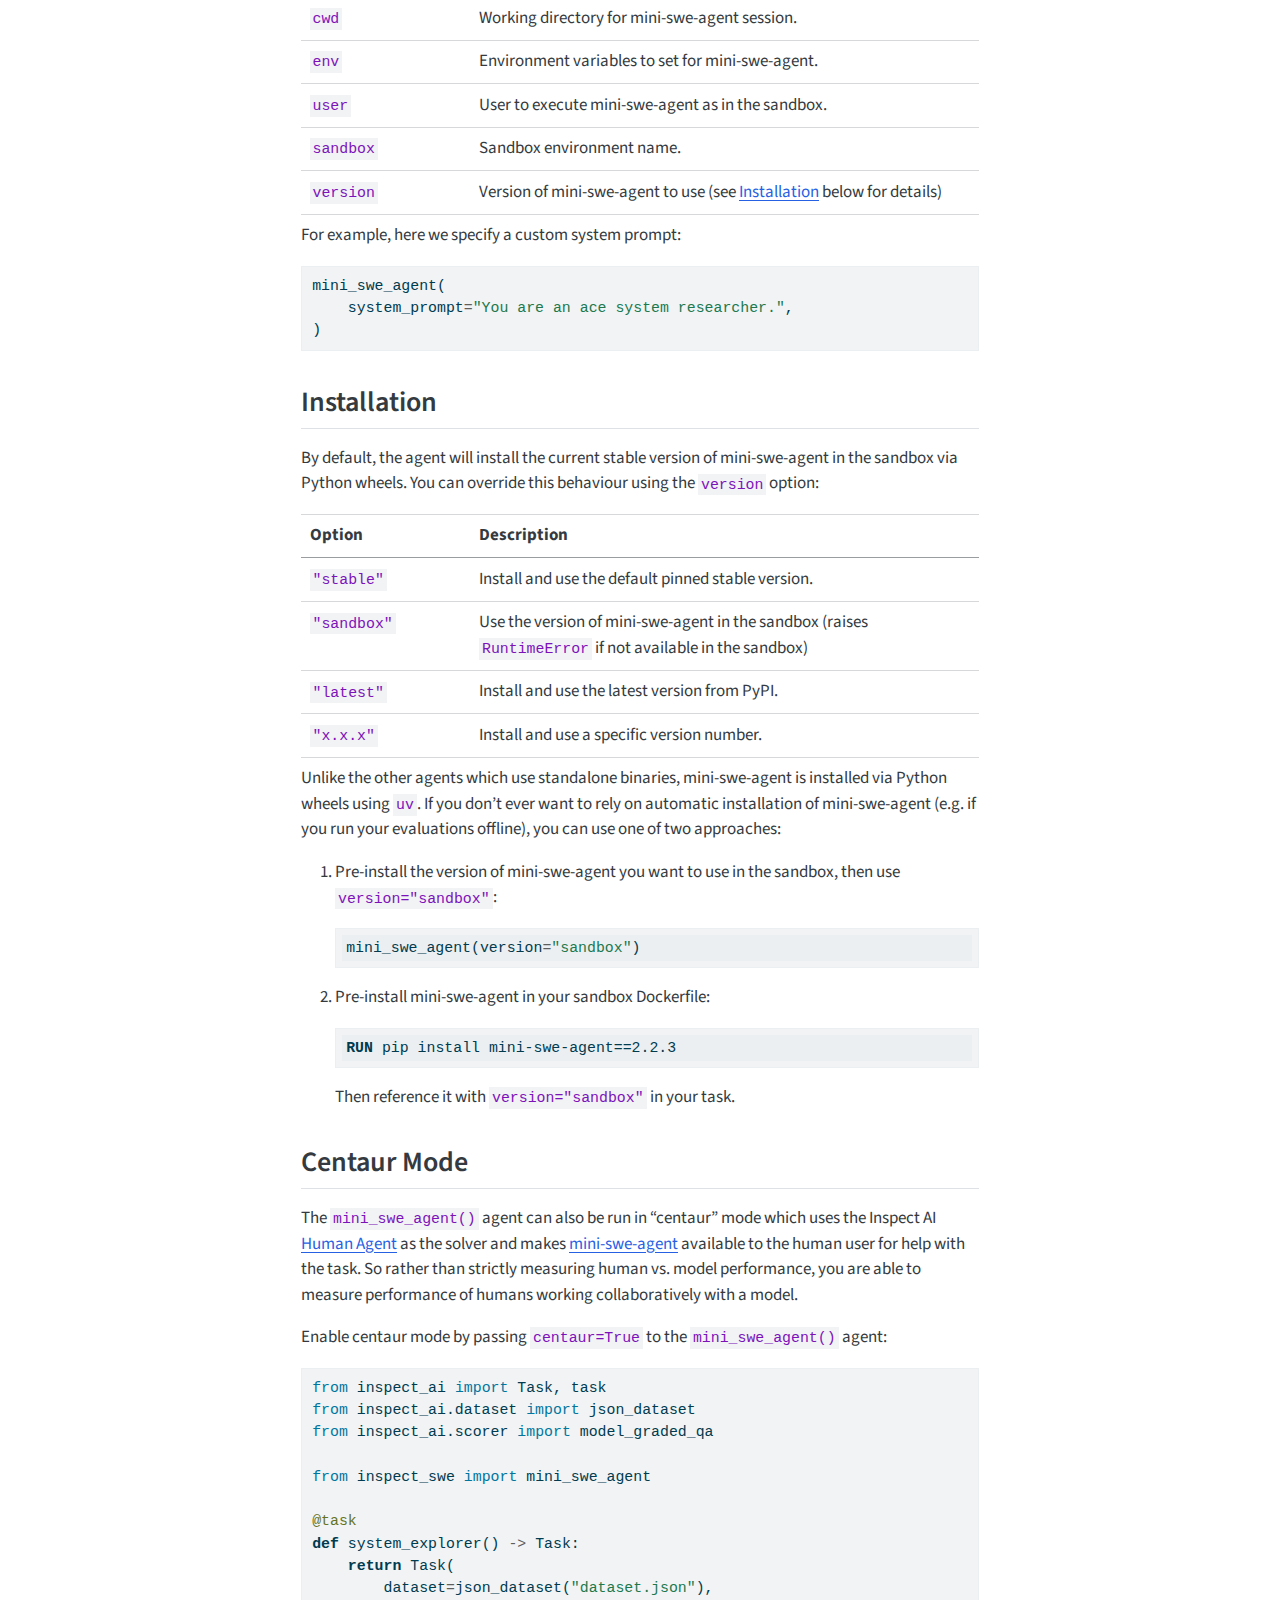
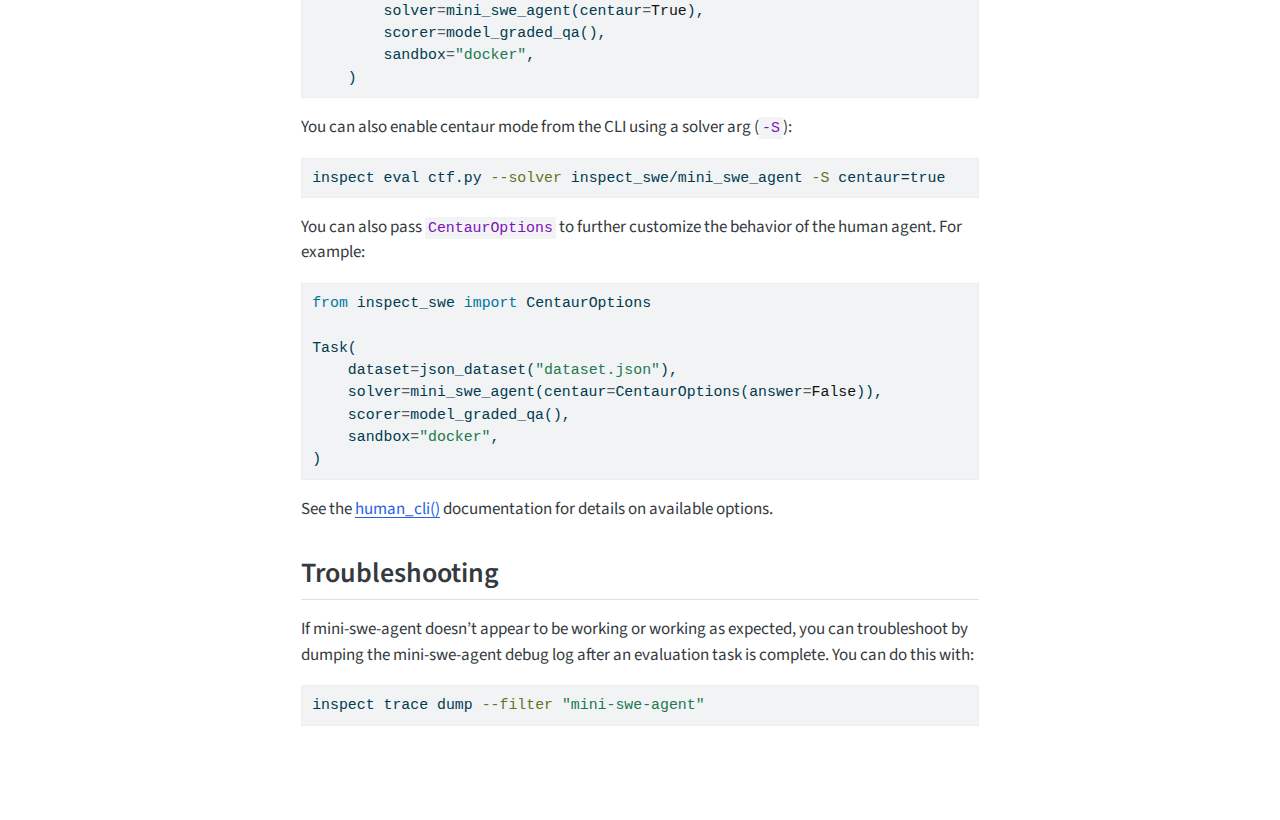
<file: mini_swe_agent.html>
<!DOCTYPE html>
<html xmlns="http://www.w3.org/1999/xhtml" lang="en" xml:lang="en"><head>

<meta charset="utf-8">
<meta name="generator" content="quarto-1.8.25">

<meta name="viewport" content="width=device-width, initial-scale=1.0, user-scalable=yes">


<title>Mini SWE Agent – Inspect SWE</title>
<style>
code{white-space: pre-wrap;}
span.smallcaps{font-variant: small-caps;}
div.columns{display: flex; gap: min(4vw, 1.5em);}
div.column{flex: auto; overflow-x: auto;}
div.hanging-indent{margin-left: 1.5em; text-indent: -1.5em;}
ul.task-list{list-style: none;}
ul.task-list li input[type="checkbox"] {
  width: 0.8em;
  margin: 0 0.8em 0.2em -1em; /* quarto-specific, see https://github.com/quarto-dev/quarto-cli/issues/4556 */ 
  vertical-align: middle;
}
/* CSS for syntax highlighting */
html { -webkit-text-size-adjust: 100%; }
pre > code.sourceCode { white-space: pre; position: relative; }
pre > code.sourceCode > span { display: inline-block; line-height: 1.25; }
pre > code.sourceCode > span:empty { height: 1.2em; }
.sourceCode { overflow: visible; }
code.sourceCode > span { color: inherit; text-decoration: inherit; }
div.sourceCode { margin: 1em 0; }
pre.sourceCode { margin: 0; }
@media screen {
div.sourceCode { overflow: auto; }
}
@media print {
pre > code.sourceCode { white-space: pre-wrap; }
pre > code.sourceCode > span { text-indent: -5em; padding-left: 5em; }
}
pre.numberSource code
  { counter-reset: source-line 0; }
pre.numberSource code > span
  { position: relative; left: -4em; counter-increment: source-line; }
pre.numberSource code > span > a:first-child::before
  { content: counter(source-line);
    position: relative; left: -1em; text-align: right; vertical-align: baseline;
    border: none; display: inline-block;
    -webkit-touch-callout: none; -webkit-user-select: none;
    -khtml-user-select: none; -moz-user-select: none;
    -ms-user-select: none; user-select: none;
    padding: 0 4px; width: 4em;
  }
pre.numberSource { margin-left: 3em;  padding-left: 4px; }
div.sourceCode
  {   }
@media screen {
pre > code.sourceCode > span > a:first-child::before { text-decoration: underline; }
}
</style>


<script src="site_libs/quarto-nav/quarto-nav.js"></script>
<script src="site_libs/quarto-nav/headroom.min.js"></script>
<script src="site_libs/clipboard/clipboard.min.js"></script>
<script src="site_libs/quarto-search/autocomplete.umd.js"></script>
<script src="site_libs/quarto-search/fuse.min.js"></script>
<script src="site_libs/quarto-search/quarto-search.js"></script>
<meta name="quarto:offset" content="./">
<script src="site_libs/quarto-html/quarto.js" type="module"></script>
<script src="site_libs/quarto-html/tabsets/tabsets.js" type="module"></script>
<script src="site_libs/quarto-html/axe/axe-check.js" type="module"></script>
<script src="site_libs/quarto-html/popper.min.js"></script>
<script src="site_libs/quarto-html/tippy.umd.min.js"></script>
<script src="site_libs/quarto-html/anchor.min.js"></script>
<link href="site_libs/quarto-html/tippy.css" rel="stylesheet">
<link href="site_libs/quarto-html/quarto-syntax-highlighting-7b89279ff1a6dce999919e0e67d4d9ec.css" rel="stylesheet" id="quarto-text-highlighting-styles">
<script src="site_libs/bootstrap/bootstrap.min.js"></script>
<link href="site_libs/bootstrap/bootstrap-icons.css" rel="stylesheet">
<link href="site_libs/bootstrap/bootstrap-5b4ad623e5705c0698d39aec6f10cf02.min.css" rel="stylesheet" append-hash="true" id="quarto-bootstrap" data-mode="light">
<script id="quarto-search-options" type="application/json">{
  "location": "navbar",
  "copy-button": false,
  "collapse-after": 3,
  "panel-placement": "end",
  "type": "overlay",
  "limit": 50,
  "keyboard-shortcut": [
    "f",
    "/",
    "s"
  ],
  "show-item-context": false,
  "language": {
    "search-no-results-text": "No results",
    "search-matching-documents-text": "matching documents",
    "search-copy-link-title": "Copy link to search",
    "search-hide-matches-text": "Hide additional matches",
    "search-more-match-text": "more match in this document",
    "search-more-matches-text": "more matches in this document",
    "search-clear-button-title": "Clear",
    "search-text-placeholder": "",
    "search-detached-cancel-button-title": "Cancel",
    "search-submit-button-title": "Submit",
    "search-label": "Search"
  }
}</script>


<link rel="stylesheet" href="styles.css">
</head>

<body class="nav-sidebar floating nav-fixed quarto-light">

<div id="quarto-search-results"></div>
  <header id="quarto-header" class="headroom fixed-top">
    <nav class="navbar navbar-expand-lg " data-bs-theme="dark">
      <div class="navbar-container container-fluid">
      <div class="navbar-brand-container mx-auto">
    <a href="./index.html" class="navbar-brand navbar-brand-logo">
    </a>
    <a class="navbar-brand" href="./index.html">
    <span class="navbar-title">Inspect SWE</span>
    </a>
  </div>
            <div id="quarto-search" class="" title="Search"></div>
          <button class="navbar-toggler" type="button" data-bs-toggle="collapse" data-bs-target="#navbarCollapse" aria-controls="navbarCollapse" role="menu" aria-expanded="false" aria-label="Toggle navigation" onclick="if (window.quartoToggleHeadroom) { window.quartoToggleHeadroom(); }">
  <span class="navbar-toggler-icon"></span>
</button>
          <div class="collapse navbar-collapse" id="navbarCollapse">
            <ul class="navbar-nav navbar-nav-scroll me-auto">
  <li class="nav-item">
    <a class="nav-link active" href="./index.html" aria-current="page"> 
<span class="menu-text">Home</span></a>
  </li>  
  <li class="nav-item dropdown ">
    <a class="nav-link dropdown-toggle" href="#" id="nav-menu-agents" role="link" data-bs-toggle="dropdown" aria-expanded="false">
 <span class="menu-text">Agents</span>
    </a>
    <ul class="dropdown-menu" aria-labelledby="nav-menu-agents">    
        <li>
    <a class="dropdown-item" href="./claude_code.html">
 <span class="dropdown-text">Claude Code</span></a>
  </li>  
        <li>
    <a class="dropdown-item" href="./codex_cli.html">
 <span class="dropdown-text">Codex CLI</span></a>
  </li>  
        <li>
    <a class="dropdown-item" href="./gemini_cli.html">
 <span class="dropdown-text">Gemini CLI</span></a>
  </li>  
        <li>
    <a class="dropdown-item" href="./mini_swe_agent.html">
 <span class="dropdown-text">Mini SWE Agent</span></a>
  </li>  
    </ul>
  </li>
</ul>
            <ul class="navbar-nav navbar-nav-scroll ms-auto">
  <li class="nav-item">
    <a class="nav-link" href="./CHANGELOG.html"> 
<span class="menu-text">Changelog</span></a>
  </li>  
  <li class="nav-item compact">
    <a class="nav-link" href="https://github.com/meridianlabs-ai/inspect_swe"> <i class="bi bi-github" role="img" aria-label="GitHub">
</i> 
<span class="menu-text"></span></a>
  </li>  
</ul>
          </div> <!-- /navcollapse -->
            <div class="quarto-navbar-tools">
</div>
      </div> <!-- /container-fluid -->
    </nav>
  <nav class="quarto-secondary-nav">
    <div class="container-fluid d-flex">
      <button type="button" class="quarto-btn-toggle btn" data-bs-toggle="collapse" role="button" data-bs-target=".quarto-sidebar-collapse-item" aria-controls="quarto-sidebar" aria-expanded="false" aria-label="Toggle sidebar navigation" onclick="if (window.quartoToggleHeadroom) { window.quartoToggleHeadroom(); }">
        <i class="bi bi-layout-text-sidebar-reverse"></i>
      </button>
        <nav class="quarto-page-breadcrumbs" aria-label="breadcrumb"><ol class="breadcrumb"><li class="breadcrumb-item"><a href="./claude_code.html">Agents</a></li><li class="breadcrumb-item"><a href="./mini_swe_agent.html">Mini SWE Agent</a></li></ol></nav>
        <a class="flex-grow-1" role="navigation" data-bs-toggle="collapse" data-bs-target=".quarto-sidebar-collapse-item" aria-controls="quarto-sidebar" aria-expanded="false" aria-label="Toggle sidebar navigation" onclick="if (window.quartoToggleHeadroom) { window.quartoToggleHeadroom(); }">      
        </a>
    </div>
  </nav>
</header>
<!-- content -->
<div id="quarto-content" class="quarto-container page-columns page-rows-contents page-layout-article page-navbar">
<!-- sidebar -->
  <nav id="quarto-sidebar" class="sidebar collapse collapse-horizontal quarto-sidebar-collapse-item sidebar-navigation floating overflow-auto">
    <div class="pt-lg-2 mt-2 text-left sidebar-header">
      <a href="./index.html" class="sidebar-logo-link">
      </a>
      </div>
    <div class="sidebar-menu-container"> 
    <ul class="list-unstyled mt-1">
        <li class="sidebar-item">
  <div class="sidebar-item-container"> 
  <a href="./index.html" class="sidebar-item-text sidebar-link">
 <span class="menu-text">Getting Started</span></a>
  </div>
</li>
        <li class="sidebar-item sidebar-item-section">
      <div class="sidebar-item-container"> 
            <a class="sidebar-item-text sidebar-link text-start" data-bs-toggle="collapse" data-bs-target="#quarto-sidebar-section-1" role="navigation" aria-expanded="true">
 <span class="menu-text">Agents</span></a>
          <a class="sidebar-item-toggle text-start" data-bs-toggle="collapse" data-bs-target="#quarto-sidebar-section-1" role="navigation" aria-expanded="true" aria-label="Toggle section">
            <i class="bi bi-chevron-right ms-2"></i>
          </a> 
      </div>
      <ul id="quarto-sidebar-section-1" class="collapse list-unstyled sidebar-section depth1 show">  
          <li class="sidebar-item">
  <div class="sidebar-item-container"> 
  <a href="./claude_code.html" class="sidebar-item-text sidebar-link">
 <span class="menu-text">Claude Code</span></a>
  </div>
</li>
          <li class="sidebar-item">
  <div class="sidebar-item-container"> 
  <a href="./codex_cli.html" class="sidebar-item-text sidebar-link">
 <span class="menu-text">Codex CLI</span></a>
  </div>
</li>
          <li class="sidebar-item">
  <div class="sidebar-item-container"> 
  <a href="./gemini_cli.html" class="sidebar-item-text sidebar-link">
 <span class="menu-text">Gemini CLI</span></a>
  </div>
</li>
          <li class="sidebar-item">
  <div class="sidebar-item-container"> 
  <a href="./mini_swe_agent.html" class="sidebar-item-text sidebar-link active">
 <span class="menu-text">Mini SWE Agent</span></a>
  </div>
</li>
      </ul>
  </li>
    </ul>
    </div>
</nav>
<div id="quarto-sidebar-glass" class="quarto-sidebar-collapse-item" data-bs-toggle="collapse" data-bs-target=".quarto-sidebar-collapse-item"></div>
<!-- margin-sidebar -->
    <div id="quarto-margin-sidebar" class="sidebar margin-sidebar">
        <nav id="TOC" role="doc-toc" class="toc-active">
    <h2 id="toc-title">On this page</h2>
   
  <ul>
  <li><a href="#overview" id="toc-overview" class="nav-link active" data-scroll-target="#overview">Overview</a></li>
  <li><a href="#basic-usage" id="toc-basic-usage" class="nav-link" data-scroll-target="#basic-usage">Basic Usage</a></li>
  <li><a href="#options" id="toc-options" class="nav-link" data-scroll-target="#options">Options</a></li>
  <li><a href="#installation-1" id="toc-installation-1" class="nav-link" data-scroll-target="#installation-1">Installation</a></li>
  <li><a href="#centaur-mode" id="toc-centaur-mode" class="nav-link" data-scroll-target="#centaur-mode">Centaur Mode</a></li>
  <li><a href="#troubleshooting" id="toc-troubleshooting" class="nav-link" data-scroll-target="#troubleshooting">Troubleshooting</a></li>
  </ul>
</nav>
    </div>
<!-- main -->
<main class="content" id="quarto-document-content">

<header id="title-block-header" class="quarto-title-block default"><nav class="quarto-page-breadcrumbs quarto-title-breadcrumbs d-none d-lg-block" aria-label="breadcrumb"><ol class="breadcrumb"><li class="breadcrumb-item"><a href="./claude_code.html">Agents</a></li><li class="breadcrumb-item"><a href="./mini_swe_agent.html">Mini SWE Agent</a></li></ol></nav>
<div class="quarto-title">
<h1 class="title">Mini SWE Agent</h1>
</div>



<div class="quarto-title-meta">

    
  
    
  </div>
  


</header>


<section id="overview" class="level2">
<h2 class="anchored" data-anchor-id="overview">Overview</h2>
<p>The <code>mini_swe_agent()</code> agent uses the unattended mode of SWE-agent <a href="https://github.com/SWE-agent/mini-swe-agent">mini-swe-agent</a> to execute agentic tasks within the Inspect sandbox. Model API calls that occur in the sandbox are proxied back to Inspect for handling by the model provider for the current task.</p>
<div class="callout callout-style-default callout-note callout-titled">
<div class="callout-header d-flex align-content-center">
<div class="callout-icon-container">
<i class="callout-icon"></i>
</div>
<div class="callout-title-container flex-fill">
<span class="screen-reader-only">Note</span>mini-swe-agent Installation
</div>
</div>
<div class="callout-body-container callout-body">
<p>By default, the agent will download the current stable version of mini-swe-agent and copy it to the sandbox. You can also exercise more explicit control over which version of mini-swe-agent is used—see the <a href="#installation">Installation</a> section below for details.</p>
</div>
</div>
</section>
<section id="basic-usage" class="level2">
<h2 class="anchored" data-anchor-id="basic-usage">Basic Usage</h2>
<p>Use the <code>mini_swe_agent()</code> agent as you would any Inspect agent. For example, here we use it as the solver in an Inspect task:</p>
<div class="code-copy-outer-scaffold"><div class="sourceCode" id="cb1"><pre class="sourceCode python code-with-copy"><code class="sourceCode python"><span id="cb1-1"><a href="#cb1-1" aria-hidden="true" tabindex="-1"></a><span class="im">from</span> inspect_ai <span class="im">import</span> Task, task</span>
<span id="cb1-2"><a href="#cb1-2" aria-hidden="true" tabindex="-1"></a><span class="im">from</span> inspect_ai.dataset <span class="im">import</span> json_dataset</span>
<span id="cb1-3"><a href="#cb1-3" aria-hidden="true" tabindex="-1"></a><span class="im">from</span> inspect_ai.scorer <span class="im">import</span> model_graded_qa</span>
<span id="cb1-4"><a href="#cb1-4" aria-hidden="true" tabindex="-1"></a></span>
<span id="cb1-5"><a href="#cb1-5" aria-hidden="true" tabindex="-1"></a><span class="im">from</span> inspect_swe <span class="im">import</span> mini_swe_agent</span>
<span id="cb1-6"><a href="#cb1-6" aria-hidden="true" tabindex="-1"></a></span>
<span id="cb1-7"><a href="#cb1-7" aria-hidden="true" tabindex="-1"></a><span class="at">@task</span></span>
<span id="cb1-8"><a href="#cb1-8" aria-hidden="true" tabindex="-1"></a><span class="kw">def</span> system_explorer() <span class="op">-&gt;</span> Task:</span>
<span id="cb1-9"><a href="#cb1-9" aria-hidden="true" tabindex="-1"></a>    <span class="cf">return</span> Task(</span>
<span id="cb1-10"><a href="#cb1-10" aria-hidden="true" tabindex="-1"></a>        dataset<span class="op">=</span>json_dataset(<span class="st">"dataset.json"</span>),</span>
<span id="cb1-11"><a href="#cb1-11" aria-hidden="true" tabindex="-1"></a>        solver<span class="op">=</span>mini_swe_agent(),</span>
<span id="cb1-12"><a href="#cb1-12" aria-hidden="true" tabindex="-1"></a>        scorer<span class="op">=</span>model_graded_qa(),</span>
<span id="cb1-13"><a href="#cb1-13" aria-hidden="true" tabindex="-1"></a>        sandbox<span class="op">=</span><span class="st">"docker"</span>,</span>
<span id="cb1-14"><a href="#cb1-14" aria-hidden="true" tabindex="-1"></a>    )</span></code></pre></div><button title="Copy to Clipboard" class="code-copy-button"><i class="bi"></i></button></div>
<p>You can also pass the agent as a <code>--solver</code> on the command line:</p>
<div class="code-copy-outer-scaffold"><div class="sourceCode" id="cb2"><pre class="sourceCode bash code-with-copy"><code class="sourceCode bash"><span id="cb2-1"><a href="#cb2-1" aria-hidden="true" tabindex="-1"></a><span class="ex">inspect</span> eval ctf.py <span class="at">--solver</span> inspect_swe/mini_swe_agent</span></code></pre></div><button title="Copy to Clipboard" class="code-copy-button"><i class="bi"></i></button></div>
<p>If you want to try this out locally, see the <a href="https://github.com/meridianlabs-ai/inspect_swe/tree/main/examples/system_explorer/task.py">system_explorer</a> example.</p>
</section>
<section id="options" class="level2">
<h2 class="anchored" data-anchor-id="options">Options</h2>
<p>The following options are supported for customizing the behavior of the agent:</p>
<table class="caption-top table">
<colgroup>
<col style="width: 25%">
<col style="width: 75%">
</colgroup>
<thead>
<tr class="header">
<th>Option</th>
<th>Description</th>
</tr>
</thead>
<tbody>
<tr class="odd">
<td><code>system_prompt</code></td>
<td>Additional system prompt to append to default system prompt.</td>
</tr>
<tr class="even">
<td><code>centaur</code></td>
<td>Run in <a href="#centaur-mode">Centaur Mode</a>, which makes mini-swe-agent available to an Inspect <code>human_cli()</code> agent rather than running it unattended.</td>
</tr>
<tr class="odd">
<td><code>attempts</code></td>
<td>Allow the agent to have multiple scored attempts at solving the task.</td>
</tr>
<tr class="even">
<td><code>model</code></td>
<td>Model name to use for agent (defaults to main model for task).</td>
</tr>
<tr class="odd">
<td><code>filter</code></td>
<td>Filter for intercepting bridged model requests.</td>
</tr>
<tr class="even">
<td><code>retry_refusals</code></td>
<td>Should refusals be retried? (pass number of times to retry)</td>
</tr>
<tr class="odd">
<td><code>compaction</code></td>
<td>Compaction strategy for managing context window overflow.</td>
</tr>
<tr class="even">
<td><code>cwd</code></td>
<td>Working directory for mini-swe-agent session.</td>
</tr>
<tr class="odd">
<td><code>env</code></td>
<td>Environment variables to set for mini-swe-agent.</td>
</tr>
<tr class="even">
<td><code>user</code></td>
<td>User to execute mini-swe-agent as in the sandbox.</td>
</tr>
<tr class="odd">
<td><code>sandbox</code></td>
<td>Sandbox environment name.</td>
</tr>
<tr class="even">
<td><code>version</code></td>
<td>Version of mini-swe-agent to use (see <a href="#installation">Installation</a> below for details)</td>
</tr>
</tbody>
</table>
<p>For example, here we specify a custom system prompt:</p>
<div class="code-copy-outer-scaffold"><div class="sourceCode" id="cb3"><pre class="sourceCode python code-with-copy"><code class="sourceCode python"><span id="cb3-1"><a href="#cb3-1" aria-hidden="true" tabindex="-1"></a>mini_swe_agent(</span>
<span id="cb3-2"><a href="#cb3-2" aria-hidden="true" tabindex="-1"></a>    system_prompt<span class="op">=</span><span class="st">"You are an ace system researcher."</span>,</span>
<span id="cb3-3"><a href="#cb3-3" aria-hidden="true" tabindex="-1"></a>)</span></code></pre></div><button title="Copy to Clipboard" class="code-copy-button"><i class="bi"></i></button></div>
</section>
<section id="installation-1" class="level2">
<h2 class="anchored" data-anchor-id="installation-1">Installation</h2>
<p>By default, the agent will install the current stable version of mini-swe-agent in the sandbox via Python wheels. You can override this behaviour using the <code>version</code> option:</p>
<table class="caption-top table">
<colgroup>
<col style="width: 25%">
<col style="width: 75%">
</colgroup>
<thead>
<tr class="header">
<th>Option</th>
<th>Description</th>
</tr>
</thead>
<tbody>
<tr class="odd">
<td><code>"stable"</code></td>
<td>Install and use the default pinned stable version.</td>
</tr>
<tr class="even">
<td><code>"sandbox"</code></td>
<td>Use the version of mini-swe-agent in the sandbox (raises <code>RuntimeError</code> if not available in the sandbox)</td>
</tr>
<tr class="odd">
<td><code>"latest"</code></td>
<td>Install and use the latest version from PyPI.</td>
</tr>
<tr class="even">
<td><code>"x.x.x"</code></td>
<td>Install and use a specific version number.</td>
</tr>
</tbody>
</table>
<p>Unlike the other agents which use standalone binaries, mini-swe-agent is installed via Python wheels using <code>uv</code>. If you don’t ever want to rely on automatic installation of mini-swe-agent (e.g.&nbsp;if you run your evaluations offline), you can use one of two approaches:</p>
<ol type="1">
<li><p>Pre-install the version of mini-swe-agent you want to use in the sandbox, then use <code>version="sandbox"</code>:</p>
<div class="code-copy-outer-scaffold"><div class="sourceCode" id="cb4"><pre class="sourceCode python code-with-copy"><code class="sourceCode python"><span id="cb4-1"><a href="#cb4-1" aria-hidden="true" tabindex="-1"></a>mini_swe_agent(version<span class="op">=</span><span class="st">"sandbox"</span>)</span></code></pre></div><button title="Copy to Clipboard" class="code-copy-button"><i class="bi"></i></button></div></li>
<li><p>Pre-install mini-swe-agent in your sandbox Dockerfile:</p>
<div class="code-copy-outer-scaffold"><div class="sourceCode" id="cb5"><pre class="sourceCode dockerfile code-with-copy"><code class="sourceCode dockerfile"><span id="cb5-1"><a href="#cb5-1" aria-hidden="true" tabindex="-1"></a><span class="kw">RUN</span> <span class="ex">pip</span> install mini-swe-agent==2.2.3</span></code></pre></div><button title="Copy to Clipboard" class="code-copy-button"><i class="bi"></i></button></div>
<p>Then reference it with <code>version="sandbox"</code> in your task.</p></li>
</ol>
</section>
<section id="centaur-mode" class="level2">
<h2 class="anchored" data-anchor-id="centaur-mode">Centaur Mode</h2>
<p>The <code>mini_swe_agent()</code> agent can also be run in “centaur” mode which uses the Inspect AI <a href="https://inspect.aisi.org.uk/human-agent.html">Human Agent</a> as the solver and makes <a href="https://github.com/SWE-agent/mini-swe-agent">mini-swe-agent</a> available to the human user for help with the task. So rather than strictly measuring human vs.&nbsp;model performance, you are able to measure performance of humans working collaboratively with a model.</p>
<p>Enable centaur mode by passing <code>centaur=True</code> to the <code>mini_swe_agent()</code> agent:</p>
<div class="code-copy-outer-scaffold"><div class="sourceCode" id="cb6"><pre class="sourceCode python code-with-copy"><code class="sourceCode python"><span id="cb6-1"><a href="#cb6-1" aria-hidden="true" tabindex="-1"></a><span class="im">from</span> inspect_ai <span class="im">import</span> Task, task</span>
<span id="cb6-2"><a href="#cb6-2" aria-hidden="true" tabindex="-1"></a><span class="im">from</span> inspect_ai.dataset <span class="im">import</span> json_dataset</span>
<span id="cb6-3"><a href="#cb6-3" aria-hidden="true" tabindex="-1"></a><span class="im">from</span> inspect_ai.scorer <span class="im">import</span> model_graded_qa</span>
<span id="cb6-4"><a href="#cb6-4" aria-hidden="true" tabindex="-1"></a></span>
<span id="cb6-5"><a href="#cb6-5" aria-hidden="true" tabindex="-1"></a><span class="im">from</span> inspect_swe <span class="im">import</span> mini_swe_agent</span>
<span id="cb6-6"><a href="#cb6-6" aria-hidden="true" tabindex="-1"></a></span>
<span id="cb6-7"><a href="#cb6-7" aria-hidden="true" tabindex="-1"></a><span class="at">@task</span></span>
<span id="cb6-8"><a href="#cb6-8" aria-hidden="true" tabindex="-1"></a><span class="kw">def</span> system_explorer() <span class="op">-&gt;</span> Task:</span>
<span id="cb6-9"><a href="#cb6-9" aria-hidden="true" tabindex="-1"></a>    <span class="cf">return</span> Task(</span>
<span id="cb6-10"><a href="#cb6-10" aria-hidden="true" tabindex="-1"></a>        dataset<span class="op">=</span>json_dataset(<span class="st">"dataset.json"</span>),</span>
<span id="cb6-11"><a href="#cb6-11" aria-hidden="true" tabindex="-1"></a>        solver<span class="op">=</span>mini_swe_agent(centaur<span class="op">=</span><span class="va">True</span>),</span>
<span id="cb6-12"><a href="#cb6-12" aria-hidden="true" tabindex="-1"></a>        scorer<span class="op">=</span>model_graded_qa(),</span>
<span id="cb6-13"><a href="#cb6-13" aria-hidden="true" tabindex="-1"></a>        sandbox<span class="op">=</span><span class="st">"docker"</span>,</span>
<span id="cb6-14"><a href="#cb6-14" aria-hidden="true" tabindex="-1"></a>    )</span></code></pre></div><button title="Copy to Clipboard" class="code-copy-button"><i class="bi"></i></button></div>
<p>You can also enable centaur mode from the CLI using a solver arg (<code>-S</code>):</p>
<div class="code-copy-outer-scaffold"><div class="sourceCode" id="cb7"><pre class="sourceCode bash code-with-copy"><code class="sourceCode bash"><span id="cb7-1"><a href="#cb7-1" aria-hidden="true" tabindex="-1"></a><span class="ex">inspect</span> eval ctf.py <span class="at">--solver</span> inspect_swe/mini_swe_agent <span class="at">-S</span> centaur=true</span></code></pre></div><button title="Copy to Clipboard" class="code-copy-button"><i class="bi"></i></button></div>
<p>You can also pass <code>CentaurOptions</code> to further customize the behavior of the human agent. For example:</p>
<div class="code-copy-outer-scaffold"><div class="sourceCode" id="cb8"><pre class="sourceCode python code-with-copy"><code class="sourceCode python"><span id="cb8-1"><a href="#cb8-1" aria-hidden="true" tabindex="-1"></a><span class="im">from</span> inspect_swe <span class="im">import</span> CentaurOptions</span>
<span id="cb8-2"><a href="#cb8-2" aria-hidden="true" tabindex="-1"></a></span>
<span id="cb8-3"><a href="#cb8-3" aria-hidden="true" tabindex="-1"></a>Task(</span>
<span id="cb8-4"><a href="#cb8-4" aria-hidden="true" tabindex="-1"></a>    dataset<span class="op">=</span>json_dataset(<span class="st">"dataset.json"</span>),</span>
<span id="cb8-5"><a href="#cb8-5" aria-hidden="true" tabindex="-1"></a>    solver<span class="op">=</span>mini_swe_agent(centaur<span class="op">=</span>CentaurOptions(answer<span class="op">=</span><span class="va">False</span>)),</span>
<span id="cb8-6"><a href="#cb8-6" aria-hidden="true" tabindex="-1"></a>    scorer<span class="op">=</span>model_graded_qa(),</span>
<span id="cb8-7"><a href="#cb8-7" aria-hidden="true" tabindex="-1"></a>    sandbox<span class="op">=</span><span class="st">"docker"</span>,</span>
<span id="cb8-8"><a href="#cb8-8" aria-hidden="true" tabindex="-1"></a>)</span></code></pre></div><button title="Copy to Clipboard" class="code-copy-button"><i class="bi"></i></button></div>
<p>See the <a href="https://inspect.aisi.org.uk/reference/inspect_ai.agent.html#human_cli">human_cli()</a> documentation for details on available options.</p>
</section>
<section id="troubleshooting" class="level2">
<h2 class="anchored" data-anchor-id="troubleshooting">Troubleshooting</h2>
<p>If mini-swe-agent doesn’t appear to be working or working as expected, you can troubleshoot by dumping the mini-swe-agent debug log after an evaluation task is complete. You can do this with:</p>
<div class="code-copy-outer-scaffold"><div class="sourceCode" id="cb9"><pre class="sourceCode bash code-with-copy"><code class="sourceCode bash"><span id="cb9-1"><a href="#cb9-1" aria-hidden="true" tabindex="-1"></a><span class="ex">inspect</span> trace dump <span class="at">--filter</span> <span class="st">"mini-swe-agent"</span></span></code></pre></div><button title="Copy to Clipboard" class="code-copy-button"><i class="bi"></i></button></div>


</section>

</main> <!-- /main -->
<script id="quarto-html-after-body" type="application/javascript">
  window.document.addEventListener("DOMContentLoaded", function (event) {
    const icon = "";
    const anchorJS = new window.AnchorJS();
    anchorJS.options = {
      placement: 'right',
      icon: icon
    };
    anchorJS.add('.anchored');
    const isCodeAnnotation = (el) => {
      for (const clz of el.classList) {
        if (clz.startsWith('code-annotation-')) {                     
          return true;
        }
      }
      return false;
    }
    const onCopySuccess = function(e) {
      // button target
      const button = e.trigger;
      // don't keep focus
      button.blur();
      // flash "checked"
      button.classList.add('code-copy-button-checked');
      var currentTitle = button.getAttribute("title");
      button.setAttribute("title", "Copied!");
      let tooltip;
      if (window.bootstrap) {
        button.setAttribute("data-bs-toggle", "tooltip");
        button.setAttribute("data-bs-placement", "left");
        button.setAttribute("data-bs-title", "Copied!");
        tooltip = new bootstrap.Tooltip(button, 
          { trigger: "manual", 
            customClass: "code-copy-button-tooltip",
            offset: [0, -8]});
        tooltip.show();    
      }
      setTimeout(function() {
        if (tooltip) {
          tooltip.hide();
          button.removeAttribute("data-bs-title");
          button.removeAttribute("data-bs-toggle");
          button.removeAttribute("data-bs-placement");
        }
        button.setAttribute("title", currentTitle);
        button.classList.remove('code-copy-button-checked');
      }, 1000);
      // clear code selection
      e.clearSelection();
    }
    const getTextToCopy = function(trigger) {
      const outerScaffold = trigger.parentElement.cloneNode(true);
      const codeEl = outerScaffold.querySelector('code');
      for (const childEl of codeEl.children) {
        if (isCodeAnnotation(childEl)) {
          childEl.remove();
        }
      }
      return codeEl.innerText;
    }
    const clipboard = new window.ClipboardJS('.code-copy-button:not([data-in-quarto-modal])', {
      text: getTextToCopy
    });
    clipboard.on('success', onCopySuccess);
    if (window.document.getElementById('quarto-embedded-source-code-modal')) {
      const clipboardModal = new window.ClipboardJS('.code-copy-button[data-in-quarto-modal]', {
        text: getTextToCopy,
        container: window.document.getElementById('quarto-embedded-source-code-modal')
      });
      clipboardModal.on('success', onCopySuccess);
    }
      var localhostRegex = new RegExp(/^(?:http|https):\/\/localhost\:?[0-9]*\//);
      var mailtoRegex = new RegExp(/^mailto:/);
        var filterRegex = new RegExp("https:\/\/meridianlabs-ai\.github\.io\/inspect_swe\/");
      var isInternal = (href) => {
          return filterRegex.test(href) || localhostRegex.test(href) || mailtoRegex.test(href);
      }
      // Inspect non-navigation links and adorn them if external
     var links = window.document.querySelectorAll('a[href]:not(.nav-link):not(.navbar-brand):not(.toc-action):not(.sidebar-link):not(.sidebar-item-toggle):not(.pagination-link):not(.no-external):not([aria-hidden]):not(.dropdown-item):not(.quarto-navigation-tool):not(.about-link)');
      for (var i=0; i<links.length; i++) {
        const link = links[i];
        if (!isInternal(link.href)) {
          // undo the damage that might have been done by quarto-nav.js in the case of
          // links that we want to consider external
          if (link.dataset.originalHref !== undefined) {
            link.href = link.dataset.originalHref;
          }
        }
      }
    function tippyHover(el, contentFn, onTriggerFn, onUntriggerFn) {
      const config = {
        allowHTML: true,
        maxWidth: 500,
        delay: 100,
        arrow: false,
        appendTo: function(el) {
            return el.parentElement;
        },
        interactive: true,
        interactiveBorder: 10,
        theme: 'quarto',
        placement: 'bottom-start',
      };
      if (contentFn) {
        config.content = contentFn;
      }
      if (onTriggerFn) {
        config.onTrigger = onTriggerFn;
      }
      if (onUntriggerFn) {
        config.onUntrigger = onUntriggerFn;
      }
      window.tippy(el, config); 
    }
    const noterefs = window.document.querySelectorAll('a[role="doc-noteref"]');
    for (var i=0; i<noterefs.length; i++) {
      const ref = noterefs[i];
      tippyHover(ref, function() {
        // use id or data attribute instead here
        let href = ref.getAttribute('data-footnote-href') || ref.getAttribute('href');
        try { href = new URL(href).hash; } catch {}
        const id = href.replace(/^#\/?/, "");
        const note = window.document.getElementById(id);
        if (note) {
          return note.innerHTML;
        } else {
          return "";
        }
      });
    }
    const xrefs = window.document.querySelectorAll('a.quarto-xref');
    const processXRef = (id, note) => {
      // Strip column container classes
      const stripColumnClz = (el) => {
        el.classList.remove("page-full", "page-columns");
        if (el.children) {
          for (const child of el.children) {
            stripColumnClz(child);
          }
        }
      }
      stripColumnClz(note)
      if (id === null || id.startsWith('sec-')) {
        // Special case sections, only their first couple elements
        const container = document.createElement("div");
        if (note.children && note.children.length > 2) {
          container.appendChild(note.children[0].cloneNode(true));
          for (let i = 1; i < note.children.length; i++) {
            const child = note.children[i];
            if (child.tagName === "P" && child.innerText === "") {
              continue;
            } else {
              container.appendChild(child.cloneNode(true));
              break;
            }
          }
          if (window.Quarto?.typesetMath) {
            window.Quarto.typesetMath(container);
          }
          return container.innerHTML
        } else {
          if (window.Quarto?.typesetMath) {
            window.Quarto.typesetMath(note);
          }
          return note.innerHTML;
        }
      } else {
        // Remove any anchor links if they are present
        const anchorLink = note.querySelector('a.anchorjs-link');
        if (anchorLink) {
          anchorLink.remove();
        }
        if (window.Quarto?.typesetMath) {
          window.Quarto.typesetMath(note);
        }
        if (note.classList.contains("callout")) {
          return note.outerHTML;
        } else {
          return note.innerHTML;
        }
      }
    }
    for (var i=0; i<xrefs.length; i++) {
      const xref = xrefs[i];
      tippyHover(xref, undefined, function(instance) {
        instance.disable();
        let url = xref.getAttribute('href');
        let hash = undefined; 
        if (url.startsWith('#')) {
          hash = url;
        } else {
          try { hash = new URL(url).hash; } catch {}
        }
        if (hash) {
          const id = hash.replace(/^#\/?/, "");
          const note = window.document.getElementById(id);
          if (note !== null) {
            try {
              const html = processXRef(id, note.cloneNode(true));
              instance.setContent(html);
            } finally {
              instance.enable();
              instance.show();
            }
          } else {
            // See if we can fetch this
            fetch(url.split('#')[0])
            .then(res => res.text())
            .then(html => {
              const parser = new DOMParser();
              const htmlDoc = parser.parseFromString(html, "text/html");
              const note = htmlDoc.getElementById(id);
              if (note !== null) {
                const html = processXRef(id, note);
                instance.setContent(html);
              } 
            }).finally(() => {
              instance.enable();
              instance.show();
            });
          }
        } else {
          // See if we can fetch a full url (with no hash to target)
          // This is a special case and we should probably do some content thinning / targeting
          fetch(url)
          .then(res => res.text())
          .then(html => {
            const parser = new DOMParser();
            const htmlDoc = parser.parseFromString(html, "text/html");
            const note = htmlDoc.querySelector('main.content');
            if (note !== null) {
              // This should only happen for chapter cross references
              // (since there is no id in the URL)
              // remove the first header
              if (note.children.length > 0 && note.children[0].tagName === "HEADER") {
                note.children[0].remove();
              }
              const html = processXRef(null, note);
              instance.setContent(html);
            } 
          }).finally(() => {
            instance.enable();
            instance.show();
          });
        }
      }, function(instance) {
      });
    }
        let selectedAnnoteEl;
        const selectorForAnnotation = ( cell, annotation) => {
          let cellAttr = 'data-code-cell="' + cell + '"';
          let lineAttr = 'data-code-annotation="' +  annotation + '"';
          const selector = 'span[' + cellAttr + '][' + lineAttr + ']';
          return selector;
        }
        const selectCodeLines = (annoteEl) => {
          const doc = window.document;
          const targetCell = annoteEl.getAttribute("data-target-cell");
          const targetAnnotation = annoteEl.getAttribute("data-target-annotation");
          const annoteSpan = window.document.querySelector(selectorForAnnotation(targetCell, targetAnnotation));
          const lines = annoteSpan.getAttribute("data-code-lines").split(",");
          const lineIds = lines.map((line) => {
            return targetCell + "-" + line;
          })
          let top = null;
          let height = null;
          let parent = null;
          if (lineIds.length > 0) {
              //compute the position of the single el (top and bottom and make a div)
              const el = window.document.getElementById(lineIds[0]);
              top = el.offsetTop;
              height = el.offsetHeight;
              parent = el.parentElement.parentElement;
            if (lineIds.length > 1) {
              const lastEl = window.document.getElementById(lineIds[lineIds.length - 1]);
              const bottom = lastEl.offsetTop + lastEl.offsetHeight;
              height = bottom - top;
            }
            if (top !== null && height !== null && parent !== null) {
              // cook up a div (if necessary) and position it 
              let div = window.document.getElementById("code-annotation-line-highlight");
              if (div === null) {
                div = window.document.createElement("div");
                div.setAttribute("id", "code-annotation-line-highlight");
                div.style.position = 'absolute';
                parent.appendChild(div);
              }
              div.style.top = top - 2 + "px";
              div.style.height = height + 4 + "px";
              div.style.left = 0;
              let gutterDiv = window.document.getElementById("code-annotation-line-highlight-gutter");
              if (gutterDiv === null) {
                gutterDiv = window.document.createElement("div");
                gutterDiv.setAttribute("id", "code-annotation-line-highlight-gutter");
                gutterDiv.style.position = 'absolute';
                const codeCell = window.document.getElementById(targetCell);
                const gutter = codeCell.querySelector('.code-annotation-gutter');
                gutter.appendChild(gutterDiv);
              }
              gutterDiv.style.top = top - 2 + "px";
              gutterDiv.style.height = height + 4 + "px";
            }
            selectedAnnoteEl = annoteEl;
          }
        };
        const unselectCodeLines = () => {
          const elementsIds = ["code-annotation-line-highlight", "code-annotation-line-highlight-gutter"];
          elementsIds.forEach((elId) => {
            const div = window.document.getElementById(elId);
            if (div) {
              div.remove();
            }
          });
          selectedAnnoteEl = undefined;
        };
          // Handle positioning of the toggle
      window.addEventListener(
        "resize",
        throttle(() => {
          elRect = undefined;
          if (selectedAnnoteEl) {
            selectCodeLines(selectedAnnoteEl);
          }
        }, 10)
      );
      function throttle(fn, ms) {
      let throttle = false;
      let timer;
        return (...args) => {
          if(!throttle) { // first call gets through
              fn.apply(this, args);
              throttle = true;
          } else { // all the others get throttled
              if(timer) clearTimeout(timer); // cancel #2
              timer = setTimeout(() => {
                fn.apply(this, args);
                timer = throttle = false;
              }, ms);
          }
        };
      }
        // Attach click handler to the DT
        const annoteDls = window.document.querySelectorAll('dt[data-target-cell]');
        for (const annoteDlNode of annoteDls) {
          annoteDlNode.addEventListener('click', (event) => {
            const clickedEl = event.target;
            if (clickedEl !== selectedAnnoteEl) {
              unselectCodeLines();
              const activeEl = window.document.querySelector('dt[data-target-cell].code-annotation-active');
              if (activeEl) {
                activeEl.classList.remove('code-annotation-active');
              }
              selectCodeLines(clickedEl);
              clickedEl.classList.add('code-annotation-active');
            } else {
              // Unselect the line
              unselectCodeLines();
              clickedEl.classList.remove('code-annotation-active');
            }
          });
        }
    const findCites = (el) => {
      const parentEl = el.parentElement;
      if (parentEl) {
        const cites = parentEl.dataset.cites;
        if (cites) {
          return {
            el,
            cites: cites.split(' ')
          };
        } else {
          return findCites(el.parentElement)
        }
      } else {
        return undefined;
      }
    };
    var bibliorefs = window.document.querySelectorAll('a[role="doc-biblioref"]');
    for (var i=0; i<bibliorefs.length; i++) {
      const ref = bibliorefs[i];
      const citeInfo = findCites(ref);
      if (citeInfo) {
        tippyHover(citeInfo.el, function() {
          var popup = window.document.createElement('div');
          citeInfo.cites.forEach(function(cite) {
            var citeDiv = window.document.createElement('div');
            citeDiv.classList.add('hanging-indent');
            citeDiv.classList.add('csl-entry');
            var biblioDiv = window.document.getElementById('ref-' + cite);
            if (biblioDiv) {
              citeDiv.innerHTML = biblioDiv.innerHTML;
            }
            popup.appendChild(citeDiv);
          });
          return popup.innerHTML;
        });
      }
    }
  });
  </script>
</div> <!-- /content -->




</body></html>
</file>
<file: site_libs/quarto-html/tippy.css>
.tippy-box[data-animation=fade][data-state=hidden]{opacity:0}[data-tippy-root]{max-width:calc(100vw - 10px)}.tippy-box{position:relative;background-color:#333;color:#fff;border-radius:4px;font-size:14px;line-height:1.4;white-space:normal;outline:0;transition-property:transform,visibility,opacity}.tippy-box[data-placement^=top]>.tippy-arrow{bottom:0}.tippy-box[data-placement^=top]>.tippy-arrow:before{bottom:-7px;left:0;border-width:8px 8px 0;border-top-color:initial;transform-origin:center top}.tippy-box[data-placement^=bottom]>.tippy-arrow{top:0}.tippy-box[data-placement^=bottom]>.tippy-arrow:before{top:-7px;left:0;border-width:0 8px 8px;border-bottom-color:initial;transform-origin:center bottom}.tippy-box[data-placement^=left]>.tippy-arrow{right:0}.tippy-box[data-placement^=left]>.tippy-arrow:before{border-width:8px 0 8px 8px;border-left-color:initial;right:-7px;transform-origin:center left}.tippy-box[data-placement^=right]>.tippy-arrow{left:0}.tippy-box[data-placement^=right]>.tippy-arrow:before{left:-7px;border-width:8px 8px 8px 0;border-right-color:initial;transform-origin:center right}.tippy-box[data-inertia][data-state=visible]{transition-timing-function:cubic-bezier(.54,1.5,.38,1.11)}.tippy-arrow{width:16px;height:16px;color:#333}.tippy-arrow:before{content:"";position:absolute;border-color:transparent;border-style:solid}.tippy-content{position:relative;padding:5px 9px;z-index:1}
</file>
<file: site_libs/quarto-html/quarto-syntax-highlighting-3aa970819e70fbc78806154e5a1fcd28.css>
/* quarto syntax highlight colors */
:root {
  --quarto-hl-ot-color: #003B4F;
  --quarto-hl-at-color: #657422;
  --quarto-hl-ss-color: #20794D;
  --quarto-hl-an-color: #5E5E5E;
  --quarto-hl-fu-color: #4758AB;
  --quarto-hl-st-color: #20794D;
  --quarto-hl-cf-color: #003B4F;
  --quarto-hl-op-color: #5E5E5E;
  --quarto-hl-er-color: #AD0000;
  --quarto-hl-bn-color: #AD0000;
  --quarto-hl-al-color: #AD0000;
  --quarto-hl-va-color: #111111;
  --quarto-hl-bu-color: inherit;
  --quarto-hl-ex-color: inherit;
  --quarto-hl-pp-color: #AD0000;
  --quarto-hl-in-color: #5E5E5E;
  --quarto-hl-vs-color: #20794D;
  --quarto-hl-wa-color: #5E5E5E;
  --quarto-hl-do-color: #5E5E5E;
  --quarto-hl-im-color: #00769E;
  --quarto-hl-ch-color: #20794D;
  --quarto-hl-dt-color: #AD0000;
  --quarto-hl-fl-color: #AD0000;
  --quarto-hl-co-color: #5E5E5E;
  --quarto-hl-cv-color: #5E5E5E;
  --quarto-hl-cn-color: #8f5902;
  --quarto-hl-sc-color: #5E5E5E;
  --quarto-hl-dv-color: #AD0000;
  --quarto-hl-kw-color: #003B4F;
}

/* other quarto variables */
:root {
  --quarto-font-monospace: SFMono-Regular, Menlo, Monaco, Consolas, "Liberation Mono", "Courier New", monospace;
}

/* syntax highlight based on Pandoc's rules */
pre > code.sourceCode > span {
  color: #003B4F;
}

code.sourceCode > span {
  color: #003B4F;
}

div.sourceCode,
div.sourceCode pre.sourceCode {
  color: #003B4F;
}

/* Normal */
code span {
  color: #003B4F;
}

/* Alert */
code span.al {
  color: #AD0000;
  font-style: inherit;
}

/* Annotation */
code span.an {
  color: #5E5E5E;
  font-style: inherit;
}

/* Attribute */
code span.at {
  color: #657422;
  font-style: inherit;
}

/* BaseN */
code span.bn {
  color: #AD0000;
  font-style: inherit;
}

/* BuiltIn */
code span.bu {
  font-style: inherit;
}

/* ControlFlow */
code span.cf {
  color: #003B4F;
  font-weight: bold;
  font-style: inherit;
}

/* Char */
code span.ch {
  color: #20794D;
  font-style: inherit;
}

/* Constant */
code span.cn {
  color: #8f5902;
  font-style: inherit;
}

/* Comment */
code span.co {
  color: #5E5E5E;
  font-style: inherit;
}

/* CommentVar */
code span.cv {
  color: #5E5E5E;
  font-style: italic;
}

/* Documentation */
code span.do {
  color: #5E5E5E;
  font-style: italic;
}

/* DataType */
code span.dt {
  color: #AD0000;
  font-style: inherit;
}

/* DecVal */
code span.dv {
  color: #AD0000;
  font-style: inherit;
}

/* Error */
code span.er {
  color: #AD0000;
  font-style: inherit;
}

/* Extension */
code span.ex {
  font-style: inherit;
}

/* Float */
code span.fl {
  color: #AD0000;
  font-style: inherit;
}

/* Function */
code span.fu {
  color: #4758AB;
  font-style: inherit;
}

/* Import */
code span.im {
  color: #00769E;
  font-style: inherit;
}

/* Information */
code span.in {
  color: #5E5E5E;
  font-style: inherit;
}

/* Keyword */
code span.kw {
  color: #003B4F;
  font-weight: bold;
  font-style: inherit;
}

/* Operator */
code span.op {
  color: #5E5E5E;
  font-style: inherit;
}

/* Other */
code span.ot {
  color: #003B4F;
  font-style: inherit;
}

/* Preprocessor */
code span.pp {
  color: #AD0000;
  font-style: inherit;
}

/* SpecialChar */
code span.sc {
  color: #5E5E5E;
  font-style: inherit;
}

/* SpecialString */
code span.ss {
  color: #20794D;
  font-style: inherit;
}

/* String */
code span.st {
  color: #20794D;
  font-style: inherit;
}

/* Variable */
code span.va {
  color: #111111;
  font-style: inherit;
}

/* VerbatimString */
code span.vs {
  color: #20794D;
  font-style: inherit;
}

/* Warning */
code span.wa {
  color: #5E5E5E;
  font-style: italic;
}

.prevent-inlining {
  content: "</";
}

/*# sourceMappingURL=2e0bdb1a9615cedec6bec3473b1c2c16.css.map */
</file>
<file: styles.css>
/* css styles */
</file>
<file: site_libs/quarto-html/quarto-syntax-highlighting-e1a5c8363afafaef2c763b6775fbf3ca.css>
/* quarto syntax highlight colors */
:root {
  --quarto-hl-ot-color: #003B4F;
  --quarto-hl-at-color: #657422;
  --quarto-hl-ss-color: #20794D;
  --quarto-hl-an-color: #5E5E5E;
  --quarto-hl-fu-color: #4758AB;
  --quarto-hl-st-color: #20794D;
  --quarto-hl-cf-color: #003B4F;
  --quarto-hl-op-color: #5E5E5E;
  --quarto-hl-er-color: #AD0000;
  --quarto-hl-bn-color: #AD0000;
  --quarto-hl-al-color: #AD0000;
  --quarto-hl-va-color: #111111;
  --quarto-hl-bu-color: inherit;
  --quarto-hl-ex-color: inherit;
  --quarto-hl-pp-color: #AD0000;
  --quarto-hl-in-color: #5E5E5E;
  --quarto-hl-vs-color: #20794D;
  --quarto-hl-wa-color: #5E5E5E;
  --quarto-hl-do-color: #5E5E5E;
  --quarto-hl-im-color: #00769E;
  --quarto-hl-ch-color: #20794D;
  --quarto-hl-dt-color: #AD0000;
  --quarto-hl-fl-color: #AD0000;
  --quarto-hl-co-color: #5E5E5E;
  --quarto-hl-cv-color: #5E5E5E;
  --quarto-hl-cn-color: #8f5902;
  --quarto-hl-sc-color: #5E5E5E;
  --quarto-hl-dv-color: #AD0000;
  --quarto-hl-kw-color: #003B4F;
}

/* other quarto variables */
:root {
  --quarto-font-monospace: SFMono-Regular, Menlo, Monaco, Consolas, "Liberation Mono", "Courier New", monospace;
}

/* syntax highlight based on Pandoc's rules */
pre > code.sourceCode > span {
  color: #003B4F;
}

code.sourceCode > span {
  color: #003B4F;
}

div.sourceCode,
div.sourceCode pre.sourceCode {
  color: #003B4F;
}

/* Normal */
code span {
  color: #003B4F;
}

/* Alert */
code span.al {
  color: #AD0000;
  font-style: inherit;
}

/* Annotation */
code span.an {
  color: #5E5E5E;
  font-style: inherit;
}

/* Attribute */
code span.at {
  color: #657422;
  font-style: inherit;
}

/* BaseN */
code span.bn {
  color: #AD0000;
  font-style: inherit;
}

/* BuiltIn */
code span.bu {
  font-style: inherit;
}

/* ControlFlow */
code span.cf {
  color: #003B4F;
  font-weight: bold;
  font-style: inherit;
}

/* Char */
code span.ch {
  color: #20794D;
  font-style: inherit;
}

/* Constant */
code span.cn {
  color: #8f5902;
  font-style: inherit;
}

/* Comment */
code span.co {
  color: #5E5E5E;
  font-style: inherit;
}

/* CommentVar */
code span.cv {
  color: #5E5E5E;
  font-style: italic;
}

/* Documentation */
code span.do {
  color: #5E5E5E;
  font-style: italic;
}

/* DataType */
code span.dt {
  color: #AD0000;
  font-style: inherit;
}

/* DecVal */
code span.dv {
  color: #AD0000;
  font-style: inherit;
}

/* Error */
code span.er {
  color: #AD0000;
  font-style: inherit;
}

/* Extension */
code span.ex {
  font-style: inherit;
}

/* Float */
code span.fl {
  color: #AD0000;
  font-style: inherit;
}

/* Function */
code span.fu {
  color: #4758AB;
  font-style: inherit;
}

/* Import */
code span.im {
  color: #00769E;
  font-style: inherit;
}

/* Information */
code span.in {
  color: #5E5E5E;
  font-style: inherit;
}

/* Keyword */
code span.kw {
  color: #003B4F;
  font-weight: bold;
  font-style: inherit;
}

/* Operator */
code span.op {
  color: #5E5E5E;
  font-style: inherit;
}

/* Other */
code span.ot {
  color: #003B4F;
  font-style: inherit;
}

/* Preprocessor */
code span.pp {
  color: #AD0000;
  font-style: inherit;
}

/* SpecialChar */
code span.sc {
  color: #5E5E5E;
  font-style: inherit;
}

/* SpecialString */
code span.ss {
  color: #20794D;
  font-style: inherit;
}

/* String */
code span.st {
  color: #20794D;
  font-style: inherit;
}

/* Variable */
code span.va {
  color: #111111;
  font-style: inherit;
}

/* VerbatimString */
code span.vs {
  color: #20794D;
  font-style: inherit;
}

/* Warning */
code span.wa {
  color: #5E5E5E;
  font-style: italic;
}

.prevent-inlining {
  content: "</";
}

/*# sourceMappingURL=c735b2cac6c846c1abc72f5ce1520814.css.map */
</file>
<file: site_libs/quarto-html/quarto-syntax-highlighting-7b89279ff1a6dce999919e0e67d4d9ec.css>
/* quarto syntax highlight colors */
:root {
  --quarto-hl-ot-color: #003B4F;
  --quarto-hl-at-color: #657422;
  --quarto-hl-ss-color: #20794D;
  --quarto-hl-an-color: #5E5E5E;
  --quarto-hl-fu-color: #4758AB;
  --quarto-hl-st-color: #20794D;
  --quarto-hl-cf-color: #003B4F;
  --quarto-hl-op-color: #5E5E5E;
  --quarto-hl-er-color: #AD0000;
  --quarto-hl-bn-color: #AD0000;
  --quarto-hl-al-color: #AD0000;
  --quarto-hl-va-color: #111111;
  --quarto-hl-bu-color: inherit;
  --quarto-hl-ex-color: inherit;
  --quarto-hl-pp-color: #AD0000;
  --quarto-hl-in-color: #5E5E5E;
  --quarto-hl-vs-color: #20794D;
  --quarto-hl-wa-color: #5E5E5E;
  --quarto-hl-do-color: #5E5E5E;
  --quarto-hl-im-color: #00769E;
  --quarto-hl-ch-color: #20794D;
  --quarto-hl-dt-color: #AD0000;
  --quarto-hl-fl-color: #AD0000;
  --quarto-hl-co-color: #5E5E5E;
  --quarto-hl-cv-color: #5E5E5E;
  --quarto-hl-cn-color: #8f5902;
  --quarto-hl-sc-color: #5E5E5E;
  --quarto-hl-dv-color: #AD0000;
  --quarto-hl-kw-color: #003B4F;
}

/* other quarto variables */
:root {
  --quarto-font-monospace: SFMono-Regular, Menlo, Monaco, Consolas, "Liberation Mono", "Courier New", monospace;
}

/* syntax highlight based on Pandoc's rules */
pre > code.sourceCode > span {
  color: #003B4F;
}

code.sourceCode > span {
  color: #003B4F;
}

div.sourceCode,
div.sourceCode pre.sourceCode {
  color: #003B4F;
}

/* Normal */
code span {
  color: #003B4F;
}

/* Alert */
code span.al {
  color: #AD0000;
  font-style: inherit;
}

/* Annotation */
code span.an {
  color: #5E5E5E;
  font-style: inherit;
}

/* Attribute */
code span.at {
  color: #657422;
  font-style: inherit;
}

/* BaseN */
code span.bn {
  color: #AD0000;
  font-style: inherit;
}

/* BuiltIn */
code span.bu {
  font-style: inherit;
}

/* ControlFlow */
code span.cf {
  color: #003B4F;
  font-weight: bold;
  font-style: inherit;
}

/* Char */
code span.ch {
  color: #20794D;
  font-style: inherit;
}

/* Constant */
code span.cn {
  color: #8f5902;
  font-style: inherit;
}

/* Comment */
code span.co {
  color: #5E5E5E;
  font-style: inherit;
}

/* CommentVar */
code span.cv {
  color: #5E5E5E;
  font-style: italic;
}

/* Documentation */
code span.do {
  color: #5E5E5E;
  font-style: italic;
}

/* DataType */
code span.dt {
  color: #AD0000;
  font-style: inherit;
}

/* DecVal */
code span.dv {
  color: #AD0000;
  font-style: inherit;
}

/* Error */
code span.er {
  color: #AD0000;
  font-style: inherit;
}

/* Extension */
code span.ex {
  font-style: inherit;
}

/* Float */
code span.fl {
  color: #AD0000;
  font-style: inherit;
}

/* Function */
code span.fu {
  color: #4758AB;
  font-style: inherit;
}

/* Import */
code span.im {
  color: #00769E;
  font-style: inherit;
}

/* Information */
code span.in {
  color: #5E5E5E;
  font-style: inherit;
}

/* Keyword */
code span.kw {
  color: #003B4F;
  font-weight: bold;
  font-style: inherit;
}

/* Operator */
code span.op {
  color: #5E5E5E;
  font-style: inherit;
}

/* Other */
code span.ot {
  color: #003B4F;
  font-style: inherit;
}

/* Preprocessor */
code span.pp {
  color: #AD0000;
  font-style: inherit;
}

/* SpecialChar */
code span.sc {
  color: #5E5E5E;
  font-style: inherit;
}

/* SpecialString */
code span.ss {
  color: #20794D;
  font-style: inherit;
}

/* String */
code span.st {
  color: #20794D;
  font-style: inherit;
}

/* Variable */
code span.va {
  color: #111111;
  font-style: inherit;
}

/* VerbatimString */
code span.vs {
  color: #20794D;
  font-style: inherit;
}

/* Warning */
code span.wa {
  color: #5E5E5E;
  font-style: italic;
}

.prevent-inlining {
  content: "</";
}

/*# sourceMappingURL=3944bc705cfaf4c80e56f77c5205168a.css.map */
</file>
